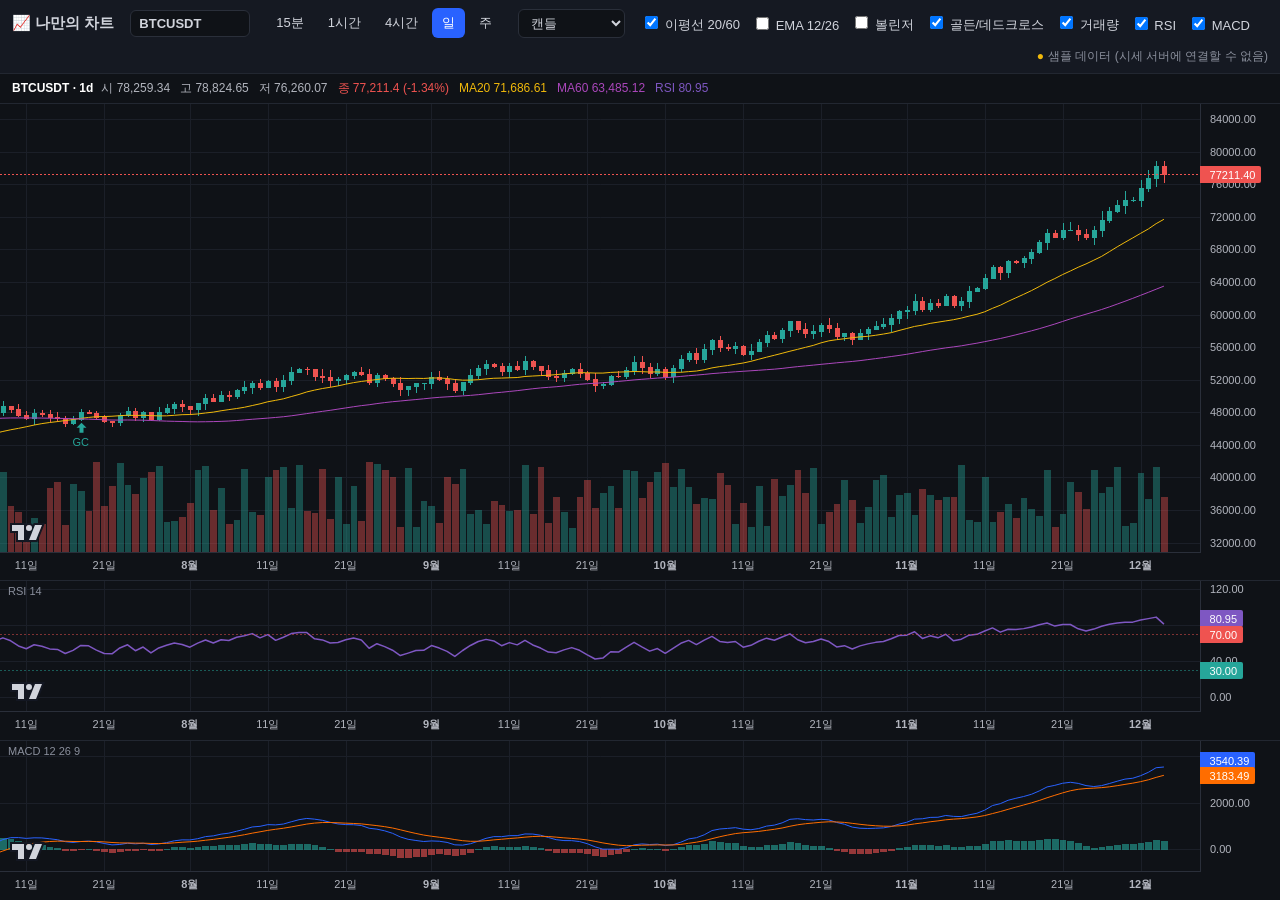
<file: index.html>
<!DOCTYPE html>
<html lang="ko">
<head>
  <meta charset="UTF-8" />
  <meta name="viewport" content="width=device-width, initial-scale=1" />
  <title>나만의 차트</title>
  <link rel="stylesheet" href="css/style.css" />
</head>
<body>
  <header class="toolbar">
    <div class="brand">📈 나만의 차트</div>

    <div class="group">
      <input id="symbol" list="symbols" value="BTCUSDT" spellcheck="false" />
      <datalist id="symbols">
        <option value="BTCUSDT"></option>
        <option value="ETHUSDT"></option>
        <option value="SOLUSDT"></option>
        <option value="XRPUSDT"></option>
        <option value="DOGEUSDT"></option>
      </datalist>
    </div>

    <div class="group" id="intervals">
      <button data-interval="15m">15분</button>
      <button data-interval="1h">1시간</button>
      <button data-interval="4h">4시간</button>
      <button data-interval="1d" class="active">일</button>
      <button data-interval="1w">주</button>
    </div>

    <div class="group">
      <select id="chartType">
        <option value="candle">캔들</option>
        <option value="heikin">헤이켄 아시</option>
        <option value="line">라인</option>
      </select>
    </div>

    <div class="group indicators">
      <label><input type="checkbox" data-ind="ma" checked /> 이평선 20/60</label>
      <label><input type="checkbox" data-ind="ema" /> EMA 12/26</label>
      <label><input type="checkbox" data-ind="bb" /> 볼린저</label>
      <label><input type="checkbox" data-ind="cross" checked /> 골든/데드크로스</label>
      <label><input type="checkbox" data-ind="volume" checked /> 거래량</label>
      <label><input type="checkbox" data-ind="rsi" checked /> RSI</label>
      <label><input type="checkbox" data-ind="macd" checked /> MACD</label>
    </div>

    <div id="status" class="status"></div>
  </header>

  <div id="legend" class="legend"></div>

  <main id="panes">
    <div id="mainPane" class="pane main"></div>
    <div id="rsiPane" class="pane sub"><span class="pane-title">RSI 14</span></div>
    <div id="macdPane" class="pane sub"><span class="pane-title">MACD 12 26 9</span></div>
  </main>

  <script src="lib/lightweight-charts.standalone.production.js"></script>
  <script type="module" src="js/app.js"></script>
</body>
</html>
</file>
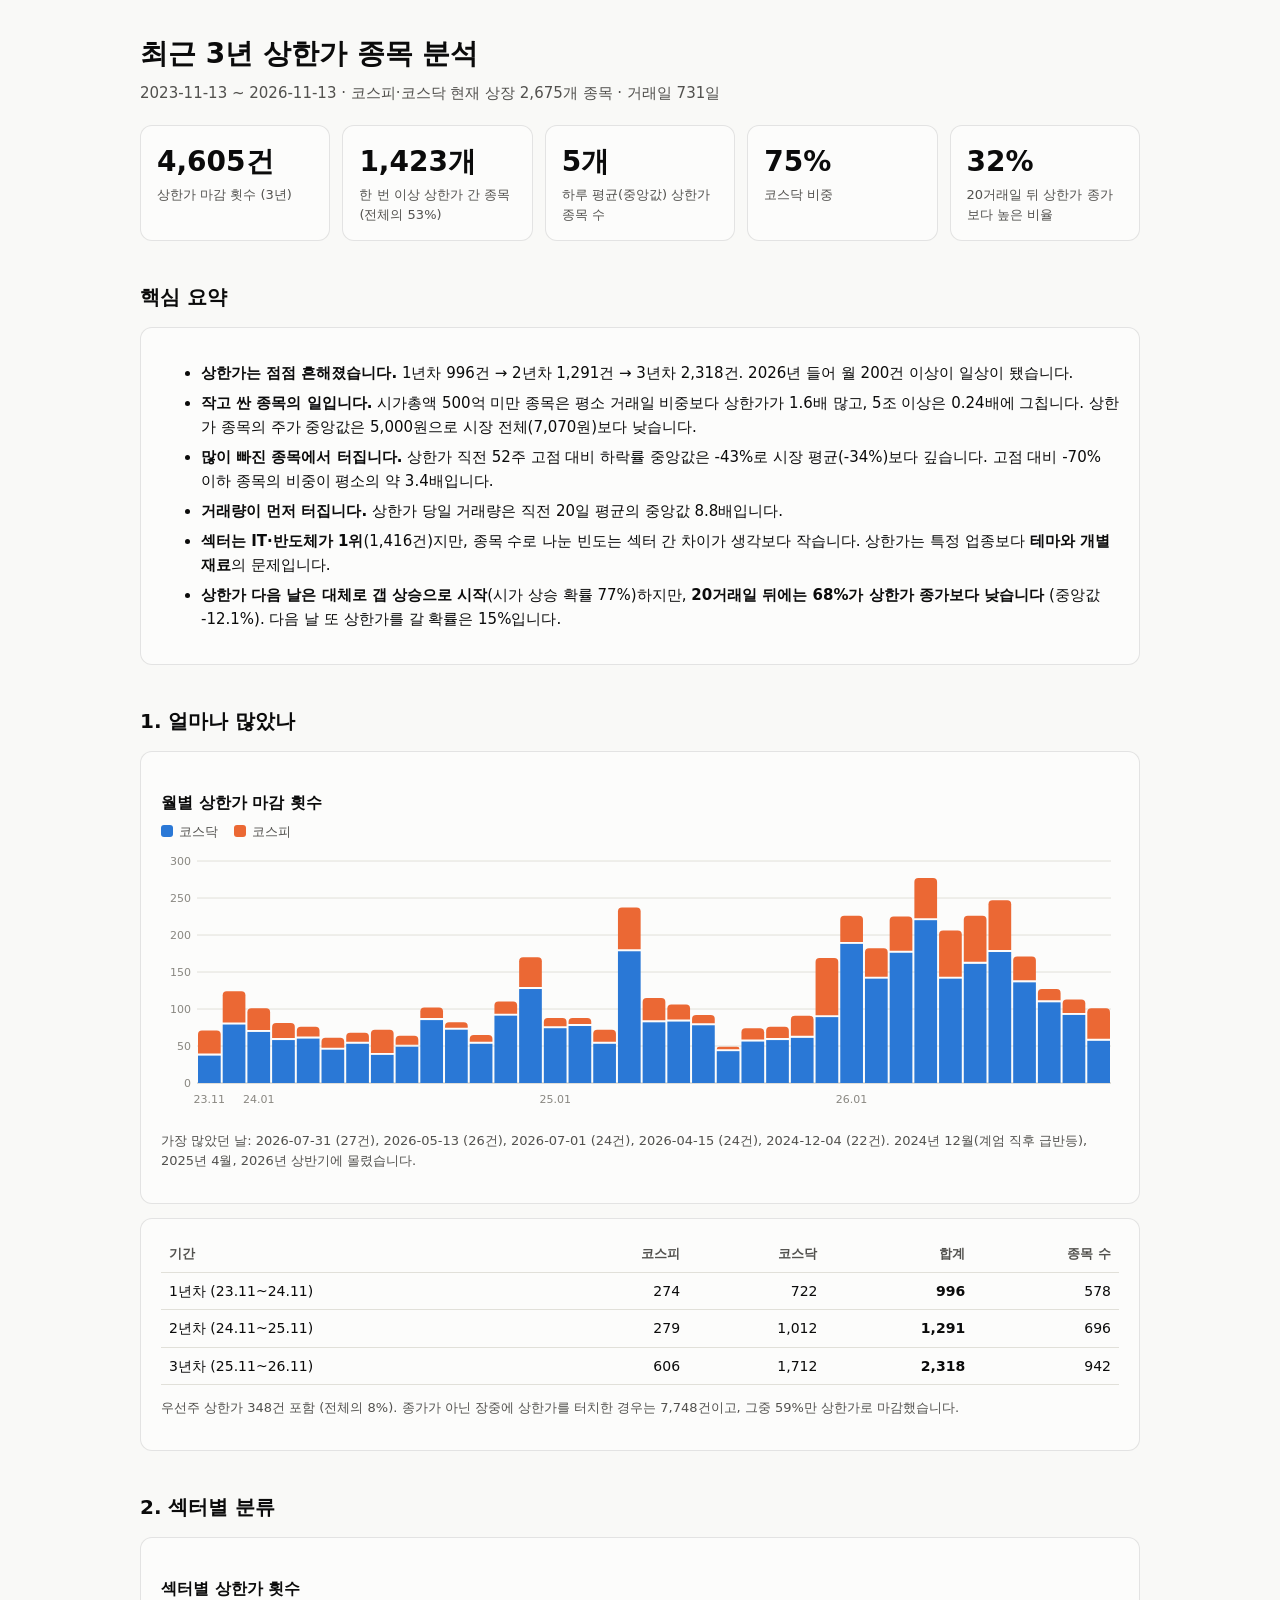
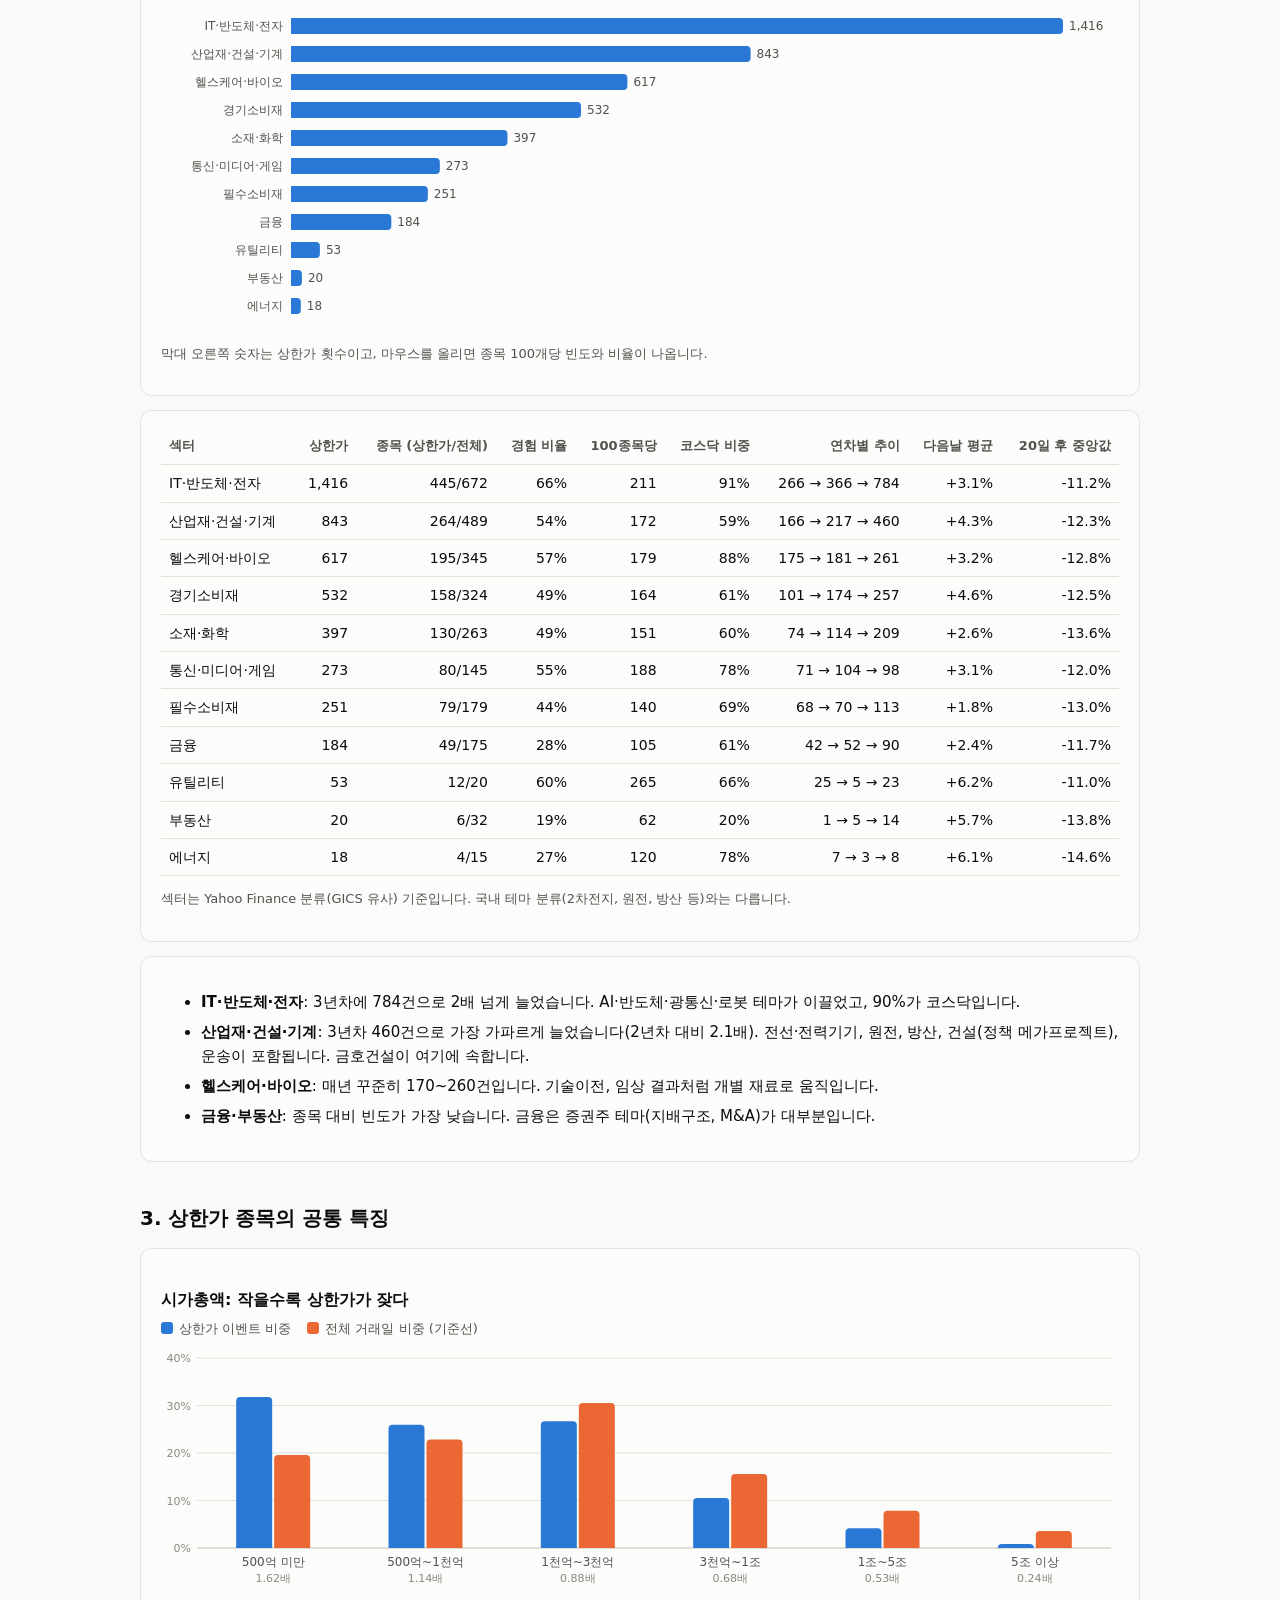
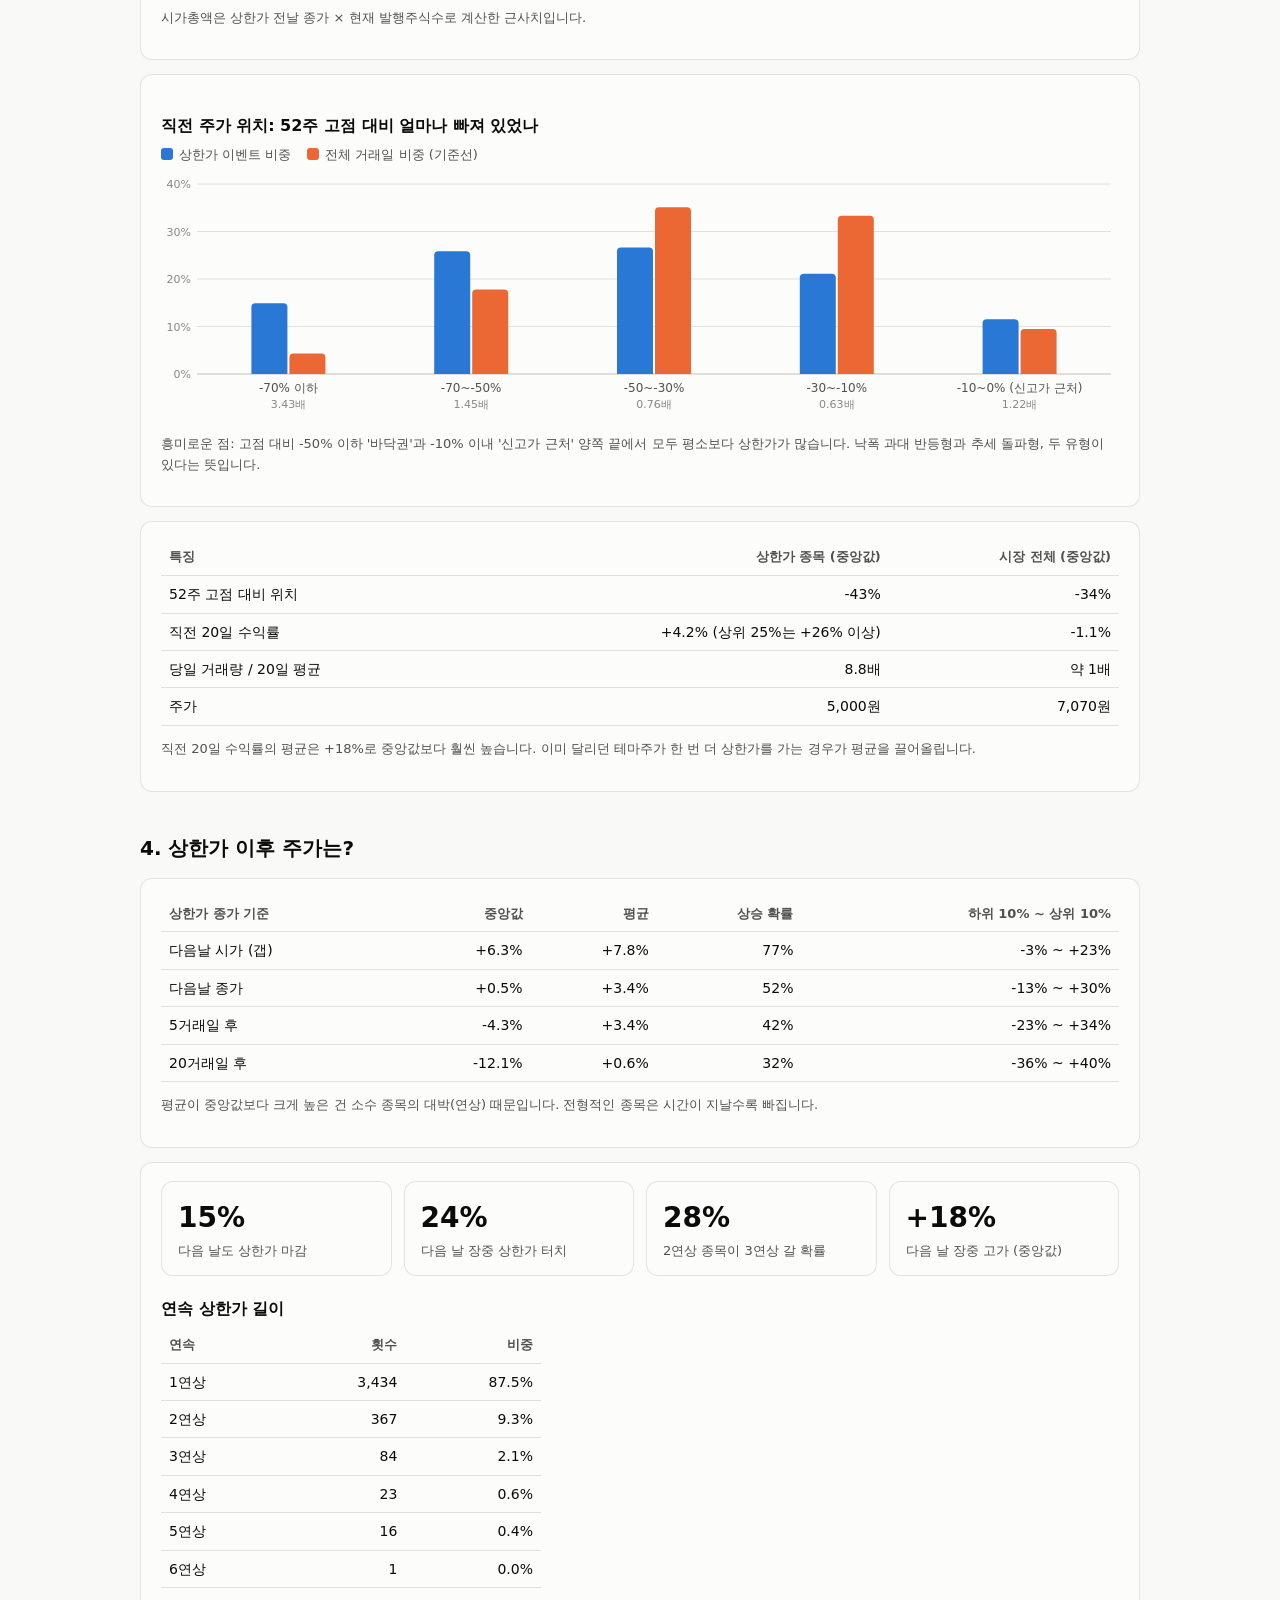
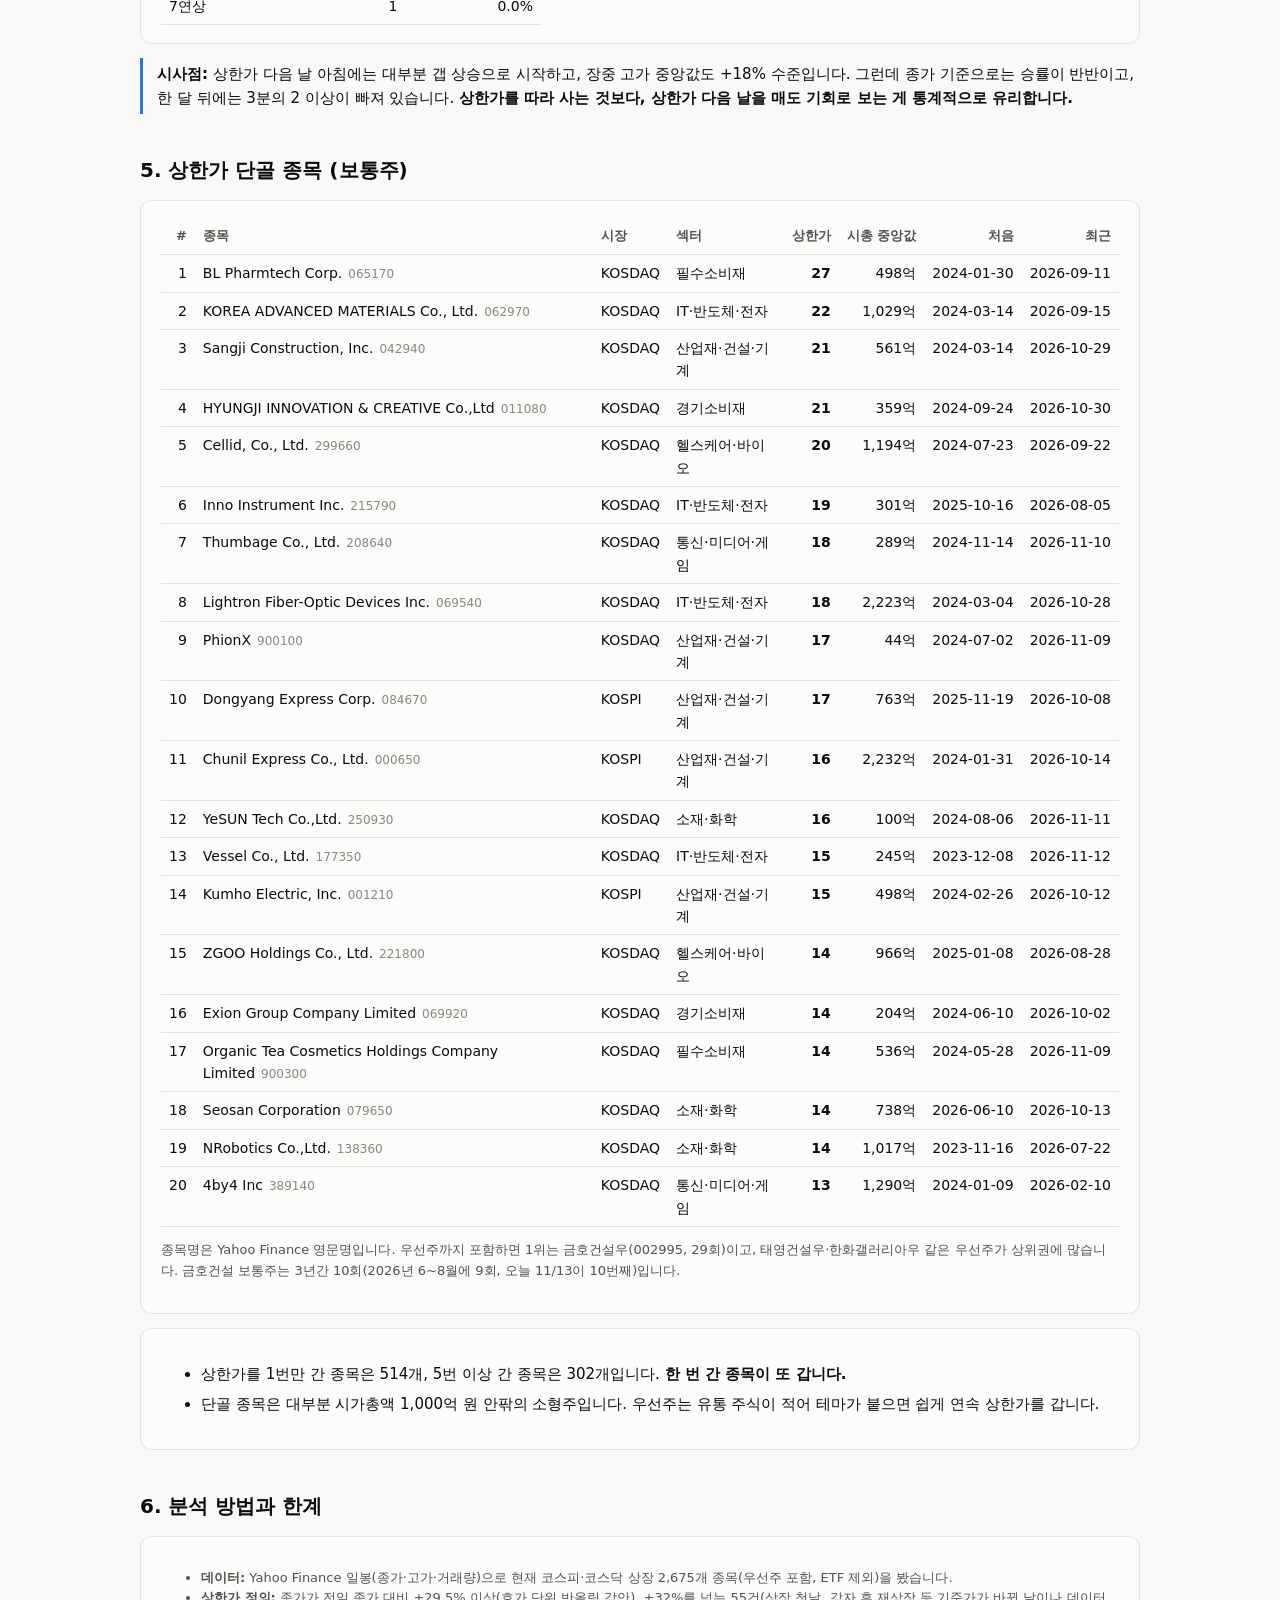
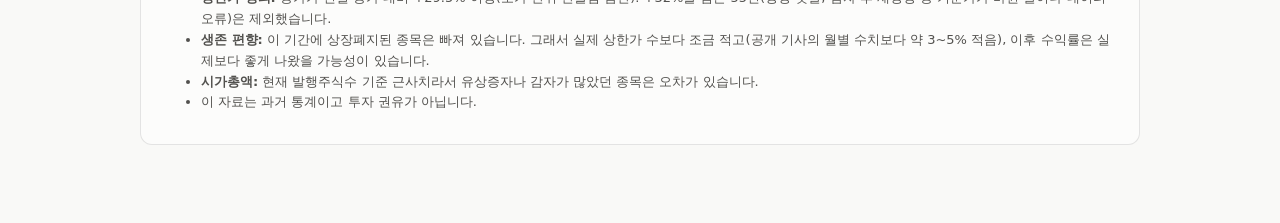
<file: report/index.html>
<!DOCTYPE html>
<html lang="ko"><head><meta charset="utf-8">
<meta name="viewport" content="width=device-width, initial-scale=1">
<title>최근 3년 상한가 종목 분석</title>
<style>
.viz-root{color-scheme:light;--surface-1:#fcfcfb;--page:#f9f9f7;--text-primary:#0b0b0b;--text-secondary:#52514e;
--muted:#898781;--grid:#e1e0d9;--axis:#c3c2b7;--border:rgba(11,11,11,.10);--series-1:#2a78d6;--series-2:#eb6834;
--good:#006300;--bad:#d03b3b}
@media (prefers-color-scheme:dark){:root:where(:not([data-theme="light"])) .viz-root{color-scheme:dark;--surface-1:#1a1a19;
--page:#0d0d0d;--text-primary:#f0efec;--text-secondary:#c3c2b7;--grid:#2c2c2a;--axis:#383835;--border:rgba(255,255,255,.10);
--series-1:#3987e5;--series-2:#d95926;--good:#0ca30c;--bad:#e66767}}
:root[data-theme="dark"] .viz-root{color-scheme:dark;--surface-1:#1a1a19;--page:#0d0d0d;--text-primary:#f0efec;
--text-secondary:#c3c2b7;--grid:#2c2c2a;--axis:#383835;--border:rgba(255,255,255,.10);--series-1:#3987e5;--series-2:#d95926;
--good:#0ca30c;--bad:#e66767}
*{box-sizing:border-box}
body{margin:0}
.viz-root{background:var(--page);color:var(--text-primary);font:15px/1.6 system-ui,-apple-system,"Segoe UI","Apple SD Gothic Neo","Malgun Gothic",sans-serif;min-height:100vh}
main{max-width:1040px;margin:0 auto;padding:32px 20px 64px}
h1{font-size:28px;margin:0 0 4px} h2{font-size:20px;margin:40px 0 8px} h3{font-size:16px;margin:20px 0 6px}
.sub{color:var(--text-secondary);margin:0 0 20px}
.card{background:var(--surface-1);border:1px solid var(--border);border-radius:12px;padding:18px 20px;margin:14px 0}
.tiles{display:grid;grid-template-columns:repeat(auto-fit,minmax(170px,1fr));gap:12px}
.tile{background:var(--surface-1);border:1px solid var(--border);border-radius:12px;padding:14px 16px}
.tile .v{font-size:28px;font-weight:650} .tile .l{color:var(--text-secondary);font-size:13px}
table{border-collapse:collapse;width:100%;font-size:14px}
th,td{padding:7px 8px;border-bottom:1px solid var(--grid);text-align:left;vertical-align:top}
th{color:var(--text-secondary);font-weight:600;font-size:13px}
td.n,th.n{text-align:right;font-variant-numeric:tabular-nums;white-space:nowrap}
.code{color:var(--muted);font-size:12px;margin-left:6px}
.scroll{overflow-x:auto}
.legend{display:flex;gap:16px;font-size:13px;color:var(--text-secondary);margin:4px 0 8px}
.legend i{display:inline-block;width:12px;height:12px;border-radius:3px;margin-right:6px;vertical-align:-1px}
.note{color:var(--text-secondary);font-size:13px}
ul.k li{margin:6px 0}
.tip{position:fixed;pointer-events:none;background:var(--surface-1);color:var(--text-primary);border:1px solid var(--border);
border-radius:8px;padding:8px 10px;font-size:13px;box-shadow:0 4px 16px rgba(0,0,0,.12);display:none;z-index:9;white-space:nowrap}
svg text{fill:var(--muted);font-size:11px;font-family:inherit}
svg .lab{fill:var(--text-secondary);font-size:12px}
.callout{border-left:3px solid var(--series-1);padding:4px 0 4px 14px;margin:12px 0}
</style></head>
<body><div class="viz-root"><main>
<h1>최근 3년 상한가 종목 분석</h1>
<p class="sub">2023-11-13 ~ 2026-11-13 · 코스피·코스닥 현재 상장 2,675개 종목 · 거래일 731일</p>

<div class="tiles">
 <div class="tile"><div class="v">4,605건</div><div class="l">상한가 마감 횟수 (3년)</div></div>
 <div class="tile"><div class="v">1,423개</div><div class="l">한 번 이상 상한가 간 종목 (전체의 53%)</div></div>
 <div class="tile"><div class="v">5개</div><div class="l">하루 평균(중앙값) 상한가 종목 수</div></div>
 <div class="tile"><div class="v">75%</div><div class="l">코스닥 비중</div></div>
 <div class="tile"><div class="v">32%</div><div class="l">20거래일 뒤 상한가 종가보다 높은 비율</div></div>
</div>

<h2>핵심 요약</h2>
<div class="card"><ul class="k">
<li><b>상한가는 점점 흔해졌습니다.</b> 1년차 996건 → 2년차 1,291건 → 3년차 2,318건. 2026년 들어 월 200건 이상이 일상이 됐습니다.</li>
<li><b>작고 싼 종목의 일입니다.</b> 시가총액 500억 미만 종목은 평소 거래일 비중보다 상한가가 1.6배 많고, 5조 이상은 0.24배에 그칩니다. 상한가 종목의 주가 중앙값은 5,000원으로 시장 전체(7,070원)보다 낮습니다.</li>
<li><b>많이 빠진 종목에서 터집니다.</b> 상한가 직전 52주 고점 대비 하락률 중앙값은 -43%로 시장 평균(-34%)보다 깊습니다. 고점 대비 -70% 이하 종목의 비중이 평소의 약 3.4배입니다.</li>
<li><b>거래량이 먼저 터집니다.</b> 상한가 당일 거래량은 직전 20일 평균의 중앙값 8.8배입니다.</li>
<li><b>섹터는 IT·반도체가 1위</b>(1,416건)지만, 종목 수로 나눈 빈도는 섹터 간 차이가 생각보다 작습니다. 상한가는 특정 업종보다 <b>테마와 개별 재료</b>의 문제입니다.</li>
<li><b>상한가 다음 날은 대체로 갭 상승으로 시작</b>(시가 상승 확률 77%)하지만, <b>20거래일 뒤에는 68%가 상한가 종가보다 낮습니다</b> (중앙값 -12.1%). 다음 날 또 상한가를 갈 확률은 15%입니다.</li>
</ul></div>

<h2>1. 얼마나 많았나</h2>
<div class="card">
<h3>월별 상한가 마감 횟수</h3>
<div class="legend"><span><i style="background:var(--series-1)"></i>코스닥</span><span><i style="background:var(--series-2)"></i>코스피</span></div>
<div id="c-month"></div>
<p class="note">가장 많았던 날: 2026-07-31 (27건), 2026-05-13 (26건), 2026-07-01 (24건), 2026-04-15 (24건), 2024-12-04 (22건). 2024년 12월(계엄 직후 급반등), 2025년 4월, 2026년 상반기에 몰렸습니다.</p>
</div>
<div class="card scroll"><table>
<tr><th>기간</th><th class=n>코스피</th><th class=n>코스닥</th><th class=n>합계</th><th class=n>종목 수</th></tr>
<tr><td>1년차 (23.11~24.11)</td><td class=n>274</td><td class=n>722</td><td class=n><b>996</b></td><td class=n>578</td></tr><tr><td>2년차 (24.11~25.11)</td><td class=n>279</td><td class=n>1,012</td><td class=n><b>1,291</b></td><td class=n>696</td></tr><tr><td>3년차 (25.11~26.11)</td><td class=n>606</td><td class=n>1,712</td><td class=n><b>2,318</b></td><td class=n>942</td></tr>
</table>
<p class="note">우선주 상한가 348건 포함 (전체의 8%). 종가가 아닌 장중에 상한가를 터치한 경우는 7,748건이고, 그중 59%만 상한가로 마감했습니다.</p>
</div>

<h2>2. 섹터별 분류</h2>
<div class="card">
<h3>섹터별 상한가 횟수</h3>
<div id="c-sector"></div>
<p class="note">막대 오른쪽 숫자는 상한가 횟수이고, 마우스를 올리면 종목 100개당 빈도와 비율이 나옵니다.</p>
</div>
<div class="card scroll"><table>
<tr><th>섹터</th><th class=n>상한가</th><th class=n>종목 (상한가/전체)</th><th class=n>경험 비율</th><th class=n>100종목당</th><th class=n>코스닥 비중</th><th class=n>연차별 추이</th><th class=n>다음날 평균</th><th class=n>20일 후 중앙값</th></tr>
<tr><td>IT·반도체·전자</td><td class=n>1,416</td><td class=n>445/672</td><td class=n>66%</td><td class=n>211</td><td class=n>91%</td><td class=n>266 → 366 → 784</td><td class=n>+3.1%</td><td class=n>-11.2%</td></tr><tr><td>산업재·건설·기계</td><td class=n>843</td><td class=n>264/489</td><td class=n>54%</td><td class=n>172</td><td class=n>59%</td><td class=n>166 → 217 → 460</td><td class=n>+4.3%</td><td class=n>-12.3%</td></tr><tr><td>헬스케어·바이오</td><td class=n>617</td><td class=n>195/345</td><td class=n>57%</td><td class=n>179</td><td class=n>88%</td><td class=n>175 → 181 → 261</td><td class=n>+3.2%</td><td class=n>-12.8%</td></tr><tr><td>경기소비재</td><td class=n>532</td><td class=n>158/324</td><td class=n>49%</td><td class=n>164</td><td class=n>61%</td><td class=n>101 → 174 → 257</td><td class=n>+4.6%</td><td class=n>-12.5%</td></tr><tr><td>소재·화학</td><td class=n>397</td><td class=n>130/263</td><td class=n>49%</td><td class=n>151</td><td class=n>60%</td><td class=n>74 → 114 → 209</td><td class=n>+2.6%</td><td class=n>-13.6%</td></tr><tr><td>통신·미디어·게임</td><td class=n>273</td><td class=n>80/145</td><td class=n>55%</td><td class=n>188</td><td class=n>78%</td><td class=n>71 → 104 → 98</td><td class=n>+3.1%</td><td class=n>-12.0%</td></tr><tr><td>필수소비재</td><td class=n>251</td><td class=n>79/179</td><td class=n>44%</td><td class=n>140</td><td class=n>69%</td><td class=n>68 → 70 → 113</td><td class=n>+1.8%</td><td class=n>-13.0%</td></tr><tr><td>금융</td><td class=n>184</td><td class=n>49/175</td><td class=n>28%</td><td class=n>105</td><td class=n>61%</td><td class=n>42 → 52 → 90</td><td class=n>+2.4%</td><td class=n>-11.7%</td></tr><tr><td>유틸리티</td><td class=n>53</td><td class=n>12/20</td><td class=n>60%</td><td class=n>265</td><td class=n>66%</td><td class=n>25 → 5 → 23</td><td class=n>+6.2%</td><td class=n>-11.0%</td></tr><tr><td>부동산</td><td class=n>20</td><td class=n>6/32</td><td class=n>19%</td><td class=n>62</td><td class=n>20%</td><td class=n>1 → 5 → 14</td><td class=n>+5.7%</td><td class=n>-13.8%</td></tr><tr><td>에너지</td><td class=n>18</td><td class=n>4/15</td><td class=n>27%</td><td class=n>120</td><td class=n>78%</td><td class=n>7 → 3 → 8</td><td class=n>+6.1%</td><td class=n>-14.6%</td></tr>
</table>
<p class="note">섹터는 Yahoo Finance 분류(GICS 유사) 기준입니다. 국내 테마 분류(2차전지, 원전, 방산 등)와는 다릅니다.</p>
</div>
<div class="card"><ul class="k">
<li><b>IT·반도체·전자</b>: 3년차에 784건으로 2배 넘게 늘었습니다. AI·반도체·광통신·로봇 테마가 이끌었고, 90%가 코스닥입니다.</li>
<li><b>산업재·건설·기계</b>: 3년차 460건으로 가장 가파르게 늘었습니다(2년차 대비 2.1배). 전선·전력기기, 원전, 방산, 건설(정책 메가프로젝트), 운송이 포함됩니다. 금호건설이 여기에 속합니다.</li>
<li><b>헬스케어·바이오</b>: 매년 꾸준히 170~260건입니다. 기술이전, 임상 결과처럼 개별 재료로 움직입니다.</li>
<li><b>금융·부동산</b>: 종목 대비 빈도가 가장 낮습니다. 금융은 증권주 테마(지배구조, M&A)가 대부분입니다.</li>
</ul></div>

<h2>3. 상한가 종목의 공통 특징</h2>
<div class="card">
<h3>시가총액: 작을수록 상한가가 잦다</h3>
<div class="legend"><span><i style="background:var(--series-1)"></i>상한가 이벤트 비중</span><span><i style="background:var(--series-2)"></i>전체 거래일 비중 (기준선)</span></div>
<div id="c-cap"></div>
<p class="note">시가총액은 상한가 전날 종가 × 현재 발행주식수로 계산한 근사치입니다.</p>
</div>
<div class="card">
<h3>직전 주가 위치: 52주 고점 대비 얼마나 빠져 있었나</h3>
<div class="legend"><span><i style="background:var(--series-1)"></i>상한가 이벤트 비중</span><span><i style="background:var(--series-2)"></i>전체 거래일 비중 (기준선)</span></div>
<div id="c-dd"></div>
<p class="note">흥미로운 점: 고점 대비 -50% 이하 '바닥권'과 -10% 이내 '신고가 근처' 양쪽 끝에서 모두 평소보다 상한가가 많습니다. 낙폭 과대 반등형과 추세 돌파형, 두 유형이 있다는 뜻입니다.</p>
</div>
<div class="card scroll"><table>
<tr><th>특징</th><th class=n>상한가 종목 (중앙값)</th><th class=n>시장 전체 (중앙값)</th></tr>
<tr><td>52주 고점 대비 위치</td><td class=n>-43%</td><td class=n>-34%</td></tr>
<tr><td>직전 20일 수익률</td><td class=n>+4.2% (상위 25%는 +26% 이상)</td><td class=n>-1.1%</td></tr>
<tr><td>당일 거래량 / 20일 평균</td><td class=n>8.8배</td><td class=n>약 1배</td></tr>
<tr><td>주가</td><td class=n>5,000원</td><td class=n>7,070원</td></tr>
</table>
<p class="note">직전 20일 수익률의 평균은 +18%로 중앙값보다 훨씬 높습니다. 이미 달리던 테마주가 한 번 더 상한가를 가는 경우가 평균을 끌어올립니다.</p>
</div>

<h2>4. 상한가 이후 주가는?</h2>
<div class="card scroll"><table>
<tr><th>상한가 종가 기준</th><th class=n>중앙값</th><th class=n>평균</th><th class=n>상승 확률</th><th class=n>하위 10% ~ 상위 10%</th></tr>
<tr><td>다음날 시가 (갭)</td><td class=n>+6.3%</td><td class=n>+7.8%</td><td class=n>77%</td><td class=n>-3% ~ +23%</td></tr><tr><td>다음날 종가</td><td class=n>+0.5%</td><td class=n>+3.4%</td><td class=n>52%</td><td class=n>-13% ~ +30%</td></tr><tr><td>5거래일 후</td><td class=n>-4.3%</td><td class=n>+3.4%</td><td class=n>42%</td><td class=n>-23% ~ +34%</td></tr><tr><td>20거래일 후</td><td class=n>-12.1%</td><td class=n>+0.6%</td><td class=n>32%</td><td class=n>-36% ~ +40%</td></tr>
</table>
<p class="note">평균이 중앙값보다 크게 높은 건 소수 종목의 대박(연상) 때문입니다. 전형적인 종목은 시간이 지날수록 빠집니다.</p>
</div>
<div class="card">
<div class="tiles">
 <div class="tile"><div class="v">15%</div><div class="l">다음 날도 상한가 마감</div></div>
 <div class="tile"><div class="v">24%</div><div class="l">다음 날 장중 상한가 터치</div></div>
 <div class="tile"><div class="v">28%</div><div class="l">2연상 종목이 3연상 갈 확률</div></div>
 <div class="tile"><div class="v">+18%</div><div class="l">다음 날 장중 고가 (중앙값)</div></div>
</div>
<h3>연속 상한가 길이</h3>
<table style="max-width:380px"><tr><th>연속</th><th class=n>횟수</th><th class=n>비중</th></tr><tr><td>1연상</td><td class=n>3,434</td><td class=n>87.5%</td></tr><tr><td>2연상</td><td class=n>367</td><td class=n>9.3%</td></tr><tr><td>3연상</td><td class=n>84</td><td class=n>2.1%</td></tr><tr><td>4연상</td><td class=n>23</td><td class=n>0.6%</td></tr><tr><td>5연상</td><td class=n>16</td><td class=n>0.4%</td></tr><tr><td>6연상</td><td class=n>1</td><td class=n>0.0%</td></tr><tr><td>7연상</td><td class=n>1</td><td class=n>0.0%</td></tr></table>
</div>
<div class="callout"><b>시사점:</b> 상한가 다음 날 아침에는 대부분 갭 상승으로 시작하고, 장중 고가 중앙값도 +18% 수준입니다. 그런데 종가 기준으로는 승률이 반반이고, 한 달 뒤에는 3분의 2 이상이 빠져 있습니다. <b>상한가를 따라 사는 것보다, 상한가 다음 날을 매도 기회로 보는 게 통계적으로 유리합니다.</b></div>

<h2>5. 상한가 단골 종목 (보통주)</h2>
<div class="card scroll"><table>
<tr><th class=n>#</th><th>종목</th><th>시장</th><th>섹터</th><th class=n>상한가</th><th class=n>시총 중앙값</th><th class=n>처음</th><th class=n>최근</th></tr>
<tr><td class=n>1</td><td>BL Pharmtech Corp.<span class=code>065170</span></td><td>KOSDAQ</td><td>필수소비재</td><td class=n><b>27</b></td><td class=n>498억</td><td class=n>2024-01-30</td><td class=n>2026-09-11</td></tr><tr><td class=n>2</td><td>KOREA ADVANCED MATERIALS Co., Ltd.<span class=code>062970</span></td><td>KOSDAQ</td><td>IT·반도체·전자</td><td class=n><b>22</b></td><td class=n>1,029억</td><td class=n>2024-03-14</td><td class=n>2026-09-15</td></tr><tr><td class=n>3</td><td>Sangji Construction, Inc.<span class=code>042940</span></td><td>KOSDAQ</td><td>산업재·건설·기계</td><td class=n><b>21</b></td><td class=n>561억</td><td class=n>2024-03-14</td><td class=n>2026-10-29</td></tr><tr><td class=n>4</td><td>HYUNGJI INNOVATION & CREATIVE Co.,Ltd<span class=code>011080</span></td><td>KOSDAQ</td><td>경기소비재</td><td class=n><b>21</b></td><td class=n>359억</td><td class=n>2024-09-24</td><td class=n>2026-10-30</td></tr><tr><td class=n>5</td><td>Cellid, Co., Ltd.<span class=code>299660</span></td><td>KOSDAQ</td><td>헬스케어·바이오</td><td class=n><b>20</b></td><td class=n>1,194억</td><td class=n>2024-07-23</td><td class=n>2026-09-22</td></tr><tr><td class=n>6</td><td>Inno Instrument Inc.<span class=code>215790</span></td><td>KOSDAQ</td><td>IT·반도체·전자</td><td class=n><b>19</b></td><td class=n>301억</td><td class=n>2025-10-16</td><td class=n>2026-08-05</td></tr><tr><td class=n>7</td><td>Thumbage Co., Ltd.<span class=code>208640</span></td><td>KOSDAQ</td><td>통신·미디어·게임</td><td class=n><b>18</b></td><td class=n>289억</td><td class=n>2024-11-14</td><td class=n>2026-11-10</td></tr><tr><td class=n>8</td><td>Lightron Fiber-Optic Devices Inc.<span class=code>069540</span></td><td>KOSDAQ</td><td>IT·반도체·전자</td><td class=n><b>18</b></td><td class=n>2,223억</td><td class=n>2024-03-04</td><td class=n>2026-10-28</td></tr><tr><td class=n>9</td><td>PhionX<span class=code>900100</span></td><td>KOSDAQ</td><td>산업재·건설·기계</td><td class=n><b>17</b></td><td class=n>44억</td><td class=n>2024-07-02</td><td class=n>2026-11-09</td></tr><tr><td class=n>10</td><td>Dongyang Express Corp.<span class=code>084670</span></td><td>KOSPI</td><td>산업재·건설·기계</td><td class=n><b>17</b></td><td class=n>763억</td><td class=n>2025-11-19</td><td class=n>2026-10-08</td></tr><tr><td class=n>11</td><td>Chunil Express Co., Ltd.<span class=code>000650</span></td><td>KOSPI</td><td>산업재·건설·기계</td><td class=n><b>16</b></td><td class=n>2,232억</td><td class=n>2024-01-31</td><td class=n>2026-10-14</td></tr><tr><td class=n>12</td><td>YeSUN Tech Co.,Ltd.<span class=code>250930</span></td><td>KOSDAQ</td><td>소재·화학</td><td class=n><b>16</b></td><td class=n>100억</td><td class=n>2024-08-06</td><td class=n>2026-11-11</td></tr><tr><td class=n>13</td><td>Vessel Co., Ltd.<span class=code>177350</span></td><td>KOSDAQ</td><td>IT·반도체·전자</td><td class=n><b>15</b></td><td class=n>245억</td><td class=n>2023-12-08</td><td class=n>2026-11-12</td></tr><tr><td class=n>14</td><td>Kumho Electric, Inc.<span class=code>001210</span></td><td>KOSPI</td><td>산업재·건설·기계</td><td class=n><b>15</b></td><td class=n>498억</td><td class=n>2024-02-26</td><td class=n>2026-10-12</td></tr><tr><td class=n>15</td><td>ZGOO Holdings Co., Ltd.<span class=code>221800</span></td><td>KOSDAQ</td><td>헬스케어·바이오</td><td class=n><b>14</b></td><td class=n>966억</td><td class=n>2025-01-08</td><td class=n>2026-08-28</td></tr><tr><td class=n>16</td><td>Exion Group Company Limited<span class=code>069920</span></td><td>KOSDAQ</td><td>경기소비재</td><td class=n><b>14</b></td><td class=n>204억</td><td class=n>2024-06-10</td><td class=n>2026-10-02</td></tr><tr><td class=n>17</td><td>Organic Tea Cosmetics Holdings Company Limited<span class=code>900300</span></td><td>KOSDAQ</td><td>필수소비재</td><td class=n><b>14</b></td><td class=n>536억</td><td class=n>2024-05-28</td><td class=n>2026-11-09</td></tr><tr><td class=n>18</td><td>Seosan Corporation<span class=code>079650</span></td><td>KOSDAQ</td><td>소재·화학</td><td class=n><b>14</b></td><td class=n>738억</td><td class=n>2026-06-10</td><td class=n>2026-10-13</td></tr><tr><td class=n>19</td><td>NRobotics Co.,Ltd.<span class=code>138360</span></td><td>KOSDAQ</td><td>소재·화학</td><td class=n><b>14</b></td><td class=n>1,017억</td><td class=n>2023-11-16</td><td class=n>2026-07-22</td></tr><tr><td class=n>20</td><td>4by4 Inc<span class=code>389140</span></td><td>KOSDAQ</td><td>통신·미디어·게임</td><td class=n><b>13</b></td><td class=n>1,290억</td><td class=n>2024-01-09</td><td class=n>2026-02-10</td></tr>
</table>
<p class="note">종목명은 Yahoo Finance 영문명입니다. 우선주까지 포함하면 1위는 금호건설우(002995, 29회)이고, 태영건설우·한화갤러리아우 같은 우선주가 상위권에 많습니다. 금호건설 보통주는 3년간 10회(2026년 6~8월에 9회, 오늘 11/13이 10번째)입니다.</p>
</div>
<div class="card"><ul class="k">
<li>상한가를 1번만 간 종목은 514개, 5번 이상 간 종목은 302개입니다. <b>한 번 간 종목이 또 갑니다.</b></li>
<li>단골 종목은 대부분 시가총액 1,000억 원 안팎의 소형주입니다. 우선주는 유통 주식이 적어 테마가 붙으면 쉽게 연속 상한가를 갑니다.</li>
</ul></div>

<h2>6. 분석 방법과 한계</h2>
<div class="card note">
<ul>
<li><b>데이터:</b> Yahoo Finance 일봉(종가·고가·거래량)으로 현재 코스피·코스닥 상장 2,675개 종목(우선주 포함, ETF 제외)을 봤습니다.</li>
<li><b>상한가 정의:</b> 종가가 전일 종가 대비 +29.5% 이상(호가 단위 반올림 감안). +32%를 넘는 55건(상장 첫날, 감자 후 재상장 등 기준가가 바뀐 날이나 데이터 오류)은 제외했습니다.</li>
<li><b>생존 편향:</b> 이 기간에 상장폐지된 종목은 빠져 있습니다. 그래서 실제 상한가 수보다 조금 적고(공개 기사의 월별 수치보다 약 3~5% 적음), 이후 수익률은 실제보다 좋게 나왔을 가능성이 있습니다.</li>
<li><b>시가총액:</b> 현재 발행주식수 기준 근사치라서 유상증자나 감자가 많았던 종목은 오차가 있습니다.</li>
<li>이 자료는 과거 통계이고 투자 권유가 아닙니다.</li>
</ul></div>
</main>
<div class="tip" id="tip"></div>
</div>
<script>
const D={"months": [{"k": "2023-11", "KOSDAQ": 37, "KOSPI": 34}, {"k": "2023-12", "KOSDAQ": 79, "KOSPI": 45}, {"k": "2024-01", "KOSDAQ": 69, "KOSPI": 32}, {"k": "2024-02", "KOSDAQ": 58, "KOSPI": 23}, {"k": "2024-03", "KOSDAQ": 60, "KOSPI": 16}, {"k": "2024-04", "KOSDAQ": 45, "KOSPI": 16}, {"k": "2024-05", "KOSDAQ": 53, "KOSPI": 15}, {"k": "2024-06", "KOSDAQ": 38, "KOSPI": 34}, {"k": "2024-07", "KOSDAQ": 49, "KOSPI": 15}, {"k": "2024-08", "KOSDAQ": 85, "KOSPI": 17}, {"k": "2024-09", "KOSDAQ": 72, "KOSPI": 10}, {"k": "2024-10", "KOSDAQ": 53, "KOSPI": 12}, {"k": "2024-11", "KOSDAQ": 91, "KOSPI": 19}, {"k": "2024-12", "KOSDAQ": 127, "KOSPI": 43}, {"k": "2025-01", "KOSDAQ": 74, "KOSPI": 14}, {"k": "2025-02", "KOSDAQ": 77, "KOSPI": 11}, {"k": "2025-03", "KOSDAQ": 53, "KOSPI": 19}, {"k": "2025-04", "KOSDAQ": 178, "KOSPI": 59}, {"k": "2025-05", "KOSDAQ": 82, "KOSPI": 33}, {"k": "2025-06", "KOSDAQ": 83, "KOSPI": 23}, {"k": "2025-07", "KOSDAQ": 78, "KOSPI": 14}, {"k": "2025-08", "KOSDAQ": 43, "KOSPI": 6}, {"k": "2025-09", "KOSDAQ": 56, "KOSPI": 18}, {"k": "2025-10", "KOSDAQ": 58, "KOSPI": 18}, {"k": "2025-11", "KOSDAQ": 61, "KOSPI": 30}, {"k": "2025-12", "KOSDAQ": 89, "KOSPI": 80}, {"k": "2026-01", "KOSDAQ": 188, "KOSPI": 38}, {"k": "2026-02", "KOSDAQ": 141, "KOSPI": 41}, {"k": "2026-03", "KOSDAQ": 176, "KOSPI": 49}, {"k": "2026-04", "KOSDAQ": 220, "KOSPI": 57}, {"k": "2026-05", "KOSDAQ": 141, "KOSPI": 65}, {"k": "2026-06", "KOSDAQ": 161, "KOSPI": 65}, {"k": "2026-07", "KOSDAQ": 177, "KOSPI": 70}, {"k": "2026-08", "KOSDAQ": 136, "KOSPI": 35}, {"k": "2026-09", "KOSDAQ": 109, "KOSPI": 18}, {"k": "2026-10", "KOSDAQ": 92, "KOSPI": 21}, {"k": "2026-11", "KOSDAQ": 57, "KOSPI": 44}], "sectors": [{"name": "IT·반도체·전자", "events": 1416, "stocks": 445, "universe": 672, "hit": 0.6622, "per100": 210.7143, "kq": 0.9096, "next": 0.0315, "f20": -0.1116, "y": {"1년차 (23.11~24.11)": 266, "2년차 (24.11~25.11)": 366, "3년차 (25.11~26.11)": 784}}, {"name": "산업재·건설·기계", "events": 843, "stocks": 264, "universe": 489, "hit": 0.5399, "per100": 172.3926, "kq": 0.5884, "next": 0.0431, "f20": -0.123, "y": {"1년차 (23.11~24.11)": 166, "2년차 (24.11~25.11)": 217, "3년차 (25.11~26.11)": 460}}, {"name": "헬스케어·바이오", "events": 617, "stocks": 195, "universe": 345, "hit": 0.5652, "per100": 178.8406, "kq": 0.8817, "next": 0.0319, "f20": -0.1285, "y": {"1년차 (23.11~24.11)": 175, "2년차 (24.11~25.11)": 181, "3년차 (25.11~26.11)": 261}}, {"name": "경기소비재", "events": 532, "stocks": 158, "universe": 324, "hit": 0.4877, "per100": 164.1975, "kq": 0.6109, "next": 0.0461, "f20": -0.1246, "y": {"1년차 (23.11~24.11)": 101, "2년차 (24.11~25.11)": 174, "3년차 (25.11~26.11)": 257}}, {"name": "소재·화학", "events": 397, "stocks": 130, "universe": 263, "hit": 0.4943, "per100": 150.9506, "kq": 0.6045, "next": 0.0265, "f20": -0.1364, "y": {"1년차 (23.11~24.11)": 74, "2년차 (24.11~25.11)": 114, "3년차 (25.11~26.11)": 209}}, {"name": "통신·미디어·게임", "events": 273, "stocks": 80, "universe": 145, "hit": 0.5517, "per100": 188.2759, "kq": 0.7839, "next": 0.0314, "f20": -0.12, "y": {"1년차 (23.11~24.11)": 71, "2년차 (24.11~25.11)": 104, "3년차 (25.11~26.11)": 98}}, {"name": "필수소비재", "events": 251, "stocks": 79, "universe": 179, "hit": 0.4413, "per100": 140.2235, "kq": 0.6892, "next": 0.0185, "f20": -0.1295, "y": {"1년차 (23.11~24.11)": 68, "2년차 (24.11~25.11)": 70, "3년차 (25.11~26.11)": 113}}, {"name": "금융", "events": 184, "stocks": 49, "universe": 175, "hit": 0.28, "per100": 105.1429, "kq": 0.6141, "next": 0.0244, "f20": -0.1168, "y": {"1년차 (23.11~24.11)": 42, "2년차 (24.11~25.11)": 52, "3년차 (25.11~26.11)": 90}}, {"name": "유틸리티", "events": 53, "stocks": 12, "universe": 20, "hit": 0.6, "per100": 265.0, "kq": 0.6604, "next": 0.0621, "f20": -0.1098, "y": {"1년차 (23.11~24.11)": 25, "2년차 (24.11~25.11)": 5, "3년차 (25.11~26.11)": 23}}, {"name": "부동산", "events": 20, "stocks": 6, "universe": 32, "hit": 0.1875, "per100": 62.5, "kq": 0.2, "next": 0.0566, "f20": -0.1379, "y": {"1년차 (23.11~24.11)": 1, "2년차 (24.11~25.11)": 5, "3년차 (25.11~26.11)": 14}}, {"name": "에너지", "events": 18, "stocks": 4, "universe": 15, "hit": 0.2667, "per100": 120.0, "kq": 0.7778, "next": 0.061, "f20": -0.1465, "y": {"1년차 (23.11~24.11)": 7, "2년차 (24.11~25.11)": 3, "3년차 (25.11~26.11)": 8}}], "caps": [{"k": "500억 미만", "ev": 0.3178, "all": 0.196, "lift": 1.6213, "n": 1443}, {"k": "500억~1천억", "ev": 0.2596, "all": 0.2286, "lift": 1.1359, "n": 1179}, {"k": "1천억~3천억", "ev": 0.2671, "all": 0.3051, "lift": 0.8754, "n": 1213}, {"k": "3천억~1조", "ev": 0.1055, "all": 0.1557, "lift": 0.6773, "n": 479}, {"k": "1조~5조", "ev": 0.0414, "all": 0.0786, "lift": 0.527, "n": 188}, {"k": "5조 이상", "ev": 0.0086, "all": 0.036, "lift": 0.2386, "n": 39}], "dds": [{"k": "-70% 이하", "ev": 0.1487, "all": 0.0433}, {"k": "-70~-50%", "ev": 0.2586, "all": 0.178}, {"k": "-50~-30%", "ev": 0.2661, "all": 0.3509}, {"k": "-30~-10%", "ev": 0.2112, "all": 0.3331}, {"k": "-10~0% (신고가 근처)", "ev": 0.1153, "all": 0.0947}]};
const css=n=>getComputedStyle(document.querySelector('.viz-root')).getPropertyValue(n).trim();
const tip=document.getElementById('tip');
function showTip(e,h){tip.innerHTML=h;tip.style.display='block';const x=Math.min(e.clientX+14,innerWidth-tip.offsetWidth-8);tip.style.left=x+'px';tip.style.top=(e.clientY+14)+'px'}
function hideTip(){tip.style.display='none'}
const NS='http://www.w3.org/2000/svg';
function el(t,a,p){const e=document.createElementNS(NS,t);for(const k in a)e.setAttribute(k,a[k]);if(p)p.appendChild(e);return e}
const pct=(v,d=1)=>(v*100).toFixed(d)+'%';
function bar(x,y,w,h,fill,p,r=4){ // rounded top only
  if(h<=0)return;r=Math.min(r,w/2,h);
  return el('path',{d:`M${x},${y+h}V${y+r}Q${x},${y} ${x+r},${y}H${x+w-r}Q${x+w},${y} ${x+w},${y+r}V${y+h}Z`,fill},p)}
function hbar(x,y,w,h,fill,p,r=4){if(w<=0)return;r=Math.min(r,h/2,w);
  return el('path',{d:`M${x},${y}H${x+w-r}Q${x+w},${y} ${x+w},${y+r}V${y+h-r}Q${x+w},${y+h} ${x+w-r},${y+h}H${x}Z`,fill},p)}

function monthChart(){
  const box=document.getElementById('c-month');box.innerHTML='';
  const W=box.clientWidth,H=260,m={l:36,r:8,t:10,b:28};
  const s=el('svg',{width:W,height:H},box);
  const data=D.months,max=Math.ceil(Math.max(...data.map(d=>d.KOSDAQ+d.KOSPI))/50)*50;
  const iw=W-m.l-m.r,ih=H-m.t-m.b,bw=iw/data.length,y=v=>m.t+ih-v/max*ih;
  for(let v=0;v<=max;v+=50){el('line',{x1:m.l,x2:W-m.r,y1:y(v),y2:y(v),stroke:css(v?'--grid':'--axis')},s);
    el('text',{x:m.l-6,y:y(v)+4,'text-anchor':'end'},s).textContent=v}
  data.forEach((d,i)=>{const x=m.l+i*bw+1,w=Math.max(bw-2,2);
    const hK=d.KOSDAQ/max*ih,hP=d.KOSPI/max*ih,base=m.t+ih;
    // KOSDAQ bottom (square), KOSPI top (rounded), 2px gap
    el('rect',{x,y:base-hK,width:w,height:hK,fill:css('--series-1')},s);
    if(hP>2)bar(x,base-hK-hP,w,hP-2,css('--series-2'),s);
    if(d.k.endsWith('-01')||i===0)el('text',{x:x+w/2,y:H-8,'text-anchor':'middle'},s).textContent=d.k.slice(2).replace('-','.');
    const hit=el('rect',{x:m.l+i*bw,y:m.t,width:bw,height:ih,fill:'transparent'},s);
    hit.addEventListener('mousemove',e=>showTip(e,`<b>${d.k}</b><br>코스닥 ${d.KOSDAQ}건<br>코스피 ${d.KOSPI}건<br>합계 <b>${d.KOSDAQ+d.KOSPI}건</b>`));
    hit.addEventListener('mouseleave',hideTip)});
}
function sectorChart(){
  const box=document.getElementById('c-sector');box.innerHTML='';
  const data=D.sectors,W=box.clientWidth,row=28,m={l:130,r:56,t:4,b:4},H=m.t+m.b+row*data.length;
  const s=el('svg',{width:W,height:H},box),max=Math.max(...data.map(d=>d.events)),iw=W-m.l-m.r;
  data.forEach((d,i)=>{const y0=m.t+i*row;
    el('text',{x:m.l-8,y:y0+row/2+4,'text-anchor':'end',class:'lab'},s).textContent=d.name;
    hbar(m.l,y0+6,d.events/max*iw,row-12,css('--series-1'),s);
    el('text',{x:m.l+d.events/max*iw+6,y:y0+row/2+4,class:'lab'},s).textContent=d.events.toLocaleString();
    const hit=el('rect',{x:0,y:y0,width:W,height:row,fill:'transparent'},s);
    hit.addEventListener('mousemove',e=>showTip(e,`<b>${d.name}</b><br>상한가 ${d.events.toLocaleString()}건<br>경험 종목 ${d.stocks}/${d.universe} (${pct(d.hit,0)})<br>100종목당 ${d.per100.toFixed(0)}건 · 코스닥 ${pct(d.kq,0)}`));
    hit.addEventListener('mouseleave',hideTip)});
}
function pairChart(id,data){
  const box=document.getElementById(id);box.innerHTML='';
  const W=box.clientWidth,H=240,m={l:36,r:8,t:10,b:40},s=el('svg',{width:W,height:H},box);
  const max=Math.ceil(Math.max(...data.flatMap(d=>[d.ev,d.all]))*10)/10,iw=W-m.l-m.r,ih=H-m.t-m.b,y=v=>m.t+ih-v/max*ih;
  for(let v=0;v<=max+1e-9;v+=0.1){el('line',{x1:m.l,x2:W-m.r,y1:y(v),y2:y(v),stroke:css(v?'--grid':'--axis')},s);
    el('text',{x:m.l-6,y:y(v)+4,'text-anchor':'end'},s).textContent=Math.round(v*100)+'%'}
  const gw=iw/data.length,bw=Math.min(36,(gw-16)/2);
  data.forEach((d,i)=>{const cx=m.l+gw*i+gw/2;
    bar(cx-bw-1,y(d.ev),bw,m.t+ih-y(d.ev),css('--series-1'),s);
    bar(cx+1,y(d.all),bw,m.t+ih-y(d.all),css('--series-2'),s);
    el('text',{x:cx,y:H-22,'text-anchor':'middle',class:'lab'},s).textContent=d.k;
    el('text',{x:cx,y:H-6,'text-anchor':'middle'},s).textContent=(d.ev/d.all).toFixed(2)+'배';
    const hit=el('rect',{x:m.l+gw*i,y:m.t,width:gw,height:ih,fill:'transparent'},s);
    hit.addEventListener('mousemove',e=>showTip(e,`<b>${d.k}</b><br>상한가 비중 ${pct(d.ev)}<br>전체 거래일 비중 ${pct(d.all)}<br>배율 <b>${(d.ev/d.all).toFixed(2)}배</b>`));
    hit.addEventListener('mouseleave',hideTip)});
}
function draw(){monthChart();sectorChart();pairChart('c-cap',D.caps);pairChart('c-dd',D.dds)}
draw();addEventListener('resize',draw);
matchMedia('(prefers-color-scheme: dark)').addEventListener('change',draw);
</script></body></html>
</file>
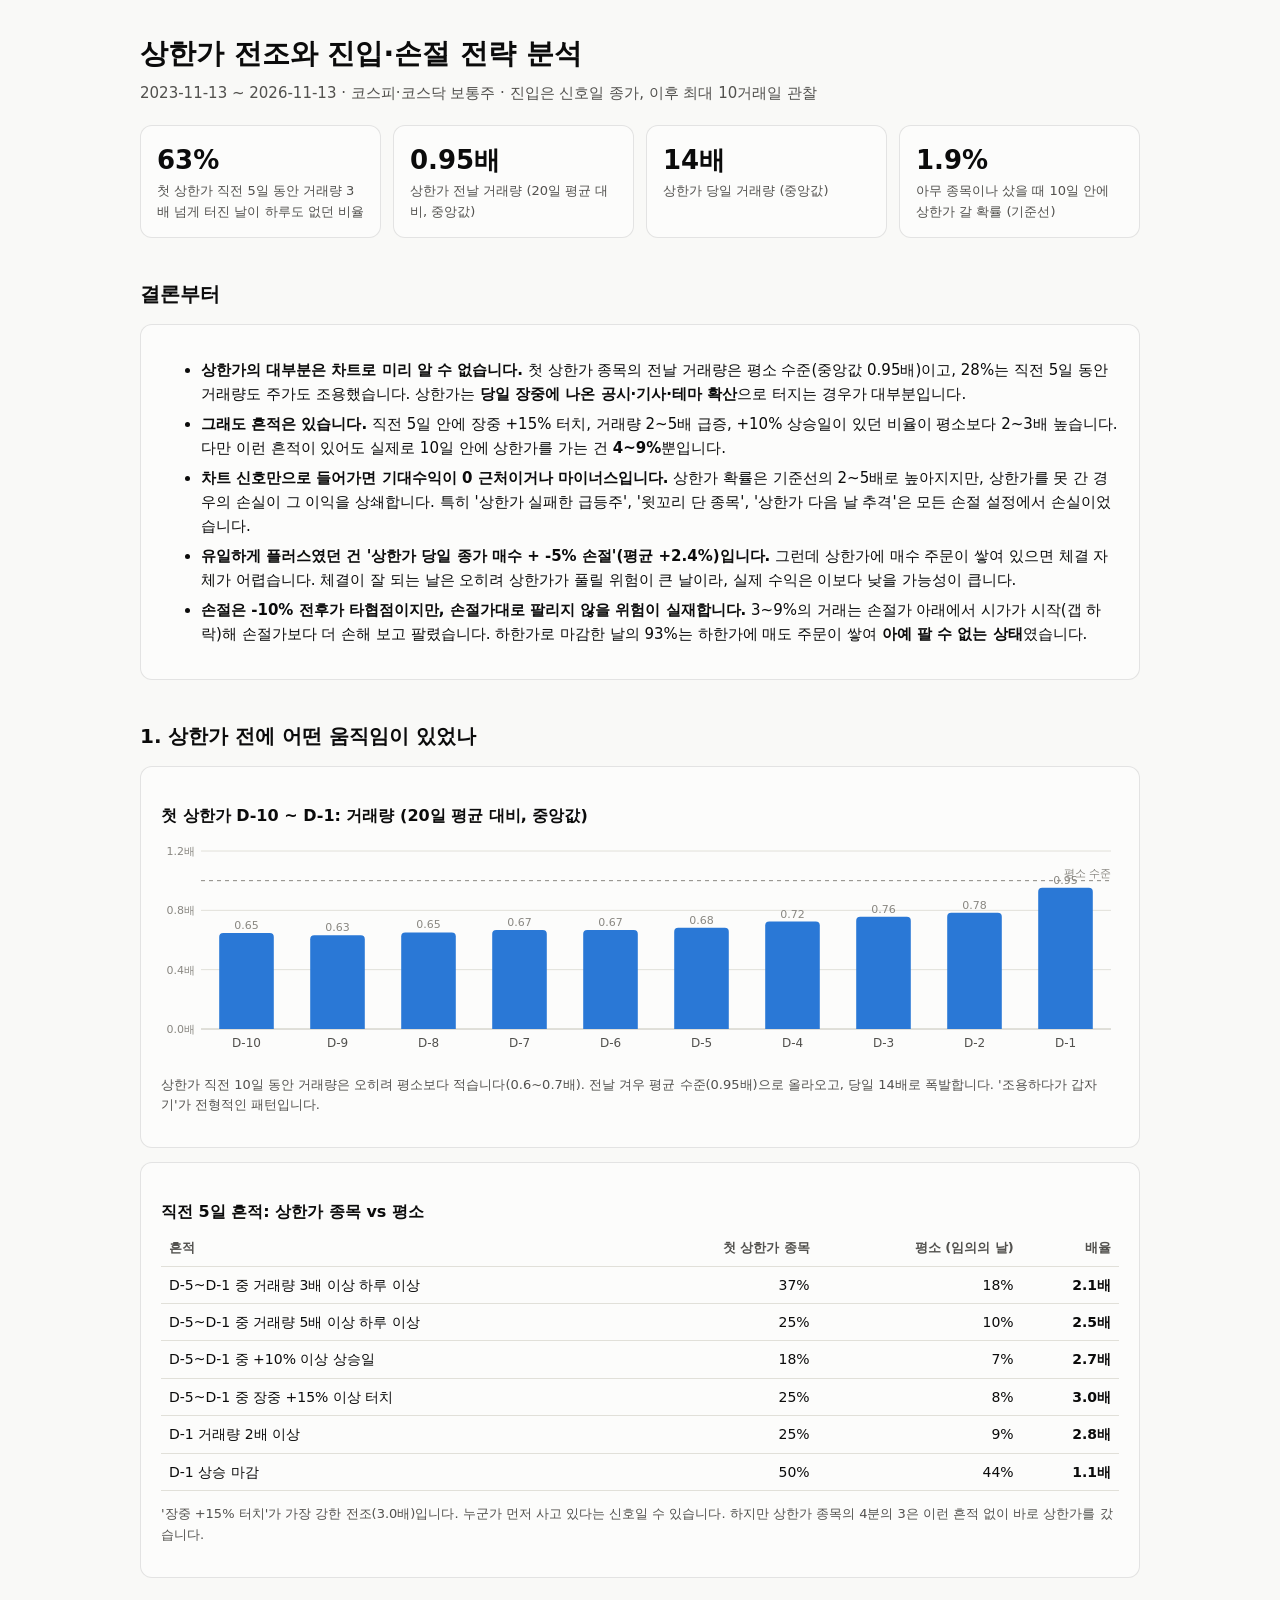
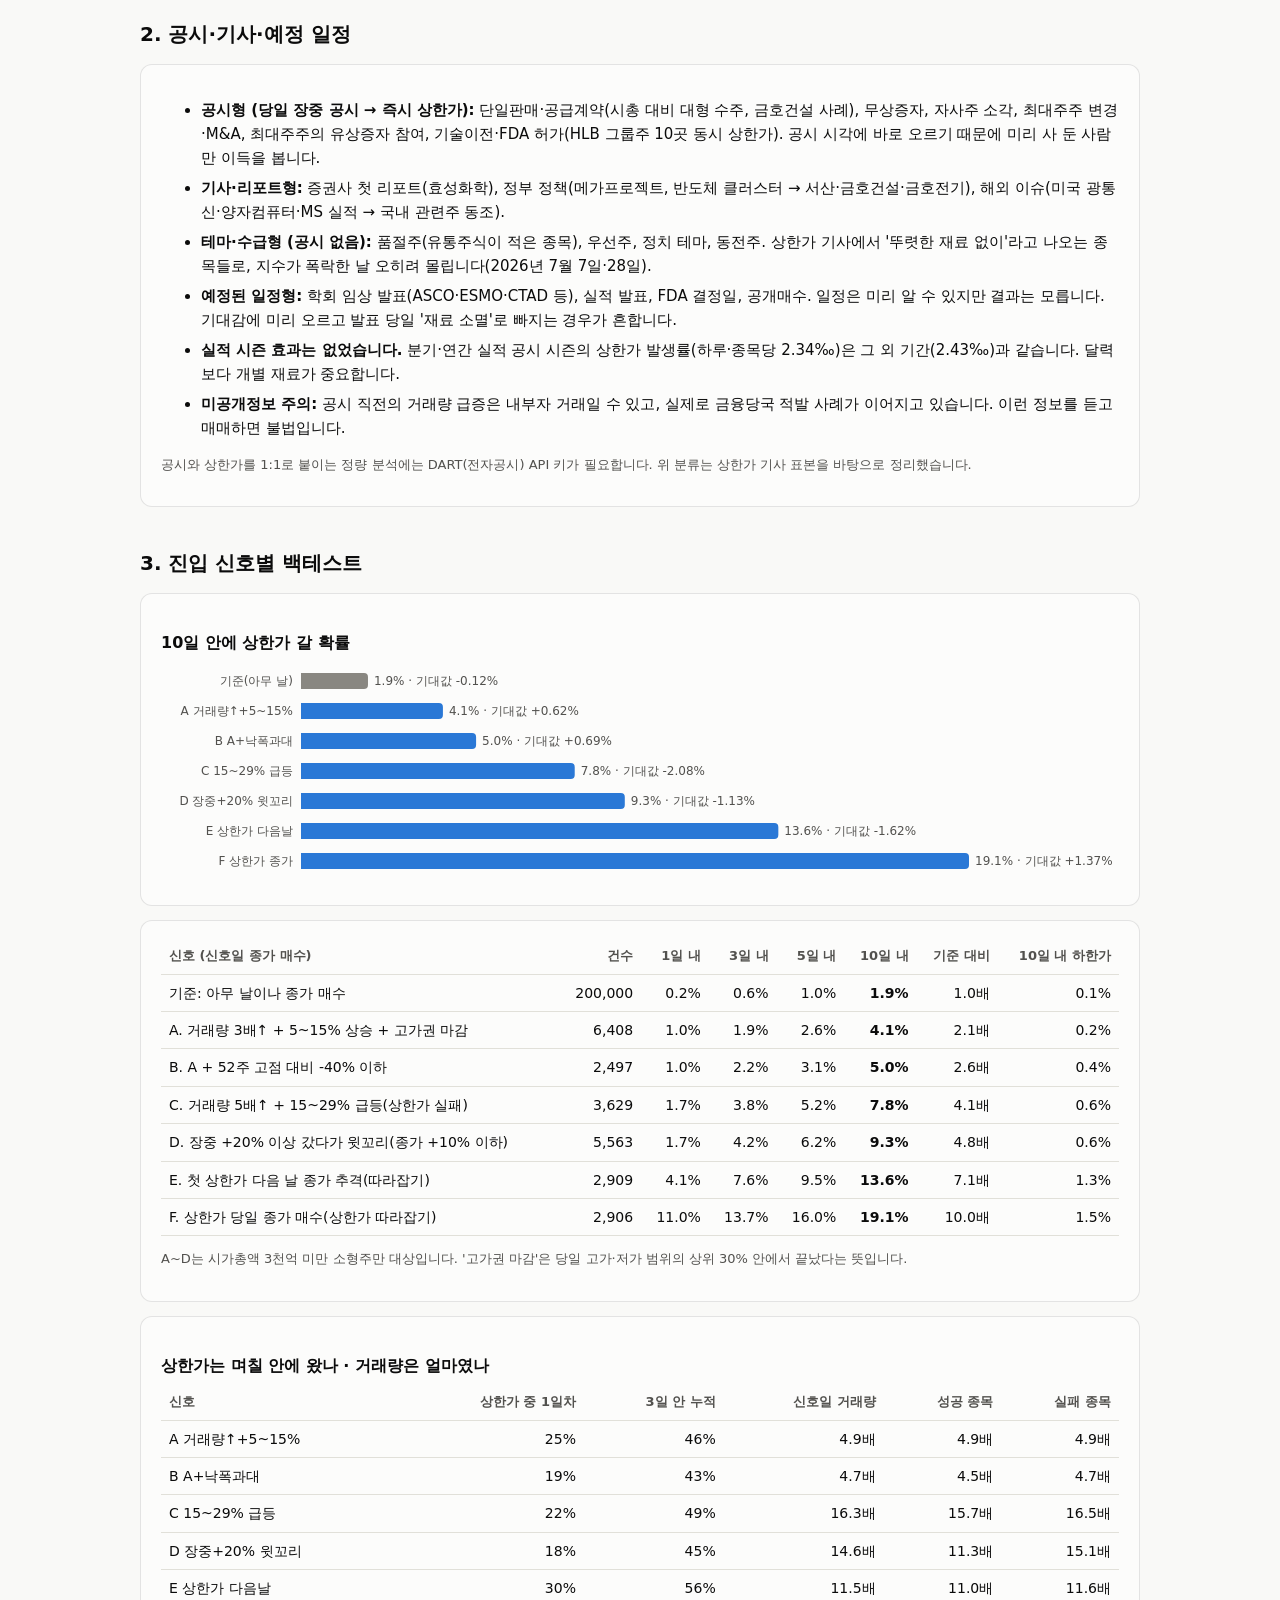
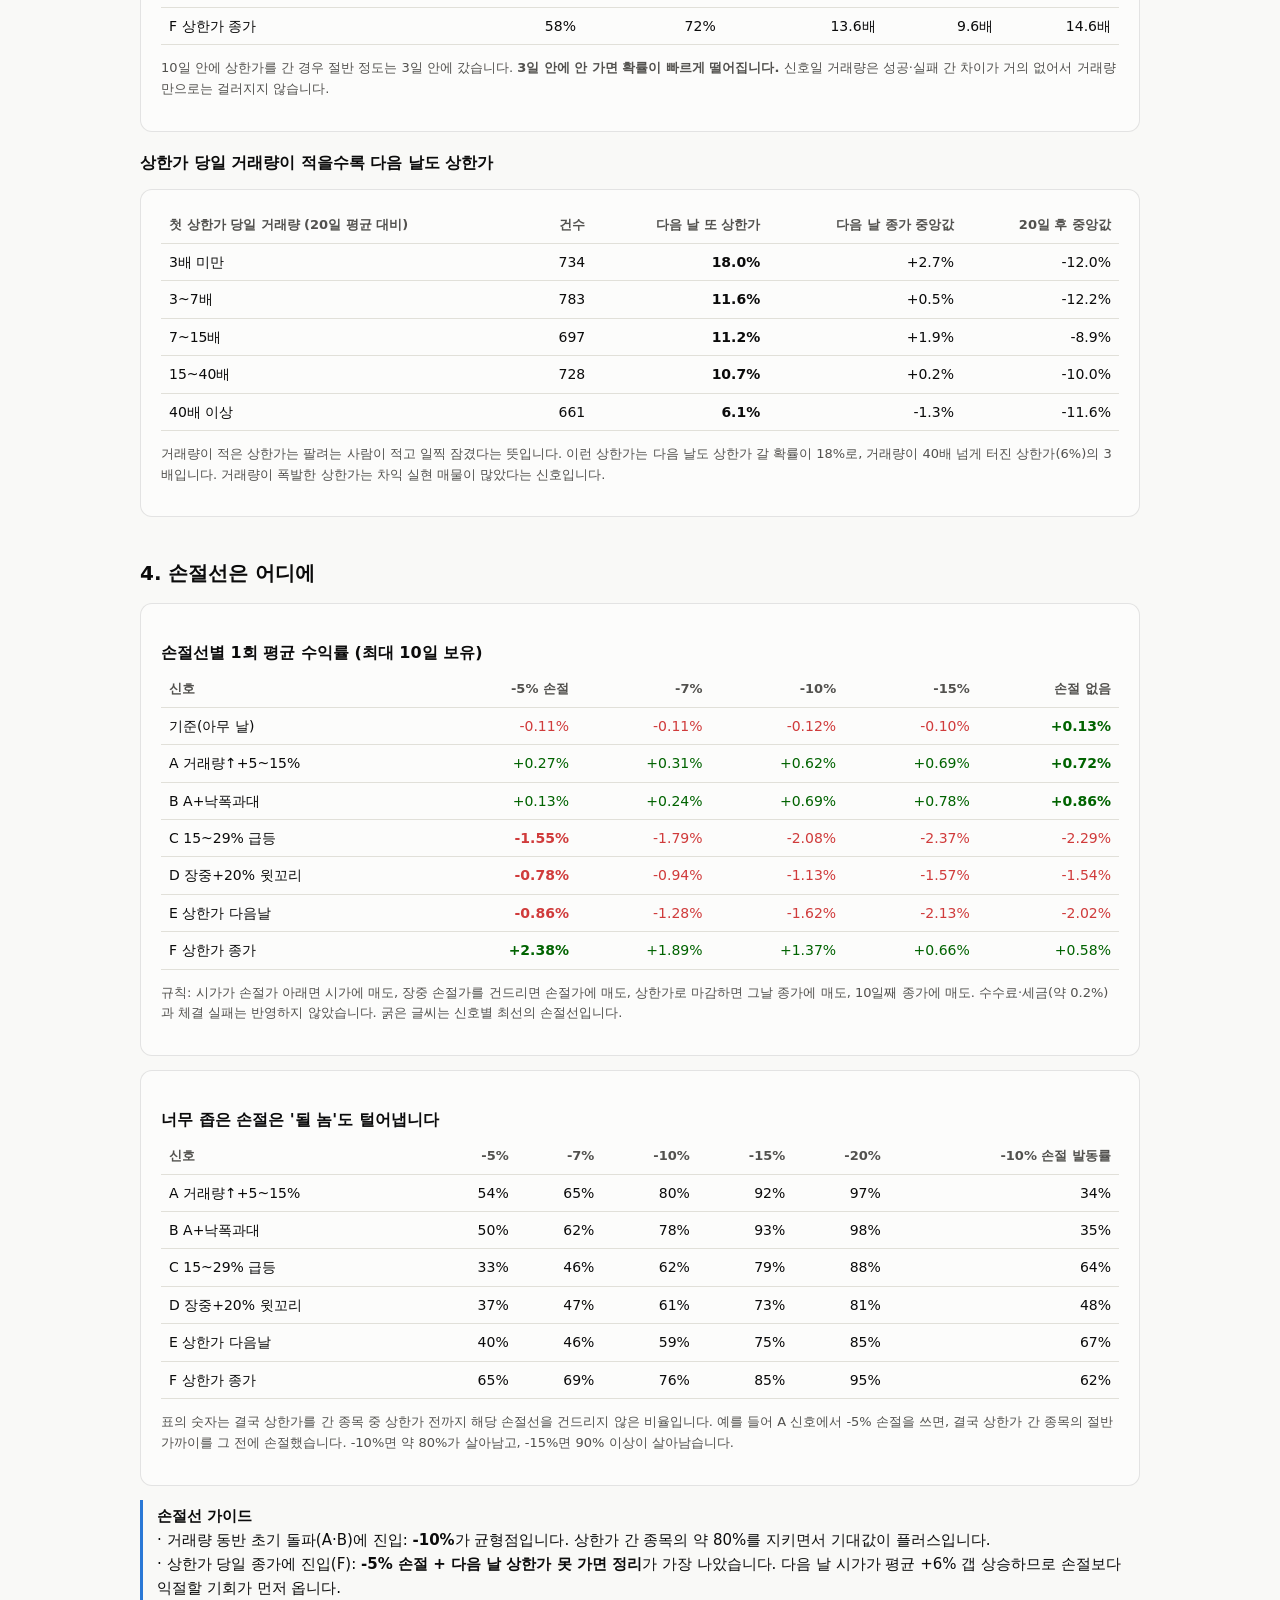
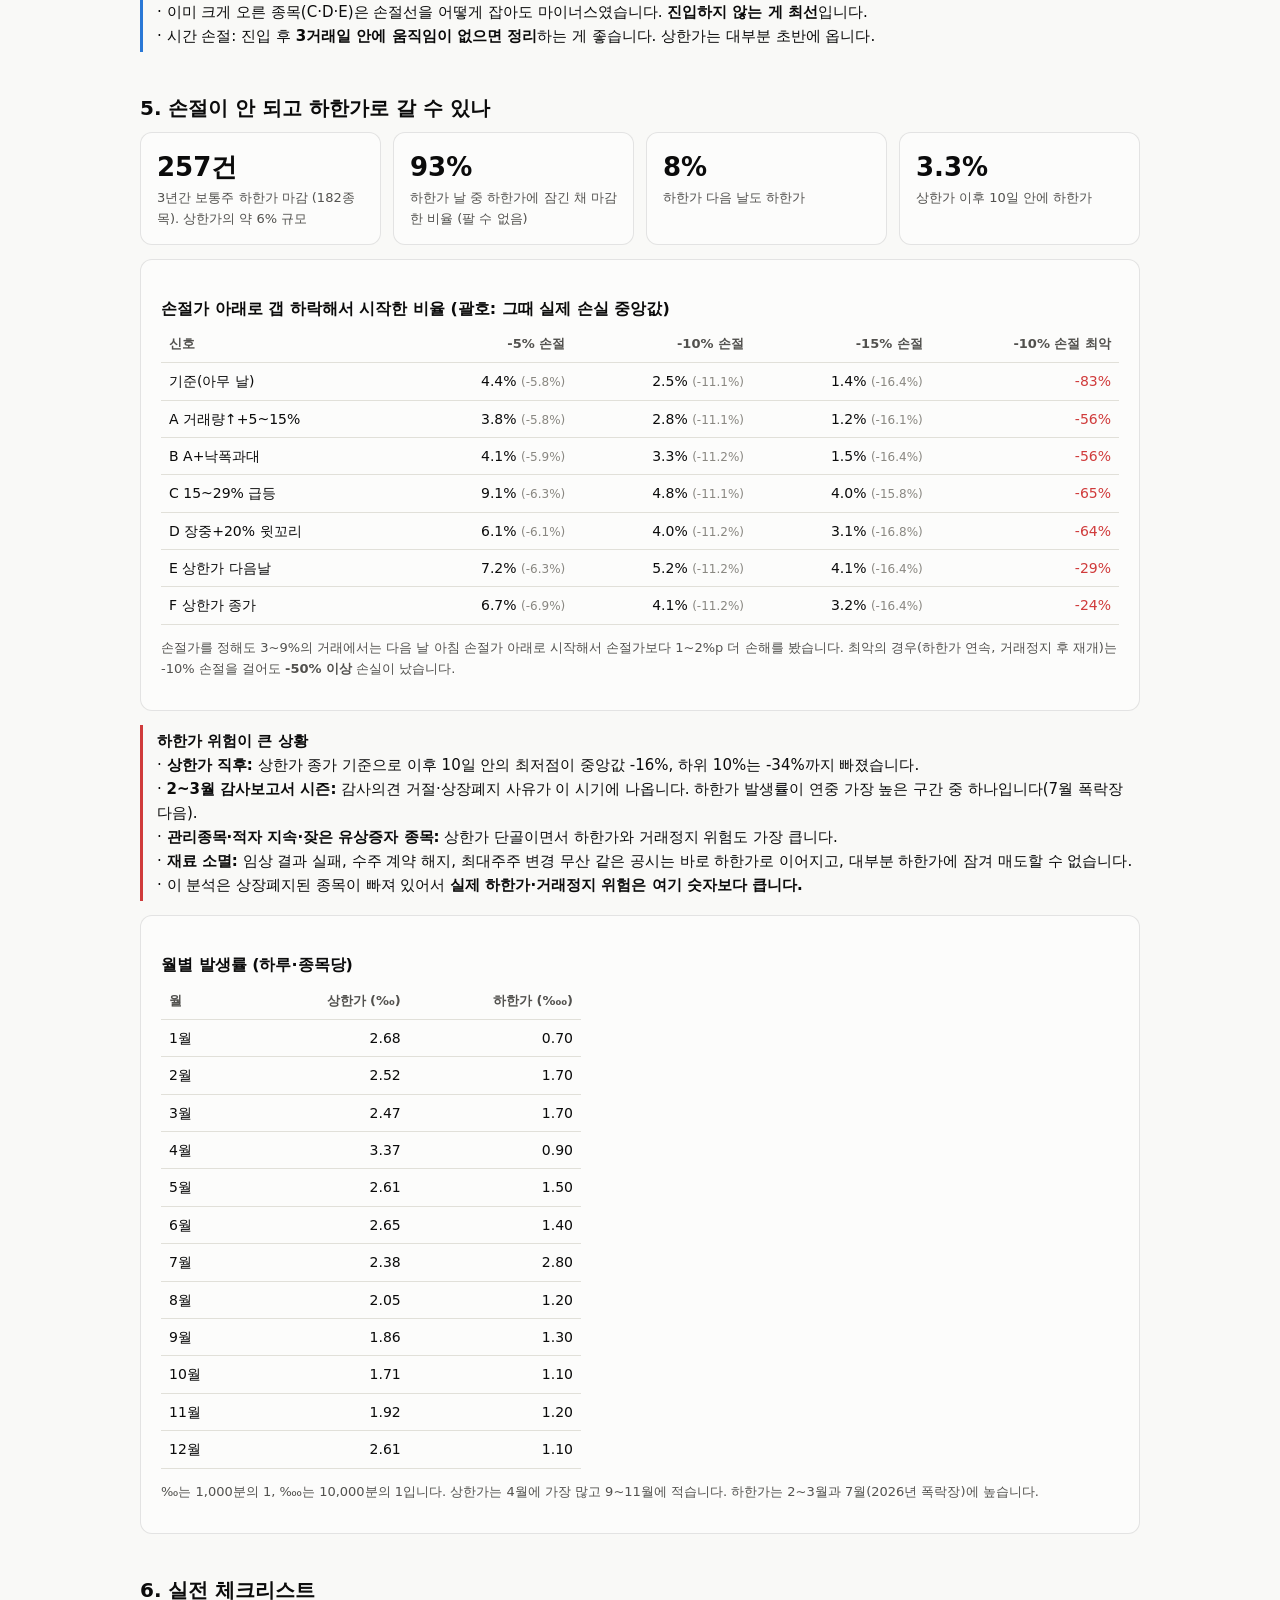
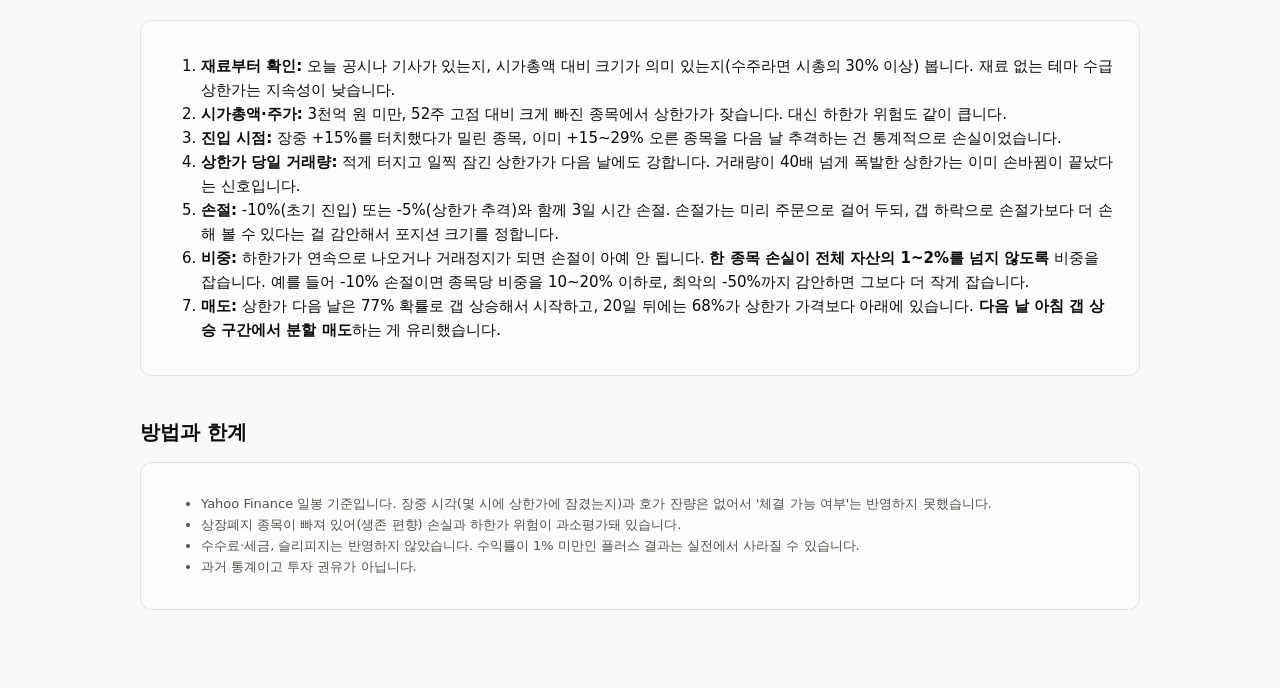
<file: report/entry.html>
<!DOCTYPE html>
<html lang="ko"><head><meta charset="utf-8"><meta name="viewport" content="width=device-width, initial-scale=1">
<title>상한가 전조와 진입·손절 전략 분석</title>
<style>
.viz-root{color-scheme:light;--surface-1:#fcfcfb;--page:#f9f9f7;--text-primary:#0b0b0b;--text-secondary:#52514e;--muted:#898781;
--grid:#e1e0d9;--axis:#c3c2b7;--border:rgba(11,11,11,.10);--series-1:#2a78d6;--series-2:#eb6834;--good:#006300;--bad:#d03b3b}
@media (prefers-color-scheme:dark){:root:where(:not([data-theme="light"])) .viz-root{color-scheme:dark;--surface-1:#1a1a19;--page:#0d0d0d;
--text-primary:#f0efec;--text-secondary:#c3c2b7;--grid:#2c2c2a;--axis:#383835;--border:rgba(255,255,255,.10);--series-1:#3987e5;--series-2:#d95926;--good:#0ca30c;--bad:#e66767}}
:root[data-theme="dark"] .viz-root{color-scheme:dark;--surface-1:#1a1a19;--page:#0d0d0d;--text-primary:#f0efec;--text-secondary:#c3c2b7;--grid:#2c2c2a;
--axis:#383835;--border:rgba(255,255,255,.10);--series-1:#3987e5;--series-2:#d95926;--good:#0ca30c;--bad:#e66767}
*{box-sizing:border-box} body{margin:0}
.viz-root{background:var(--page);color:var(--text-primary);font:15px/1.6 system-ui,-apple-system,"Segoe UI","Apple SD Gothic Neo","Malgun Gothic",sans-serif;min-height:100vh}
main{max-width:1040px;margin:0 auto;padding:32px 20px 64px}
h1{font-size:28px;margin:0 0 4px} h2{font-size:20px;margin:40px 0 8px} h3{font-size:16px;margin:18px 0 6px}
.sub{color:var(--text-secondary);margin:0 0 20px}
.card{background:var(--surface-1);border:1px solid var(--border);border-radius:12px;padding:18px 20px;margin:14px 0}
.tiles{display:grid;grid-template-columns:repeat(auto-fit,minmax(180px,1fr));gap:12px}
.tile{background:var(--surface-1);border:1px solid var(--border);border-radius:12px;padding:14px 16px}
.tile .v{font-size:26px;font-weight:650} .tile .l{color:var(--text-secondary);font-size:13px}
table{border-collapse:collapse;width:100%;font-size:14px}
th,td{padding:7px 8px;border-bottom:1px solid var(--grid);text-align:left;vertical-align:top}
th{color:var(--text-secondary);font-weight:600;font-size:13px}
td.n,th.n{text-align:right;font-variant-numeric:tabular-nums;white-space:nowrap}
td.pos{color:var(--good)} td.neg{color:var(--bad)} .dim{color:var(--muted);font-size:12px}
.scroll{overflow-x:auto} .note{color:var(--text-secondary);font-size:13px}
.legend{display:flex;gap:16px;font-size:13px;color:var(--text-secondary);margin:4px 0 8px}
.legend i{display:inline-block;width:12px;height:12px;border-radius:3px;margin-right:6px;vertical-align:-1px}
ul.k li{margin:6px 0}
.callout{border-left:3px solid var(--series-1);padding:4px 0 4px 14px;margin:12px 0}
.warn{border-left:3px solid var(--bad);padding:4px 0 4px 14px;margin:12px 0}
.tip{position:fixed;pointer-events:none;background:var(--surface-1);color:var(--text-primary);border:1px solid var(--border);border-radius:8px;padding:8px 10px;font-size:13px;box-shadow:0 4px 16px rgba(0,0,0,.12);display:none;z-index:9;white-space:nowrap}
svg text{fill:var(--muted);font-size:11px;font-family:inherit} svg .lab{fill:var(--text-secondary);font-size:12px}
</style></head><body><div class="viz-root"><main>
<h1>상한가 전조와 진입·손절 전략 분석</h1>
<p class="sub">2023-11-13 ~ 2026-11-13 · 코스피·코스닥 보통주 · 진입은 신호일 종가, 이후 최대 10거래일 관찰</p>

<div class="tiles">
 <div class="tile"><div class="v">63%</div><div class="l">첫 상한가 직전 5일 동안 거래량 3배 넘게 터진 날이 하루도 없던 비율</div></div>
 <div class="tile"><div class="v">0.95배</div><div class="l">상한가 전날 거래량 (20일 평균 대비, 중앙값)</div></div>
 <div class="tile"><div class="v">14배</div><div class="l">상한가 당일 거래량 (중앙값)</div></div>
 <div class="tile"><div class="v">1.9%</div><div class="l">아무 종목이나 샀을 때 10일 안에 상한가 갈 확률 (기준선)</div></div>
</div>

<h2>결론부터</h2>
<div class="card"><ul class="k">
<li><b>상한가의 대부분은 차트로 미리 알 수 없습니다.</b> 첫 상한가 종목의 전날 거래량은 평소 수준(중앙값 0.95배)이고, 28%는 직전 5일 동안 거래량도 주가도 조용했습니다. 상한가는 <b>당일 장중에 나온 공시·기사·테마 확산</b>으로 터지는 경우가 대부분입니다.</li>
<li><b>그래도 흔적은 있습니다.</b> 직전 5일 안에 장중 +15% 터치, 거래량 2~5배 급증, +10% 상승일이 있던 비율이 평소보다 2~3배 높습니다. 다만 이런 흔적이 있어도 실제로 10일 안에 상한가를 가는 건 <b>4~9%</b>뿐입니다.</li>
<li><b>차트 신호만으로 들어가면 기대수익이 0 근처이거나 마이너스입니다.</b> 상한가 확률은 기준선의 2~5배로 높아지지만, 상한가를 못 간 경우의 손실이 그 이익을 상쇄합니다. 특히 '상한가 실패한 급등주', '윗꼬리 단 종목', '상한가 다음 날 추격'은 모든 손절 설정에서 손실이었습니다.</li>
<li><b>유일하게 플러스였던 건 '상한가 당일 종가 매수 + -5% 손절'(평균 +2.4%)입니다.</b> 그런데 상한가에 매수 주문이 쌓여 있으면 체결 자체가 어렵습니다. 체결이 잘 되는 날은 오히려 상한가가 풀릴 위험이 큰 날이라, 실제 수익은 이보다 낮을 가능성이 큽니다.</li>
<li><b>손절은 -10% 전후가 타협점이지만, 손절가대로 팔리지 않을 위험이 실재합니다.</b> 3~9%의 거래는 손절가 아래에서 시가가 시작(갭 하락)해 손절가보다 더 손해 보고 팔렸습니다. 하한가로 마감한 날의 93%는 하한가에 매도 주문이 쌓여 <b>아예 팔 수 없는 상태</b>였습니다.</li>
</ul></div>

<h2>1. 상한가 전에 어떤 움직임이 있었나</h2>
<div class="card">
<h3>첫 상한가 D-10 ~ D-1: 거래량 (20일 평균 대비, 중앙값)</h3>
<div id="c-pre"></div>
<p class="note">상한가 직전 10일 동안 거래량은 오히려 평소보다 적습니다(0.6~0.7배). 전날 겨우 평균 수준(0.95배)으로 올라오고, 당일 14배로 폭발합니다. '조용하다가 갑자기'가 전형적인 패턴입니다.</p>
</div>
<div class="card scroll">
<h3>직전 5일 흔적: 상한가 종목 vs 평소</h3>
<table><tr><th>흔적</th><th class=n>첫 상한가 종목</th><th class=n>평소 (임의의 날)</th><th class=n>배율</th></tr><tr><td>D-5~D-1 중 거래량 3배 이상 하루 이상</td><td class=n>37%</td><td class=n>18%</td><td class=n><b>2.1배</b></td></tr><tr><td>D-5~D-1 중 거래량 5배 이상 하루 이상</td><td class=n>25%</td><td class=n>10%</td><td class=n><b>2.5배</b></td></tr><tr><td>D-5~D-1 중 +10% 이상 상승일</td><td class=n>18%</td><td class=n>7%</td><td class=n><b>2.7배</b></td></tr><tr><td>D-5~D-1 중 장중 +15% 이상 터치</td><td class=n>25%</td><td class=n>8%</td><td class=n><b>3.0배</b></td></tr><tr><td>D-1 거래량 2배 이상</td><td class=n>25%</td><td class=n>9%</td><td class=n><b>2.8배</b></td></tr><tr><td>D-1 상승 마감</td><td class=n>50%</td><td class=n>44%</td><td class=n><b>1.1배</b></td></tr></table>
<p class="note">'장중 +15% 터치'가 가장 강한 전조(3.0배)입니다. 누군가 먼저 사고 있다는 신호일 수 있습니다. 하지만 상한가 종목의 4분의 3은 이런 흔적 없이 바로 상한가를 갔습니다.</p>
</div>

<h2>2. 공시·기사·예정 일정</h2>
<div class="card"><ul class="k">
<li><b>공시형 (당일 장중 공시 → 즉시 상한가):</b> 단일판매·공급계약(시총 대비 대형 수주, 금호건설 사례), 무상증자, 자사주 소각, 최대주주 변경·M&A, 최대주주의 유상증자 참여, 기술이전·FDA 허가(HLB 그룹주 10곳 동시 상한가). 공시 시각에 바로 오르기 때문에 미리 사 둔 사람만 이득을 봅니다.</li>
<li><b>기사·리포트형:</b> 증권사 첫 리포트(효성화학), 정부 정책(메가프로젝트, 반도체 클러스터 → 서산·금호건설·금호전기), 해외 이슈(미국 광통신·양자컴퓨터·MS 실적 → 국내 관련주 동조).</li>
<li><b>테마·수급형 (공시 없음):</b> 품절주(유통주식이 적은 종목), 우선주, 정치 테마, 동전주. 상한가 기사에서 '뚜렷한 재료 없이'라고 나오는 종목들로, 지수가 폭락한 날 오히려 몰립니다(2026년 7월 7일·28일).</li>
<li><b>예정된 일정형:</b> 학회 임상 발표(ASCO·ESMO·CTAD 등), 실적 발표, FDA 결정일, 공개매수. 일정은 미리 알 수 있지만 결과는 모릅니다. 기대감에 미리 오르고 발표 당일 '재료 소멸'로 빠지는 경우가 흔합니다.</li>
<li><b>실적 시즌 효과는 없었습니다.</b> 분기·연간 실적 공시 시즌의 상한가 발생률(하루·종목당 2.34‰)은 그 외 기간(2.43‰)과 같습니다. 달력보다 개별 재료가 중요합니다.</li>
<li><b>미공개정보 주의:</b> 공시 직전의 거래량 급증은 내부자 거래일 수 있고, 실제로 금융당국 적발 사례가 이어지고 있습니다. 이런 정보를 듣고 매매하면 불법입니다.</li>
</ul>
<p class="note">공시와 상한가를 1:1로 붙이는 정량 분석에는 DART(전자공시) API 키가 필요합니다. 위 분류는 상한가 기사 표본을 바탕으로 정리했습니다.</p></div>

<h2>3. 진입 신호별 백테스트</h2>
<div class="card">
<h3>10일 안에 상한가 갈 확률</h3>
<div id="c-sig"></div>
</div>
<div class="card scroll"><table>
<tr><th>신호 (신호일 종가 매수)</th><th class=n>건수</th><th class=n>1일 내</th><th class=n>3일 내</th><th class=n>5일 내</th><th class=n>10일 내</th><th class=n>기준 대비</th><th class=n>10일 내 하한가</th></tr>
<tr><td>기준: 아무 날이나 종가 매수</td><td class=n>200,000</td><td class=n>0.2%</td><td class=n>0.6%</td><td class=n>1.0%</td><td class=n><b>1.9%</b></td><td class=n>1.0배</td><td class=n>0.1%</td></tr><tr><td>A. 거래량 3배↑ + 5~15% 상승 + 고가권 마감</td><td class=n>6,408</td><td class=n>1.0%</td><td class=n>1.9%</td><td class=n>2.6%</td><td class=n><b>4.1%</b></td><td class=n>2.1배</td><td class=n>0.2%</td></tr><tr><td>B. A + 52주 고점 대비 -40% 이하</td><td class=n>2,497</td><td class=n>1.0%</td><td class=n>2.2%</td><td class=n>3.1%</td><td class=n><b>5.0%</b></td><td class=n>2.6배</td><td class=n>0.4%</td></tr><tr><td>C. 거래량 5배↑ + 15~29% 급등(상한가 실패)</td><td class=n>3,629</td><td class=n>1.7%</td><td class=n>3.8%</td><td class=n>5.2%</td><td class=n><b>7.8%</b></td><td class=n>4.1배</td><td class=n>0.6%</td></tr><tr><td>D. 장중 +20% 이상 갔다가 윗꼬리(종가 +10% 이하)</td><td class=n>5,563</td><td class=n>1.7%</td><td class=n>4.2%</td><td class=n>6.2%</td><td class=n><b>9.3%</b></td><td class=n>4.8배</td><td class=n>0.6%</td></tr><tr><td>E. 첫 상한가 다음 날 종가 추격(따라잡기)</td><td class=n>2,909</td><td class=n>4.1%</td><td class=n>7.6%</td><td class=n>9.5%</td><td class=n><b>13.6%</b></td><td class=n>7.1배</td><td class=n>1.3%</td></tr><tr><td>F. 상한가 당일 종가 매수(상한가 따라잡기)</td><td class=n>2,906</td><td class=n>11.0%</td><td class=n>13.7%</td><td class=n>16.0%</td><td class=n><b>19.1%</b></td><td class=n>10.0배</td><td class=n>1.5%</td></tr></table>
<p class="note">A~D는 시가총액 3천억 미만 소형주만 대상입니다. '고가권 마감'은 당일 고가·저가 범위의 상위 30% 안에서 끝났다는 뜻입니다.</p>
</div>
<div class="card scroll">
<h3>상한가는 며칠 안에 왔나 · 거래량은 얼마였나</h3>
<table><tr><th>신호</th><th class=n>상한가 중 1일차</th><th class=n>3일 안 누적</th><th class=n>신호일 거래량</th><th class=n>성공 종목</th><th class=n>실패 종목</th></tr><tr><td>A 거래량↑+5~15%</td><td class=n>25%</td><td class=n>46%</td><td class=n>4.9배</td><td class=n>4.9배</td><td class=n>4.9배</td></tr><tr><td>B A+낙폭과대</td><td class=n>19%</td><td class=n>43%</td><td class=n>4.7배</td><td class=n>4.5배</td><td class=n>4.7배</td></tr><tr><td>C 15~29% 급등</td><td class=n>22%</td><td class=n>49%</td><td class=n>16.3배</td><td class=n>15.7배</td><td class=n>16.5배</td></tr><tr><td>D 장중+20% 윗꼬리</td><td class=n>18%</td><td class=n>45%</td><td class=n>14.6배</td><td class=n>11.3배</td><td class=n>15.1배</td></tr><tr><td>E 상한가 다음날</td><td class=n>30%</td><td class=n>56%</td><td class=n>11.5배</td><td class=n>11.0배</td><td class=n>11.6배</td></tr><tr><td>F 상한가 종가</td><td class=n>58%</td><td class=n>72%</td><td class=n>13.6배</td><td class=n>9.6배</td><td class=n>14.6배</td></tr></table>
<p class="note">10일 안에 상한가를 간 경우 절반 정도는 3일 안에 갔습니다. <b>3일 안에 안 가면 확률이 빠르게 떨어집니다.</b> 신호일 거래량은 성공·실패 간 차이가 거의 없어서 거래량만으로는 걸러지지 않습니다.</p>
</div>

<h3>상한가 당일 거래량이 적을수록 다음 날도 상한가</h3>
<div class="card scroll"><table>
<tr><th>첫 상한가 당일 거래량 (20일 평균 대비)</th><th class=n>건수</th><th class=n>다음 날 또 상한가</th><th class=n>다음 날 종가 중앙값</th><th class=n>20일 후 중앙값</th></tr><tr><td>3배 미만</td><td class=n>734</td><td class=n><b>18.0%</b></td><td class=n>+2.7%</td><td class=n>-12.0%</td></tr><tr><td>3~7배</td><td class=n>783</td><td class=n><b>11.6%</b></td><td class=n>+0.5%</td><td class=n>-12.2%</td></tr><tr><td>7~15배</td><td class=n>697</td><td class=n><b>11.2%</b></td><td class=n>+1.9%</td><td class=n>-8.9%</td></tr><tr><td>15~40배</td><td class=n>728</td><td class=n><b>10.7%</b></td><td class=n>+0.2%</td><td class=n>-10.0%</td></tr><tr><td>40배 이상</td><td class=n>661</td><td class=n><b>6.1%</b></td><td class=n>-1.3%</td><td class=n>-11.6%</td></tr></table>
<p class="note">거래량이 적은 상한가는 팔려는 사람이 적고 일찍 잠겼다는 뜻입니다. 이런 상한가는 다음 날도 상한가 갈 확률이 18%로, 거래량이 40배 넘게 터진 상한가(6%)의 3배입니다. 거래량이 폭발한 상한가는 차익 실현 매물이 많았다는 신호입니다.</p></div>

<h2>4. 손절선은 어디에</h2>
<div class="card scroll">
<h3>손절선별 1회 평균 수익률 (최대 10일 보유)</h3>
<table><tr><th>신호</th><th class=n>-5% 손절</th><th class=n>-7%</th><th class=n>-10%</th><th class=n>-15%</th><th class=n>손절 없음</th></tr><tr><td>기준(아무 날)</td><td class='n neg'>-0.11%</td><td class='n neg'>-0.11%</td><td class='n neg'>-0.12%</td><td class='n neg'>-0.10%</td><td class='n pos'><b>+0.13%</b></td></tr><tr><td>A 거래량↑+5~15%</td><td class='n pos'>+0.27%</td><td class='n pos'>+0.31%</td><td class='n pos'>+0.62%</td><td class='n pos'>+0.69%</td><td class='n pos'><b>+0.72%</b></td></tr><tr><td>B A+낙폭과대</td><td class='n pos'>+0.13%</td><td class='n pos'>+0.24%</td><td class='n pos'>+0.69%</td><td class='n pos'>+0.78%</td><td class='n pos'><b>+0.86%</b></td></tr><tr><td>C 15~29% 급등</td><td class='n neg'><b>-1.55%</b></td><td class='n neg'>-1.79%</td><td class='n neg'>-2.08%</td><td class='n neg'>-2.37%</td><td class='n neg'>-2.29%</td></tr><tr><td>D 장중+20% 윗꼬리</td><td class='n neg'><b>-0.78%</b></td><td class='n neg'>-0.94%</td><td class='n neg'>-1.13%</td><td class='n neg'>-1.57%</td><td class='n neg'>-1.54%</td></tr><tr><td>E 상한가 다음날</td><td class='n neg'><b>-0.86%</b></td><td class='n neg'>-1.28%</td><td class='n neg'>-1.62%</td><td class='n neg'>-2.13%</td><td class='n neg'>-2.02%</td></tr><tr><td>F 상한가 종가</td><td class='n pos'><b>+2.38%</b></td><td class='n pos'>+1.89%</td><td class='n pos'>+1.37%</td><td class='n pos'>+0.66%</td><td class='n pos'>+0.58%</td></tr></table>
<p class="note">규칙: 시가가 손절가 아래면 시가에 매도, 장중 손절가를 건드리면 손절가에 매도, 상한가로 마감하면 그날 종가에 매도, 10일째 종가에 매도. 수수료·세금(약 0.2%)과 체결 실패는 반영하지 않았습니다. 굵은 글씨는 신호별 최선의 손절선입니다.</p>
</div>
<div class="card scroll">
<h3>너무 좁은 손절은 '될 놈'도 털어냅니다</h3>
<table><tr><th>신호</th><th class=n>-5%</th><th class=n>-7%</th><th class=n>-10%</th><th class=n>-15%</th><th class=n>-20%</th><th class=n>-10% 손절 발동률</th></tr><tr><td>A 거래량↑+5~15%</td><td class=n>54%</td><td class=n>65%</td><td class=n>80%</td><td class=n>92%</td><td class=n>97%</td><td class=n>34%</td></tr><tr><td>B A+낙폭과대</td><td class=n>50%</td><td class=n>62%</td><td class=n>78%</td><td class=n>93%</td><td class=n>98%</td><td class=n>35%</td></tr><tr><td>C 15~29% 급등</td><td class=n>33%</td><td class=n>46%</td><td class=n>62%</td><td class=n>79%</td><td class=n>88%</td><td class=n>64%</td></tr><tr><td>D 장중+20% 윗꼬리</td><td class=n>37%</td><td class=n>47%</td><td class=n>61%</td><td class=n>73%</td><td class=n>81%</td><td class=n>48%</td></tr><tr><td>E 상한가 다음날</td><td class=n>40%</td><td class=n>46%</td><td class=n>59%</td><td class=n>75%</td><td class=n>85%</td><td class=n>67%</td></tr><tr><td>F 상한가 종가</td><td class=n>65%</td><td class=n>69%</td><td class=n>76%</td><td class=n>85%</td><td class=n>95%</td><td class=n>62%</td></tr></table>
<p class="note">표의 숫자는 결국 상한가를 간 종목 중 상한가 전까지 해당 손절선을 건드리지 않은 비율입니다. 예를 들어 A 신호에서 -5% 손절을 쓰면, 결국 상한가 간 종목의 절반 가까이를 그 전에 손절했습니다. -10%면 약 80%가 살아남고, -15%면 90% 이상이 살아남습니다.</p>
</div>
<div class="callout"><b>손절선 가이드</b><br>
· 거래량 동반 초기 돌파(A·B)에 진입: <b>-10%</b>가 균형점입니다. 상한가 간 종목의 약 80%를 지키면서 기대값이 플러스입니다.<br>
· 상한가 당일 종가에 진입(F): <b>-5% 손절 + 다음 날 상한가 못 가면 정리</b>가 가장 나았습니다. 다음 날 시가가 평균 +6% 갭 상승하므로 손절보다 익절할 기회가 먼저 옵니다.<br>
· 이미 크게 오른 종목(C·D·E)은 손절선을 어떻게 잡아도 마이너스였습니다. <b>진입하지 않는 게 최선</b>입니다.<br>
· 시간 손절: 진입 후 <b>3거래일 안에 움직임이 없으면 정리</b>하는 게 좋습니다. 상한가는 대부분 초반에 옵니다.</div>

<h2>5. 손절이 안 되고 하한가로 갈 수 있나</h2>
<div class="tiles">
 <div class="tile"><div class="v">257건</div><div class="l">3년간 보통주 하한가 마감 (182종목). 상한가의 약 6% 규모</div></div>
 <div class="tile"><div class="v">93%</div><div class="l">하한가 날 중 하한가에 잠긴 채 마감한 비율 (팔 수 없음)</div></div>
 <div class="tile"><div class="v">8%</div><div class="l">하한가 다음 날도 하한가</div></div>
 <div class="tile"><div class="v">3.3%</div><div class="l">상한가 이후 10일 안에 하한가</div></div>
</div>
<div class="card scroll">
<h3>손절가 아래로 갭 하락해서 시작한 비율 (괄호: 그때 실제 손실 중앙값)</h3>
<table><tr><th>신호</th><th class=n>-5% 손절</th><th class=n>-10% 손절</th><th class=n>-15% 손절</th><th class=n>-10% 손절 최악</th></tr><tr><td>기준(아무 날)</td><td class=n>4.4% <span class=dim>(-5.8%)</span></td><td class=n>2.5% <span class=dim>(-11.1%)</span></td><td class=n>1.4% <span class=dim>(-16.4%)</span></td><td class='n neg'>-83%</td></tr><tr><td>A 거래량↑+5~15%</td><td class=n>3.8% <span class=dim>(-5.8%)</span></td><td class=n>2.8% <span class=dim>(-11.1%)</span></td><td class=n>1.2% <span class=dim>(-16.1%)</span></td><td class='n neg'>-56%</td></tr><tr><td>B A+낙폭과대</td><td class=n>4.1% <span class=dim>(-5.9%)</span></td><td class=n>3.3% <span class=dim>(-11.2%)</span></td><td class=n>1.5% <span class=dim>(-16.4%)</span></td><td class='n neg'>-56%</td></tr><tr><td>C 15~29% 급등</td><td class=n>9.1% <span class=dim>(-6.3%)</span></td><td class=n>4.8% <span class=dim>(-11.1%)</span></td><td class=n>4.0% <span class=dim>(-15.8%)</span></td><td class='n neg'>-65%</td></tr><tr><td>D 장중+20% 윗꼬리</td><td class=n>6.1% <span class=dim>(-6.1%)</span></td><td class=n>4.0% <span class=dim>(-11.2%)</span></td><td class=n>3.1% <span class=dim>(-16.8%)</span></td><td class='n neg'>-64%</td></tr><tr><td>E 상한가 다음날</td><td class=n>7.2% <span class=dim>(-6.3%)</span></td><td class=n>5.2% <span class=dim>(-11.2%)</span></td><td class=n>4.1% <span class=dim>(-16.4%)</span></td><td class='n neg'>-29%</td></tr><tr><td>F 상한가 종가</td><td class=n>6.7% <span class=dim>(-6.9%)</span></td><td class=n>4.1% <span class=dim>(-11.2%)</span></td><td class=n>3.2% <span class=dim>(-16.4%)</span></td><td class='n neg'>-24%</td></tr></table>
<p class="note">손절가를 정해도 3~9%의 거래에서는 다음 날 아침 손절가 아래로 시작해서 손절가보다 1~2%p 더 손해를 봤습니다. 최악의 경우(하한가 연속, 거래정지 후 재개)는 -10% 손절을 걸어도 <b>-50% 이상</b> 손실이 났습니다.</p>
</div>
<div class="warn"><b>하한가 위험이 큰 상황</b><br>
· <b>상한가 직후:</b> 상한가 종가 기준으로 이후 10일 안의 최저점이 중앙값 -16%, 하위 10%는 -34%까지 빠졌습니다.<br>
· <b>2~3월 감사보고서 시즌:</b> 감사의견 거절·상장폐지 사유가 이 시기에 나옵니다. 하한가 발생률이 연중 가장 높은 구간 중 하나입니다(7월 폭락장 다음).<br>
· <b>관리종목·적자 지속·잦은 유상증자 종목:</b> 상한가 단골이면서 하한가와 거래정지 위험도 가장 큽니다.<br>
· <b>재료 소멸:</b> 임상 결과 실패, 수주 계약 해지, 최대주주 변경 무산 같은 공시는 바로 하한가로 이어지고, 대부분 하한가에 잠겨 매도할 수 없습니다.<br>
· 이 분석은 상장폐지된 종목이 빠져 있어서 <b>실제 하한가·거래정지 위험은 여기 숫자보다 큽니다.</b></div>

<div class="card scroll"><h3>월별 발생률 (하루·종목당)</h3>
<table style="max-width:420px"><tr><th>월</th><th class=n>상한가 (‰)</th><th class=n>하한가 (‱)</th></tr><tr><td>1월</td><td class=n>2.68</td><td class=n>0.70</td></tr><tr><td>2월</td><td class=n>2.52</td><td class=n>1.70</td></tr><tr><td>3월</td><td class=n>2.47</td><td class=n>1.70</td></tr><tr><td>4월</td><td class=n>3.37</td><td class=n>0.90</td></tr><tr><td>5월</td><td class=n>2.61</td><td class=n>1.50</td></tr><tr><td>6월</td><td class=n>2.65</td><td class=n>1.40</td></tr><tr><td>7월</td><td class=n>2.38</td><td class=n>2.80</td></tr><tr><td>8월</td><td class=n>2.05</td><td class=n>1.20</td></tr><tr><td>9월</td><td class=n>1.86</td><td class=n>1.30</td></tr><tr><td>10월</td><td class=n>1.71</td><td class=n>1.10</td></tr><tr><td>11월</td><td class=n>1.92</td><td class=n>1.20</td></tr><tr><td>12월</td><td class=n>2.61</td><td class=n>1.10</td></tr></table>
<p class="note">‰는 1,000분의 1, ‱는 10,000분의 1입니다. 상한가는 4월에 가장 많고 9~11월에 적습니다. 하한가는 2~3월과 7월(2026년 폭락장)에 높습니다.</p></div>

<h2>6. 실전 체크리스트</h2>
<div class="card"><ol>
<li><b>재료부터 확인:</b> 오늘 공시나 기사가 있는지, 시가총액 대비 크기가 의미 있는지(수주라면 시총의 30% 이상) 봅니다. 재료 없는 테마 수급 상한가는 지속성이 낮습니다.</li>
<li><b>시가총액·주가:</b> 3천억 원 미만, 52주 고점 대비 크게 빠진 종목에서 상한가가 잦습니다. 대신 하한가 위험도 같이 큽니다.</li>
<li><b>진입 시점:</b> 장중 +15%를 터치했다가 밀린 종목, 이미 +15~29% 오른 종목을 다음 날 추격하는 건 통계적으로 손실이었습니다.</li>
<li><b>상한가 당일 거래량:</b> 적게 터지고 일찍 잠긴 상한가가 다음 날에도 강합니다. 거래량이 40배 넘게 폭발한 상한가는 이미 손바뀜이 끝났다는 신호입니다.</li>
<li><b>손절:</b> -10%(초기 진입) 또는 -5%(상한가 추격)와 함께 3일 시간 손절. 손절가는 미리 주문으로 걸어 두되, 갭 하락으로 손절가보다 더 손해 볼 수 있다는 걸 감안해서 포지션 크기를 정합니다.</li>
<li><b>비중:</b> 하한가가 연속으로 나오거나 거래정지가 되면 손절이 아예 안 됩니다. <b>한 종목 손실이 전체 자산의 1~2%를 넘지 않도록</b> 비중을 잡습니다. 예를 들어 -10% 손절이면 종목당 비중을 10~20% 이하로, 최악의 -50%까지 감안하면 그보다 더 작게 잡습니다.</li>
<li><b>매도:</b> 상한가 다음 날은 77% 확률로 갭 상승해서 시작하고, 20일 뒤에는 68%가 상한가 가격보다 아래에 있습니다. <b>다음 날 아침 갭 상승 구간에서 분할 매도</b>하는 게 유리했습니다.</li>
</ol></div>

<h2>방법과 한계</h2>
<div class="card note"><ul>
<li>Yahoo Finance 일봉 기준입니다. 장중 시각(몇 시에 상한가에 잠겼는지)과 호가 잔량은 없어서 '체결 가능 여부'는 반영하지 못했습니다.</li>
<li>상장폐지 종목이 빠져 있어(생존 편향) 손실과 하한가 위험이 과소평가돼 있습니다.</li>
<li>수수료·세금, 슬리피지는 반영하지 않았습니다. 수익률이 1% 미만인 플러스 결과는 실전에서 사라질 수 있습니다.</li>
<li>과거 통계이고 투자 권유가 아닙니다.</li>
</ul></div>
</main><div class="tip" id="tip"></div></div>
<script>
const D={"days": [{"k": "D-10", "vr": 0.6464097959601798, "vr3": 0.059002022926500336, "up10": 0.026298044504383007}, {"k": "D-9", "vr": 0.6321091623201646, "vr3": 0.050236008091706, "up10": 0.020903573836817263}, {"k": "D-8", "vr": 0.6508425390575764, "vr3": 0.05832771409305462, "up10": 0.027309507754551585}, {"k": "D-7", "vr": 0.666701428097072, "vr3": 0.06473364801078894, "up10": 0.027646662171274445}, {"k": "D-6", "vr": 0.6670196301836537, "vr3": 0.06641942009440324, "up10": 0.029669588671611596}, {"k": "D-5", "vr": 0.6822728268964745, "vr3": 0.07889413351314903, "up10": 0.03573836817262306}, {"k": "D-4", "vr": 0.7240571238667316, "vr3": 0.07855697909642616, "up10": 0.03405259608900876}, {"k": "D-3", "vr": 0.7574276543863974, "vr3": 0.09912339851652056, "up10": 0.039447066756574514}, {"k": "D-2", "vr": 0.7834055049179532, "vr3": 0.11395819285232636, "up10": 0.04045853000674309}, {"k": "D-1", "vr": 0.952098231418946, "vr3": 0.17768037761294672, "up10": 0.06574511126095751}], "sigs": [{"k": "기준(아무 날)", "lu10": 0.01915, "ev": -0.0011506313787628686}, {"k": "A 거래량↑+5~15%", "lu10": 0.04057428214731586, "ev": 0.0061696590796735005}, {"k": "B A+낙폭과대", "lu10": 0.0500600720865038, "ev": 0.006949502564005534}, {"k": "C 15~29% 급등", "lu10": 0.07825847340865252, "ev": -0.02075151190530558}, {"k": "D 장중+20% 윗꼬리", "lu10": 0.09257594822937264, "ev": -0.01127395257907277}, {"k": "E 상한가 다음날", "lu10": 0.13647301478171192, "ev": -0.016195428079503412}, {"k": "F 상한가 종가", "lu10": 0.19098417068134893, "ev": 0.013696349668208147}]};
const css=n=>getComputedStyle(document.querySelector('.viz-root')).getPropertyValue(n).trim();
const tip=document.getElementById('tip');
function showTip(e,h){tip.innerHTML=h;tip.style.display='block';tip.style.left=Math.min(e.clientX+14,innerWidth-tip.offsetWidth-8)+'px';tip.style.top=(e.clientY+14)+'px'}
function hideTip(){tip.style.display='none'}
const NS='http://www.w3.org/2000/svg';
function el(t,a,p){const e=document.createElementNS(NS,t);for(const k in a)e.setAttribute(k,a[k]);if(p)p.appendChild(e);return e}
const pct=(v,d=1)=>(v*100).toFixed(d)+'%';
function bar(x,y,w,h,fill,p,r=4){if(h<=0)return;r=Math.min(r,w/2,h);
 return el('path',{d:`M${x},${y+h}V${y+r}Q${x},${y} ${x+r},${y}H${x+w-r}Q${x+w},${y} ${x+w},${y+r}V${y+h}Z`,fill},p)}
function hbar(x,y,w,h,fill,p,r=4){if(w<=0)return;r=Math.min(r,h/2,w);
 return el('path',{d:`M${x},${y}H${x+w-r}Q${x+w},${y} ${x+w},${y+r}V${y+h-r}Q${x+w},${y+h} ${x+w-r},${y+h}H${x}Z`,fill},p)}
function preChart(){const box=document.getElementById('c-pre');box.innerHTML='';
 const W=box.clientWidth,H=220,m={l:40,r:8,t:16,b:26},s=el('svg',{width:W,height:H},box);
 const data=D.days,max=1.2,iw=W-m.l-m.r,ih=H-m.t-m.b,y=v=>m.t+ih-v/max*ih,bw=iw/data.length;
 [0,0.4,0.8,1.2].forEach(v=>{el('line',{x1:m.l,x2:W-m.r,y1:y(v),y2:y(v),stroke:css(v?'--grid':'--axis')},s);
  el('text',{x:m.l-6,y:y(v)+4,'text-anchor':'end'},s).textContent=v.toFixed(1)+'배'});
 el('line',{x1:m.l,x2:W-m.r,y1:y(1),y2:y(1),stroke:css('--muted'),'stroke-dasharray':'4 4'},s);
 el('text',{x:W-m.r,y:y(1)-4,'text-anchor':'end'},s).textContent='평소 수준';
 data.forEach((d,i)=>{const x=m.l+i*bw+bw*0.2,w=bw*0.6;bar(x,y(d.vr),w,m.t+ih-y(d.vr),css('--series-1'),s);
  el('text',{x:x+w/2,y:H-8,'text-anchor':'middle',class:'lab'},s).textContent=d.k;
  el('text',{x:x+w/2,y:y(d.vr)-4,'text-anchor':'middle'},s).textContent=d.vr.toFixed(2);
  const h=el('rect',{x:m.l+i*bw,y:m.t,width:bw,height:ih,fill:'transparent'},s);
  h.addEventListener('mousemove',e=>showTip(e,`<b>${d.k}</b><br>거래량 중앙값 ${d.vr.toFixed(2)}배<br>3배 이상 급증 ${pct(d.vr3)}<br>+10% 이상 상승 ${pct(d.up10)}`));
  h.addEventListener('mouseleave',hideTip)})}
function sigChart(){const box=document.getElementById('c-sig');box.innerHTML='';
 const data=D.sigs,W=box.clientWidth,row=30,m={l:140,r:150,t:4,b:4},H=m.t+m.b+row*data.length,s=el('svg',{width:W,height:H},box);
 const max=Math.max(...data.map(d=>d.lu10)),iw=W-m.l-m.r;
 data.forEach((d,i)=>{const y0=m.t+i*row;
  el('text',{x:m.l-8,y:y0+row/2+4,'text-anchor':'end',class:'lab'},s).textContent=d.k;
  hbar(m.l,y0+7,d.lu10/max*iw,row-14,css(i?'--series-1':'--muted'),s);
  const t=el('text',{x:m.l+d.lu10/max*iw+6,y:y0+row/2+4,class:'lab'},s);t.textContent=pct(d.lu10)+'  ·  기대값 '+(d.ev>0?'+':'')+pct(d.ev,2);
  const h=el('rect',{x:0,y:y0,width:W,height:row,fill:'transparent'},s);
  h.addEventListener('mousemove',e=>showTip(e,`<b>${d.k}</b><br>10일 내 상한가 ${pct(d.lu10)}<br>-10% 손절 시 평균 수익 ${(d.ev>0?'+':'')+pct(d.ev,2)}`));
  h.addEventListener('mouseleave',hideTip)})}
function draw(){preChart();sigChart()}draw();addEventListener('resize',draw);
matchMedia('(prefers-color-scheme: dark)').addEventListener('change',draw);
</script></body></html>
</file>
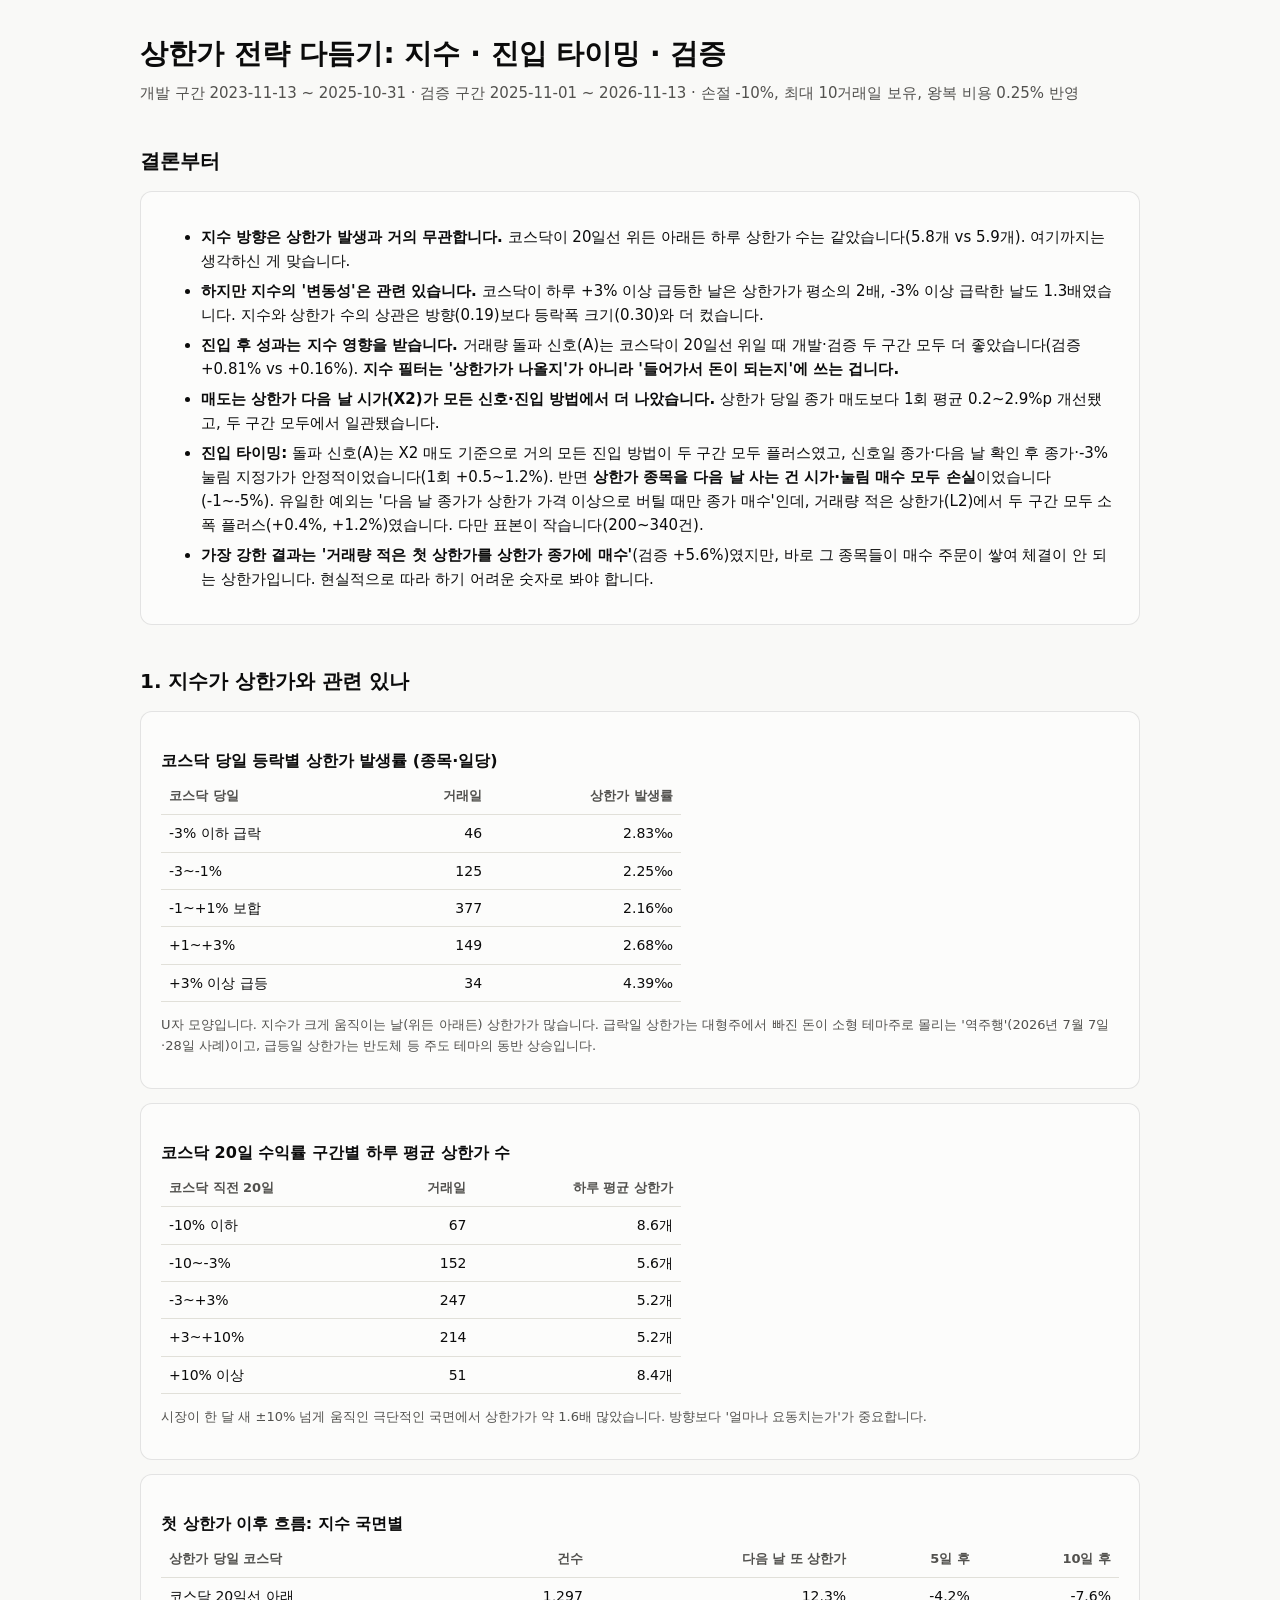
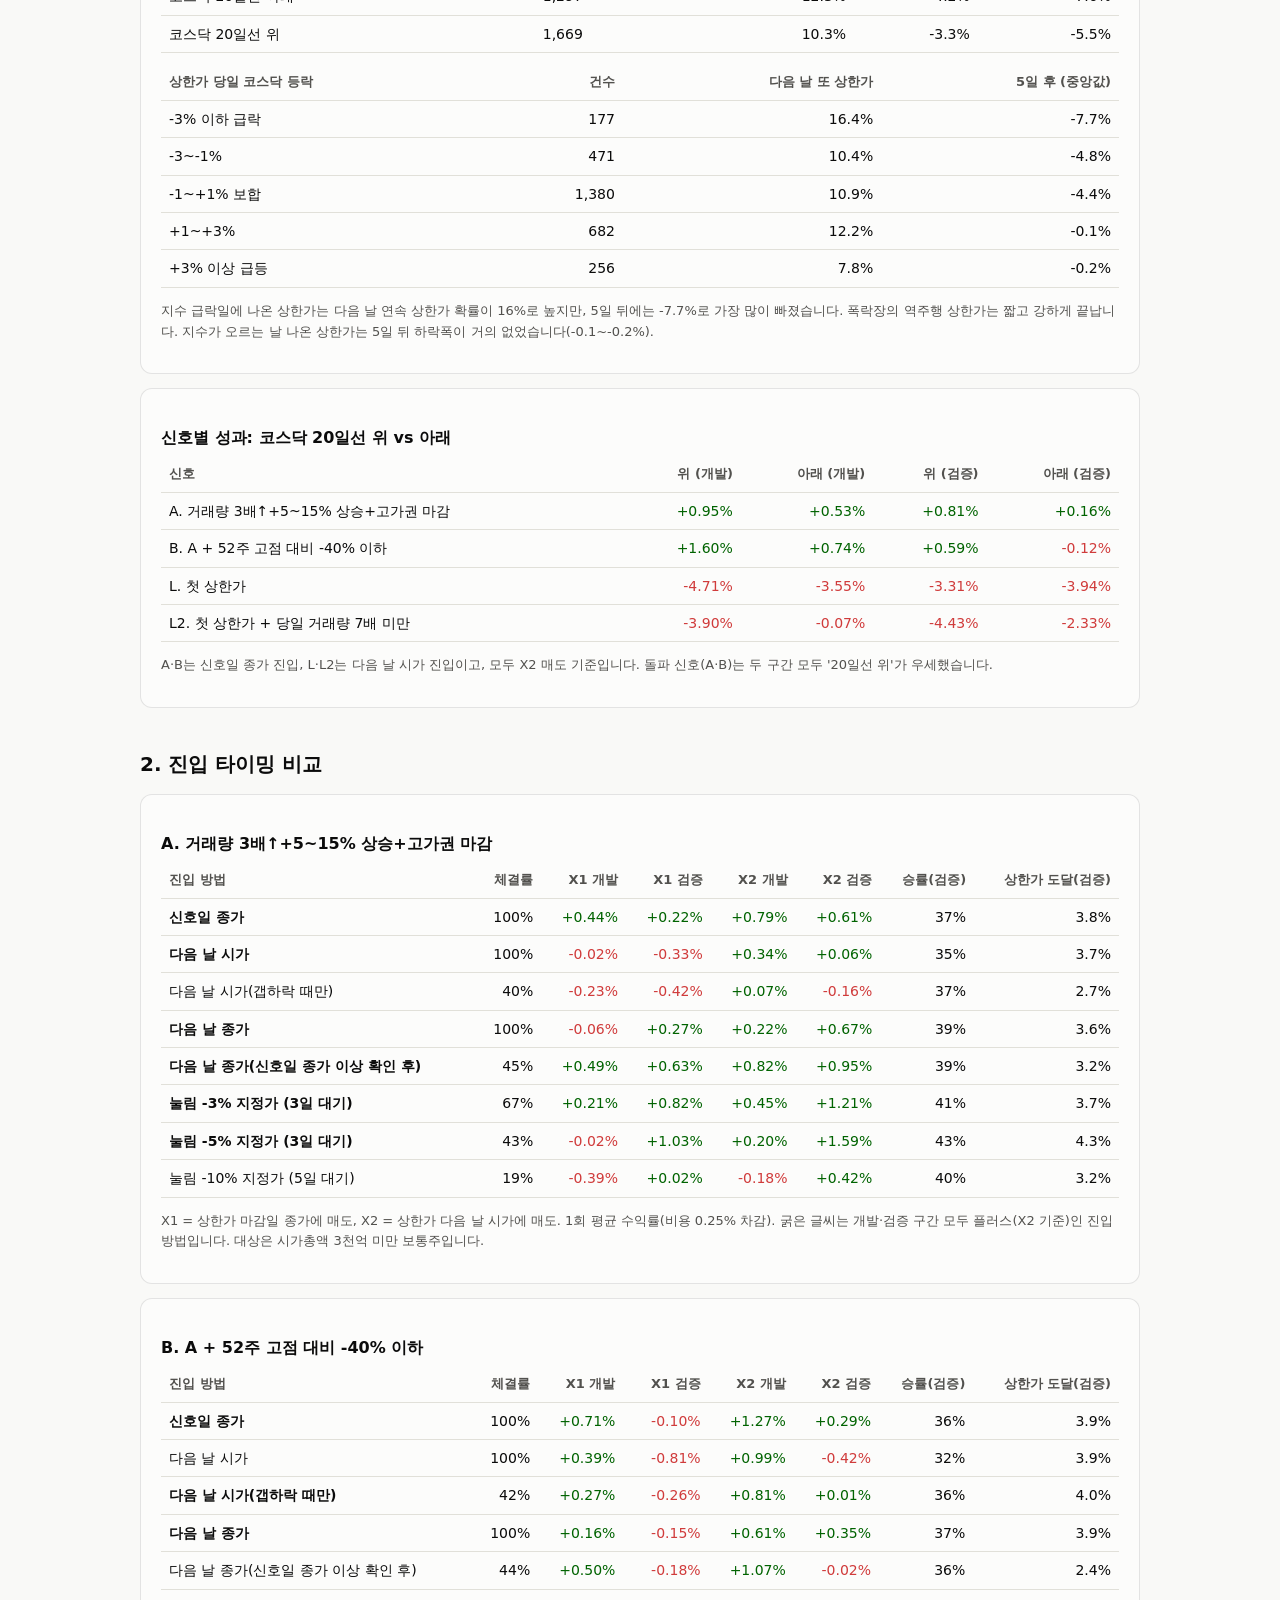
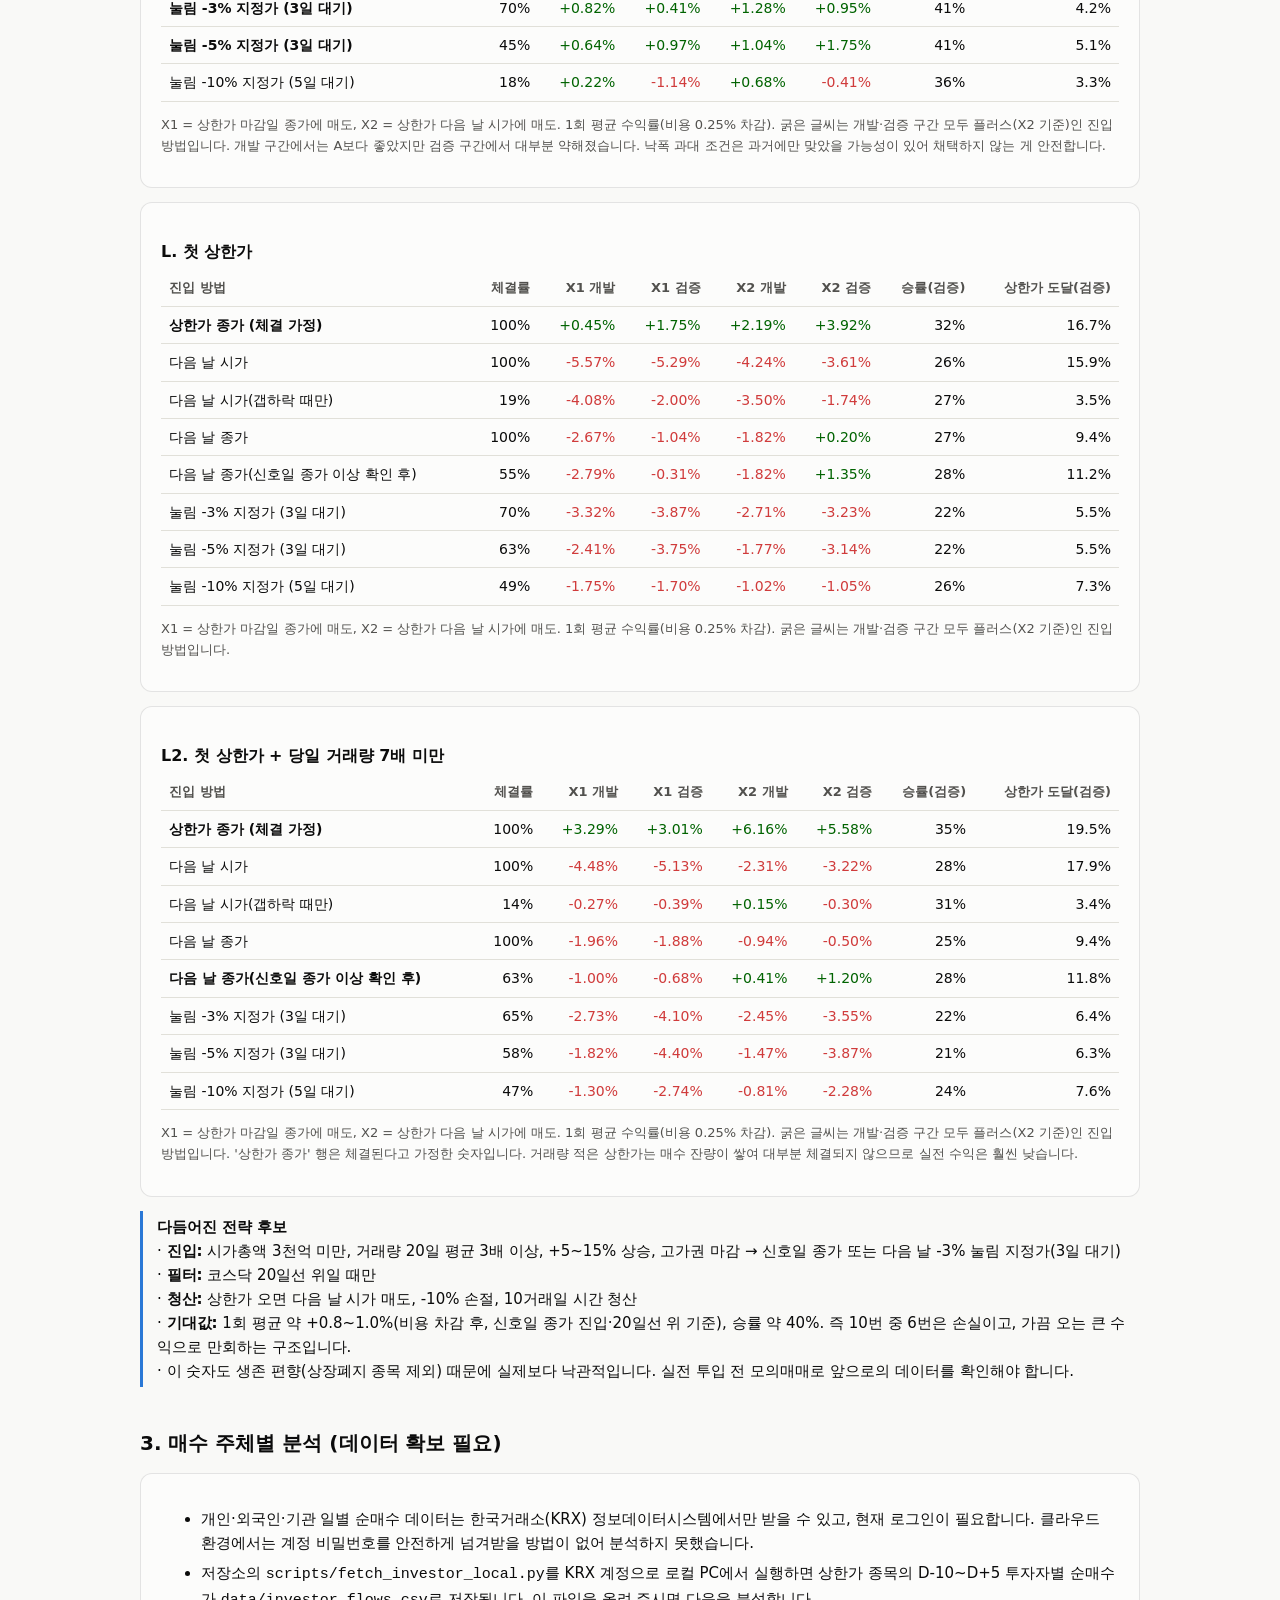
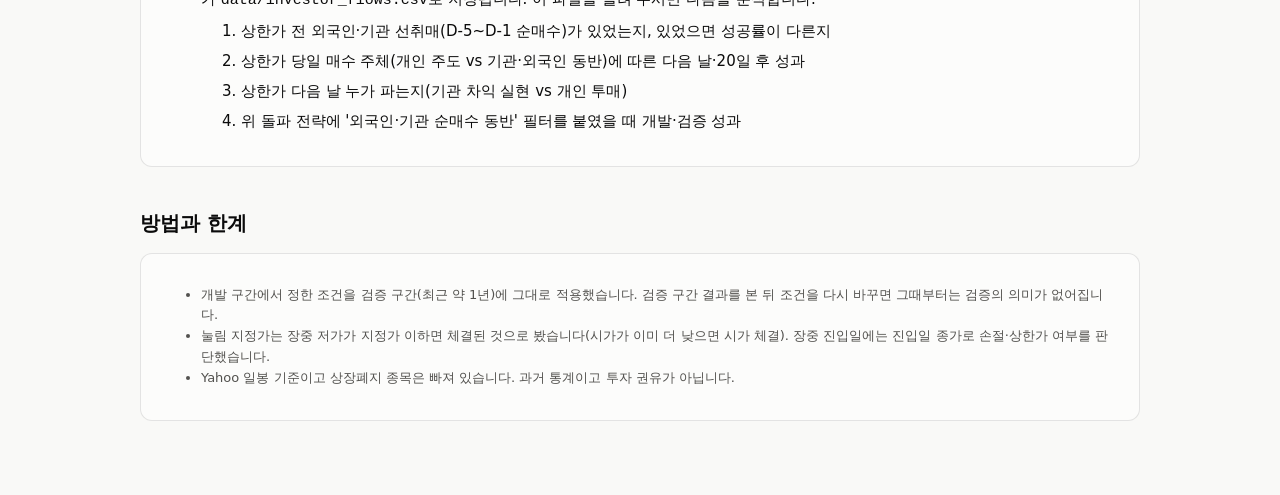
<file: report/refine.html>
<!DOCTYPE html><html lang="ko"><head><meta charset="utf-8"><meta name="viewport" content="width=device-width, initial-scale=1">
<title>상한가 전략 다듬기: 지수·진입 타이밍·검증</title><style>
.viz-root{color-scheme:light;--surface-1:#fcfcfb;--page:#f9f9f7;--text-primary:#0b0b0b;--text-secondary:#52514e;--muted:#898781;
--grid:#e1e0d9;--axis:#c3c2b7;--border:rgba(11,11,11,.10);--series-1:#2a78d6;--series-2:#eb6834;--good:#006300;--bad:#d03b3b}
@media (prefers-color-scheme:dark){:root:where(:not([data-theme="light"])) .viz-root{color-scheme:dark;--surface-1:#1a1a19;--page:#0d0d0d;
--text-primary:#f0efec;--text-secondary:#c3c2b7;--grid:#2c2c2a;--axis:#383835;--border:rgba(255,255,255,.10);--series-1:#3987e5;--series-2:#d95926;--good:#0ca30c;--bad:#e66767}}
:root[data-theme="dark"] .viz-root{color-scheme:dark;--surface-1:#1a1a19;--page:#0d0d0d;--text-primary:#f0efec;--text-secondary:#c3c2b7;--grid:#2c2c2a;
--axis:#383835;--border:rgba(255,255,255,.10);--series-1:#3987e5;--series-2:#d95926;--good:#0ca30c;--bad:#e66767}
*{box-sizing:border-box} body{margin:0}
.viz-root{background:var(--page);color:var(--text-primary);font:15px/1.6 system-ui,-apple-system,"Segoe UI","Apple SD Gothic Neo","Malgun Gothic",sans-serif;min-height:100vh}
main{max-width:1040px;margin:0 auto;padding:32px 20px 64px}
h1{font-size:28px;margin:0 0 4px} h2{font-size:20px;margin:40px 0 8px} h3{font-size:16px;margin:18px 0 6px}
.sub{color:var(--text-secondary);margin:0 0 20px}
.card{background:var(--surface-1);border:1px solid var(--border);border-radius:12px;padding:18px 20px;margin:14px 0}
.tiles{display:grid;grid-template-columns:repeat(auto-fit,minmax(180px,1fr));gap:12px}
.tile{background:var(--surface-1);border:1px solid var(--border);border-radius:12px;padding:14px 16px}
.tile .v{font-size:26px;font-weight:650} .tile .l{color:var(--text-secondary);font-size:13px}
table{border-collapse:collapse;width:100%;font-size:14px}
th,td{padding:7px 8px;border-bottom:1px solid var(--grid);text-align:left;vertical-align:top}
th{color:var(--text-secondary);font-weight:600;font-size:13px}
td.n,th.n{text-align:right;font-variant-numeric:tabular-nums;white-space:nowrap}
td.pos{color:var(--good)} td.neg{color:var(--bad)} .dim{color:var(--muted);font-size:12px}
.scroll{overflow-x:auto} .note{color:var(--text-secondary);font-size:13px}
.legend{display:flex;gap:16px;font-size:13px;color:var(--text-secondary);margin:4px 0 8px}
.legend i{display:inline-block;width:12px;height:12px;border-radius:3px;margin-right:6px;vertical-align:-1px}
ul.k li{margin:6px 0}
.callout{border-left:3px solid var(--series-1);padding:4px 0 4px 14px;margin:12px 0}
.warn{border-left:3px solid var(--bad);padding:4px 0 4px 14px;margin:12px 0}
.tip{position:fixed;pointer-events:none;background:var(--surface-1);color:var(--text-primary);border:1px solid var(--border);border-radius:8px;padding:8px 10px;font-size:13px;box-shadow:0 4px 16px rgba(0,0,0,.12);display:none;z-index:9;white-space:nowrap}
svg text{fill:var(--muted);font-size:11px;font-family:inherit} svg .lab{fill:var(--text-secondary);font-size:12px}
</style></head>
<body><div class="viz-root"><main>
<h1>상한가 전략 다듬기: 지수 · 진입 타이밍 · 검증</h1>
<p class="sub">개발 구간 2023-11-13 ~ 2025-10-31 · 검증 구간 2025-11-01 ~ 2026-11-13 · 손절 -10%, 최대 10거래일 보유, 왕복 비용 0.25% 반영</p>

<h2>결론부터</h2>
<div class="card"><ul class="k">
<li><b>지수 방향은 상한가 발생과 거의 무관합니다.</b> 코스닥이 20일선 위든 아래든 하루 상한가 수는 같았습니다(5.8개 vs 5.9개). 여기까지는 생각하신 게 맞습니다.</li>
<li><b>하지만 지수의 '변동성'은 관련 있습니다.</b> 코스닥이 하루 +3% 이상 급등한 날은 상한가가 평소의 2배, -3% 이상 급락한 날도 1.3배였습니다. 지수와 상한가 수의 상관은 방향(0.19)보다 등락폭 크기(0.30)와 더 컸습니다.</li>
<li><b>진입 후 성과는 지수 영향을 받습니다.</b> 거래량 돌파 신호(A)는 코스닥이 20일선 위일 때 개발·검증 두 구간 모두 더 좋았습니다(검증 +0.81% vs +0.16%). <b>지수 필터는 '상한가가 나올지'가 아니라 '들어가서 돈이 되는지'에 쓰는 겁니다.</b></li>
<li><b>매도는 상한가 다음 날 시가(X2)가 모든 신호·진입 방법에서 더 나았습니다.</b> 상한가 당일 종가 매도보다 1회 평균 0.2~2.9%p 개선됐고, 두 구간 모두에서 일관됐습니다.</li>
<li><b>진입 타이밍:</b> 돌파 신호(A)는 X2 매도 기준으로 거의 모든 진입 방법이 두 구간 모두 플러스였고, 신호일 종가·다음 날 확인 후 종가·-3% 눌림 지정가가 안정적이었습니다(1회 +0.5~1.2%). 반면 <b>상한가 종목을 다음 날 사는 건 시가·눌림 매수 모두 손실</b>이었습니다(-1~-5%). 유일한 예외는 '다음 날 종가가 상한가 가격 이상으로 버틸 때만 종가 매수'인데, 거래량 적은 상한가(L2)에서 두 구간 모두 소폭 플러스(+0.4%, +1.2%)였습니다. 다만 표본이 작습니다(200~340건).</li>
<li><b>가장 강한 결과는 '거래량 적은 첫 상한가를 상한가 종가에 매수'</b>(검증 +5.6%)였지만, 바로 그 종목들이 매수 주문이 쌓여 체결이 안 되는 상한가입니다. 현실적으로 따라 하기 어려운 숫자로 봐야 합니다.</li>
</ul></div>

<h2>1. 지수가 상한가와 관련 있나</h2>
<div class="card scroll"><h3>코스닥 당일 등락별 상한가 발생률 (종목·일당)</h3>
<table style="max-width:520px"><tr><th>코스닥 당일</th><th class=n>거래일</th><th class=n>상한가 발생률</th></tr><tr><td>-3% 이하 급락</td><td class=n>46</td><td class=n>2.83‰</td></tr><tr><td>-3~-1%</td><td class=n>125</td><td class=n>2.25‰</td></tr><tr><td>-1~+1% 보합</td><td class=n>377</td><td class=n>2.16‰</td></tr><tr><td>+1~+3%</td><td class=n>149</td><td class=n>2.68‰</td></tr><tr><td>+3% 이상 급등</td><td class=n>34</td><td class=n>4.39‰</td></tr></table>
<p class="note">U자 모양입니다. 지수가 크게 움직이는 날(위든 아래든) 상한가가 많습니다. 급락일 상한가는 대형주에서 빠진 돈이 소형 테마주로 몰리는 '역주행'(2026년 7월 7일·28일 사례)이고, 급등일 상한가는 반도체 등 주도 테마의 동반 상승입니다.</p></div>
<div class="card scroll"><h3>코스닥 20일 수익률 구간별 하루 평균 상한가 수</h3>
<table style="max-width:520px"><tr><th>코스닥 직전 20일</th><th class=n>거래일</th><th class=n>하루 평균 상한가</th></tr><tr><td>-10% 이하</td><td class=n>67</td><td class=n>8.6개</td></tr><tr><td>-10~-3%</td><td class=n>152</td><td class=n>5.6개</td></tr><tr><td>-3~+3%</td><td class=n>247</td><td class=n>5.2개</td></tr><tr><td>+3~+10%</td><td class=n>214</td><td class=n>5.2개</td></tr><tr><td>+10% 이상</td><td class=n>51</td><td class=n>8.4개</td></tr></table>
<p class="note">시장이 한 달 새 ±10% 넘게 움직인 극단적인 국면에서 상한가가 약 1.6배 많았습니다. 방향보다 '얼마나 요동치는가'가 중요합니다.</p></div>
<div class="card scroll"><h3>첫 상한가 이후 흐름: 지수 국면별</h3>
<table><tr><th>상한가 당일 코스닥</th><th class=n>건수</th><th class=n>다음 날 또 상한가</th><th class=n>5일 후</th><th class=n>10일 후</th></tr><tr><td>코스닥 20일선 아래</td><td class=n>1,297</td><td class=n>12.3%</td><td class=n>-4.2%</td><td class=n>-7.6%</td></tr><tr><td>코스닥 20일선 위</td><td class=n>1,669</td><td class=n>10.3%</td><td class=n>-3.3%</td><td class=n>-5.5%</td></tr></table>
<table style="margin-top:12px"><tr><th>상한가 당일 코스닥 등락</th><th class=n>건수</th><th class=n>다음 날 또 상한가</th><th class=n>5일 후 (중앙값)</th></tr><tr><td>-3% 이하 급락</td><td class=n>177</td><td class=n>16.4%</td><td class=n>-7.7%</td></tr><tr><td>-3~-1%</td><td class=n>471</td><td class=n>10.4%</td><td class=n>-4.8%</td></tr><tr><td>-1~+1% 보합</td><td class=n>1,380</td><td class=n>10.9%</td><td class=n>-4.4%</td></tr><tr><td>+1~+3%</td><td class=n>682</td><td class=n>12.2%</td><td class=n>-0.1%</td></tr><tr><td>+3% 이상 급등</td><td class=n>256</td><td class=n>7.8%</td><td class=n>-0.2%</td></tr></table>
<p class="note">지수 급락일에 나온 상한가는 다음 날 연속 상한가 확률이 16%로 높지만, 5일 뒤에는 -7.7%로 가장 많이 빠졌습니다. 폭락장의 역주행 상한가는 짧고 강하게 끝납니다. 지수가 오르는 날 나온 상한가는 5일 뒤 하락폭이 거의 없었습니다(-0.1~-0.2%).</p></div>
<div class="card scroll"><h3>신호별 성과: 코스닥 20일선 위 vs 아래</h3>
<table><tr><th>신호</th><th class=n>위 (개발)</th><th class=n>아래 (개발)</th><th class=n>위 (검증)</th><th class=n>아래 (검증)</th></tr><tr><td>A. 거래량 3배↑+5~15% 상승+고가권 마감</td><td class='n pos'>+0.95%</td><td class='n pos'>+0.53%</td><td class='n pos'>+0.81%</td><td class='n pos'>+0.16%</td></tr><tr><td>B. A + 52주 고점 대비 -40% 이하</td><td class='n pos'>+1.60%</td><td class='n pos'>+0.74%</td><td class='n pos'>+0.59%</td><td class='n neg'>-0.12%</td></tr><tr><td>L. 첫 상한가</td><td class='n neg'>-4.71%</td><td class='n neg'>-3.55%</td><td class='n neg'>-3.31%</td><td class='n neg'>-3.94%</td></tr><tr><td>L2. 첫 상한가 + 당일 거래량 7배 미만</td><td class='n neg'>-3.90%</td><td class='n neg'>-0.07%</td><td class='n neg'>-4.43%</td><td class='n neg'>-2.33%</td></tr></table>
<p class="note">A·B는 신호일 종가 진입, L·L2는 다음 날 시가 진입이고, 모두 X2 매도 기준입니다. 돌파 신호(A·B)는 두 구간 모두 '20일선 위'가 우세했습니다.</p></div>

<h2>2. 진입 타이밍 비교</h2>
<div class='card scroll'><h3>A. 거래량 3배↑+5~15% 상승+고가권 마감</h3><table><tr><th>진입 방법</th><th class=n>체결률</th><th class=n>X1 개발</th><th class=n>X1 검증</th><th class=n>X2 개발</th><th class=n>X2 검증</th><th class=n>승률(검증)</th><th class=n>상한가 도달(검증)</th></tr><tr><td><b>신호일 종가</b></td><td class=n>100%</td><td class='n pos'>+0.44%</td><td class='n pos'>+0.22%</td><td class='n pos'>+0.79%</td><td class='n pos'>+0.61%</td><td class=n>37%</td><td class=n>3.8%</td></tr><tr><td><b>다음 날 시가</b></td><td class=n>100%</td><td class='n neg'>-0.02%</td><td class='n neg'>-0.33%</td><td class='n pos'>+0.34%</td><td class='n pos'>+0.06%</td><td class=n>35%</td><td class=n>3.7%</td></tr><tr><td>다음 날 시가(갭하락 때만)</td><td class=n>40%</td><td class='n neg'>-0.23%</td><td class='n neg'>-0.42%</td><td class='n pos'>+0.07%</td><td class='n neg'>-0.16%</td><td class=n>37%</td><td class=n>2.7%</td></tr><tr><td><b>다음 날 종가</b></td><td class=n>100%</td><td class='n neg'>-0.06%</td><td class='n pos'>+0.27%</td><td class='n pos'>+0.22%</td><td class='n pos'>+0.67%</td><td class=n>39%</td><td class=n>3.6%</td></tr><tr><td><b>다음 날 종가(신호일 종가 이상 확인 후)</b></td><td class=n>45%</td><td class='n pos'>+0.49%</td><td class='n pos'>+0.63%</td><td class='n pos'>+0.82%</td><td class='n pos'>+0.95%</td><td class=n>39%</td><td class=n>3.2%</td></tr><tr><td><b>눌림 -3% 지정가 (3일 대기)</b></td><td class=n>67%</td><td class='n pos'>+0.21%</td><td class='n pos'>+0.82%</td><td class='n pos'>+0.45%</td><td class='n pos'>+1.21%</td><td class=n>41%</td><td class=n>3.7%</td></tr><tr><td><b>눌림 -5% 지정가 (3일 대기)</b></td><td class=n>43%</td><td class='n neg'>-0.02%</td><td class='n pos'>+1.03%</td><td class='n pos'>+0.20%</td><td class='n pos'>+1.59%</td><td class=n>43%</td><td class=n>4.3%</td></tr><tr><td>눌림 -10% 지정가 (5일 대기)</td><td class=n>19%</td><td class='n neg'>-0.39%</td><td class='n pos'>+0.02%</td><td class='n neg'>-0.18%</td><td class='n pos'>+0.42%</td><td class=n>40%</td><td class=n>3.2%</td></tr></table><p class=note>X1 = 상한가 마감일 종가에 매도, X2 = 상한가 다음 날 시가에 매도. 1회 평균 수익률(비용 0.25% 차감). 굵은 글씨는 개발·검증 구간 모두 플러스(X2 기준)인 진입 방법입니다. 대상은 시가총액 3천억 미만 보통주입니다.</p></div>
<div class='card scroll'><h3>B. A + 52주 고점 대비 -40% 이하</h3><table><tr><th>진입 방법</th><th class=n>체결률</th><th class=n>X1 개발</th><th class=n>X1 검증</th><th class=n>X2 개발</th><th class=n>X2 검증</th><th class=n>승률(검증)</th><th class=n>상한가 도달(검증)</th></tr><tr><td><b>신호일 종가</b></td><td class=n>100%</td><td class='n pos'>+0.71%</td><td class='n neg'>-0.10%</td><td class='n pos'>+1.27%</td><td class='n pos'>+0.29%</td><td class=n>36%</td><td class=n>3.9%</td></tr><tr><td>다음 날 시가</td><td class=n>100%</td><td class='n pos'>+0.39%</td><td class='n neg'>-0.81%</td><td class='n pos'>+0.99%</td><td class='n neg'>-0.42%</td><td class=n>32%</td><td class=n>3.9%</td></tr><tr><td><b>다음 날 시가(갭하락 때만)</b></td><td class=n>42%</td><td class='n pos'>+0.27%</td><td class='n neg'>-0.26%</td><td class='n pos'>+0.81%</td><td class='n pos'>+0.01%</td><td class=n>36%</td><td class=n>4.0%</td></tr><tr><td><b>다음 날 종가</b></td><td class=n>100%</td><td class='n pos'>+0.16%</td><td class='n neg'>-0.15%</td><td class='n pos'>+0.61%</td><td class='n pos'>+0.35%</td><td class=n>37%</td><td class=n>3.9%</td></tr><tr><td>다음 날 종가(신호일 종가 이상 확인 후)</td><td class=n>44%</td><td class='n pos'>+0.50%</td><td class='n neg'>-0.18%</td><td class='n pos'>+1.07%</td><td class='n neg'>-0.02%</td><td class=n>36%</td><td class=n>2.4%</td></tr><tr><td><b>눌림 -3% 지정가 (3일 대기)</b></td><td class=n>70%</td><td class='n pos'>+0.82%</td><td class='n pos'>+0.41%</td><td class='n pos'>+1.28%</td><td class='n pos'>+0.95%</td><td class=n>41%</td><td class=n>4.2%</td></tr><tr><td><b>눌림 -5% 지정가 (3일 대기)</b></td><td class=n>45%</td><td class='n pos'>+0.64%</td><td class='n pos'>+0.97%</td><td class='n pos'>+1.04%</td><td class='n pos'>+1.75%</td><td class=n>41%</td><td class=n>5.1%</td></tr><tr><td>눌림 -10% 지정가 (5일 대기)</td><td class=n>18%</td><td class='n pos'>+0.22%</td><td class='n neg'>-1.14%</td><td class='n pos'>+0.68%</td><td class='n neg'>-0.41%</td><td class=n>36%</td><td class=n>3.3%</td></tr></table><p class=note>X1 = 상한가 마감일 종가에 매도, X2 = 상한가 다음 날 시가에 매도. 1회 평균 수익률(비용 0.25% 차감). 굵은 글씨는 개발·검증 구간 모두 플러스(X2 기준)인 진입 방법입니다. 개발 구간에서는 A보다 좋았지만 검증 구간에서 대부분 약해졌습니다. 낙폭 과대 조건은 과거에만 맞았을 가능성이 있어 채택하지 않는 게 안전합니다.</p></div>
<div class='card scroll'><h3>L. 첫 상한가</h3><table><tr><th>진입 방법</th><th class=n>체결률</th><th class=n>X1 개발</th><th class=n>X1 검증</th><th class=n>X2 개발</th><th class=n>X2 검증</th><th class=n>승률(검증)</th><th class=n>상한가 도달(검증)</th></tr><tr><td><b>상한가 종가 (체결 가정)</b></td><td class=n>100%</td><td class='n pos'>+0.45%</td><td class='n pos'>+1.75%</td><td class='n pos'>+2.19%</td><td class='n pos'>+3.92%</td><td class=n>32%</td><td class=n>16.7%</td></tr><tr><td>다음 날 시가</td><td class=n>100%</td><td class='n neg'>-5.57%</td><td class='n neg'>-5.29%</td><td class='n neg'>-4.24%</td><td class='n neg'>-3.61%</td><td class=n>26%</td><td class=n>15.9%</td></tr><tr><td>다음 날 시가(갭하락 때만)</td><td class=n>19%</td><td class='n neg'>-4.08%</td><td class='n neg'>-2.00%</td><td class='n neg'>-3.50%</td><td class='n neg'>-1.74%</td><td class=n>27%</td><td class=n>3.5%</td></tr><tr><td>다음 날 종가</td><td class=n>100%</td><td class='n neg'>-2.67%</td><td class='n neg'>-1.04%</td><td class='n neg'>-1.82%</td><td class='n pos'>+0.20%</td><td class=n>27%</td><td class=n>9.4%</td></tr><tr><td>다음 날 종가(신호일 종가 이상 확인 후)</td><td class=n>55%</td><td class='n neg'>-2.79%</td><td class='n neg'>-0.31%</td><td class='n neg'>-1.82%</td><td class='n pos'>+1.35%</td><td class=n>28%</td><td class=n>11.2%</td></tr><tr><td>눌림 -3% 지정가 (3일 대기)</td><td class=n>70%</td><td class='n neg'>-3.32%</td><td class='n neg'>-3.87%</td><td class='n neg'>-2.71%</td><td class='n neg'>-3.23%</td><td class=n>22%</td><td class=n>5.5%</td></tr><tr><td>눌림 -5% 지정가 (3일 대기)</td><td class=n>63%</td><td class='n neg'>-2.41%</td><td class='n neg'>-3.75%</td><td class='n neg'>-1.77%</td><td class='n neg'>-3.14%</td><td class=n>22%</td><td class=n>5.5%</td></tr><tr><td>눌림 -10% 지정가 (5일 대기)</td><td class=n>49%</td><td class='n neg'>-1.75%</td><td class='n neg'>-1.70%</td><td class='n neg'>-1.02%</td><td class='n neg'>-1.05%</td><td class=n>26%</td><td class=n>7.3%</td></tr></table><p class=note>X1 = 상한가 마감일 종가에 매도, X2 = 상한가 다음 날 시가에 매도. 1회 평균 수익률(비용 0.25% 차감). 굵은 글씨는 개발·검증 구간 모두 플러스(X2 기준)인 진입 방법입니다. </p></div>
<div class='card scroll'><h3>L2. 첫 상한가 + 당일 거래량 7배 미만</h3><table><tr><th>진입 방법</th><th class=n>체결률</th><th class=n>X1 개발</th><th class=n>X1 검증</th><th class=n>X2 개발</th><th class=n>X2 검증</th><th class=n>승률(검증)</th><th class=n>상한가 도달(검증)</th></tr><tr><td><b>상한가 종가 (체결 가정)</b></td><td class=n>100%</td><td class='n pos'>+3.29%</td><td class='n pos'>+3.01%</td><td class='n pos'>+6.16%</td><td class='n pos'>+5.58%</td><td class=n>35%</td><td class=n>19.5%</td></tr><tr><td>다음 날 시가</td><td class=n>100%</td><td class='n neg'>-4.48%</td><td class='n neg'>-5.13%</td><td class='n neg'>-2.31%</td><td class='n neg'>-3.22%</td><td class=n>28%</td><td class=n>17.9%</td></tr><tr><td>다음 날 시가(갭하락 때만)</td><td class=n>14%</td><td class='n neg'>-0.27%</td><td class='n neg'>-0.39%</td><td class='n pos'>+0.15%</td><td class='n neg'>-0.30%</td><td class=n>31%</td><td class=n>3.4%</td></tr><tr><td>다음 날 종가</td><td class=n>100%</td><td class='n neg'>-1.96%</td><td class='n neg'>-1.88%</td><td class='n neg'>-0.94%</td><td class='n neg'>-0.50%</td><td class=n>25%</td><td class=n>9.4%</td></tr><tr><td><b>다음 날 종가(신호일 종가 이상 확인 후)</b></td><td class=n>63%</td><td class='n neg'>-1.00%</td><td class='n neg'>-0.68%</td><td class='n pos'>+0.41%</td><td class='n pos'>+1.20%</td><td class=n>28%</td><td class=n>11.8%</td></tr><tr><td>눌림 -3% 지정가 (3일 대기)</td><td class=n>65%</td><td class='n neg'>-2.73%</td><td class='n neg'>-4.10%</td><td class='n neg'>-2.45%</td><td class='n neg'>-3.55%</td><td class=n>22%</td><td class=n>6.4%</td></tr><tr><td>눌림 -5% 지정가 (3일 대기)</td><td class=n>58%</td><td class='n neg'>-1.82%</td><td class='n neg'>-4.40%</td><td class='n neg'>-1.47%</td><td class='n neg'>-3.87%</td><td class=n>21%</td><td class=n>6.3%</td></tr><tr><td>눌림 -10% 지정가 (5일 대기)</td><td class=n>47%</td><td class='n neg'>-1.30%</td><td class='n neg'>-2.74%</td><td class='n neg'>-0.81%</td><td class='n neg'>-2.28%</td><td class=n>24%</td><td class=n>7.6%</td></tr></table><p class=note>X1 = 상한가 마감일 종가에 매도, X2 = 상한가 다음 날 시가에 매도. 1회 평균 수익률(비용 0.25% 차감). 굵은 글씨는 개발·검증 구간 모두 플러스(X2 기준)인 진입 방법입니다. '상한가 종가' 행은 체결된다고 가정한 숫자입니다. 거래량 적은 상한가는 매수 잔량이 쌓여 대부분 체결되지 않으므로 실전 수익은 훨씬 낮습니다.</p></div>

<div class="callout"><b>다듬어진 전략 후보</b><br>
· <b>진입:</b> 시가총액 3천억 미만, 거래량 20일 평균 3배 이상, +5~15% 상승, 고가권 마감 → 신호일 종가 또는 다음 날 -3% 눌림 지정가(3일 대기)<br>
· <b>필터:</b> 코스닥 20일선 위일 때만<br>
· <b>청산:</b> 상한가 오면 다음 날 시가 매도, -10% 손절, 10거래일 시간 청산<br>
· <b>기대값:</b> 1회 평균 약 +0.8~1.0%(비용 차감 후, 신호일 종가 진입·20일선 위 기준), 승률 약 40%. 즉 10번 중 6번은 손실이고, 가끔 오는 큰 수익으로 만회하는 구조입니다.<br>
· 이 숫자도 생존 편향(상장폐지 종목 제외) 때문에 실제보다 낙관적입니다. 실전 투입 전 모의매매로 앞으로의 데이터를 확인해야 합니다.</div>

<h2>3. 매수 주체별 분석 (데이터 확보 필요)</h2>
<div class="card"><ul class="k">
<li>개인·외국인·기관 일별 순매수 데이터는 한국거래소(KRX) 정보데이터시스템에서만 받을 수 있고, 현재 로그인이 필요합니다. 클라우드 환경에서는 계정 비밀번호를 안전하게 넘겨받을 방법이 없어 분석하지 못했습니다.</li>
<li>저장소의 <code>scripts/fetch_investor_local.py</code>를 KRX 계정으로 로컬 PC에서 실행하면 상한가 종목의 D-10~D+5 투자자별 순매수가 <code>data/investor_flows.csv</code>로 저장됩니다. 이 파일을 올려 주시면 다음을 분석합니다.
<ol><li>상한가 전 외국인·기관 선취매(D-5~D-1 순매수)가 있었는지, 있었으면 성공률이 다른지</li>
<li>상한가 당일 매수 주체(개인 주도 vs 기관·외국인 동반)에 따른 다음 날·20일 후 성과</li>
<li>상한가 다음 날 누가 파는지(기관 차익 실현 vs 개인 투매)</li>
<li>위 돌파 전략에 '외국인·기관 순매수 동반' 필터를 붙였을 때 개발·검증 성과</li></ol></li>
</ul></div>

<h2>방법과 한계</h2>
<div class="card note"><ul>
<li>개발 구간에서 정한 조건을 검증 구간(최근 약 1년)에 그대로 적용했습니다. 검증 구간 결과를 본 뒤 조건을 다시 바꾸면 그때부터는 검증의 의미가 없어집니다.</li>
<li>눌림 지정가는 장중 저가가 지정가 이하면 체결된 것으로 봤습니다(시가가 이미 더 낮으면 시가 체결). 장중 진입일에는 진입일 종가로 손절·상한가 여부를 판단했습니다.</li>
<li>Yahoo 일봉 기준이고 상장폐지 종목은 빠져 있습니다. 과거 통계이고 투자 권유가 아닙니다.</li>
</ul></div>
</main></div></body></html>
</file>
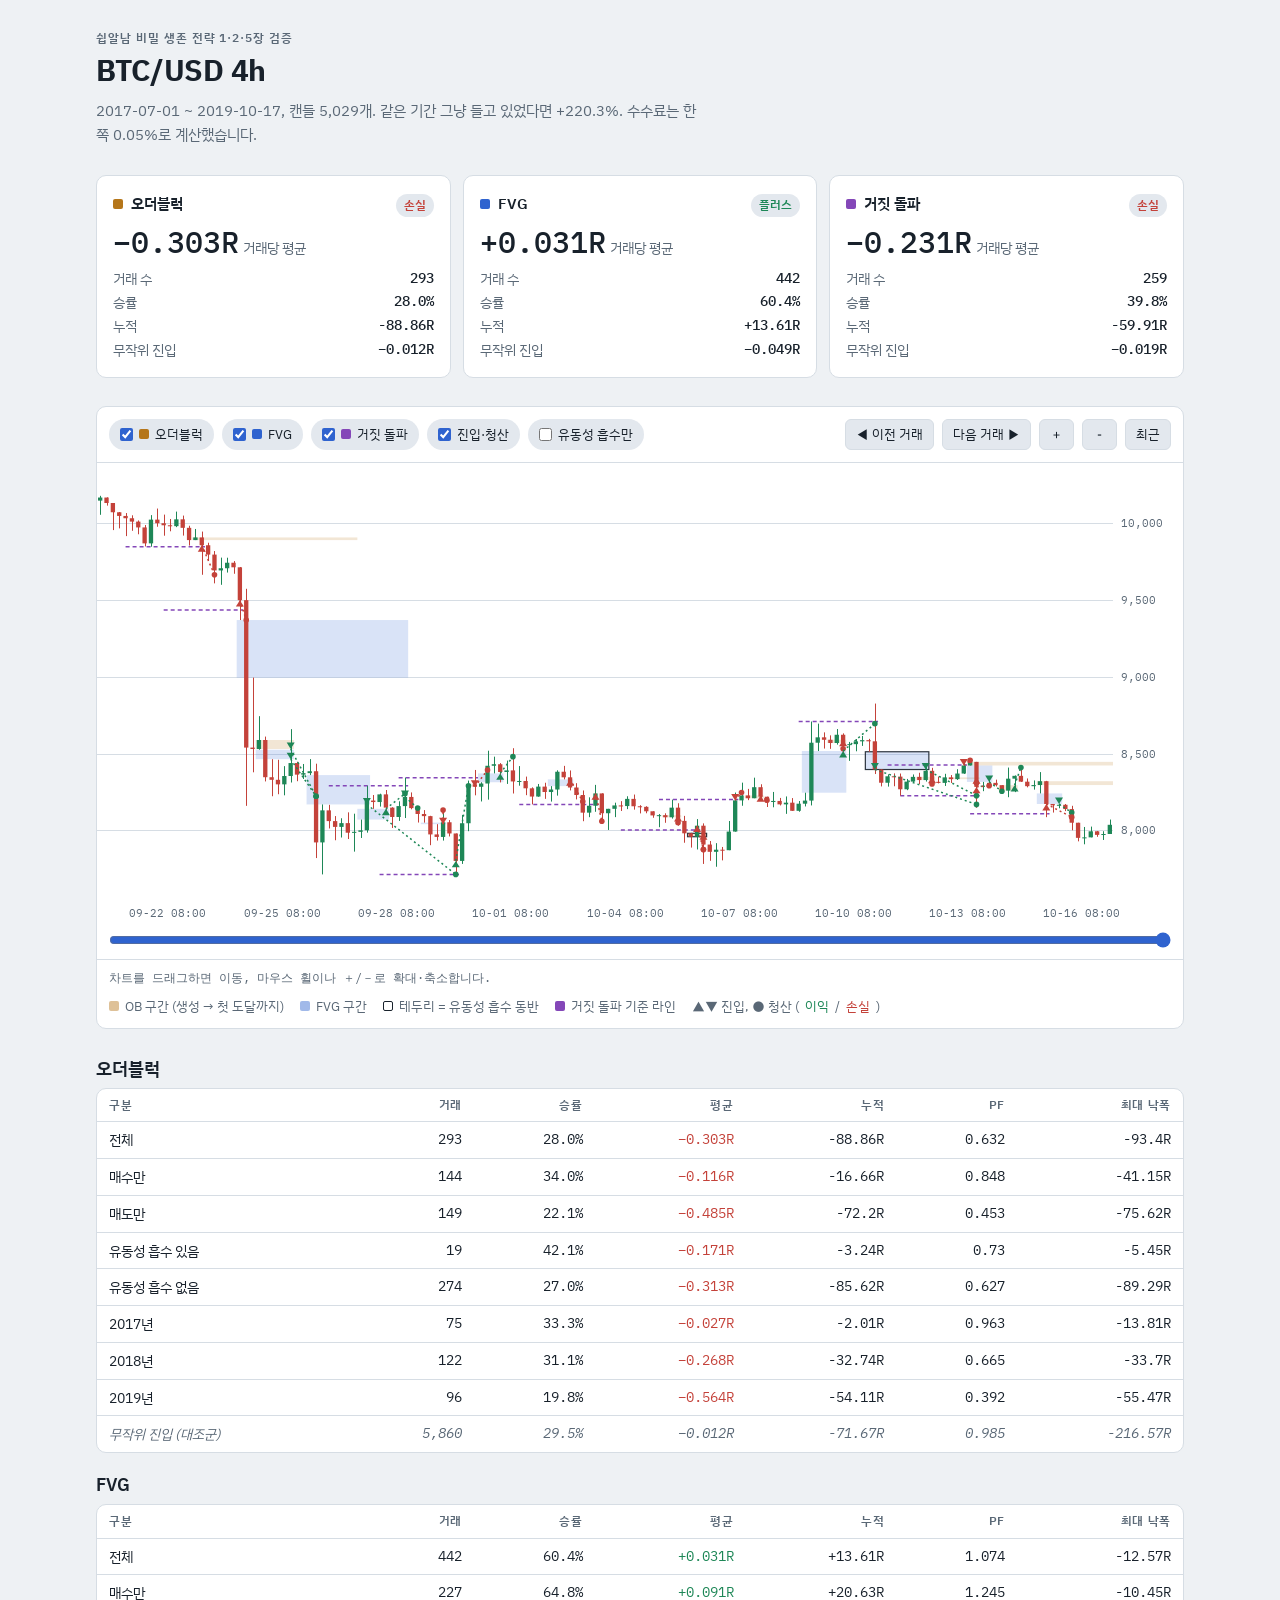
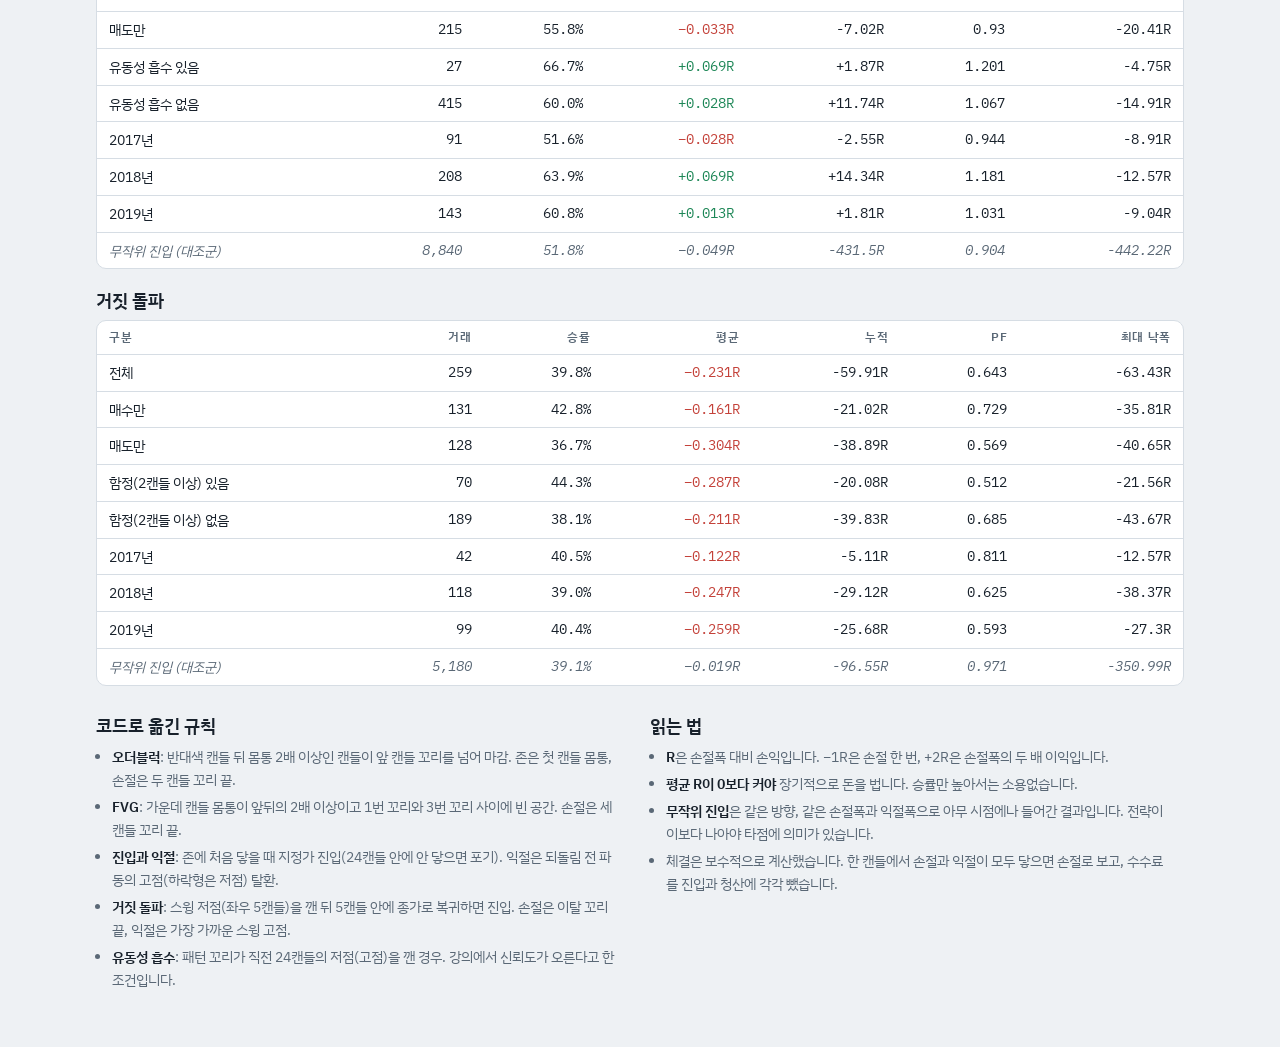
<file: reports/chart_4h.html>
<!doctype html>
<meta charset="utf-8">
<meta name="viewport" content="width=device-width,initial-scale=1">
<title>SMC 백테스트 차트</title>
<link rel="preconnect" href="https://fonts.googleapis.com">
<link rel="preconnect" href="https://fonts.gstatic.com" crossorigin>
<link rel="stylesheet" href="https://fonts.googleapis.com/css2?family=IBM+Plex+Mono:wght@400;500&family=IBM+Plex+Sans+KR:wght@400;500;600;700&display=swap">
<style>
/* 레이아웃: 결론 카드 3장 → 큰 차트(도구막대 포함) → 전략별 상세표 → 규칙과 데이터 출처. 한 열, 최대 1120px. */
:root {
  --bg: #eef1f4; --panel: #ffffff; --line: #d6dde4; --fg: #18212b; --muted: #5a6876;
  --up: #1e8757; --down: #c4423a; --ob: #b5761a; --fvg: #2f63cf; --fo: #8447b8;
  --accent: #2f63cf; --good: #1e8757; --bad: #c4423a; --chip: #e3e8ee;
  --sans: "IBM Plex Sans KR", "Apple SD Gothic Neo", "Malgun Gothic", system-ui, sans-serif;
  --mono: "IBM Plex Mono", ui-monospace, "SFMono-Regular", Menlo, monospace;
}
@media (prefers-color-scheme: dark) { :root:not([data-theme="light"]) {
  --bg: #0f141a; --panel: #161d25; --line: #28323d; --fg: #dbe3ea; --muted: #8b9aa9;
  --up: #3fbf86; --down: #e5685d; --ob: #e2a540; --fvg: #6f9cf0; --fo: #b98be3;
  --accent: #6f9cf0; --good: #3fbf86; --bad: #e5685d; --chip: #1f2832; color-scheme: dark;
} }
:root[data-theme="dark"] {
  --bg: #0f141a; --panel: #161d25; --line: #28323d; --fg: #dbe3ea; --muted: #8b9aa9;
  --up: #3fbf86; --down: #e5685d; --ob: #e2a540; --fvg: #6f9cf0; --fo: #b98be3;
  --accent: #6f9cf0; --good: #3fbf86; --bad: #e5685d; --chip: #1f2832; color-scheme: dark;
}
* { box-sizing: border-box; }
body { background: var(--bg); color: var(--fg); font-family: var(--sans); font-size: 15px; line-height: 1.6; margin: 0; }
.wrap { max-width: 1120px; margin: 0 auto; padding-inline: 16px; padding-block: 28px 56px; display: grid; gap: 28px; }
h1, h2 { text-wrap: balance; margin: 0; line-height: 1.25; }
h1 { font-size: 1.9rem; font-weight: 700; letter-spacing: -0.01em; }
h2 { font-size: 1.15rem; font-weight: 600; }
.eyebrow { font-size: 0.75rem; letter-spacing: 0.08em; text-transform: uppercase; color: var(--muted); font-weight: 600; }
.lede { color: var(--muted); max-width: 68ch; margin: 6px 0 0; }
.num { font-family: var(--mono); font-variant-numeric: tabular-nums; }
header { display: grid; gap: 4px; }
.wrap > *, .tables > * { min-width: 0; }

.verdicts { display: grid; grid-template-columns: repeat(auto-fit, minmax(240px, 1fr)); gap: 12px; }
.card { background: var(--panel); border: 1px solid var(--line); border-radius: 10px; padding: 16px; display: grid; gap: 8px; min-width: 0; }
.card .top { display: flex; justify-content: space-between; align-items: baseline; gap: 8px; }
.card .name { font-weight: 600; display: flex; align-items: center; gap: 8px; }
.swatch { width: 10px; height: 10px; border-radius: 2px; display: inline-block; flex: none; }
.big { font-family: var(--mono); font-size: 1.9rem; font-weight: 500; line-height: 1.1; }
.pill { font-size: 0.72rem; font-weight: 600; padding: 2px 8px; border-radius: 999px; background: var(--chip); white-space: nowrap; }
.pill.bad { color: var(--bad); } .pill.good { color: var(--good); }
.kv { display: grid; grid-template-columns: auto 1fr; gap: 2px 12px; font-size: 0.85rem; color: var(--muted); }
.kv b { font-weight: 500; color: var(--fg); text-align: right; font-family: var(--mono); font-variant-numeric: tabular-nums; }

.chartbox { background: var(--panel); border: 1px solid var(--line); border-radius: 10px; overflow: hidden; }
.toolbar { display: flex; flex-wrap: wrap; gap: 8px; padding: 12px; border-bottom: 1px solid var(--line); align-items: center; }
.toolbar .sep { flex: 1 1 auto; }
.chip { display: inline-flex; align-items: center; gap: 6px; font-size: 0.82rem; padding: 4px 10px; border-radius: 999px;
  background: var(--chip); cursor: pointer; user-select: none; border: 1px solid transparent; }
.chip input { accent-color: var(--accent); margin: 0; }
.chip:focus-within { border-color: var(--accent); }
button { font: inherit; font-size: 0.82rem; color: var(--fg); background: var(--chip); border: 1px solid var(--line);
  border-radius: 6px; padding: 4px 10px; cursor: pointer; }
button:hover { border-color: var(--accent); }
button:focus-visible { outline: 2px solid var(--accent); outline-offset: 1px; }
canvas { display: block; width: 100%; height: 460px; touch-action: pan-y; cursor: grab; }
canvas.dragging { cursor: grabbing; }
.readout { font-family: var(--mono); font-size: 0.78rem; color: var(--muted); padding: 8px 12px; border-top: 1px solid var(--line);
  min-height: 2.4em; overflow-x: auto; white-space: nowrap; }
.legend { display: flex; flex-wrap: wrap; gap: 6px 16px; font-size: 0.8rem; color: var(--muted); padding: 0 12px 12px; }
.legend span { display: inline-flex; align-items: center; gap: 6px; }
input[type=range] { width: 100%; accent-color: var(--accent); margin: 0; }
.slider { padding: 8px 12px 4px; }

.tables { display: grid; gap: 20px; }
.tscroll { overflow-x: auto; background: var(--panel); border: 1px solid var(--line); border-radius: 10px; }
table { border-collapse: collapse; width: 100%; font-size: 0.85rem; min-width: 620px; }
th, td { padding: 7px 12px; text-align: right; border-bottom: 1px solid var(--line); white-space: nowrap; }
th:first-child, td:first-child { text-align: left; }
thead th { font-size: 0.72rem; letter-spacing: 0.06em; text-transform: uppercase; color: var(--muted); font-weight: 600; }
tbody tr:last-child td { border-bottom: 0; }
tr.base td { color: var(--muted); font-style: italic; }
td.neg { color: var(--bad); } td.pos { color: var(--good); }

.notes { display: grid; grid-template-columns: repeat(auto-fit, minmax(300px, 1fr)); gap: 20px; }
.notes section { min-width: 0; }
.notes ul { margin: 8px 0 0; padding-left: 1.1em; color: var(--muted); font-size: 0.9rem; display: grid; gap: 4px; max-width: 65ch; }
.notes b { color: var(--fg); font-weight: 600; }
@media (max-width: 560px) { canvas { height: 360px; } h1 { font-size: 1.5rem; } .big { font-size: 1.6rem; } }
@media (prefers-reduced-motion: reduce) { * { scroll-behavior: auto !important; } }
</style>

<div class="wrap">
  <header>
    <div class="eyebrow">쉽알남 비밀 생존 전략 1·2·5장 검증</div>
    <h1 id="h1">SMC 백테스트 차트</h1>
    <p class="lede" id="lede"></p>
  </header>

  <div class="verdicts" id="verdicts"></div>

  <div class="chartbox">
    <div class="toolbar">
      <label class="chip"><input type="checkbox" id="tg-ob" checked><span class="swatch" style="background:var(--ob)"></span>오더블럭</label>
      <label class="chip"><input type="checkbox" id="tg-fvg" checked><span class="swatch" style="background:var(--fvg)"></span>FVG</label>
      <label class="chip"><input type="checkbox" id="tg-fo" checked><span class="swatch" style="background:var(--fo)"></span>거짓 돌파</label>
      <label class="chip"><input type="checkbox" id="tg-tr" checked>진입·청산</label>
      <label class="chip"><input type="checkbox" id="tg-sw">유동성 흡수만</label>
      <span class="sep"></span>
      <button id="b-prev" type="button">◀ 이전 거래</button>
      <button id="b-next" type="button">다음 거래 ▶</button>
      <button id="b-in" type="button" aria-label="확대">＋</button>
      <button id="b-out" type="button" aria-label="축소">－</button>
      <button id="b-end" type="button">최근</button>
    </div>
    <canvas id="cv" aria-label="캔들 차트"></canvas>
    <div class="slider"><input type="range" id="pos" aria-label="차트 위치" min="1" max="1" value="1"></div>
    <div class="readout" id="readout">차트를 드래그하면 이동, 마우스 휠이나 ＋/－로 확대·축소합니다.</div>
    <div class="legend">
      <span><span class="swatch" style="background:var(--ob);opacity:.45"></span>OB 구간 (생성 → 첫 도달까지)</span>
      <span><span class="swatch" style="background:var(--fvg);opacity:.45"></span>FVG 구간</span>
      <span><span class="swatch" style="border:1.5px solid var(--fg)"></span>테두리 = 유동성 흡수 동반</span>
      <span><span class="swatch" style="background:var(--fo)"></span>거짓 돌파 기준 라인</span>
      <span>▲▼ 진입, ● 청산 (<span style="color:var(--good)">이익</span> / <span style="color:var(--bad)">손실</span>)</span>
    </div>
  </div>

  <div class="tables" id="tables"></div>

  <div class="notes">
    <section>
      <h2>코드로 옮긴 규칙</h2>
      <ul id="rules"></ul>
    </section>
    <section>
      <h2>읽는 법</h2>
      <ul>
        <li><b>R</b>은 손절폭 대비 손익입니다. −1R은 손절 한 번, +2R은 손절폭의 두 배 이익입니다.</li>
        <li><b>평균 R이 0보다 커야</b> 장기적으로 돈을 법니다. 승률만 높아서는 소용없습니다.</li>
        <li><b>무작위 진입</b>은 같은 방향, 같은 손절폭과 익절폭으로 아무 시점에나 들어간 결과입니다. 전략이 이보다 나아야 타점에 의미가 있습니다.</li>
        <li>체결은 보수적으로 계산했습니다. 한 캔들에서 손절과 익절이 모두 닿으면 손절로 보고, 수수료를 진입과 청산에 각각 뺐습니다.</li>
      </ul>
    </section>
  </div>
</div>

<script type="application/json" id="payload">{"title":"BTC/USD 4h","t":[1498896000,1498910400,1498924800,1498939200,1498953600,1498968000,1498982400,1498996800,1499011200,1499025600,1499040000,1499054400,1499068800,1499083200,1499097600,1499112000,1499126400,1499140800,1499155200,1499169600,1499184000,1499198400,1499212800,1499227200,1499241600,1499256000,1499270400,1499284800,1499299200,1499313600,1499328000,1499342400,1499356800,1499371200,1499385600,1499400000,1499414400,1499428800,1499443200,1499457600,1499472000,1499486400,1499500800,1499515200,1499529600,1499544000,1499558400,1499572800,1499587200,1499601600,1499616000,1499630400,1499644800,1499659200,1499673600,1499688000,1499702400,1499716800,1499731200,1499745600,1499760000,1499774400,1499788800,1499803200,1499817600,1499832000,1499846400,1499860800,1499875200,1499889600,1499904000,1499918400,1499932800,1499947200,1499961600,1499976000,1499990400,1500004800,1500019200,1500033600,1500048000,1500062400,1500076800,1500091200,1500105600,1500120000,1500134400,1500148800,1500163200,1500177600,1500192000,1500206400,1500220800,1500235200,1500249600,1500264000,1500278400,1500292800,1500307200,1500321600,1500336000,1500350400,1500364800,1500379200,1500393600,1500408000,1500422400,1500436800,1500451200,1500465600,1500480000,1500494400,1500508800,1500523200,1500537600,1500552000,1500566400,1500580800,1500595200,1500609600,1500624000,1500638400,1500652800,1500667200,1500681600,1500696000,1500710400,1500724800,1500739200,1500753600,1500768000,1500782400,1500796800,1500811200,1500825600,1500840000,1500854400,1500868800,1500883200,1500897600,1500912000,1500926400,1500940800,1500955200,1500969600,1500984000,1500998400,1501012800,1501027200,1501041600,1501056000,1501070400,1501084800,1501099200,1501113600,1501128000,1501142400,1501156800,1501171200,1501185600,1501200000,1501214400,1501228800,1501243200,1501257600,1501272000,1501286400,1501300800,1501315200,1501329600,1501344000,1501358400,1501372800,1501387200,1501401600,1501416000,1501430400,1501444800,1501459200,1501473600,1501488000,1501502400,1501516800,1501531200,1501545600,1501560000,1501574400,1501588800,1501603200,1501617600,1501632000,1501646400,1501660800,1501675200,1501689600,1501704000,1501718400,1501732800,1501747200,1501761600,1501776000,1501790400,1501804800,1501819200,1501833600,1501848000,1501862400,1501876800,1501891200,1501905600,1501920000,1501934400,1501948800,1501963200,1501977600,1501992000,1502006400,1502020800,1502035200,1502049600,1502064000,1502078400,1502092800,1502107200,1502121600,1502136000,1502150400,1502164800,1502179200,1502193600,1502208000,1502222400,1502236800,1502251200,1502265600,1502280000,1502294400,1502308800,1502323200,1502337600,1502352000,1502366400,1502380800,1502395200,1502409600,1502424000,1502438400,1502452800,1502467200,1502481600,1502496000,1502510400,1502524800,1502539200,1502553600,1502568000,1502582400,1502596800,1502611200,1502625600,1502640000,1502654400,1502668800,1502683200,1502697600,1502712000,1502726400,1502740800,1502755200,1502769600,1502784000,1502798400,1502812800,1502827200,1502841600,1502856000,1502870400,1502884800,1502899200,1502913600,1502928000,1502942400,1502956800,1502971200,1502985600,1503000000,1503014400,1503028800,1503043200,1503057600,1503072000,1503086400,1503100800,1503115200,1503129600,1503144000,1503158400,1503172800,1503187200,1503201600,1503216000,1503230400,1503244800,1503259200,1503273600,1503288000,1503302400,1503316800,1503331200,1503345600,1503360000,1503374400,1503388800,1503403200,1503417600,1503432000,1503446400,1503460800,1503475200,1503489600,1503504000,1503518400,1503532800,1503547200,1503561600,1503576000,1503590400,1503604800,1503619200,1503633600,1503648000,1503662400,1503676800,1503691200,1503705600,1503720000,1503734400,1503748800,1503763200,1503777600,1503792000,1503806400,1503820800,1503835200,1503849600,1503864000,1503878400,1503892800,1503907200,1503921600,1503936000,1503950400,1503964800,1503979200,1503993600,1504008000,1504022400,1504036800,1504051200,1504065600,1504080000,1504094400,1504108800,1504123200,1504137600,1504152000,1504166400,1504180800,1504195200,1504209600,1504224000,1504238400,1504252800,1504267200,1504281600,1504296000,1504310400,1504324800,1504339200,1504353600,1504368000,1504382400,1504396800,1504411200,1504425600,1504440000,1504454400,1504468800,1504483200,1504497600,1504512000,1504526400,1504540800,1504555200,1504569600,1504584000,1504598400,1504612800,1504627200,1504641600,1504656000,1504670400,1504684800,1504699200,1504713600,1504728000,1504742400,1504756800,1504771200,1504785600,1504800000,1504814400,1504828800,1504843200,1504857600,1504872000,1504886400,1504900800,1504915200,1504929600,1504944000,1504958400,1504972800,1504987200,1505001600,1505016000,1505030400,1505044800,1505059200,1505073600,1505088000,1505102400,1505116800,1505131200,1505145600,1505160000,1505174400,1505188800,1505203200,1505217600,1505232000,1505246400,1505260800,1505275200,1505289600,1505304000,1505318400,1505332800,1505347200,1505361600,1505376000,1505390400,1505404800,1505419200,1505433600,1505448000,1505462400,1505476800,1505491200,1505505600,1505520000,1505534400,1505548800,1505563200,1505577600,1505592000,1505606400,1505620800,1505635200,1505649600,1505664000,1505678400,1505692800,1505707200,1505721600,1505736000,1505750400,1505764800,1505779200,1505793600,1505808000,1505822400,1505836800,1505851200,1505865600,1505880000,1505894400,1505908800,1505923200,1505937600,1505952000,1505966400,1505980800,1505995200,1506009600,1506024000,1506038400,1506052800,1506067200,1506081600,1506096000,1506110400,1506124800,1506139200,1506153600,1506168000,1506182400,1506196800,1506211200,1506225600,1506240000,1506254400,1506268800,1506283200,1506297600,1506312000,1506326400,1506340800,1506355200,1506369600,1506384000,1506398400,1506412800,1506427200,1506441600,1506456000,1506470400,1506484800,1506499200,1506513600,1506528000,1506542400,1506556800,1506571200,1506585600,1506600000,1506614400,1506628800,1506643200,1506657600,1506672000,1506686400,1506700800,1506715200,1506729600,1506744000,1506758400,1506772800,1506787200,1506801600,1506816000,1506830400,1506844800,1506859200,1506873600,1506888000,1506902400,1506916800,1506931200,1506945600,1506960000,1506974400,1506988800,1507003200,1507017600,1507032000,1507046400,1507060800,1507075200,1507089600,1507104000,1507118400,1507132800,1507147200,1507161600,1507176000,1507190400,1507204800,1507219200,1507233600,1507248000,1507262400,1507276800,1507291200,1507305600,1507320000,1507334400,1507348800,1507363200,1507377600,1507392000,1507406400,1507420800,1507435200,1507449600,1507464000,1507478400,1507492800,1507507200,1507521600,1507536000,1507550400,1507564800,1507579200,1507593600,1507608000,1507622400,1507636800,1507651200,1507665600,1507680000,1507694400,1507708800,1507723200,1507737600,1507752000,1507766400,1507780800,1507795200,1507809600,1507824000,1507838400,1507852800,1507867200,1507881600,1507896000,1507910400,1507924800,1507939200,1507953600,1507968000,1507982400,1507996800,1508011200,1508025600,1508040000,1508054400,1508068800,1508083200,1508097600,1508112000,1508126400,1508140800,1508155200,1508169600,1508184000,1508198400,1508212800,1508227200,1508241600,1508256000,1508270400,1508284800,1508299200,1508313600,1508328000,1508342400,1508356800,1508371200,1508385600,1508400000,1508414400,1508428800,1508443200,1508457600,1508472000,1508486400,1508500800,1508515200,1508529600,1508544000,1508558400,1508572800,1508587200,1508601600,1508616000,1508630400,1508644800,1508659200,1508673600,1508688000,1508702400,1508716800,1508731200,1508745600,1508760000,1508774400,1508788800,1508803200,1508817600,1508832000,1508846400,1508860800,1508875200,1508889600,1508904000,1508918400,1508932800,1508947200,1508961600,1508976000,1508990400,1509004800,1509019200,1509033600,1509048000,1509062400,1509076800,1509091200,1509105600,1509120000,1509134400,1509148800,1509163200,1509177600,1509192000,1509206400,1509220800,1509235200,1509249600,1509264000,1509278400,1509292800,1509307200,1509321600,1509336000,1509350400,1509364800,1509379200,1509393600,1509408000,1509422400,1509436800,1509451200,1509465600,1509480000,1509494400,1509508800,1509523200,1509537600,1509552000,1509566400,1509580800,1509595200,1509609600,1509624000,1509638400,1509652800,1509667200,1509681600,1509696000,1509710400,1509724800,1509739200,1509753600,1509768000,1509782400,1509796800,1509811200,1509825600,1509840000,1509854400,1509868800,1509883200,1509897600,1509912000,1509926400,1509940800,1509955200,1509969600,1509984000,1509998400,1510012800,1510027200,1510041600,1510056000,1510070400,1510084800,1510099200,1510113600,1510128000,1510142400,1510156800,1510171200,1510185600,1510200000,1510214400,1510228800,1510243200,1510257600,1510272000,1510286400,1510300800,1510315200,1510329600,1510344000,1510358400,1510372800,1510387200,1510401600,1510416000,1510430400,1510444800,1510459200,1510473600,1510488000,1510502400,1510516800,1510531200,1510545600,1510560000,1510574400,1510588800,1510603200,1510617600,1510632000,1510646400,1510660800,1510675200,1510689600,1510704000,1510718400,1510732800,1510747200,1510761600,1510776000,1510790400,1510804800,1510819200,1510833600,1510848000,1510862400,1510876800,1510891200,1510905600,1510920000,1510934400,1510948800,1510963200,1510977600,1510992000,1511006400,1511020800,1511035200,1511049600,1511064000,1511078400,1511092800,1511107200,1511121600,1511136000,1511150400,1511164800,1511179200,1511193600,1511208000,1511222400,1511236800,1511251200,1511265600,1511280000,1511294400,1511308800,1511323200,1511337600,1511352000,1511366400,1511380800,1511395200,1511409600,1511424000,1511438400,1511452800,1511467200,1511481600,1511496000,1511510400,1511524800,1511539200,1511553600,1511568000,1511582400,1511596800,1511611200,1511625600,1511640000,1511654400,1511668800,1511683200,1511697600,1511712000,1511726400,1511740800,1511755200,1511769600,1511784000,1511798400,1511812800,1511827200,1511841600,1511856000,1511870400,1511884800,1511899200,1511913600,1511928000,1511942400,1511956800,1511971200,1511985600,1512000000,1512014400,1512028800,1512043200,1512057600,1512072000,1512086400,1512100800,1512115200,1512129600,1512144000,1512158400,1512172800,1512187200,1512201600,1512216000,1512230400,1512244800,1512259200,1512273600,1512288000,1512302400,1512316800,1512331200,1512345600,1512360000,1512374400,1512388800,1512403200,1512417600,1512432000,1512446400,1512460800,1512475200,1512489600,1512504000,1512518400,1512532800,1512547200,1512561600,1512576000,1512590400,1512604800,1512619200,1512633600,1512648000,1512662400,1512676800,1512691200,1512705600,1512720000,1512734400,1512748800,1512763200,1512777600,1512792000,1512806400,1512820800,1512835200,1512849600,1512864000,1512878400,1512892800,1512907200,1512921600,1512936000,1512950400,1512964800,1512979200,1512993600,1513008000,1513022400,1513036800,1513051200,1513065600,1513080000,1513094400,1513108800,1513123200,1513137600,1513152000,1513166400,1513180800,1513195200,1513209600,1513224000,1513238400,1513252800,1513267200,1513281600,1513296000,1513310400,1513324800,1513339200,1513353600,1513368000,1513382400,1513396800,1513411200,1513425600,1513440000,1513454400,1513468800,1513483200,1513497600,1513512000,1513526400,1513540800,1513555200,1513569600,1513584000,1513598400,1513612800,1513627200,1513641600,1513656000,1513670400,1513684800,1513699200,1513713600,1513728000,1513742400,1513756800,1513771200,1513785600,1513800000,1513814400,1513828800,1513843200,1513857600,1513872000,1513886400,1513900800,1513915200,1513929600,1513944000,1513958400,1513972800,1513987200,1514001600,1514016000,1514030400,1514044800,1514059200,1514073600,1514088000,1514102400,1514116800,1514131200,1514145600,1514160000,1514174400,1514188800,1514203200,1514217600,1514232000,1514246400,1514260800,1514275200,1514289600,1514304000,1514318400,1514332800,1514347200,1514361600,1514376000,1514390400,1514404800,1514419200,1514433600,1514448000,1514462400,1514476800,1514491200,1514505600,1514520000,1514534400,1514548800,1514563200,1514577600,1514592000,1514606400,1514620800,1514635200,1514649600,1514664000,1514678400,1514692800,1514707200,1514721600,1514736000,1514750400,1514764800,1514779200,1514793600,1514808000,1514822400,1514836800,1514851200,1514865600,1514880000,1514894400,1514908800,1514923200,1514937600,1514952000,1514966400,1514980800,1514995200,1515009600,1515024000,1515038400,1515052800,1515067200,1515081600,1515096000,1515110400,1515124800,1515139200,1515153600,1515168000,1515182400,1515196800,1515211200,1515225600,1515240000,1515254400,1515268800,1515283200,1515297600,1515312000,1515326400,1515340800,1515355200,1515369600,1515384000,1515398400,1515412800,1515427200,1515441600,1515456000,1515470400,1515484800,1515499200,1515513600,1515528000,1515542400,1515556800,1515571200,1515585600,1515600000,1515614400,1515628800,1515643200,1515657600,1515672000,1515686400,1515700800,1515715200,1515729600,1515744000,1515758400,1515772800,1515787200,1515801600,1515816000,1515830400,1515844800,1515859200,1515873600,1515888000,1515902400,1515916800,1515931200,1515945600,1515960000,1515974400,1515988800,1516003200,1516017600,1516032000,1516046400,1516060800,1516075200,1516089600,1516104000,1516118400,1516132800,1516147200,1516161600,1516176000,1516190400,1516204800,1516219200,1516233600,1516248000,1516262400,1516276800,1516291200,1516305600,1516320000,1516334400,1516348800,1516363200,1516377600,1516392000,1516406400,1516420800,1516435200,1516449600,1516464000,1516478400,1516492800,1516507200,1516521600,1516536000,1516550400,1516564800,1516579200,1516593600,1516608000,1516622400,1516636800,1516651200,1516665600,1516680000,1516694400,1516708800,1516723200,1516737600,1516752000,1516766400,1516780800,1516795200,1516809600,1516824000,1516838400,1516852800,1516867200,1516881600,1516896000,1516910400,1516924800,1516939200,1516953600,1516968000,1516982400,1516996800,1517011200,1517025600,1517040000,1517054400,1517068800,1517083200,1517097600,1517112000,1517126400,1517140800,1517155200,1517169600,1517184000,1517198400,1517212800,1517227200,1517241600,1517256000,1517270400,1517284800,1517299200,1517313600,1517328000,1517342400,1517356800,1517371200,1517385600,1517400000,1517414400,1517428800,1517443200,1517457600,1517472000,1517486400,1517500800,1517515200,1517529600,1517544000,1517558400,1517572800,1517587200,1517601600,1517616000,1517630400,1517644800,1517659200,1517673600,1517688000,1517702400,1517716800,1517731200,1517745600,1517760000,1517774400,1517788800,1517803200,1517817600,1517832000,1517846400,1517860800,1517875200,1517889600,1517904000,1517918400,1517932800,1517947200,1517961600,1517976000,1517990400,1518004800,1518019200,1518033600,1518048000,1518062400,1518076800,1518091200,1518105600,1518120000,1518134400,1518148800,1518163200,1518177600,1518192000,1518206400,1518220800,1518235200,1518249600,1518264000,1518278400,1518292800,1518307200,1518321600,1518336000,1518350400,1518364800,1518379200,1518393600,1518408000,1518422400,1518436800,1518451200,1518465600,1518480000,1518494400,1518508800,1518523200,1518537600,1518552000,1518566400,1518580800,1518595200,1518609600,1518624000,1518638400,1518652800,1518667200,1518681600,1518696000,1518710400,1518724800,1518739200,1518753600,1518768000,1518782400,1518796800,1518811200,1518825600,1518840000,1518854400,1518868800,1518883200,1518897600,1518912000,1518926400,1518940800,1518955200,1518969600,1518984000,1518998400,1519012800,1519027200,1519041600,1519056000,1519070400,1519084800,1519099200,1519113600,1519128000,1519142400,1519156800,1519171200,1519185600,1519200000,1519214400,1519228800,1519243200,1519257600,1519272000,1519286400,1519300800,1519315200,1519329600,1519344000,1519358400,1519372800,1519387200,1519401600,1519416000,1519430400,1519444800,1519459200,1519473600,1519488000,1519502400,1519516800,1519531200,1519545600,1519560000,1519574400,1519588800,1519603200,1519617600,1519632000,1519646400,1519660800,1519675200,1519689600,1519704000,1519718400,1519732800,1519747200,1519761600,1519776000,1519790400,1519804800,1519819200,1519833600,1519848000,1519862400,1519876800,1519891200,1519905600,1519920000,1519934400,1519948800,1519963200,1519977600,1519992000,1520006400,1520020800,1520035200,1520049600,1520064000,1520078400,1520092800,1520107200,1520121600,1520136000,1520150400,1520164800,1520179200,1520193600,1520208000,1520222400,1520236800,1520251200,1520265600,1520280000,1520294400,1520308800,1520323200,1520337600,1520352000,1520366400,1520380800,1520395200,1520409600,1520424000,1520438400,1520452800,1520467200,1520481600,1520496000,1520510400,1520524800,1520539200,1520553600,1520568000,1520582400,1520596800,1520611200,1520625600,1520640000,1520654400,1520668800,1520683200,1520697600,1520712000,1520726400,1520740800,1520755200,1520769600,1520784000,1520798400,1520812800,1520827200,1520841600,1520856000,1520870400,1520884800,1520899200,1520913600,1520928000,1520942400,1520956800,1520971200,1520985600,1521000000,1521014400,1521028800,1521043200,1521057600,1521072000,1521086400,1521100800,1521115200,1521129600,1521144000,1521158400,1521172800,1521187200,1521201600,1521216000,1521230400,1521244800,1521259200,1521273600,1521288000,1521302400,1521316800,1521331200,1521345600,1521360000,1521374400,1521388800,1521403200,1521417600,1521432000,1521446400,1521460800,1521475200,1521489600,1521504000,1521518400,1521532800,1521547200,1521561600,1521576000,1521590400,1521604800,1521619200,1521633600,1521648000,1521662400,1521676800,1521691200,1521705600,1521720000,1521734400,1521748800,1521763200,1521777600,1521792000,1521806400,1521820800,1521835200,1521849600,1521864000,1521878400,1521892800,1521907200,1521921600,1521936000,1521950400,1521964800,1521979200,1521993600,1522008000,1522022400,1522036800,1522051200,1522065600,1522080000,1522094400,1522108800,1522123200,1522137600,1522152000,1522166400,1522180800,1522195200,1522209600,1522224000,1522238400,1522252800,1522267200,1522281600,1522296000,1522310400,1522324800,1522339200,1522353600,1522368000,1522382400,1522396800,1522411200,1522425600,1522440000,1522454400,1522468800,1522483200,1522497600,1522512000,1522526400,1522540800,1522555200,1522569600,1522584000,1522598400,1522612800,1522627200,1522641600,1522656000,1522670400,1522684800,1522699200,1522713600,1522728000,1522742400,1522756800,1522771200,1522785600,1522800000,1522814400,1522828800,1522843200,1522857600,1522872000,1522886400,1522900800,1522915200,1522929600,1522944000,1522958400,1522972800,1522987200,1523001600,1523016000,1523030400,1523044800,1523059200,1523073600,1523088000,1523102400,1523116800,1523131200,1523145600,1523160000,1523174400,1523188800,1523203200,1523217600,1523232000,1523246400,1523260800,1523275200,1523289600,1523304000,1523318400,1523332800,1523347200,1523361600,1523376000,1523390400,1523404800,1523419200,1523433600,1523448000,1523462400,1523476800,1523491200,1523505600,1523520000,1523534400,1523548800,1523563200,1523577600,1523592000,1523606400,1523620800,1523635200,1523649600,1523664000,1523678400,1523692800,1523707200,1523721600,1523736000,1523750400,1523764800,1523779200,1523793600,1523808000,1523822400,1523836800,1523851200,1523865600,1523880000,1523894400,1523908800,1523923200,1523937600,1523952000,1523966400,1523980800,1523995200,1524009600,1524024000,1524038400,1524052800,1524067200,1524081600,1524096000,1524110400,1524124800,1524139200,1524153600,1524168000,1524182400,1524196800,1524211200,1524225600,1524240000,1524254400,1524268800,1524283200,1524297600,1524312000,1524326400,1524340800,1524355200,1524369600,1524384000,1524398400,1524412800,1524427200,1524441600,1524456000,1524470400,1524484800,1524499200,1524513600,1524528000,1524542400,1524556800,1524571200,1524585600,1524600000,1524614400,1524628800,1524643200,1524657600,1524672000,1524686400,1524700800,1524715200,1524729600,1524744000,1524758400,1524772800,1524787200,1524801600,1524816000,1524830400,1524844800,1524859200,1524873600,1524888000,1524902400,1524916800,1524931200,1524945600,1524960000,1524974400,1524988800,1525003200,1525017600,1525032000,1525046400,1525060800,1525075200,1525089600,1525104000,1525118400,1525132800,1525147200,1525161600,1525176000,1525190400,1525204800,1525219200,1525233600,1525248000,1525262400,1525276800,1525291200,1525305600,1525320000,1525334400,1525348800,1525363200,1525377600,1525392000,1525406400,1525420800,1525435200,1525449600,1525464000,1525478400,1525492800,1525507200,1525521600,1525536000,1525550400,1525564800,1525579200,1525593600,1525608000,1525622400,1525636800,1525651200,1525665600,1525680000,1525694400,1525708800,1525723200,1525737600,1525752000,1525766400,1525780800,1525795200,1525809600,1525824000,1525838400,1525852800,1525867200,1525881600,1525896000,1525910400,1525924800,1525939200,1525953600,1525968000,1525982400,1525996800,1526011200,1526025600,1526040000,1526054400,1526068800,1526083200,1526097600,1526112000,1526126400,1526140800,1526155200,1526169600,1526184000,1526198400,1526212800,1526227200,1526241600,1526256000,1526270400,1526284800,1526299200,1526313600,1526328000,1526342400,1526356800,1526371200,1526385600,1526400000,1526414400,1526428800,1526443200,1526457600,1526472000,1526486400,1526500800,1526515200,1526529600,1526544000,1526558400,1526572800,1526587200,1526601600,1526616000,1526630400,1526644800,1526659200,1526673600,1526688000,1526702400,1526716800,1526731200,1526745600,1526760000,1526774400,1526788800,1526803200,1526817600,1526832000,1526846400,1526860800,1526875200,1526889600,1526904000,1526918400,1526932800,1526947200,1526961600,1526976000,1526990400,1527004800,1527019200,1527033600,1527048000,1527062400,1527076800,1527091200,1527105600,1527120000,1527134400,1527148800,1527163200,1527177600,1527192000,1527206400,1527220800,1527235200,1527249600,1527264000,1527278400,1527292800,1527307200,1527321600,1527336000,1527350400,1527364800,1527379200,1527393600,1527408000,1527422400,1527436800,1527451200,1527465600,1527480000,1527494400,1527508800,1527523200,1527537600,1527552000,1527566400,1527580800,1527595200,1527609600,1527624000,1527638400,1527652800,1527667200,1527681600,1527696000,1527710400,1527724800,1527739200,1527753600,1527768000,1527782400,1527796800,1527811200,1527825600,1527840000,1527854400,1527868800,1527883200,1527897600,1527912000,1527926400,1527940800,1527955200,1527969600,1527984000,1527998400,1528012800,1528027200,1528041600,1528056000,1528070400,1528084800,1528099200,1528113600,1528128000,1528142400,1528156800,1528171200,1528185600,1528200000,1528214400,1528228800,1528243200,1528257600,1528272000,1528286400,1528300800,1528315200,1528329600,1528344000,1528358400,1528372800,1528387200,1528401600,1528416000,1528430400,1528444800,1528459200,1528473600,1528488000,1528502400,1528516800,1528531200,1528545600,1528560000,1528574400,1528588800,1528603200,1528617600,1528632000,1528646400,1528660800,1528675200,1528689600,1528704000,1528718400,1528732800,1528747200,1528761600,1528776000,1528790400,1528804800,1528819200,1528833600,1528848000,1528862400,1528876800,1528891200,1528905600,1528920000,1528934400,1528948800,1528963200,1528977600,1528992000,1529006400,1529020800,1529035200,1529049600,1529064000,1529078400,1529092800,1529107200,1529121600,1529136000,1529150400,1529164800,1529179200,1529193600,1529208000,1529222400,1529236800,1529251200,1529265600,1529280000,1529294400,1529308800,1529323200,1529337600,1529352000,1529366400,1529380800,1529395200,1529409600,1529424000,1529438400,1529452800,1529467200,1529481600,1529496000,1529510400,1529524800,1529539200,1529553600,1529568000,1529582400,1529596800,1529611200,1529625600,1529640000,1529654400,1529668800,1529683200,1529697600,1529712000,1529726400,1529740800,1529755200,1529769600,1529784000,1529798400,1529812800,1529827200,1529841600,1529856000,1529870400,1529884800,1529899200,1529913600,1529928000,1529942400,1529956800,1529971200,1529985600,1530000000,1530014400,1530028800,1530043200,1530057600,1530072000,1530086400,1530100800,1530115200,1530129600,1530144000,1530158400,1530172800,1530187200,1530201600,1530216000,1530230400,1530244800,1530259200,1530273600,1530288000,1530302400,1530316800,1530331200,1530345600,1530360000,1530374400,1530388800,1530403200,1530417600,1530432000,1530446400,1530460800,1530475200,1530489600,1530504000,1530518400,1530532800,1530547200,1530561600,1530576000,1530590400,1530604800,1530619200,1530633600,1530648000,1530662400,1530676800,1530691200,1530705600,1530720000,1530734400,1530748800,1530763200,1530777600,1530792000,1530806400,1530820800,1530835200,1530849600,1530864000,1530878400,1530892800,1530907200,1530921600,1530936000,1530950400,1530964800,1530979200,1530993600,1531008000,1531022400,1531036800,1531051200,1531065600,1531080000,1531094400,1531108800,1531123200,1531137600,1531152000,1531166400,1531180800,1531195200,1531209600,1531224000,1531238400,1531252800,1531267200,1531281600,1531296000,1531310400,1531324800,1531339200,1531353600,1531368000,1531382400,1531396800,1531411200,1531425600,1531440000,1531454400,1531468800,1531483200,1531497600,1531512000,1531526400,1531540800,1531555200,1531569600,1531584000,1531598400,1531612800,1531627200,1531641600,1531656000,1531670400,1531684800,1531699200,1531713600,1531728000,1531742400,1531756800,1531771200,1531785600,1531800000,1531814400,1531828800,1531843200,1531857600,1531872000,1531886400,1531900800,1531915200,1531929600,1531944000,1531958400,1531972800,1531987200,1532001600,1532016000,1532030400,1532044800,1532059200,1532073600,1532088000,1532102400,1532116800,1532131200,1532145600,1532160000,1532174400,1532188800,1532203200,1532217600,1532232000,1532246400,1532260800,1532275200,1532289600,1532304000,1532318400,1532332800,1532347200,1532361600,1532376000,1532390400,1532404800,1532419200,1532433600,1532448000,1532462400,1532476800,1532491200,1532505600,1532520000,1532534400,1532548800,1532563200,1532577600,1532592000,1532606400,1532620800,1532635200,1532649600,1532664000,1532678400,1532692800,1532707200,1532721600,1532736000,1532750400,1532764800,1532779200,1532793600,1532808000,1532822400,1532836800,1532851200,1532865600,1532880000,1532894400,1532908800,1532923200,1532937600,1532952000,1532966400,1532980800,1532995200,1533009600,1533024000,1533038400,1533052800,1533067200,1533081600,1533096000,1533110400,1533124800,1533139200,1533153600,1533168000,1533182400,1533196800,1533211200,1533225600,1533240000,1533254400,1533268800,1533283200,1533297600,1533312000,1533326400,1533340800,1533355200,1533369600,1533384000,1533398400,1533412800,1533427200,1533441600,1533456000,1533470400,1533484800,1533499200,1533513600,1533528000,1533542400,1533556800,1533571200,1533585600,1533600000,1533614400,1533628800,1533643200,1533657600,1533672000,1533686400,1533700800,1533715200,1533729600,1533744000,1533758400,1533772800,1533787200,1533801600,1533816000,1533830400,1533844800,1533859200,1533873600,1533888000,1533902400,1533916800,1533931200,1533945600,1533960000,1533974400,1533988800,1534003200,1534017600,1534032000,1534046400,1534060800,1534075200,1534089600,1534104000,1534118400,1534132800,1534147200,1534161600,1534176000,1534190400,1534204800,1534219200,1534233600,1534248000,1534262400,1534276800,1534291200,1534305600,1534320000,1534334400,1534348800,1534363200,1534377600,1534392000,1534406400,1534420800,1534435200,1534449600,1534464000,1534478400,1534492800,1534507200,1534521600,1534536000,1534550400,1534564800,1534579200,1534593600,1534608000,1534622400,1534636800,1534651200,1534665600,1534680000,1534694400,1534708800,1534723200,1534737600,1534752000,1534766400,1534780800,1534795200,1534809600,1534824000,1534838400,1534852800,1534867200,1534881600,1534896000,1534910400,1534924800,1534939200,1534953600,1534968000,1534982400,1534996800,1535011200,1535025600,1535040000,1535054400,1535068800,1535083200,1535097600,1535112000,1535126400,1535140800,1535155200,1535169600,1535184000,1535198400,1535212800,1535227200,1535241600,1535256000,1535270400,1535284800,1535299200,1535313600,1535328000,1535342400,1535356800,1535371200,1535385600,1535400000,1535414400,1535428800,1535443200,1535457600,1535472000,1535486400,1535500800,1535515200,1535529600,1535544000,1535558400,1535572800,1535587200,1535601600,1535616000,1535630400,1535644800,1535659200,1535673600,1535688000,1535702400,1535716800,1535731200,1535745600,1535760000,1535774400,1535788800,1535803200,1535817600,1535832000,1535846400,1535860800,1535875200,1535889600,1535904000,1535918400,1535932800,1535947200,1535961600,1535976000,1535990400,1536004800,1536019200,1536033600,1536048000,1536062400,1536076800,1536091200,1536105600,1536120000,1536134400,1536148800,1536163200,1536177600,1536192000,1536206400,1536220800,1536235200,1536249600,1536264000,1536278400,1536292800,1536307200,1536321600,1536336000,1536350400,1536364800,1536379200,1536393600,1536408000,1536422400,1536436800,1536451200,1536465600,1536480000,1536494400,1536508800,1536523200,1536537600,1536552000,1536566400,1536580800,1536595200,1536609600,1536624000,1536638400,1536652800,1536667200,1536681600,1536696000,1536710400,1536724800,1536739200,1536753600,1536768000,1536782400,1536796800,1536811200,1536825600,1536840000,1536854400,1536868800,1536883200,1536897600,1536912000,1536926400,1536940800,1536955200,1536969600,1536984000,1536998400,1537012800,1537027200,1537041600,1537056000,1537070400,1537084800,1537099200,1537113600,1537128000,1537142400,1537156800,1537171200,1537185600,1537200000,1537214400,1537228800,1537243200,1537257600,1537272000,1537286400,1537300800,1537315200,1537329600,1537344000,1537358400,1537372800,1537387200,1537401600,1537416000,1537430400,1537444800,1537459200,1537473600,1537488000,1537502400,1537516800,1537531200,1537545600,1537560000,1537574400,1537588800,1537603200,1537617600,1537632000,1537646400,1537660800,1537675200,1537689600,1537704000,1537718400,1537732800,1537747200,1537761600,1537776000,1537790400,1537804800,1537819200,1537833600,1537848000,1537862400,1537876800,1537891200,1537905600,1537920000,1537934400,1537948800,1537963200,1537977600,1537992000,1538006400,1538020800,1538035200,1538049600,1538064000,1538078400,1538092800,1538107200,1538121600,1538136000,1538150400,1538164800,1538179200,1538193600,1538208000,1538222400,1538236800,1538251200,1538265600,1538280000,1538294400,1538308800,1538323200,1538337600,1538352000,1538366400,1538380800,1538395200,1538409600,1538424000,1538438400,1538452800,1538467200,1538481600,1538496000,1538510400,1538524800,1538539200,1538553600,1538568000,1538582400,1538596800,1538611200,1538625600,1538640000,1538654400,1538668800,1538683200,1538697600,1538712000,1538726400,1538740800,1538755200,1538769600,1538784000,1538798400,1538812800,1538827200,1538841600,1538856000,1538870400,1538884800,1538899200,1538913600,1538928000,1538942400,1538956800,1538971200,1538985600,1539000000,1539014400,1539028800,1539043200,1539057600,1539072000,1539086400,1539100800,1539115200,1539129600,1539144000,1539158400,1539172800,1539187200,1539201600,1539216000,1539230400,1539244800,1539259200,1539273600,1539288000,1539302400,1539316800,1539331200,1539345600,1539360000,1539374400,1539388800,1539403200,1539417600,1539432000,1539446400,1539460800,1539475200,1539489600,1539504000,1539518400,1539532800,1539547200,1539561600,1539576000,1539590400,1539604800,1539619200,1539633600,1539648000,1539662400,1539676800,1539691200,1539705600,1539720000,1539734400,1539748800,1539763200,1539777600,1539792000,1539806400,1539820800,1539835200,1539849600,1539864000,1539878400,1539892800,1539907200,1539921600,1539936000,1539950400,1539964800,1539979200,1539993600,1540008000,1540022400,1540036800,1540051200,1540065600,1540080000,1540094400,1540108800,1540123200,1540137600,1540152000,1540166400,1540180800,1540195200,1540209600,1540224000,1540238400,1540252800,1540267200,1540281600,1540296000,1540310400,1540324800,1540339200,1540353600,1540368000,1540382400,1540396800,1540411200,1540425600,1540440000,1540454400,1540468800,1540483200,1540497600,1540512000,1540526400,1540540800,1540555200,1540569600,1540584000,1540598400,1540612800,1540627200,1540641600,1540656000,1540670400,1540684800,1540699200,1540713600,1540728000,1540742400,1540756800,1540771200,1540785600,1540800000,1540814400,1540828800,1540843200,1540857600,1540872000,1540886400,1540900800,1540915200,1540929600,1540944000,1540958400,1540972800,1540987200,1541001600,1541016000,1541030400,1541044800,1541059200,1541073600,1541088000,1541102400,1541116800,1541131200,1541145600,1541160000,1541174400,1541188800,1541203200,1541217600,1541232000,1541246400,1541260800,1541275200,1541289600,1541304000,1541318400,1541332800,1541347200,1541361600,1541376000,1541390400,1541404800,1541419200,1541433600,1541448000,1541462400,1541476800,1541491200,1541505600,1541520000,1541534400,1541548800,1541563200,1541577600,1541592000,1541606400,1541620800,1541635200,1541649600,1541664000,1541678400,1541692800,1541707200,1541721600,1541736000,1541750400,1541764800,1541779200,1541793600,1541808000,1541822400,1541836800,1541851200,1541865600,1541880000,1541894400,1541908800,1541923200,1541937600,1541952000,1541966400,1541980800,1541995200,1542009600,1542024000,1542038400,1542052800,1542067200,1542081600,1542096000,1542110400,1542124800,1542139200,1542153600,1542168000,1542182400,1542196800,1542211200,1542225600,1542240000,1542254400,1542268800,1542283200,1542297600,1542312000,1542326400,1542340800,1542355200,1542369600,1542384000,1542398400,1542412800,1542427200,1542441600,1542456000,1542470400,1542484800,1542499200,1542513600,1542528000,1542542400,1542556800,1542571200,1542585600,1542600000,1542614400,1542628800,1542643200,1542657600,1542672000,1542686400,1542700800,1542715200,1542729600,1542744000,1542758400,1542772800,1542787200,1542801600,1542816000,1542830400,1542844800,1542859200,1542873600,1542888000,1542902400,1542916800,1542931200,1542945600,1542960000,1542974400,1542988800,1543003200,1543017600,1543032000,1543046400,1543060800,1543075200,1543089600,1543104000,1543118400,1543132800,1543147200,1543161600,1543176000,1543190400,1543204800,1543219200,1543233600,1543248000,1543262400,1543276800,1543291200,1543305600,1543320000,1543334400,1543348800,1543363200,1543377600,1543392000,1543406400,1543420800,1543435200,1543449600,1543464000,1543478400,1543492800,1543507200,1543521600,1543536000,1543550400,1543564800,1543579200,1543593600,1543608000,1543622400,1543636800,1543651200,1543665600,1543680000,1543694400,1543708800,1543723200,1543737600,1543752000,1543766400,1543780800,1543795200,1543809600,1543824000,1543838400,1543852800,1543867200,1543881600,1543896000,1543910400,1543924800,1543939200,1543953600,1543968000,1543982400,1543996800,1544011200,1544025600,1544040000,1544054400,1544068800,1544083200,1544097600,1544112000,1544126400,1544140800,1544155200,1544169600,1544184000,1544198400,1544212800,1544227200,1544241600,1544256000,1544270400,1544284800,1544299200,1544313600,1544328000,1544342400,1544356800,1544371200,1544385600,1544400000,1544414400,1544428800,1544443200,1544457600,1544472000,1544486400,1544500800,1544515200,1544529600,1544544000,1544558400,1544572800,1544587200,1544601600,1544616000,1544630400,1544644800,1544659200,1544673600,1544688000,1544702400,1544716800,1544731200,1544745600,1544760000,1544774400,1544788800,1544803200,1544817600,1544832000,1544846400,1544860800,1544875200,1544889600,1544904000,1544918400,1544932800,1544947200,1544961600,1544976000,1544990400,1545004800,1545019200,1545033600,1545048000,1545062400,1545076800,1545091200,1545105600,1545120000,1545134400,1545148800,1545163200,1545177600,1545192000,1545206400,1545220800,1545235200,1545249600,1545264000,1545278400,1545292800,1545307200,1545321600,1545336000,1545350400,1545364800,1545379200,1545393600,1545408000,1545422400,1545436800,1545451200,1545465600,1545480000,1545494400,1545508800,1545523200,1545537600,1545552000,1545566400,1545580800,1545595200,1545609600,1545624000,1545638400,1545652800,1545667200,1545681600,1545696000,1545710400,1545724800,1545739200,1545753600,1545768000,1545782400,1545796800,1545811200,1545825600,1545840000,1545854400,1545868800,1545883200,1545897600,1545912000,1545926400,1545940800,1545955200,1545969600,1545984000,1545998400,1546012800,1546027200,1546041600,1546056000,1546070400,1546084800,1546099200,1546113600,1546128000,1546142400,1546156800,1546171200,1546185600,1546200000,1546214400,1546228800,1546243200,1546257600,1546272000,1546286400,1546300800,1546315200,1546329600,1546344000,1546358400,1546372800,1546387200,1546401600,1546416000,1546430400,1546444800,1546459200,1546473600,1546488000,1546502400,1546516800,1546531200,1546545600,1546560000,1546574400,1546588800,1546603200,1546617600,1546632000,1546646400,1546660800,1546675200,1546689600,1546704000,1546718400,1546732800,1546747200,1546761600,1546776000,1546790400,1546804800,1546819200,1546833600,1546848000,1546862400,1546876800,1546891200,1546905600,1546920000,1546934400,1546948800,1546963200,1546977600,1546992000,1547006400,1547020800,1547035200,1547049600,1547064000,1547078400,1547092800,1547107200,1547121600,1547136000,1547150400,1547164800,1547179200,1547193600,1547208000,1547222400,1547236800,1547251200,1547265600,1547280000,1547294400,1547308800,1547323200,1547337600,1547352000,1547366400,1547380800,1547395200,1547409600,1547424000,1547438400,1547452800,1547467200,1547481600,1547496000,1547510400,1547524800,1547539200,1547553600,1547568000,1547582400,1547596800,1547611200,1547625600,1547640000,1547654400,1547668800,1547683200,1547697600,1547712000,1547726400,1547740800,1547755200,1547769600,1547784000,1547798400,1547812800,1547827200,1547841600,1547856000,1547870400,1547884800,1547899200,1547913600,1547928000,1547942400,1547956800,1547971200,1547985600,1548000000,1548014400,1548028800,1548043200,1548057600,1548072000,1548086400,1548100800,1548115200,1548129600,1548144000,1548158400,1548172800,1548187200,1548201600,1548216000,1548230400,1548244800,1548259200,1548273600,1548288000,1548302400,1548316800,1548331200,1548345600,1548360000,1548374400,1548388800,1548403200,1548417600,1548432000,1548446400,1548460800,1548475200,1548489600,1548504000,1548518400,1548532800,1548547200,1548561600,1548576000,1548590400,1548604800,1548619200,1548633600,1548648000,1548662400,1548676800,1548691200,1548705600,1548720000,1548734400,1548748800,1548763200,1548777600,1548792000,1548806400,1548820800,1548835200,1548849600,1548864000,1548878400,1548892800,1548907200,1548921600,1548936000,1548950400,1548964800,1548979200,1548993600,1549008000,1549022400,1549036800,1549051200,1549065600,1549080000,1549094400,1549108800,1549123200,1549137600,1549152000,1549166400,1549180800,1549195200,1549209600,1549224000,1549238400,1549252800,1549267200,1549281600,1549296000,1549310400,1549324800,1549339200,1549353600,1549368000,1549382400,1549396800,1549411200,1549425600,1549440000,1549454400,1549468800,1549483200,1549497600,1549512000,1549526400,1549540800,1549555200,1549569600,1549584000,1549598400,1549612800,1549627200,1549641600,1549656000,1549670400,1549684800,1549699200,1549713600,1549728000,1549742400,1549756800,1549771200,1549785600,1549800000,1549814400,1549828800,1549843200,1549857600,1549872000,1549886400,1549900800,1549915200,1549929600,1549944000,1549958400,1549972800,1549987200,1550001600,1550016000,1550030400,1550044800,1550059200,1550073600,1550088000,1550102400,1550116800,1550131200,1550145600,1550160000,1550174400,1550188800,1550203200,1550217600,1550232000,1550246400,1550260800,1550275200,1550289600,1550304000,1550318400,1550332800,1550347200,1550361600,1550376000,1550390400,1550404800,1550419200,1550433600,1550448000,1550462400,1550476800,1550491200,1550505600,1550520000,1550534400,1550548800,1550563200,1550577600,1550592000,1550606400,1550620800,1550635200,1550649600,1550664000,1550678400,1550692800,1550707200,1550721600,1550736000,1550750400,1550764800,1550779200,1550793600,1550808000,1550822400,1550836800,1550851200,1550865600,1550880000,1550894400,1550908800,1550923200,1550937600,1550952000,1550966400,1550980800,1550995200,1551009600,1551024000,1551038400,1551052800,1551067200,1551081600,1551096000,1551110400,1551124800,1551139200,1551153600,1551168000,1551182400,1551196800,1551211200,1551225600,1551240000,1551254400,1551268800,1551283200,1551297600,1551312000,1551326400,1551340800,1551355200,1551369600,1551384000,1551398400,1551412800,1551427200,1551441600,1551456000,1551470400,1551484800,1551499200,1551513600,1551528000,1551542400,1551556800,1551571200,1551585600,1551600000,1551614400,1551628800,1551643200,1551657600,1551672000,1551686400,1551700800,1551715200,1551729600,1551744000,1551758400,1551772800,1551787200,1551801600,1551816000,1551830400,1551844800,1551859200,1551873600,1551888000,1551902400,1551916800,1551931200,1551945600,1551960000,1551974400,1551988800,1552003200,1552017600,1552032000,1552046400,1552060800,1552075200,1552089600,1552104000,1552118400,1552132800,1552147200,1552161600,1552176000,1552190400,1552204800,1552219200,1552233600,1552248000,1552262400,1552276800,1552291200,1552305600,1552320000,1552334400,1552348800,1552363200,1552377600,1552392000,1552406400,1552420800,1552435200,1552449600,1552464000,1552478400,1552492800,1552507200,1552521600,1552536000,1552550400,1552564800,1552579200,1552593600,1552608000,1552622400,1552636800,1552651200,1552665600,1552680000,1552694400,1552708800,1552723200,1552737600,1552752000,1552766400,1552780800,1552795200,1552809600,1552824000,1552838400,1552852800,1552867200,1552881600,1552896000,1552910400,1552924800,1552939200,1552953600,1552968000,1552982400,1552996800,1553011200,1553025600,1553040000,1553054400,1553068800,1553083200,1553097600,1553112000,1553126400,1553140800,1553155200,1553169600,1553184000,1553198400,1553212800,1553227200,1553241600,1553256000,1553270400,1553284800,1553299200,1553313600,1553328000,1553342400,1553356800,1553371200,1553385600,1553400000,1553414400,1553428800,1553443200,1553457600,1553472000,1553486400,1553500800,1553515200,1553529600,1553544000,1553558400,1553572800,1553587200,1553601600,1553616000,1553630400,1553644800,1553659200,1553673600,1553688000,1553702400,1553716800,1553731200,1553745600,1553760000,1553774400,1553788800,1553803200,1553817600,1553832000,1553846400,1553860800,1553875200,1553889600,1553904000,1553918400,1553932800,1553947200,1553961600,1553976000,1553990400,1554004800,1554019200,1554033600,1554048000,1554062400,1554076800,1554091200,1554105600,1554120000,1554134400,1554148800,1554163200,1554177600,1554192000,1554206400,1554220800,1554235200,1554249600,1554264000,1554278400,1554292800,1554307200,1554321600,1554336000,1554350400,1554364800,1554379200,1554393600,1554408000,1554422400,1554436800,1554451200,1554465600,1554480000,1554494400,1554508800,1554523200,1554537600,1554552000,1554566400,1554580800,1554595200,1554609600,1554624000,1554638400,1554652800,1554667200,1554681600,1554696000,1554710400,1554724800,1554739200,1554753600,1554768000,1554782400,1554796800,1554811200,1554825600,1554840000,1554854400,1554868800,1554883200,1554897600,1554912000,1554926400,1554940800,1554955200,1554969600,1554984000,1554998400,1555012800,1555027200,1555041600,1555056000,1555070400,1555084800,1555099200,1555113600,1555128000,1555142400,1555156800,1555171200,1555185600,1555200000,1555214400,1555228800,1555243200,1555257600,1555272000,1555286400,1555300800,1555315200,1555329600,1555344000,1555358400,1555372800,1555387200,1555401600,1555416000,1555430400,1555444800,1555459200,1555473600,1555488000,1555502400,1555516800,1555531200,1555545600,1555560000,1555574400,1555588800,1555603200,1555617600,1555632000,1555646400,1555660800,1555675200,1555689600,1555704000,1555718400,1555732800,1555747200,1555761600,1555776000,1555790400,1555804800,1555819200,1555833600,1555848000,1555862400,1555876800,1555891200,1555905600,1555920000,1555934400,1555948800,1555963200,1555977600,1555992000,1556006400,1556020800,1556035200,1556049600,1556064000,1556078400,1556092800,1556107200,1556121600,1556136000,1556150400,1556164800,1556179200,1556193600,1556208000,1556222400,1556236800,1556251200,1556265600,1556280000,1556294400,1556308800,1556323200,1556337600,1556352000,1556366400,1556380800,1556395200,1556409600,1556424000,1556438400,1556452800,1556467200,1556481600,1556496000,1556510400,1556524800,1556539200,1556553600,1556568000,1556582400,1556596800,1556611200,1556625600,1556640000,1556654400,1556668800,1556683200,1556697600,1556712000,1556726400,1556740800,1556755200,1556769600,1556784000,1556798400,1556812800,1556827200,1556841600,1556856000,1556870400,1556884800,1556899200,1556913600,1556928000,1556942400,1556956800,1556971200,1556985600,1557000000,1557014400,1557028800,1557043200,1557057600,1557072000,1557086400,1557100800,1557115200,1557129600,1557144000,1557158400,1557172800,1557187200,1557201600,1557216000,1557230400,1557244800,1557259200,1557273600,1557288000,1557302400,1557316800,1557331200,1557345600,1557360000,1557374400,1557388800,1557403200,1557417600,1557432000,1557446400,1557460800,1557475200,1557489600,1557504000,1557518400,1557532800,1557547200,1557561600,1557576000,1557590400,1557604800,1557619200,1557633600,1557648000,1557662400,1557676800,1557691200,1557705600,1557720000,1557734400,1557748800,1557763200,1557777600,1557792000,1557806400,1557820800,1557835200,1557849600,1557864000,1557878400,1557892800,1557907200,1557921600,1557936000,1557950400,1557964800,1557979200,1557993600,1558008000,1558022400,1558036800,1558051200,1558065600,1558080000,1558094400,1558108800,1558123200,1558137600,1558152000,1558166400,1558180800,1558195200,1558209600,1558224000,1558238400,1558252800,1558267200,1558281600,1558296000,1558310400,1558324800,1558339200,1558353600,1558368000,1558382400,1558396800,1558411200,1558425600,1558440000,1558454400,1558468800,1558483200,1558497600,1558512000,1558526400,1558540800,1558555200,1558569600,1558584000,1558598400,1558612800,1558627200,1558641600,1558656000,1558670400,1558684800,1558699200,1558713600,1558728000,1558742400,1558756800,1558771200,1558785600,1558800000,1558814400,1558828800,1558843200,1558857600,1558872000,1558886400,1558900800,1558915200,1558929600,1558944000,1558958400,1558972800,1558987200,1559001600,1559016000,1559030400,1559044800,1559059200,1559073600,1559088000,1559102400,1559116800,1559131200,1559145600,1559160000,1559174400,1559188800,1559203200,1559217600,1559232000,1559246400,1559260800,1559275200,1559289600,1559304000,1559318400,1559332800,1559347200,1559361600,1559376000,1559390400,1559404800,1559419200,1559433600,1559448000,1559462400,1559476800,1559491200,1559505600,1559520000,1559534400,1559548800,1559563200,1559577600,1559592000,1559606400,1559620800,1559635200,1559649600,1559664000,1559678400,1559692800,1559707200,1559721600,1559736000,1559750400,1559764800,1559779200,1559793600,1559808000,1559822400,1559836800,1559851200,1559865600,1559880000,1559894400,1559908800,1559923200,1559937600,1559952000,1559966400,1559980800,1559995200,1560009600,1560024000,1560038400,1560052800,1560067200,1560081600,1560096000,1560110400,1560124800,1560139200,1560153600,1560168000,1560182400,1560196800,1560211200,1560225600,1560240000,1560254400,1560268800,1560283200,1560297600,1560312000,1560326400,1560340800,1560355200,1560369600,1560384000,1560398400,1560412800,1560427200,1560441600,1560456000,1560470400,1560484800,1560499200,1560513600,1560528000,1560542400,1560556800,1560571200,1560585600,1560600000,1560614400,1560628800,1560643200,1560657600,1560672000,1560686400,1560700800,1560715200,1560729600,1560744000,1560758400,1560772800,1560787200,1560801600,1560816000,1560830400,1560844800,1560859200,1560873600,1560888000,1560902400,1560916800,1560931200,1560945600,1560960000,1560974400,1560988800,1561003200,1561017600,1561032000,1561046400,1561060800,1561075200,1561089600,1561104000,1561118400,1561132800,1561147200,1561161600,1561176000,1561190400,1561204800,1561219200,1561233600,1561248000,1561262400,1561276800,1561291200,1561305600,1561320000,1561334400,1561348800,1561363200,1561377600,1561392000,1561406400,1561420800,1561435200,1561449600,1561464000,1561478400,1561492800,1561507200,1561521600,1561536000,1561550400,1561564800,1561579200,1561593600,1561608000,1561622400,1561636800,1561651200,1561665600,1561680000,1561694400,1561708800,1561723200,1561737600,1561752000,1561766400,1561780800,1561795200,1561809600,1561824000,1561838400,1561852800,1561867200,1561881600,1561896000,1561910400,1561924800,1561939200,1561953600,1561968000,1561982400,1561996800,1562011200,1562025600,1562040000,1562054400,1562068800,1562083200,1562097600,1562112000,1562126400,1562140800,1562155200,1562169600,1562184000,1562198400,1562212800,1562227200,1562241600,1562256000,1562270400,1562284800,1562299200,1562313600,1562328000,1562342400,1562356800,1562371200,1562385600,1562400000,1562414400,1562428800,1562443200,1562457600,1562472000,1562486400,1562500800,1562515200,1562529600,1562544000,1562558400,1562572800,1562587200,1562601600,1562616000,1562630400,1562644800,1562659200,1562673600,1562688000,1562702400,1562716800,1562731200,1562745600,1562760000,1562774400,1562788800,1562803200,1562817600,1562832000,1562846400,1562860800,1562875200,1562889600,1562904000,1562918400,1562932800,1562947200,1562961600,1562976000,1562990400,1563004800,1563019200,1563033600,1563048000,1563062400,1563076800,1563091200,1563105600,1563120000,1563134400,1563148800,1563163200,1563177600,1563192000,1563206400,1563220800,1563235200,1563249600,1563264000,1563278400,1563292800,1563307200,1563321600,1563336000,1563350400,1563364800,1563379200,1563393600,1563408000,1563422400,1563436800,1563451200,1563465600,1563480000,1563494400,1563508800,1563523200,1563537600,1563552000,1563566400,1563580800,1563595200,1563609600,1563624000,1563638400,1563652800,1563667200,1563681600,1563696000,1563710400,1563724800,1563739200,1563753600,1563768000,1563782400,1563796800,1563811200,1563825600,1563840000,1563854400,1563868800,1563883200,1563897600,1563912000,1563926400,1563940800,1563955200,1563969600,1563984000,1563998400,1564012800,1564027200,1564041600,1564056000,1564070400,1564084800,1564099200,1564113600,1564128000,1564142400,1564156800,1564171200,1564185600,1564200000,1564214400,1564228800,1564243200,1564257600,1564272000,1564286400,1564300800,1564315200,1564329600,1564344000,1564358400,1564372800,1564387200,1564401600,1564416000,1564430400,1564444800,1564459200,1564473600,1564488000,1564502400,1564516800,1564531200,1564545600,1564560000,1564574400,1564588800,1564603200,1564617600,1564632000,1564646400,1564660800,1564675200,1564689600,1564704000,1564718400,1564732800,1564747200,1564761600,1564776000,1564790400,1564804800,1564819200,1564833600,1564848000,1564862400,1564876800,1564891200,1564905600,1564920000,1564934400,1564948800,1564963200,1564977600,1564992000,1565006400,1565020800,1565035200,1565049600,1565064000,1565078400,1565092800,1565107200,1565121600,1565136000,1565150400,1565164800,1565179200,1565193600,1565208000,1565222400,1565236800,1565251200,1565265600,1565280000,1565294400,1565308800,1565323200,1565337600,1565352000,1565366400,1565380800,1565395200,1565409600,1565424000,1565438400,1565452800,1565467200,1565481600,1565496000,1565510400,1565524800,1565539200,1565553600,1565568000,1565582400,1565596800,1565611200,1565625600,1565640000,1565654400,1565668800,1565683200,1565697600,1565712000,1565726400,1565740800,1565755200,1565769600,1565784000,1565798400,1565812800,1565827200,1565841600,1565856000,1565870400,1565884800,1565899200,1565913600,1565928000,1565942400,1565956800,1565971200,1565985600,1566000000,1566014400,1566028800,1566043200,1566057600,1566072000,1566086400,1566100800,1566115200,1566129600,1566144000,1566158400,1566172800,1566187200,1566201600,1566216000,1566230400,1566244800,1566259200,1566273600,1566288000,1566302400,1566316800,1566331200,1566345600,1566360000,1566374400,1566388800,1566403200,1566417600,1566432000,1566446400,1566460800,1566475200,1566489600,1566504000,1566518400,1566532800,1566547200,1566561600,1566576000,1566590400,1566604800,1566619200,1566633600,1566648000,1566662400,1566676800,1566691200,1566705600,1566720000,1566734400,1566748800,1566763200,1566777600,1566792000,1566806400,1566820800,1566835200,1566849600,1566864000,1566878400,1566892800,1566907200,1566921600,1566936000,1566950400,1566964800,1566979200,1566993600,1567008000,1567022400,1567036800,1567051200,1567065600,1567080000,1567094400,1567108800,1567123200,1567137600,1567152000,1567166400,1567180800,1567195200,1567209600,1567224000,1567238400,1567252800,1567267200,1567281600,1567296000,1567310400,1567324800,1567339200,1567353600,1567368000,1567382400,1567396800,1567411200,1567425600,1567440000,1567454400,1567468800,1567483200,1567497600,1567512000,1567526400,1567540800,1567555200,1567569600,1567584000,1567598400,1567612800,1567627200,1567641600,1567656000,1567670400,1567684800,1567699200,1567713600,1567728000,1567742400,1567756800,1567771200,1567785600,1567800000,1567814400,1567828800,1567843200,1567857600,1567872000,1567886400,1567900800,1567915200,1567929600,1567944000,1567958400,1567972800,1567987200,1568001600,1568016000,1568030400,1568044800,1568059200,1568073600,1568088000,1568102400,1568116800,1568131200,1568145600,1568160000,1568174400,1568188800,1568203200,1568217600,1568232000,1568246400,1568260800,1568275200,1568289600,1568304000,1568318400,1568332800,1568347200,1568361600,1568376000,1568390400,1568404800,1568419200,1568433600,1568448000,1568462400,1568476800,1568491200,1568505600,1568520000,1568534400,1568548800,1568563200,1568577600,1568592000,1568606400,1568620800,1568635200,1568649600,1568664000,1568678400,1568692800,1568707200,1568721600,1568736000,1568750400,1568764800,1568779200,1568793600,1568808000,1568822400,1568836800,1568851200,1568865600,1568880000,1568894400,1568908800,1568923200,1568937600,1568952000,1568966400,1568980800,1568995200,1569009600,1569024000,1569038400,1569052800,1569067200,1569081600,1569096000,1569110400,1569124800,1569139200,1569153600,1569168000,1569182400,1569196800,1569211200,1569225600,1569240000,1569254400,1569268800,1569283200,1569297600,1569312000,1569326400,1569340800,1569355200,1569369600,1569384000,1569398400,1569412800,1569427200,1569441600,1569456000,1569470400,1569484800,1569499200,1569513600,1569528000,1569542400,1569556800,1569571200,1569585600,1569600000,1569614400,1569628800,1569643200,1569657600,1569672000,1569686400,1569700800,1569715200,1569729600,1569744000,1569758400,1569772800,1569787200,1569801600,1569816000,1569830400,1569844800,1569859200,1569873600,1569888000,1569902400,1569916800,1569931200,1569945600,1569960000,1569974400,1569988800,1570003200,1570017600,1570032000,1570046400,1570060800,1570075200,1570089600,1570104000,1570118400,1570132800,1570147200,1570161600,1570176000,1570190400,1570204800,1570219200,1570233600,1570248000,1570262400,1570276800,1570291200,1570305600,1570320000,1570334400,1570348800,1570363200,1570377600,1570392000,1570406400,1570420800,1570435200,1570449600,1570464000,1570478400,1570492800,1570507200,1570521600,1570536000,1570550400,1570564800,1570579200,1570593600,1570608000,1570622400,1570636800,1570651200,1570665600,1570680000,1570694400,1570708800,1570723200,1570737600,1570752000,1570766400,1570780800,1570795200,1570809600,1570824000,1570838400,1570852800,1570867200,1570881600,1570896000,1570910400,1570924800,1570939200,1570953600,1570968000,1570982400,1570996800,1571011200,1571025600,1571040000,1571054400,1571068800,1571083200,1571097600,1571112000,1571126400,1571140800,1571155200,1571169600,1571184000,1571198400,1571212800,1571227200,1571241600,1571256000,1571270400,1571284800,1571299200],"o":[2505.56,2509.17,2467.83,2435.99,2423.63,2404.99,2431.95,2449.6,2463.86,2492.61,2516.66,2490.83,2481.72,2502.3,2569.98,2547.43,2542.41,2616.28,2630.93,2614.93,2587.0,2566.51,2602.0,2576.12,2558.37,2572.06,2573.91,2623.79,2616.96,2616.99,2608.09,2602.98,2583.95,2600.0,2604.84,2597.31,2575.71,2556.0,2525.33,2527.99,2501.15,2500.0,2498.58,2508.25,2526.18,2541.86,2561.11,2566.99,2549.65,2553.34,2559.32,2542.72,2508.99,2511.02,2515.91,2494.88,2383.14,2404.61,2331.05,2333.3,2345.59,2360.1,2365.7,2310.83,2310.01,2261.42,2309.27,2353.23,2370.0,2397.69,2383.42,2410.0,2371.04,2385.76,2330.98,2335.22,2340.0,2308.5,2340.0,2328.09,2246.49,2200.0,2217.24,2101.02,2064.96,2065.79,2031.1,2085.96,1964.31,2018.67,1956.31,1843.92,1886.52,1854.27,1910.86,1952.77,2055.87,2006.71,2045.09,2124.0,2235.19,2164.49,2253.1,2285.94,2354.19,2352.65,2308.15,2341.97,2376.56,2345.47,2315.0,2217.25,2258.99,2320.01,2315.7,2462.41,2622.0,2651.94,2873.48,2721.54,2773.01,2764.81,2719.52,2626.47,2657.45,2714.9,2760.69,2811.98,2789.8,2815.6,2825.27,2820.86,2746.0,2708.09,2789.37,2783.6,2754.28,2763.86,2748.01,2765.0,2762.0,2774.62,2762.26,2748.83,2668.13,2567.11,2576.01,2477.54,2564.0,2514.66,2484.0,2536.26,2429.99,2478.0,2525.99,2548.0,2541.2,2574.02,2536.0,2569.21,2664.99,2677.46,2734.32,2817.78,2744.0,2744.17,2786.07,2682.99,2734.25,2679.01,2707.69,2740.51,2700.21,2704.94,2639.88,2667.25,2729.01,2713.89,2723.99,2720.69,2732.0,2781.0,2773.44,2845.0,2856.88,2862.91,2776.0,2824.16,2759.62,2780.66,2732.59,2734.2,2718.21,2753.2,2699.08,2700.0,2699.9,2720.0,2718.99,2735.76,2756.93,2789.99,2787.02,2781.2,2805.0,2839.5,2863.6,2826.65,2857.34,3095.3,3099.16,3125.01,3191.0,3254.18,3243.49,3199.62,3169.48,3155.0,3222.0,3256.36,3222.22,3234.03,3232.32,3341.41,3383.96,3353.12,3398.23,3450.01,3450.0,3443.68,3384.66,3442.14,3422.43,3384.7,3405.9,3311.99,3285.06,3333.34,3342.8,3330.92,3394.75,3400.44,3444.0,3418.62,3444.98,3450.0,3495.35,3515.9,3546.21,3543.65,3656.15,3674.85,3804.04,3835.07,3886.66,3896.0,3874.0,4056.2,4159.0,3998.92,4032.0,3979.3,4060.47,3996.29,4070.8,4165.01,4247.01,4224.99,4320.6,4412.0,4305.65,4137.58,3989.76,4057.0,4159.93,4072.86,4072.6,4079.77,4304.99,4301.0,4370.01,4280.01,4340.0,4415.01,4350.63,4315.62,4280.01,4269.99,4300.25,4318.83,4233.01,4121.67,4101.72,4127.04,4086.52,4026.5,4041.02,4098.4,4157.41,4090.32,4135.0,4090.63,4097.51,4142.35,4050.99,4066.02,4017.92,4030.96,4010.01,4016.0,4002.0,3840.51,3820.0,3924.96,3914.01,4127.01,4092.0,4106.01,4115.97,4222.86,4209.29,4124.04,4143.49,4133.05,4179.85,4184.16,4234.44,4230.53,4312.03,4344.01,4340.0,4346.4,4418.04,4335.37,4360.0,4310.0,4341.94,4311.01,4297.43,4336.69,4344.32,4323.82,4338.67,4341.99,4345.01,4362.97,4340.11,4291.64,4299.98,4314.99,4298.0,4336.0,4384.99,4385.62,4350.02,4383.97,4581.5,4588.69,4599.0,4608.03,4580.62,4550.82,4573.73,4550.0,4581.98,4630.01,4625.8,4699.99,4705.33,4727.1,4743.94,4756.66,4742.91,4822.0,4839.88,4871.83,4947.99,4830.57,4769.9,4750.65,4588.47,4650.0,4649.99,4667.68,4669.68,4646.43,4606.76,4596.0,4626.05,4586.44,4471.53,4419.67,4351.57,4510.0,4498.25,4293.99,4429.98,4445.42,4363.94,4469.99,4432.51,4513.23,4593.0,4679.98,4673.51,4621.29,4616.18,4527.47,4489.99,4624.1,4652.69,4617.01,4624.18,4620.0,4645.0,4637.89,4435.06,4201.97,4350.0,4353.31,4399.0,4377.01,4294.5,4291.04,4334.36,4247.01,4218.89,4259.9,4186.55,4329.45,4251.36,4347.57,4182.63,4190.67,4235.59,4199.14,4210.72,4284.94,4358.56,4342.83,4250.0,4167.01,4164.52,3953.52,3955.01,3821.35,3819.99,3840.0,3855.32,3800.01,3870.24,3613.08,3520.0,3361.91,3250.4,3367.78,3123.14,3027.0,3850.01,3679.55,3740.02,3823.01,3932.04,3814.3,3620.98,3723.55,3726.51,3639.93,3530.0,3581.12,3716.48,3787.02,3719.97,3791.98,3955.0,3960.0,4032.12,4020.0,4100.0,3990.41,3913.57,3999.94,4020.01,3910.01,3910.11,3889.51,3949.96,3920.88,3990.7,3952.95,3867.05,3833.36,3898.33,3862.11,3754.98,3634.95,3617.47,3704.18,3678.8,3558.48,3531.57,3619.01,3627.21,3701.1,3800.0,3750.01,3772.7,3787.33,3783.03,3662.5,3685.29,3707.48,3692.92,3669.01,3763.97,3775.13,3764.0,3929.94,3929.24,3919.78,3908.2,3922.76,3946.0,3927.33,3914.01,3885.09,3936.36,3939.58,4078.86,4073.78,4182.01,4200.0,4197.99,4232.0,4201.1,4139.02,4150.02,4189.42,4057.5,4099.0,4199.41,4187.37,4168.33,4156.99,4196.86,4280.09,4259.0,4330.26,4332.53,4339.0,4295.96,4325.13,4308.0,4306.1,4308.01,4394.81,4409.01,4435.01,4399.51,4376.81,4399.98,4392.71,4417.01,4290.32,4311.89,4293.75,4274.01,4307.99,4300.35,4330.56,4246.77,4218.75,4208.0,4214.84,4178.82,4162.05,4243.82,4321.98,4356.63,4320.04,4326.18,4397.66,4396.75,4382.0,4344.01,4362.99,4369.0,4331.33,4325.01,4346.98,4346.8,4425.0,4443.0,4450.01,4477.98,4569.99,4587.82,4603.49,4631.78,4579.92,4585.89,4645.25,4801.36,4769.55,4780.01,4790.03,4803.63,4802.01,4866.41,4750.0,4735.87,4788.91,4794.37,4839.01,4837.22,4814.99,4848.0,4970.0,5159.1,5297.06,5289.08,5440.0,5712.01,5620.01,5626.35,5714.95,5495.0,5624.8,5659.99,5600.01,5679.96,5709.83,5699.99,5819.13,5795.01,5754.45,5455.51,5557.14,5522.03,5693.7,5610.01,5623.19,5749.5,5699.97,5715.0,5754.9,5659.83,5653.3,5580.0,5589.51,5628.16,5594.0,5496.01,5309.9,5306.51,5342.01,5396.95,5574.44,5631.63,5605.63,5692.6,5650.22,5634.96,5704.01,5690.62,5653.66,5666.11,5958.23,6050.0,5989.1,6099.89,6119.95,6120.01,6165.91,6030.91,6024.86,5969.73,5944.89,5830.36,6018.87,5890.0,6005.05,5985.0,5910.01,5922.37,5797.14,5924.99,5905.99,5657.35,5742.51,5731.15,5649.06,5680.0,5525.43,5560.0,5581.84,5557.41,5483.92,5658.38,5739.97,5788.96,5749.0,5891.21,5951.26,5908.02,5891.61,5929.49,5894.0,5852.5,5756.38,5751.74,5780.0,5769.01,5829.0,5735.27,5715.01,5805.51,5752.01,5761.85,5845.0,5801.38,5978.0,6128.99,6140.01,6147.36,6135.07,6162.01,6087.02,6086.0,6124.16,6136.06,6101.72,6234.0,6365.68,6345.0,6445.01,6445.0,6409.46,6590.58,6564.0,6619.99,6783.69,6948.0,7009.99,7029.99,7091.01,6977.96,7039.99,7220.01,7323.82,7317.92,7373.0,7298.47,7170.01,7249.69,7241.06,7138.25,7331.1,7444.99,7412.55,7436.91,7477.42,7553.17,7535.0,7550.04,7368.81,7209.99,7365.11,7418.99,7155.14,7107.22,7075.91,7213.05,7200.1,7219.0,7005.32,7034.98,7104.5,7368.99,7394.99,7466.52,7478.99,7265.0,7364.98,7340.0,7260.01,7212.51,7171.12,7165.02,7349.01,7310.0,7192.24,6800.0,6915.0,6452.58,6748.59,6834.99,6758.47,6352.0,6401.02,6425.0,6251.1,6005.01,6063.17,6172.93,6371.26,6239.98,6072.0,5886.35,5988.97,6285.0,6549.83,6698.99,6450.78,6535.87,6679.01,6583.55,6531.99,6581.92,6599.98,6605.0,6881.86,6938.66,7122.47,7255.0,7228.0,7294.0,7260.88,7380.0,7410.38,7460.01,7759.98,7838.53,7935.45,7536.0,7834.0,7961.95,7826.97,7714.71,7649.15,7748.13,7793.31,7685.01,7750.11,7777.01,7800.0,7734.19,7748.99,7759.95,8040.99,8031.82,7974.99,8025.01,8058.02,8223.51,8212.5,8256.01,7919.97,8150.66,8207.43,8342.25,8134.52,8109.0,8189.98,8255.23,8279.35,8230.01,8197.86,8250.0,8214.0,8161.58,8155.65,8200.02,8161.86,8031.16,8115.32,8255.0,8260.0,8189.41,8240.4,8215.01,8229.0,8325.0,8475.0,8666.0,8700.0,8795.5,8926.0,9109.22,9064.93,9194.0,9341.57,9401.11,9675.0,9749.4,9770.0,9679.51,9555.1,9768.71,9749.9,9925.01,9949.0,9935.0,9985.0,9949.0,10325.0,10596.98,10911.81,10899.0,9696.24,9935.98,10675.0,10370.0,9953.74,9440.0,9900.01,9903.0,9679.35,9540.46,9936.0,10518.76,10530.05,10869.84,10939.86,10965.89,10963.19,10784.46,10935.0,10930.23,10978.2,11168.5,11546.99,11755.0,11767.35,11290.0,11420.0,11589.98,11245.49,11416.01,11303.02,11643.98,11635.97,11789.35,11715.0,11848.99,11791.0,11718.35,12250.01,12429.0,12778.79,12669.87,13380.0,14090.0,13911.79,14487.11,14947.98,16949.01,15860.0,17390.01,16799.99,16600.5,15280.01,15900.0,15660.62,16367.03,16069.17,16084.81,15859.99,15517.02,14729.06,15309.98,13502.2,14229.81,14248.99,15598.75,15832.99,15290.01,16637.98,16849.99,16610.7,16710.0,17130.72,16885.75,16502.0,16918.17,16895.97,17266.41,17711.63,17730.12,17096.6,17220.02,17249.98,17218.63,16623.44,16689.61,16570.78,16895.88,16925.0,16760.87,16815.0,16749.79,17398.0,17358.97,17836.42,17568.25,17705.56,17738.67,17651.16,18157.51,18320.1,18991.0,19422.46,19650.0,19358.26,19735.0,19847.11,19632.49,19299.99,19378.99,18799.96,18821.34,19231.9,18870.0,18849.99,19039.0,19039.99,18841.01,17856.0,18147.99,18024.0,17838.73,16980.01,16551.59,17435.8,16487.26,16857.45,16496.9,16950.49,17215.02,16753.64,15699.99,15457.93,15758.8,14250.0,13660.91,14039.65,13300.0,13410.0,14210.57,14976.01,14503.02,15456.45,15501.0,15611.15,15065.51,14567.47,14508.72,13804.27,13924.92,13516.38,14221.94,13790.97,14232.0,14421.55,14177.19,14276.44,14171.98,14888.38,15444.01,15170.5,15820.0,15899.0,15790.88,15879.0,16250.0,15744.89,15334.98,14840.0,15367.08,14441.69,14230.04,14078.01,14287.12,13927.05,14450.01,14870.0,14598.01,14359.02,14540.0,14649.81,14565.05,13942.2,14069.81,13888.57,13067.0,13465.01,12839.99,13169.48,13138.95,13140.28,13380.13,13957.32,13863.13,13474.0,13601.27,13279.99,13255.29,13345.47,13480.01,13372.95,13423.34,13645.41,13741.01,14790.01,14781.51,14900.04,15308.0,14903.13,15085.0,14790.0,15098.14,15150.01,14920.0,14603.19,14620.01,14997.99,15144.99,14958.99,14953.99,16000.0,16048.98,16441.19,16960.01,16571.78,16509.99,16501.01,16598.0,16731.0,17099.0,16743.19,16744.0,16626.97,16502.01,16123.0,16174.22,15646.3,15900.03,15514.73,14621.56,15120.0,14993.74,15263.6,15147.35,14808.99,14699.01,14742.91,14480.99,14163.01,14164.19,14130.01,14406.97,14349.01,14875.18,13302.0,13644.98,13499.6,13995.0,13401.23,13308.06,13645.0,13631.36,13960.1,13612.47,13767.94,13820.0,14158.22,14367.5,14220.02,14247.13,14076.63,14187.95,14203.91,13770.01,13553.45,13286.02,13406.8,13656.23,13501.48,13642.56,13759.91,14047.99,13899.99,13590.0,12948.41,12605.23,12441.52,12378.54,11550.0,11570.01,11018.94,11231.0,10206.3,9488.54,10494.54,11200.01,11370.01,10737.99,11584.62,12013.87,11801.0,11305.53,11183.81,11419.86,11760.02,11551.0,11258.72,11498.99,11731.46,12535.24,12301.02,12542.25,12755.6,12762.8,12500.0,11937.03,12147.21,11550.93,11488.09,11518.16,11498.8,11720.0,11306.01,10408.92,10590.0,10766.7,10840.23,10289.99,10176.6,10734.36,10950.0,10824.94,10820.01,10920.33,10999.0,11043.01,11173.95,11356.79,11610.0,11360.01,11144.82,10924.9,11199.99,11118.0,11489.99,11051.41,10535.89,11048.43,10934.08,11086.89,10980.01,11150.0,10932.13,11442.02,11396.41,11319.0,11328.04,11527.04,11499.99,11355.0,11417.49,11536.0,11279.99,11020.0,10942.74,11070.13,11094.62,11123.01,10901.01,10985.8,10925.0,10290.01,10185.8,9995.0,9894.72,10146.99,10212.01,9937.99,9978.4,10099.99,9913.0,10049.98,9481.28,9220.0,8725.0,9010.61,8671.0,8386.63,7960.99,8967.91,8561.79,8787.52,8246.1,8630.19,9000.0,9215.0,9330.0,9240.0,9185.0,9176.2,8720.0,8385.79,8183.39,8167.9,8133.0,7986.78,7560.0,7339.76,6530.75,6905.19,6316.09,5918.0,6465.0,7295.0,7539.18,7688.46,7265.01,7711.32,8261.29,8227.0,8189.37,7575.75,7980.07,8307.01,8480.02,8225.0,8385.55,8218.1,8078.59,8015.0,8249.99,8312.17,8615.04,8671.01,8918.65,8958.01,8665.0,8369.0,8447.17,8547.49,8070.28,7937.0,8184.99,8417.17,8287.0,8072.99,8469.0,8457.01,8655.79,8649.01,8779.99,8872.28,8773.64,8634.99,8531.0,8507.12,8613.86,8520.01,8679.98,8878.02,8931.4,9350.0,9252.73,9472.98,9670.0,9837.72,9615.01,9860.19,10124.4,10031.23,10111.64,9763.0,9819.89,10046.13,10044.0,10167.49,10459.01,10739.99,10746.01,10744.94,10745.94,11121.5,10886.77,10630.0,10627.99,10691.99,10835.0,10380.04,10533.3,10816.0,10944.98,11170.0,11147.88,11140.0,11404.0,11536.0,11418.39,11514.99,11677.0,11235.57,10922.99,11126.97,10958.01,10588.0,10419.97,10454.27,10728.09,10627.24,10265.0,10020.01,10046.0,9830.0,9792.09,9874.99,10194.2,10338.95,10033.8,10144.99,10396.01,10122.75,9804.33,9755.7,9594.0,9688.62,9576.52,9743.02,9659.41,9415.6,9485.01,9597.99,9633.03,9497.94,9744.0,10221.0,10220.02,10300.0,10260.27,10604.01,10689.96,10573.08,10680.0,10566.57,10897.42,10747.07,10557.0,10504.32,10525.0,10307.27,10352.0,10513.09,10650.0,10690.2,10890.0,10895.92,11090.0,11070.04,10902.85,10850.0,10901.0,11000.0,11290.0,11283.78,11275.0,11453.53,11460.0,11432.5,11163.0,11145.36,11134.13,11122.5,11342.02,11469.9,11555.49,11507.01,11480.04,11479.12,11611.0,11377.54,11250.0,11263.21,10942.01,10975.01,10705.0,10700.0,10740.0,10524.08,10641.73,10655.01,9860.0,9925.0,9560.19,9965.01,9937.26,9928.98,9367.5,9304.89,8976.24,8727.0,8952.79,8969.96,8786.03,9255.0,9260.01,9360.89,9372.0,9366.0,9127.01,8795.44,8637.69,8732.2,9022.24,9075.99,9646.01,9533.88,9441.53,9594.91,9837.27,9177.39,8931.0,9120.0,9041.0,9213.08,9066.64,9080.94,9067.52,9145.41,9248.4,9072.83,8693.72,8738.0,8289.99,8207.02,7895.01,7876.06,8247.21,8101.29,8219.0,8259.99,8038.16,8233.1,8188.37,8545.75,8548.0,8275.0,8206.26,8202.0,8216.87,7906.44,7813.9,7857.6,7671.52,7680.0,7790.59,7366.68,7457.05,8192.0,8185.0,8295.01,8334.57,8557.01,8386.71,8589.01,8592.32,8383.91,8523.89,8523.82,8943.19,8900.0,9022.01,8931.13,9073.39,9060.0,8880.01,8891.81,9019.51,8966.87,8649.99,8610.0,8603.93,8715.09,8402.02,8400.01,8512.7,8631.0,8632.17,8927.1,8877.74,8919.95,8719.01,8941.99,8907.01,8531.34,8541.01,8471.91,8422.0,8474.11,8617.0,8453.0,8429.99,8409.71,8099.84,8080.0,7917.67,8145.0,7860.0,7933.03,7937.52,8066.01,7890.0,7793.61,7860.0,7875.0,8039.44,7859.65,7906.0,7942.72,7870.0,7523.99,7468.0,7460.0,7337.16,7079.99,6867.3,7200.04,7012.63,6786.0,6820.01,6848.01,6969.01,6824.1,7095.01,7058.0,7055.0,6928.5,6934.0,6720.0,6700.01,6450.01,6910.0,6816.01,6992.01,7059.99,7036.99,7030.0,6979.99,7045.01,7194.0,7410.54,7307.01,7390.0,7463.18,7424.9,7291.99,7321.21,7067.62,6785.21,6856.0,6791.68,6767.46,6786.0,6790.64,6741.05,6767.67,6785.85,6767.1,6628.99,6616.17,6594.58,6620.0,6619.01,6850.0,6855.0,6860.99,7001.01,6988.0,6894.01,6958.85,6940.56,7099.97,7037.02,6989.0,7020.01,7119.99,7120.89,6755.0,6724.01,6677.5,6771.13,6789.0,6725.95,6740.0,6821.0,6847.36,6824.99,6818.0,6844.38,6857.82,6929.99,6914.47,6942.99,6936.0,6829.01,7725.0,7618.0,7683.01,7916.0,7825.0,8074.82,8087.01,8131.63,8096.02,7893.19,8034.39,8129.59,7974.95,7965.11,8026.0,8003.11,8087.0,8088.31,8330.0,8281.01,8309.6,8355.25,8161.69,8106.0,8085.99,7976.98,7984.99,8048.93,8025.01,8122.29,8109.99,8084.4,7880.01,7892.1,7935.94,8109.62,8106.0,8005.5,8110.0,8152.05,8190.01,8160.11,8199.96,8219.0,8248.79,8274.0,8331.01,8319.43,8516.29,8474.0,8524.22,8866.27,8870.01,8881.0,8711.79,8819.12,8791.0,8915.42,8840.01,8866.31,8928.01,8931.01,8880.99,8795.01,8865.71,8926.72,8914.98,8902.01,8850.0,8931.3,9192.0,9224.28,9291.97,9355.0,9444.99,9648.0,9390.0,9402.0,9127.0,8934.61,8969.79,8865.98,8802.79,8851.32,8847.99,8799.71,8868.99,9272.11,9148.99,9221.28,9302.0,9225.0,9091.23,8922.55,9150.01,9125.98,9199.94,9339.99,9378.84,9329.99,9423.99,9431.09,9254.0,9316.35,9300.11,9389.01,9268.04,9216.95,9261.66,9278.41,9301.89,9243.83,8948.6,8974.42,8970.0,8913.38,8973.75,9072.29,9027.0,9145.0,9145.0,9133.99,9115.47,9190.48,9215.66,9229.99,9170.0,9389.0,9623.6,9725.74,9563.53,9650.01,9727.17,9591.0,9649.99,9685.0,9811.01,9777.84,9850.75,9880.01,9815.55,9800.0,9816.06,9664.99,9451.0,9460.64,9502.0,9600.0,9317.44,9303.0,9310.0,9325.0,9415.0,9353.0,9420.49,9350.0,9200.0,9173.16,9235.0,9177.81,9020.56,9018.66,9245.53,9275.52,9276.0,9300.08,9291.7,9355.03,9320.77,9319.6,9088.36,9010.51,8920.49,8738.5,8615.05,8579.63,8609.67,8403.33,8407.5,8336.48,8549.81,8364.0,8485.47,8475.0,8445.46,8465.55,8570.0,8619.38,8622.21,8686.1,8405.01,8384.81,8426.28,8783.01,8750.0,8670.0,8714.01,8739.92,8761.05,8530.9,8552.24,8477.46,8167.73,8227.88,8367.71,8275.01,8240.0,8344.0,8360.0,8249.6,8299.99,8303.83,8175.01,8059.0,7996.88,8094.99,8109.0,8113.13,8227.56,8238.51,8235.0,8185.0,8368.31,8317.31,8306.57,8235.6,8255.91,8262.43,8337.48,8373.79,8515.03,8516.86,8492.01,8535.2,8488.3,8403.99,8381.66,8393.44,8321.84,8315.78,8201.76,8230.35,8186.4,7987.7,7952.09,7859.92,7860.0,7714.96,7595.48,7505.0,7611.86,7557.68,7362.93,7562.0,7587.27,7584.15,7600.0,7430.0,7455.3,7496.01,7420.01,7459.11,7430.31,7549.99,7529.22,7536.15,7530.06,7337.95,7297.34,7318.65,7335.15,7337.18,7296.15,7346.64,7390.01,7236.74,7220.0,7227.99,7226.3,7107.94,7115.06,7145.0,7394.3,7425.0,7464.99,7460.0,7493.86,7484.0,7502.32,7329.95,7308.89,7380.01,7364.82,7562.0,7538.69,7551.97,7540.0,7485.0,7490.98,7566.05,7351.02,7438.36,7439.3,7514.32,7482.66,7640.0,7641.0,7618.02,7661.42,7636.42,7645.98,7714.33,7711.76,7725.6,7708.73,7706.37,7685.54,7599.62,7506.1,7496.17,7493.56,7487.37,7407.91,7408.47,7417.98,7575.79,7611.41,7612.51,7609.36,7612.57,7615.38,7655.0,7529.96,7655.0,7727.0,7705.0,7676.01,7683.85,7690.01,7684.93,7639.03,7629.89,7560.01,7635.97,7637.85,7618.8,7659.79,7651.42,7630.66,7619.69,7611.96,7496.4,7272.38,7209.39,7234.99,7236.99,6868.0,6770.31,6785.37,6669.99,6788.8,6714.99,6765.01,6881.0,6817.85,6831.37,6840.0,6764.84,6510.01,6544.99,6554.49,6542.84,6452.01,6376.0,6280.99,6302.32,6495.46,6475.0,6525.01,6340.0,6651.99,6638.49,6600.12,6581.0,6534.25,6551.4,6550.42,6391.22,6418.21,6458.99,6455.0,6363.82,6497.97,6484.29,6532.88,6526.21,6509.18,6517.4,6517.58,6447.16,6413.01,6440.0,6421.97,6461.91,6698.23,6709.02,6689.99,6702.87,6724.01,6750.29,6744.21,6736.41,6613.01,6627.77,6635.1,6756.85,6754.16,6756.1,6770.0,6756.05,6735.0,6718.99,6713.8,6719.01,6669.99,6508.48,6360.11,6159.98,6195.33,6059.82,6110.0,6120.28,6150.75,6112.24,6143.81,6178.29,6085.0,5863.74,5925.82,5778.11,6178.51,6149.99,6136.0,6152.86,6228.56,6289.5,6258.54,6246.01,6238.01,6226.57,6203.5,6185.0,6170.03,6074.94,6039.7,6069.82,6093.83,6107.61,6136.25,6132.17,6094.39,6105.8,6111.54,6098.75,6085.6,5851.66,5878.8,5891.77,5869.48,5898.15,5879.99,6202.36,6365.0,6410.0,6394.97,6372.99,6323.24,6383.19,6350.15,6368.5,6363.65,6315.11,6316.01,6349.5,6329.8,6330.4,6336.68,6610.99,6621.81,6611.79,6634.2,6643.25,6584.0,6588.57,6610.01,6502.62,6464.88,6470.94,6516.73,6679.5,6683.5,6587.47,6627.0,6609.97,6615.11,6609.28,6505.0,6532.95,6525.17,6479.16,6526.06,6565.0,6569.53,6600.0,6599.32,6590.16,6581.26,6555.74,6540.01,6753.28,6722.89,6732.56,6729.04,6741.99,6755.79,6701.97,6709.51,6720.35,6712.6,6716.43,6712.15,6664.01,6634.52,6604.34,6361.31,6381.0,6375.0,6303.7,6344.51,6342.37,6375.87,6365.94,6345.65,6390.04,6348.33,6177.76,6165.07,6168.78,6176.01,6249.75,6249.98,6246.55,6243.95,6257.13,6181.03,6216.29,6207.34,6220.02,6232.91,6241.3,6265.0,6248.65,6252.93,6275.76,6355.39,6374.93,6364.46,6348.73,6358.18,6357.5,6627.96,6628.0,6674.43,6728.81,6742.0,6693.89,6683.23,6781.56,7308.1,7315.01,7464.99,7439.61,7413.03,7419.02,7395.0,7378.99,7320.27,7313.03,7412.73,7378.39,7445.66,7470.01,7456.14,7442.5,7490.0,7463.57,7340.96,7334.46,7284.86,7329.99,7318.52,7389.21,7426.68,7408.0,7414.85,7393.42,7445.59,7517.32,7516.59,7397.8,7625.0,7742.47,7686.64,7725.52,7746.63,7720.09,7754.14,8007.0,8249.99,8181.7,8254.54,8401.01,8361.99,8334.57,8182.5,8094.99,8160.0,8157.15,8219.99,8230.56,8247.39,8201.67,8262.99,7931.99,7878.78,7910.0,7914.0,8144.51,8204.68,8184.21,8156.31,8194.99,8179.99,8107.45,8195.1,8228.9,8224.89,8177.01,8160.92,8221.23,8211.31,8216.34,8182.68,8150.0,8155.03,8115.0,8105.28,8170.01,8112.61,8110.21,7975.49,7750.99,7750.01,7727.27,7538.54,7544.99,7560.0,7599.9,7569.0,7603.99,7642.88,7661.57,7559.66,7528.88,7541.51,7533.92,7328.34,7391.86,7361.33,7475.0,7372.83,7414.08,7460.62,7449.13,7405.0,6971.48,6998.0,7005.0,7007.01,6938.15,7031.06,6999.86,7015.01,7030.01,7097.14,7014.05,6981.0,6970.0,6947.2,6938.0,6926.45,7020.3,7092.26,7110.0,7000.01,6718.22,6588.01,6456.01,6515.01,6477.5,6339.99,6282.5,6324.98,6321.15,6328.75,6450.5,6472.27,6546.46,6556.25,6556.25,6556.25,6556.25,6402.49,6146.01,6114.33,6109.53,6119.97,6118.64,6395.53,6235.56,6288.02,6330.99,6353.06,6318.28,6326.49,6316.01,6346.71,6439.13,6443.0,6295.0,6235.94,6253.67,5998.0,6039.01,6009.0,6035.01,6087.26,6195.01,6300.01,6409.58,6355.97,6450.01,6383.82,6269.01,6280.0,6377.55,6439.98,6407.23,6410.83,6315.9,6421.01,6493.26,6464.01,6477.48,6500.06,6585.49,6533.0,6488.0,6508.51,6369.99,6370.49,6396.64,6345.67,6365.0,6430.0,6411.91,6384.6,6489.53,6493.0,6462.26,6448.51,6431.55,6447.79,6258.74,6310.01,6398.71,6433.43,6418.78,6435.23,6475.9,6727.99,6649.76,6669.84,6441.07,6433.49,6359.99,6402.95,6434.1,6405.46,6440.01,6418.37,6526.36,6494.99,6533.74,6532.79,6503.14,6623.61,6690.88,6728.74,6675.01,6704.99,6743.59,6712.75,6737.52,6622.0,6632.77,6696.98,6676.71,6699.0,6709.98,6672.24,6702.42,6708.58,6747.48,6739.5,6911.9,6881.18,6923.78,7033.33,7045.99,7095.71,7071.01,7037.4,7055.7,7081.23,6973.0,7000.01,7030.9,7019.0,6969.15,6870.0,6861.18,6819.0,6983.0,6965.41,6958.27,6965.0,6955.0,7044.18,7015.01,7060.0,7049.39,7059.23,7173.95,7255.82,7191.08,7176.01,7222.99,7235.0,7217.97,7299.99,7295.0,7257.02,7250.0,7220.96,7281.89,7313.38,7256.98,7265.33,7301.0,7329.0,7364.72,7349.97,7360.0,7368.0,7361.01,6993.74,6985.0,6901.52,6687.96,6407.21,6400.0,6393.58,6414.0,6453.42,6495.0,6494.94,6485.01,6366.2,6373.35,6420.0,6395.01,6414.7,6437.45,6437.75,6425.52,6177.49,6188.0,6177.78,6191.22,6378.0,6374.06,6383.02,6235.01,6307.0,6309.76,6304.0,6289.44,6289.97,6299.99,6348.99,6304.28,6272.96,6252.45,6264.71,6282.53,6260.0,6240.0,6232.46,6262.0,6303.17,6326.0,6382.13,6384.0,6465.36,6480.01,6446.99,6485.99,6551.0,6549.44,6462.51,6478.39,6538.0,6478.04,6497.2,6499.08,6519.99,6535.33,6536.0,6518.68,6485.8,6444.81,6496.12,6479.99,6500.0,6498.0,6512.43,6477.5,6472.0,6261.3,6264.74,6250.7,6236.01,6275.0,6281.45,6355.09,6301.16,6335.7,6349.99,6350.0,6284.03,6326.5,6410.01,6386.94,6395.29,6405.38,6430.32,6411.82,6419.03,6493.11,6544.0,6643.02,6739.34,6683.41,6753.61,6750.0,6733.73,6718.01,6655.08,6678.01,6717.0,6707.33,6700.17,6704.01,6737.38,6683.51,6686.11,6696.99,6706.0,6668.99,6577.52,6602.28,6618.72,6582.09,6460.0,6376.65,6392.0,6402.44,6363.87,6436.89,6387.01,6443.25,6519.99,6530.01,6495.72,6455.66,6493.99,6451.59,6478.01,6487.01,6662.83,6680.01,6693.24,6762.77,6644.87,6654.94,6675.09,6620.01,6486.66,6515.3,6570.01,6566.93,6569.01,6582.0,6561.06,6568.21,6611.7,6590.0,6588.01,6605.0,6621.28,6586.01,6570.98,6542.99,6556.51,6572.83,6566.7,6557.74,6539.26,6528.18,6531.76,6498.46,6425.0,6414.49,6451.56,6468.26,6433.33,6466.03,6562.01,6542.5,6530.0,6548.9,6572.08,6547.45,6539.71,6531.67,6538.01,6547.41,6543.05,6593.94,6567.17,6572.76,6547.2,6558.64,6540.0,6552.43,6554.0,6535.01,6514.18,6539.0,6536.95,6570.0,6556.29,6552.09,6589.8,6617.0,6633.74,6608.07,6601.09,6596.43,6584.33,6574.7,6585.92,6589.48,6540.41,6488.75,6497.89,6493.48,6540.0,6524.56,6222.01,6207.53,6178.63,6193.99,6199.96,6154.69,6189.99,6224.03,6209.18,6226.03,6211.98,6188.01,6185.4,6194.33,6205.0,6205.0,6199.01,6196.0,6222.07,6243.98,6217.99,6242.94,6244.81,6183.49,6218.61,6415.87,6404.5,6395.36,6390.0,6440.42,6426.0,6445.81,6451.68,6435.0,6440.01,6457.11,6447.93,6431.37,6437.19,6439.0,6431.38,6443.7,6460.84,6441.4,6429.9,6440.05,6396.99,6394.96,6395.0,6365.01,6384.99,6379.99,6381.99,6382.98,6382.91,6408.0,6409.02,6394.03,6399.99,6414.0,6437.99,6428.34,6435.06,6440.82,6437.93,6415.88,6413.0,6409.0,6400.0,6393.64,6390.87,6407.65,6391.99,6398.21,6373.34,6385.05,6404.63,6395.14,6417.04,6434.41,6424.9,6419.51,6422.92,6415.97,6389.0,6400.16,6393.76,6396.55,6405.92,6395.58,6390.07,6386.99,6415.0,6396.19,6402.0,6404.87,6417.15,6416.16,6402.04,6395.8,6403.27,6409.12,6410.06,6408.6,6402.01,6402.01,6393.01,6403.62,6409.26,6399.02,6332.23,6279.99,6246.56,6266.0,6273.45,6274.55,6262.3,6264.84,6254.91,6267.63,6266.41,6258.92,6261.49,6332.84,6304.09,6304.18,6297.51,6307.32,6308.92,6305.26,6319.98,6343.99,6358.5,6349.89,6345.0,6359.99,6354.95,6349.8,6342.22,6343.04,6328.51,6329.94,6331.51,6331.96,6331.73,6337.72,6343.75,6432.88,6426.82,6423.28,6410.0,6411.08,6397.26,6406.85,6379.64,6404.0,6392.7,6398.58,6398.01,6428.01,6416.82,6448.5,6509.2,6502.0,6505.0,6494.99,6511.01,6503.12,6443.72,6455.38,6454.58,6462.27,6416.0,6406.25,6399.77,6404.99,6352.76,6344.7,6340.0,6334.89,6344.76,6357.96,6353.41,6362.82,6358.39,6347.42,6351.65,6358.88,6343.42,6308.99,6323.51,6357.6,6356.2,6348.88,6350.0,6352.43,6334.99,6327.86,6295.9,6306.78,6285.68,6287.9,6272.45,6259.35,6259.02,6278.64,6206.01,6065.56,5525.5,5605.46,5560.01,5562.63,5407.27,5460.26,5539.31,5579.52,5573.0,5510.62,5542.07,5535.88,5504.75,5512.24,5465.95,5505.24,5495.9,5482.09,5497.25,5504.17,5546.76,5530.04,5518.17,5533.56,5569.33,5560.0,5515.09,5378.79,5247.66,5112.63,4954.21,4733.5,4803.99,4558.49,4319.52,4749.81,4500.19,4349.23,4443.85,4471.14,4495.11,4515.01,4410.73,4545.11,4530.51,4521.79,4454.07,4454.41,4398.2,4263.66,4215.34,4228.07,4292.11,4274.55,4234.35,4283.8,4300.29,4267.03,4262.77,4233.56,4138.22,3774.99,3638.07,3706.03,3777.38,3718.69,3790.73,3936.69,3985.55,3973.46,3929.98,3676.48,3779.79,3731.32,3681.3,3736.72,3650.5,3663.27,3714.0,3775.0,3847.18,4020.0,4012.02,4227.25,4288.01,4225.03,4122.57,4160.0,4350.01,4242.33,4193.91,4248.0,4253.31,4162.14,3945.01,3968.4,3967.84,3976.0,3967.4,3944.69,4131.91,4171.96,4232.24,4142.01,4142.02,4114.67,4078.47,4110.0,4121.0,4103.19,3962.72,3962.01,3967.49,3819.57,3812.0,3833.47,3815.0,3972.95,3956.02,3975.15,3905.99,3901.84,3832.31,3804.02,3870.0,3824.93,3701.89,3694.39,3714.24,3811.93,3776.54,3630.91,3633.99,3433.26,3329.78,3373.77,3377.89,3306.67,3466.78,3380.01,3445.47,3432.04,3412.79,3353.05,3353.97,3401.0,3401.83,3404.31,3419.99,3559.63,3570.17,3531.18,3537.26,3485.9,3494.98,3412.01,3378.96,3410.15,3384.61,3396.83,3343.9,3326.29,3331.71,3349.36,3338.94,3377.26,3416.01,3449.7,3432.47,3430.24,3384.96,3375.39,3361.28,3395.9,3313.55,3265.0,3250.67,3261.17,3254.48,3229.01,3180.19,3195.71,3218.74,3200.2,3164.71,3139.83,3173.38,3183.0,3235.0,3214.49,3238.05,3212.0,3228.2,3195.0,3199.88,3243.02,3238.72,3395.4,3529.74,3496.82,3533.85,3500.01,3480.04,3511.04,3530.0,3667.77,3755.8,3711.99,3815.0,3769.98,3768.0,3682.51,3717.88,3735.11,4018.0,4019.96,4046.41,4075.34,4046.9,4013.0,4019.97,3970.01,3816.07,3839.06,3823.43,3840.01,3878.44,3834.81,3890.71,3980.46,4010.01,3975.5,4016.14,3929.64,3957.75,3944.93,4175.85,4190.3,4136.37,4058.42,4028.95,4034.0,3732.24,3766.35,3763.13,3726.84,3744.34,3780.0,3837.01,3779.99,3751.07,3737.04,3799.94,3809.88,3740.01,3744.56,3745.65,3741.31,3608.29,3589.89,3597.5,3604.71,3638.74,3824.64,3884.71,3888.06,3886.45,3908.69,3865.24,3869.56,3840.03,3729.31,3736.16,3754.57,3823.75,3802.24,3804.01,3829.0,3784.02,3782.03,3743.0,3769.98,3691.4,3691.86,3682.0,3701.91,3702.55,3679.07,3699.0,3826.09,3801.37,3794.99,3808.51,3816.94,3846.0,3890.79,3871.51,3846.71,3834.39,3839.38,3779.99,3787.57,3800.08,3806.88,3778.77,3750.81,3761.0,3820.25,3844.41,3822.84,3835.47,3828.0,3845.16,3798.62,3797.06,3788.9,3830.0,3827.0,4053.01,4040.99,4038.39,4036.0,4018.92,4010.54,4024.0,4006.01,3982.13,3981.35,4036.5,4032.02,4013.46,3993.86,4019.43,4016.5,4029.01,3990.01,4013.0,4004.12,4013.57,3802.05,3788.26,3779.88,3637.81,3626.12,3623.17,3642.74,3639.0,3638.55,3651.31,3635.69,3642.0,3624.18,3615.53,3630.19,3629.63,3619.41,3624.0,3612.49,3618.05,3614.81,3504.66,3514.24,3520.91,3536.38,3523.64,3669.65,3679.46,3664.19,3669.72,3666.88,3648.8,3630.99,3633.58,3580.76,3596.0,3579.02,3614.94,3614.69,3594.48,3609.71,3587.0,3594.71,3598.81,3613.31,3626.17,3640.65,3623.51,3628.56,3610.01,3625.0,3600.19,3607.85,3622.92,3618.98,3719.0,3707.07,3705.49,3682.65,3696.07,3689.4,3588.06,3521.0,3520.0,3536.19,3537.5,3532.77,3549.21,3538.32,3539.01,3531.76,3536.17,3522.72,3543.95,3581.0,3578.0,3577.03,3583.02,3568.39,3578.59,3552.21,3534.69,3553.01,3535.77,3547.0,3558.73,3557.25,3578.37,3568.97,3569.75,3565.99,3535.04,3562.56,3547.0,3562.18,3570.79,3619.5,3585.46,3551.54,3559.48,3556.07,3562.48,3549.01,3534.75,3538.2,3548.63,3531.01,3468.61,3436.88,3409.76,3416.01,3417.38,3429.95,3408.01,3358.5,3375.0,3404.74,3407.84,3397.42,3405.52,3410.99,3414.57,3443.7,3436.32,3437.55,3447.93,3451.9,3410.0,3415.29,3412.87,3411.49,3396.02,3379.55,3420.01,3430.96,3443.51,3437.5,3440.47,3425.0,3442.47,3427.67,3435.02,3468.43,3444.76,3425.76,3421.69,3421.71,3404.0,3414.78,3413.8,3421.31,3399.12,3411.4,3418.31,3409.57,3413.71,3416.16,3421.11,3419.85,3423.49,3428.4,3376.25,3379.27,3362.96,3372.62,3363.3,3367.36,3373.5,3370.08,3368.72,3364.42,3358.29,3359.0,3361.61,3356.21,3393.15,3451.57,3634.99,3622.0,3609.01,3621.98,3624.98,3606.72,3612.95,3623.73,3616.83,3600.01,3604.1,3594.88,3607.99,3648.85,3596.29,3598.3,3585.03,3600.99,3600.86,3590.36,3574.0,3578.89,3568.49,3572.89,3597.2,3588.06,3601.37,3589.76,3573.41,3564.0,3570.52,3576.68,3573.56,3566.6,3554.98,3566.0,3574.99,3561.5,3575.52,3575.25,3574.68,3557.12,3566.39,3566.59,3587.0,3585.01,3590.1,3596.5,3596.92,3582.37,3590.0,3599.29,3581.35,3569.99,3570.75,3625.08,3688.01,3692.49,3706.31,3806.72,3868.73,3867.0,3868.0,3889.4,3873.0,3949.78,3949.99,3888.01,3892.51,3893.7,3926.01,3908.82,3923.99,3938.99,3942.0,3931.89,3892.99,3894.8,3887.44,3897.71,3914.01,3893.0,3926.08,3930.94,3938.0,3942.02,3943.92,3927.01,3937.01,3925.0,4098.5,4110.0,4162.51,4163.07,4132.25,3782.0,3773.01,3734.22,3776.23,3758.63,3779.33,3789.99,3845.78,3818.79,3824.49,3786.0,3789.0,3811.51,3800.01,3799.48,3800.3,3807.69,3813.26,3797.7,3803.18,3799.92,3801.58,3804.57,3821.37,3841.85,3808.29,3792.14,3806.51,3809.28,3810.19,3815.28,3829.67,3806.17,3816.81,3792.82,3808.89,3801.01,3808.07,3809.7,3810.33,3811.09,3809.01,3785.82,3790.72,3786.93,3783.03,3721.13,3703.17,3703.37,3703.67,3700.72,3695.26,3715.0,3723.59,3825.01,3849.01,3844.59,3819.54,3837.71,3852.02,3848.32,3844.95,3851.89,3874.42,3859.91,3851.2,3862.21,3865.0,3857.05,3856.56,3870.99,3876.08,3887.5,3898.49,3843.12,3852.52,3887.93,3897.11,3927.87,3909.65,3917.0,3903.04,3887.68,3890.02,3890.02,3884.08,3900.92,3909.44,3865.48,3857.79,3835.02,3840.01,3849.68,3808.34,3825.0,3859.33,3849.99,3854.42,3860.0,3868.08,3863.87,3841.92,3852.99,3853.97,3851.02,3851.93,3840.01,3842.9,3856.54,3851.26,3853.95,3860.04,3854.36,3886.01,3901.48,3906.42,3902.8,3954.24,4000.0,4004.05,3977.5,3976.82,3990.0,3955.54,3953.53,3969.43,3973.12,3973.0,3967.01,3987.51,3955.27,3957.38,3966.14,3960.99,3970.5,3974.01,3960.61,3967.49,3980.33,3995.05,4000.85,3978.61,3987.45,3995.65,4000.37,4013.79,4031.85,4032.29,4036.49,4034.0,3962.95,3971.3,3972.76,3973.79,3965.44,3982.76,3985.89,3991.32,3983.78,3997.01,3990.01,3982.36,3978.6,3970.77,3983.43,3971.07,3962.01,3970.44,3970.01,3960.93,3969.52,3975.98,3969.94,3969.1,3949.75,3899.12,3908.0,3908.95,3902.02,3897.99,3915.57,3915.41,3921.46,3976.88,3982.76,4022.24,4012.79,4005.01,4026.53,4003.01,4014.15,4001.37,4018.0,4009.33,4011.17,4026.04,4040.0,4100.02,4079.16,4078.83,4091.01,4087.42,4086.83,4084.99,4067.01,4077.02,4094.14,4089.88,4079.61,4099.58,4087.01,4094.99,4094.99,4127.0,4122.79,4113.01,4139.25,4133.74,4137.01,4176.77,4699.09,4776.57,4744.12,4766.45,4901.93,5052.71,4963.0,4968.0,5013.78,5142.71,4975.97,4967.98,5030.67,4991.45,5005.01,4828.0,4907.3,4894.42,4939.34,5002.29,4990.0,5014.0,5040.66,5001.79,5001.58,5000.0,5118.34,5158.5,5044.13,5127.25,5131.63,5114.07,5120.1,5132.98,5194.79,5247.12,5253.63,5133.65,5236.38,5200.01,5285.54,5239.9,5223.91,5211.47,5211.22,5211.6,5193.49,5219.15,5243.79,5241.14,5280.73,5402.6,5318.58,5199.1,5202.61,5048.62,5039.99,5073.0,5040.12,5024.42,5037.51,5076.63,5070.91,5056.52,5078.19,5110.4,5093.38,5067.03,5089.01,5079.01,5066.22,5054.59,5062.85,5066.57,5080.0,5088.58,5164.27,5160.83,5161.54,5134.01,5159.03,5014.75,5029.99,5052.0,5073.71,5069.99,5083.07,5193.11,5202.9,5229.05,5214.42,5250.0,5206.37,5234.46,5227.0,5274.07,5264.86,5237.06,5253.22,5290.81,5281.81,5232.76,5249.93,5257.48,5283.59,5298.38,5290.37,5305.82,5331.14,5308.78,5317.25,5323.62,5319.89,5336.01,5315.69,5262.52,5282.55,5259.64,5297.64,5260.0,5281.88,5309.09,5309.98,5386.9,5387.6,5430.17,5541.64,5558.61,5566.36,5587.56,5532.75,5574.0,5467.13,5432.98,5462.96,5430.03,5441.9,5438.33,5430.49,5467.2,5456.28,5488.42,5134.81,5203.0,5163.47,5158.63,5138.54,5077.68,5159.51,5141.67,5173.28,5157.2,5151.17,5205.3,5170.6,5175.12,5178.87,5208.18,5193.98,5143.28,5155.0,5178.27,5163.43,5152.01,5140.32,5153.32,5148.25,5144.74,5147.32,5212.01,5258.33,5235.71,5270.69,5315.59,5309.3,5313.03,5296.47,5304.03,5321.15,5330.67,5341.68,5365.35,5405.56,5400.42,5390.01,5462.63,5587.12,5699.99,5711.27,5671.98,5657.4,5742.95,5739.09,5725.71,5551.3,5606.4,5770.01,5755.01,5705.44,5708.73,5711.41,5705.75,5715.86,5627.37,5581.59,5637.69,5658.87,5739.32,5687.9,5889.45,5877.56,5890.21,5867.41,5847.0,5748.45,5780.0,5819.07,5847.52,5892.46,5902.71,5948.41,6032.91,6058.52,6035.23,5998.94,6066.81,6153.09,6279.29,6320.03,6285.0,6311.21,6376.04,6343.14,6551.74,6799.99,6784.99,6950.0,6936.72,7219.95,7159.99,7527.53,7186.03,6866.82,7027.98,6979.76,7016.99,7024.39,7263.54,7830.0,7902.11,7824.93,7963.14,8325.0,8040.27,7950.56,7779.86,7990.92,8061.73,7912.57,7983.51,8029.12,8205.18,8203.32,8246.1,8000.01,7862.64,8021.67,7835.81,7878.96,7295.09,7286.05,7154.89,7089.94,7136.88,7363.69,7380.78,7335.15,7324.61,7356.2,7237.17,7262.4,7949.83,7968.22,8031.64,7989.99,7964.92,8200.0,8061.07,7913.86,7863.06,7844.95,7819.56,7999.54,7929.62,7934.96,7883.38,7928.57,8025.29,7951.7,7936.99,7915.4,7815.45,7984.01,7933.97,7626.48,7673.65,7596.99,7598.02,7773.1,7784.26,7881.98,7879.89,7879.62,8035.2,8106.49,8063.93,8001.7,8011.0,7991.39,8099.98,8068.74,8021.91,8063.81,8003.49,7994.2,7935.0,8028.04,8566.0,8731.72,8770.26,8777.39,8731.31,8846.97,8812.34,8772.29,8793.1,8744.96,8750.0,8702.45,8696.0,8715.36,8638.66,8530.02,8625.68,8701.88,8699.6,8662.44,8690.0,8695.36,8715.01,8945.15,8620.01,8279.69,8271.94,8297.99,8248.29,8350.17,8444.63,8554.06,8543.94,8536.35,8572.15,8531.64,8537.79,8558.95,8560.2,8707.97,8746.33,8713.82,8682.22,8736.55,8679.0,8468.0,8495.17,8481.7,8561.0,8107.96,7886.37,7865.04,7907.2,7933.33,7602.59,7670.96,7797.62,7828.3,7789.8,7641.25,7792.89,7789.48,7865.81,7768.17,7850.3,7710.73,7599.22,7805.0,7807.55,7946.01,7920.0,7943.01,7970.85,7998.13,7960.55,7945.01,8015.51,7949.94,7840.0,7930.14,7891.17,7920.01,7876.76,7752.6,7752.0,7634.58,7667.64,7713.47,7945.51,7944.43,7983.94,8015.69,7971.0,7939.43,7794.99,7783.24,7894.98,7918.17,7996.65,8001.89,7997.72,8192.56,8171.3,8176.02,8124.09,8132.39,8122.79,8191.64,8243.12,8239.04,8209.88,8266.14,8275.55,8414.51,8410.0,8697.46,8645.63,8704.26,8670.01,8796.0,8857.41,8860.23,9010.0,9305.11,9119.98,9243.22,8922.0,8975.0,9175.0,9158.01,9299.92,9192.38,9307.09,9333.14,9265.0,9123.0,9177.07,9081.46,9070.4,9078.48,9139.0,9178.21,9133.88,9098.01,9150.01,9277.54,9338.05,9275.64,9270.03,9320.0,9530.0,9531.21,9749.99,9749.91,9842.06,9805.1,9908.0,10236.2,10571.04,10667.01,10877.92,10816.84,10670.26,10666.86,10757.17,10684.95,10575.74,10728.8,10971.06,10833.02,10652.23,10767.16,10872.84,10917.59,10899.59,11032.32,11133.34,11357.91,11393.77,11353.55,11365.99,11755.53,12235.01,12451.0,12635.0,12836.0,13849.81,12927.44,12813.69,12371.32,12092.08,11630.83,10829.67,11159.29,11104.79,11251.35,12080.41,11909.73,12323.0,12360.45,11479.99,11828.94,11944.56,11881.36,11860.59,11865.29,12122.41,11690.46,11510.63,11043.9,11237.68,10761.26,11070.63,10899.05,10953.98,10342.79,10192.99,10577.63,10299.39,9834.03,9943.7,10584.0,10770.21,10829.18,11313.67,11258.18,11205.4,11463.1,11279.89,11976.42,11894.0,11705.01,11747.48,11757.61,11861.26,11136.0,11135.44,10970.87,11200.03,11259.99,11131.12,11004.51,11507.13,11455.67,11429.57,11624.52,11518.79,11237.77,11148.49,11195.51,11342.76,11250.1,11547.26,11474.42,11403.56,11472.62,11945.0,11885.5,12219.92,12293.53,12675.94,12455.13,12315.0,12389.01,12514.0,12571.11,12979.0,12875.86,13012.0,12362.95,12051.55,12097.96,11704.24,11604.4,11608.84,11535.01,11592.98,11349.0,11184.97,11667.72,11701.47,11527.0,11631.62,11802.0,11628.38,11507.69,11309.59,11411.28,11195.55,11370.08,11284.16,11136.67,10675.94,10419.99,10486.26,10185.03,10260.95,10340.94,10308.56,10577.0,10855.0,10854.47,10728.25,10762.22,10712.31,10515.45,9690.01,9422.72,9409.19,9570.0,9174.06,9751.74,9761.23,9696.31,9731.11,9806.18,9775.42,10462.02,10526.89,10649.07,10610.19,10639.87,10290.44,10425.0,10411.43,10538.06,10533.51,10589.96,10593.51,10655.0,10933.56,10761.03,10589.99,10605.39,10579.94,10452.9,10416.81,10590.7,10623.39,10600.0,10558.29,10220.91,10134.93,10323.39,10227.62,10014.91,10005.01,9936.67,10139.19,9840.12,9637.07,9689.0,9712.5,9906.32,9649.0,9772.6,10114.43,10075.04,10095.2,9996.36,9866.01,9883.33,9710.01,9775.92,9797.49,9798.61,9860.01,9843.0,10128.9,10070.19,9496.08,9423.32,9402.51,9479.98,9464.93,9470.5,9512.53,9506.07,9534.61,9533.0,9624.79,9600.0,9449.71,9509.63,9461.58,9495.01,9425.08,9493.83,9534.79,9699.99,9612.79,9589.01,9684.02,9736.26,9765.43,10054.99,9997.53,10087.3,10002.72,9973.39,9974.63,10021.32,10290.0,10405.94,10355.01,10542.42,10476.99,10613.07,10470.01,10533.01,10781.0,10827.0,10771.96,10754.69,10863.4,10820.76,10774.46,10692.21,10682.28,10985.56,10958.5,10977.51,11579.29,11690.89,11804.52,11774.99,11751.05,11819.49,11669.0,12199.0,11767.54,11700.77,11693.9,11465.49,11624.97,11516.68,11718.79,11654.17,11767.72,11975.03,11949.68,11914.0,11806.77,11673.85,11560.61,11981.0,11860.51,11830.0,11686.71,11715.02,11812.46,11856.1,11832.54,11813.69,11357.74,11390.11,11307.0,11280.95,11374.37,11344.2,11461.38,11366.44,11360.12,11540.76,11425.41,11395.47,11315.81,11377.4,11435.22,11389.28,11385.36,11338.86,11244.01,10890.95,10894.99,10854.92,10597.83,10562.35,10520.41,10461.89,10110.36,10025.86,9814.54,9839.24,10151.05,10092.6,10097.38,10300.01,10319.59,9924.98,10147.31,10398.84,10468.24,10352.78,10301.71,10360.05,10336.29,10322.0,10168.63,10217.79,10109.06,10142.31,10410.16,10399.12,10375.28,10315.48,10403.7,10731.03,10692.59,10717.59,10699.83,10920.0,10785.01,10819.05,10707.73,10729.89,10731.6,10769.09,10290.05,10112.33,10155.99,9973.34,10105.96,10130.0,9866.1,9964.01,9961.65,10107.11,10166.92,10107.15,10154.59,10236.99,10135.46,10412.37,10427.33,10410.85,10371.73,10317.4,10021.2,9998.0,10111.14,10147.96,10141.79,10122.49,10130.08,10070.0,10062.23,10138.72,10285.98,10335.1,10387.01,10326.58,10310.67,10361.65,10180.38,10168.15,10103.04,10174.07,10151.63,10171.85,10079.96,10156.49,10136.04,10232.39,9665.79,9714.31,9578.54,9394.42,9451.58,9503.0,9504.52,9495.0,9465.02,9470.53,9574.31,9589.67,9566.15,9582.42,9616.28,9591.03,9569.93,9604.23,9580.79,9600.86,9628.01,9626.21,9588.76,9625.76,9630.1,9766.52,9768.37,9773.33,9849.47,9909.51,10192.07,10381.26,10414.0,10382.43,10432.93,10699.17,10666.42,10628.48,10623.11,10572.63,10528.2,10426.13,10712.05,10581.84,10570.4,10560.0,10582.46,10564.37,10536.12,10574.73,10658.01,10751.86,10875.21,10880.93,10381.51,10308.92,10345.9,10384.81,10428.0,10477.01,10499.21,10484.37,10557.38,10548.19,10414.6,10408.47,10350.1,10398.97,10309.01,10143.01,10430.0,10325.01,10313.15,10310.0,10300.41,10272.62,10257.0,10173.07,10011.06,10093.01,10081.87,10044.99,10055.01,9975.65,10075.18,10160.2,10109.71,10074.71,10167.13,10332.6,10315.0,10423.72,10390.0,10312.63,10323.54,10312.01,10214.98,10365.93,10302.98,10330.0,10302.14,10369.54,10381.07,10360.25,10324.32,10328.61,10312.29,10313.99,10309.4,10304.46,10315.79,10309.4,10276.81,10115.92,10120.62,10262.54,10247.43,10213.36,10164.0,10205.68,10257.69,10185.39,10213.69,10204.67,10161.3,10175.01,10173.87,10155.26,9809.99,9871.32,9855.26,9884.59,10110.01,10275.01,10226.95,10156.21,10159.63,10172.73,10148.63,10168.85,10133.17,10072.89,10048.9,10033.84,10011.97,9973.99,9870.06,10024.83,10001.36,9988.0,9982.27,10026.8,9971.36,9891.49,9908.83,9857.85,9797.0,9693.74,9707.98,9743.94,9714.16,9500.0,8539.12,8530.01,8588.61,8346.02,8329.09,8299.43,8353.78,8438.35,8362.74,8372.69,8384.97,7921.07,8129.99,8060.0,8022.24,8046.8,7984.32,7989.93,8000.01,8193.99,8184.18,8234.16,8147.84,8086.83,8157.79,8217.47,8144.57,8106.32,8092.4,7973.23,7956.79,8052.4,7979.35,7800.4,8046.05,8300.0,8283.71,8304.96,8420.67,8430.68,8380.0,8390.46,8318.41,8321.52,8273.71,8220.01,8284.81,8249.51,8265.84,8381.72,8345.33,8278.94,8230.02,8115.01,8160.02,8240.41,8111.25,8140.0,8162.14,8158.0,8204.8,8156.67,8153.01,8123.91,8096.94,8098.63,8085.01,8147.63,8061.48,7980.36,7958.18,8030.0,7907.14,7859.79,7873.54,7870.33,7991.77,8195.0,8227.22,8209.0,8280.92,8218.95,8184.39,8191.44,8169.0,8180.0,8127.0,8173.42,8193.65,8570.85,8605.95,8590.0,8568.91,8622.78,8556.01,8561.49,8579.76,8587.5,8579.99,8396.2,8310.0,8351.99,8349.99,8267.33,8317.39,8348.24,8327.5,8387.63,8316.0,8309.03,8344.95,8333.45,8369.97,8422.41,8446.01,8282.97,8291.17,8309.22,8294.19,8258.49,8336.53,8355.0,8316.92,8287.52,8294.95,8320.0,8171.58,8162.44,8166.38,8138.47,8049.38,7950.8,7954.0,7993.54,7970.19,7975.89],"h":[2513.38,2512.87,2469.99,2438.95,2426.0,2439.99,2461.99,2463.86,2526.72,2545.0,2519.9,2502.0,2502.3,2584.78,2573.97,2573.84,2625.0,2636.1,2630.93,2626.0,2595.89,2611.45,2602.82,2579.0,2578.93,2576.99,2624.0,2630.24,2623.54,2617.0,2614.93,2607.0,2600.0,2608.98,2607.61,2599.42,2586.62,2559.97,2535.29,2529.29,2503.02,2529.99,2525.71,2537.33,2549.0,2563.5,2572.93,2579.84,2559.46,2567.43,2561.96,2545.8,2523.0,2520.99,2520.79,2501.07,2429.85,2409.06,2381.04,2352.14,2374.99,2410.0,2368.96,2356.73,2310.01,2322.03,2365.49,2380.0,2415.0,2403.94,2416.79,2410.0,2385.76,2389.95,2341.39,2351.15,2349.03,2349.28,2342.79,2328.09,2262.0,2228.14,2224.82,2145.34,2103.49,2070.19,2110.06,2085.96,2043.94,2028.0,1972.7,1928.03,1956.07,1938.0,1979.19,2078.81,2090.16,2079.0,2149.9,2238.07,2236.65,2276.76,2305.65,2365.84,2374.0,2393.43,2349.1,2388.99,2396.0,2347.98,2324.9,2282.0,2335.0,2349.22,2469.0,2661.24,2682.5,2957.0,2880.0,2797.0,2773.01,2798.0,2743.23,2699.69,2741.08,2765.94,2869.88,2824.95,2841.73,2832.0,2848.0,2832.91,2781.0,2816.33,2805.0,2805.99,2776.0,2765.01,2779.0,2799.2,2774.69,2774.68,2782.44,2773.96,2705.0,2598.0,2582.68,2577.0,2614.0,2537.29,2551.47,2551.99,2494.19,2535.75,2554.46,2583.0,2600.0,2578.0,2578.99,2686.2,2737.28,2734.32,2825.11,2817.8,2780.98,2803.0,2790.99,2750.0,2760.67,2723.95,2753.93,2741.62,2729.75,2713.19,2668.24,2730.0,2739.98,2730.0,2733.24,2749.0,2781.0,2800.0,2850.0,2900.0,2863.89,2925.0,2825.0,2832.0,2797.53,2780.66,2754.0,2757.52,2758.06,2756.19,2715.0,2700.0,2720.0,2720.1,2744.0,2756.93,2795.15,2799.0,2790.99,2805.0,2869.87,2877.79,2873.22,2868.11,3195.0,3179.79,3200.0,3221.86,3335.0,3276.91,3275.0,3209.55,3196.69,3228.2,3270.1,3278.42,3235.57,3242.22,3350.0,3416.0,3388.0,3409.15,3455.18,3478.8,3489.0,3461.45,3447.0,3461.97,3428.29,3409.02,3410.0,3326.93,3336.6,3375.0,3359.86,3394.78,3423.0,3446.99,3445.91,3448.0,3453.1,3498.0,3515.9,3555.0,3548.8,3725.0,3687.86,3829.0,3840.61,3899.0,3974.0,3896.01,4126.7,4172.01,4200.0,4060.0,4094.99,4125.78,4113.88,4094.34,4216.0,4309.97,4328.0,4324.98,4434.42,4428.44,4333.97,4154.26,4182.69,4212.0,4200.36,4114.9,4169.95,4330.89,4373.99,4385.5,4397.0,4340.0,4469.0,4469.0,4360.82,4360.32,4322.14,4319.0,4350.0,4341.0,4271.91,4142.19,4183.39,4149.99,4122.0,4150.0,4100.0,4186.1,4157.43,4137.99,4137.95,4115.0,4190.21,4148.0,4089.99,4082.57,4074.99,4043.89,4020.0,4048.9,4002.0,3856.0,3960.62,4000.0,4145.0,4127.01,4139.99,4115.98,4244.99,4247.88,4243.95,4158.99,4218.0,4190.0,4213.0,4244.0,4242.73,4349.99,4368.99,4354.97,4361.28,4449.99,4453.9,4376.09,4374.39,4350.0,4344.0,4311.01,4353.0,4349.99,4392.0,4356.51,4344.0,4349.12,4362.99,4376.0,4343.5,4300.0,4319.99,4324.0,4348.99,4396.0,4399.0,4392.0,4396.93,4656.83,4588.79,4643.92,4634.95,4635.21,4598.67,4575.47,4591.0,4591.0,4635.21,4638.99,4699.99,4729.98,4769.03,4743.99,4781.96,4756.66,4822.0,4874.99,4875.98,4948.0,4980.0,4880.51,4770.0,4767.4,4690.0,4660.0,4749.99,4742.87,4713.94,4676.29,4650.09,4650.0,4628.05,4589.0,4535.79,4541.1,4555.0,4581.84,4498.46,4430.0,4450.0,4474.0,4503.2,4514.95,4530.0,4593.31,4692.0,4686.27,4673.98,4629.99,4616.18,4574.99,4628.0,4660.0,4665.44,4636.96,4624.18,4645.0,4679.99,4646.52,4479.14,4398.86,4400.0,4449.95,4419.0,4389.75,4309.99,4350.0,4334.36,4281.15,4266.88,4259.99,4349.99,4329.45,4365.0,4347.58,4212.0,4298.0,4272.39,4227.99,4285.04,4375.0,4375.37,4350.0,4264.99,4207.89,4174.53,4043.97,3995.64,3920.0,3959.99,3949.99,3923.0,3896.84,3895.0,3669.97,3525.0,3450.0,3464.99,3374.01,3213.75,3889.16,3894.48,3839.46,3840.0,3964.64,4042.98,3814.3,3753.99,3757.0,3726.51,3639.93,3660.93,3720.0,3841.0,3807.82,3828.0,3984.71,3990.0,4130.0,4039.99,4124.0,4125.22,3997.99,4024.99,4037.59,4049.0,3943.63,3935.4,3965.35,3950.87,4044.0,4022.81,3971.88,3900.0,3900.54,3903.57,3876.94,3758.99,3707.88,3707.14,3767.77,3689.2,3633.7,3595.0,3644.0,3725.39,3800.0,3818.89,3779.99,3789.99,3789.36,3783.59,3688.86,3736.0,3715.01,3694.0,3789.99,3814.09,3775.13,3954.95,3969.37,3959.45,3939.99,3924.5,3948.93,3960.0,3927.33,3919.98,3946.0,3950.0,4080.0,4096.85,4185.42,4228.39,4206.69,4258.87,4269.95,4213.61,4199.67,4198.28,4196.92,4110.67,4200.0,4212.99,4209.99,4184.93,4201.99,4280.1,4280.1,4330.36,4349.28,4356.28,4357.85,4325.14,4325.14,4308.14,4320.87,4396.99,4424.95,4455.55,4470.0,4423.0,4413.66,4404.96,4419.95,4417.01,4360.0,4311.89,4311.41,4309.31,4312.78,4344.0,4330.56,4259.9,4220.0,4233.29,4241.15,4178.82,4249.0,4334.3,4364.59,4362.65,4329.99,4400.0,4407.0,4399.99,4395.0,4374.6,4387.15,4370.0,4346.64,4358.0,4356.25,4449.42,4449.22,4463.89,4477.99,4569.99,4587.82,4612.0,4631.78,4633.7,4609.28,4670.0,4875.39,4842.18,4857.12,4838.0,4819.67,4839.0,4925.65,4878.63,4774.99,4789.99,4829.99,4839.71,4869.97,4847.9,4849.99,4970.0,5230.0,5298.11,5394.86,5440.92,5867.0,5828.99,5715.58,5780.0,5714.95,5624.99,5689.87,5679.97,5715.7,5739.8,5762.3,5839.8,5849.83,5803.69,5754.45,5597.99,5568.38,5729.95,5723.02,5671.0,5751.0,5753.0,5715.0,5785.3,5769.99,5687.0,5687.0,5620.84,5633.0,5630.0,5596.76,5544.79,5411.68,5391.74,5442.93,5600.0,5645.0,5650.89,5718.94,5750.0,5697.0,5730.0,5714.99,5702.0,5678.57,5997.0,6050.0,6063.99,6111.4,6149.99,6123.6,6189.1,6169.34,6115.37,6082.3,5969.73,5944.89,6042.13,6020.0,6030.0,6050.0,6057.02,5927.27,5922.37,5950.0,5995.06,5906.0,5775.0,5770.0,5739.24,5737.4,5680.0,5560.0,5594.89,5643.99,5566.0,5661.99,5765.0,5795.0,5788.97,5891.21,5985.0,5968.73,5919.99,5998.0,5929.9,5928.0,5852.51,5794.0,5795.0,5894.0,5829.0,5829.0,5750.03,5810.0,5805.51,5764.03,5859.0,5845.09,5984.0,6128.99,6296.0,6150.0,6170.0,6200.0,6176.33,6138.0,6144.0,6149.0,6169.9,6238.32,6422.68,6392.98,6472.13,6461.4,6445.0,6635.0,6590.58,6650.84,6783.69,6987.87,7089.99,7445.0,7199.0,7091.01,7115.0,7273.0,7340.0,7449.99,7373.0,7373.0,7312.8,7249.69,7298.0,7242.65,7349.55,7445.25,7498.0,7438.21,7489.98,7580.0,7630.0,7594.02,7566.91,7408.95,7424.83,7427.43,7419.63,7171.06,7181.07,7219.97,7227.0,7232.84,7219.98,7134.9,7133.23,7387.57,7430.8,7500.0,7550.0,7898.0,7489.0,7470.01,7436.57,7265.0,7240.0,7240.21,7349.99,7350.0,7320.0,7223.1,6949.99,6923.97,6748.6,6894.99,6834.99,6759.91,6536.51,6425.0,6486.0,6326.01,6485.67,6240.0,6486.0,6371.26,6251.23,6110.0,6080.73,6343.87,6586.57,6841.45,6720.63,6601.99,6748.0,6690.0,6639.45,6610.0,6599.99,6648.71,6923.0,6967.0,7133.98,7274.0,7255.0,7349.0,7294.0,7381.04,7500.0,7489.99,7830.0,7985.37,7988.5,7946.5,7896.93,7974.88,7971.99,7826.97,7714.71,7790.5,7800.0,7793.31,7774.95,7847.98,7818.85,7816.0,7780.0,7809.99,8060.0,8098.62,8072.41,8036.99,8072.59,8263.49,8292.93,8293.25,8281.67,8165.0,8237.0,8375.0,8344.11,8264.04,8215.0,8255.23,8298.98,8280.0,8236.0,8285.36,8274.98,8262.12,8214.39,8235.0,8200.02,8186.69,8149.99,8255.0,8324.0,8260.03,8298.0,8286.99,8256.97,8325.0,8488.0,8666.0,8750.0,8795.5,8961.25,9197.8,9170.0,9194.0,9596.0,9471.98,9748.99,9749.4,9775.0,9795.0,9679.52,9768.72,9780.0,9939.98,9949.0,9967.0,9989.95,9985.01,10399.99,10928.47,10948.0,11485.0,11194.0,10415.0,10850.0,10790.0,10459.0,10209.67,10077.97,10099.0,10062.06,9876.32,9996.68,10710.01,10678.94,10937.0,11089.98,11000.0,11100.0,11100.0,10996.0,11050.0,10985.0,11190.98,11547.0,11798.5,11799.99,11891.0,11510.0,11589.98,11589.98,11476.39,11416.01,11650.0,11683.0,11789.35,11797.0,11875.0,11848.99,11823.2,12300.0,12540.0,12947.0,12931.28,13380.0,14419.4,14400.0,14499.89,15898.0,16977.0,19650.65,17430.01,17777.69,17096.0,16720.0,16711.31,16200.0,16492.0,16499.0,16287.99,16131.99,15934.61,15550.0,15495.0,15309.99,14499.0,14556.0,15960.0,15900.0,16300.0,16988.0,16950.0,16940.0,16900.0,17130.72,17493.0,17050.0,16958.15,17100.0,17400.0,18149.99,17920.42,17900.0,17250.0,17250.0,17746.73,17292.5,16998.0,16898.7,16895.89,17199.6,17188.0,16949.11,16840.0,17899.0,17499.98,17836.42,17890.0,17797.0,17800.0,17849.88,18209.61,18350.0,18991.0,19423.0,19797.0,19650.02,19749.94,19847.12,19891.99,19691.44,19787.99,19385.0,19183.75,19349.0,19367.5,18900.0,19175.0,19099.0,19045.0,18907.77,18498.95,18499.99,18169.37,17838.73,17199.99,17499.98,17890.0,16999.0,16899.0,16950.5,17364.57,17215.02,16899.47,16002.27,15999.99,15974.95,15297.98,14699.99,14300.0,13599.0,15490.0,14980.0,14991.99,15456.45,16261.0,15774.99,15945.0,15109.27,14945.0,14764.71,14620.0,14250.0,14249.98,14360.0,14299.0,14491.0,14774.0,14399.49,14299.0,14999.0,15710.76,15499.0,15890.0,16148.0,16085.0,15995.43,16490.0,16318.7,16043.66,15446.1,15485.01,15489.0,14760.1,14490.0,14550.0,14330.0,14468.77,15105.34,15087.0,14695.44,14599.99,14870.0,14790.78,14639.79,14069.81,14100.0,13895.94,13490.0,13475.69,13450.0,13225.0,13250.0,13424.23,14196.1,14280.26,13885.34,13889.0,13700.0,13399.0,13350.0,13772.59,13988.0,13438.99,13750.0,13991.97,15275.0,15177.02,15198.88,15400.0,15308.0,15100.0,15250.0,15098.14,15400.0,15150.02,14945.99,14699.06,14998.0,15165.0,15176.86,15068.1,16097.0,16102.0,16586.0,17178.0,16999.0,16682.0,16684.0,16650.0,16984.8,17174.0,17115.01,16793.16,16850.0,16626.97,16502.01,16460.0,16275.0,15940.02,15900.04,15552.76,15165.0,15148.27,15340.0,15384.0,15259.01,14875.0,15028.85,14808.48,14525.0,14390.0,14180.0,14490.0,14669.98,14875.18,14970.0,13763.5,13888.0,14193.5,14125.0,13549.0,13699.99,13800.0,14080.83,14055.66,13799.41,13949.9,14299.99,14400.0,14367.51,14500.0,14360.0,14320.0,14332.85,14235.0,13817.14,13696.09,13645.39,13748.09,13750.0,13773.0,13779.57,14253.0,14125.0,13941.8,13643.66,13240.0,12700.0,12579.14,12442.44,11730.63,12358.89,11445.0,11231.0,10794.2,10659.0,11634.12,11800.0,11593.03,11636.01,12123.1,12020.82,11995.0,11645.0,11594.0,11848.96,11973.99,11699.0,11545.0,11798.21,12692.29,12707.08,12710.0,12985.55,12929.99,12762.8,12500.01,12147.21,12224.0,11649.0,11542.43,11709.99,11739.96,11849.0,11345.77,10752.7,10850.0,10972.0,10923.81,10717.97,10760.0,11370.0,11164.5,10890.0,11099.0,11141.99,11450.0,11189.99,11385.0,11690.0,11620.0,11394.96,11267.61,11250.0,11350.0,11570.0,11496.0,11051.41,11048.45,11250.0,11130.0,11150.0,11349.0,11249.82,11442.02,11485.56,11494.08,11424.0,11695.0,11570.62,11530.95,11429.5,11588.0,11570.0,11294.0,11139.99,11150.0,11207.43,11188.35,11150.0,10999.98,10999.0,10949.0,10450.0,10243.29,10075.82,10150.12,10296.0,10299.95,10044.16,10099.99,10166.25,10049.98,10049.98,9553.6,9220.0,9234.0,9025.76,8730.0,8440.09,8979.0,9090.0,8842.86,8799.1,8685.0,9000.0,9476.37,9430.0,9499.0,9240.0,9350.0,9210.0,8879.19,8570.0,8430.0,8325.0,8349.16,8037.99,7851.63,7479.0,7449.99,7097.5,6599.0,6865.68,7442.89,7629.83,7948.89,7819.96,7749.0,8362.1,8649.88,8445.69,8265.0,8141.0,8309.0,8575.0,8625.0,8444.44,8397.5,8234.46,8078.59,8338.5,8448.97,8700.0,8698.75,8980.96,9090.0,8958.01,8820.0,8499.99,8595.0,8547.49,8184.0,8190.0,8423.12,8480.0,8334.28,8549.01,8537.0,8833.5,8775.0,8780.0,8950.0,8925.0,8780.0,8646.76,8647.33,8650.0,8730.0,8714.87,8880.0,8931.4,9350.0,9369.69,9482.5,9743.0,9842.88,9966.0,9889.89,10249.81,10144.0,10307.68,10141.0,9974.0,10130.0,10144.16,10199.0,10493.0,10779.09,10890.76,10898.0,10869.99,11149.0,11299.1,11012.86,10636.45,10898.0,10852.84,10850.0,10650.0,10862.25,11050.0,11195.0,11274.11,11216.0,11491.9,11635.71,11565.36,11610.45,11720.0,11775.0,11278.81,11137.0,11180.02,11120.0,10657.0,10545.97,10799.01,10900.0,10682.38,10333.29,10089.6,10134.0,9830.0,9999.5,10234.76,10390.77,10338.95,10196.0,10450.0,10494.14,10160.0,9925.0,9837.43,9724.94,9777.0,9850.0,9784.68,9700.0,9530.0,9680.0,9776.23,9685.0,9759.0,10350.0,10369.0,10447.74,10390.0,10646.99,10768.99,10845.07,10718.0,10780.0,10947.55,11044.0,10798.4,10609.75,10541.5,10679.0,10425.0,10528.57,10724.15,10787.1,10934.99,11075.0,11149.0,11121.01,11110.0,11031.0,10930.0,11080.52,11339.0,11364.34,11329.99,11475.0,11494.57,11471.6,11437.24,11225.0,11250.0,11222.0,11375.02,11487.0,11579.99,11599.01,11522.87,11539.15,11645.74,11640.0,11395.63,11331.48,11285.0,11010.0,10975.01,10799.0,10894.0,10813.92,10641.73,10705.0,10668.9,10149.88,10037.44,9996.0,10098.0,9991.74,9928.98,9462.59,9410.0,8976.24,8958.99,9169.0,9066.22,9339.0,9416.56,9514.0,9429.79,9493.95,9425.0,9127.01,8806.78,8854.99,9092.32,9339.0,9715.0,9760.0,9697.05,9694.98,9890.0,9837.27,9292.96,9221.0,9268.12,9472.88,9349.99,9247.31,9300.0,9250.0,9340.0,9248.4,9115.79,8794.53,8738.01,8360.0,8263.87,7955.0,8290.24,8400.0,8317.84,8369.99,8329.99,8284.34,8271.44,8600.0,8595.0,8570.0,8302.64,8234.94,8349.82,8216.88,7985.0,8050.0,7879.62,7764.84,7822.37,7824.97,7570.0,8302.73,8444.4,8362.46,8406.87,8750.61,8625.0,8600.0,8674.32,8592.33,8550.0,8588.62,8959.0,9046.26,9054.0,9143.16,9117.0,9174.0,9063.51,8945.67,9073.93,9036.0,9017.0,8760.0,8684.0,8767.94,8715.09,8459.99,8522.45,8669.47,8700.0,8927.81,8966.55,8955.0,8919.95,8999.0,8956.6,8960.0,8587.97,8574.63,8574.3,8630.0,8670.0,8648.0,8498.0,8479.17,8424.0,8165.44,8089.0,8250.0,8219.99,8059.11,8040.03,8129.0,8111.0,8033.34,7888.5,7937.7,8088.0,8047.0,7945.74,7998.0,7957.0,7870.0,7574.44,7565.23,7551.64,7362.32,7149.0,7258.0,7275.35,7023.69,6880.0,6949.0,7138.0,7049.99,7149.0,7200.0,7167.16,7060.0,7044.46,6971.0,6750.23,6750.0,6970.0,6950.15,7037.01,7091.57,7100.0,7050.0,7046.0,7064.1,7216.33,7425.0,7410.54,7435.0,7520.0,7475.0,7424.91,7385.0,7335.64,7106.62,6900.0,6898.29,6815.0,6852.0,6903.1,6923.1,6798.23,6839.99,6842.71,6847.0,6663.24,6645.81,6630.01,6625.0,6900.0,6879.99,6900.0,7022.77,7059.0,7004.99,6981.01,7000.0,7099.99,7099.99,7037.02,7047.58,7163.03,7150.0,7169.53,6787.17,6759.13,6784.0,6789.0,6798.07,6770.0,6850.0,6865.77,6893.29,6849.0,6859.0,6858.75,6960.0,6930.0,6974.0,6950.0,6960.0,8050.0,7788.25,7745.35,7975.0,7972.17,8176.92,8146.69,8220.0,8153.03,8096.02,8060.0,8150.0,8150.0,7999.99,8042.51,8086.74,8124.0,8150.0,8392.56,8378.82,8334.89,8365.0,8398.98,8161.69,8135.0,8085.99,8051.03,8079.75,8063.01,8162.5,8157.88,8141.69,8120.92,7930.0,7949.0,8155.0,8116.05,8114.98,8130.0,8243.99,8268.9,8230.08,8269.96,8255.61,8300.0,8286.35,8398.8,8345.0,8533.0,8543.21,8541.66,8932.56,8916.69,9038.87,8884.92,8846.33,8872.35,8972.08,8915.43,8896.0,9015.0,8991.34,9010.0,8915.0,8888.0,8950.0,8947.91,8991.0,8929.99,8939.0,9225.0,9290.0,9339.69,9401.99,9445.0,9728.56,9763.49,9512.0,9435.0,9200.0,9075.98,9177.96,8882.4,8945.0,8907.24,8929.41,8906.0,9318.0,9296.72,9239.67,9369.0,9343.96,9317.85,9154.9,9173.58,9182.67,9318.64,9440.01,9395.34,9392.0,9512.5,9458.0,9434.3,9349.0,9331.0,9418.65,9446.98,9334.66,9271.72,9311.0,9331.04,9312.06,9245.37,9004.79,9054.99,8980.18,9021.0,9089.63,9093.6,9155.94,9175.0,9160.0,9136.98,9250.04,9243.0,9290.0,9230.0,9445.62,9720.24,9800.0,9725.75,9669.0,9735.0,9743.87,9707.05,9729.0,9851.45,9849.0,9893.0,9948.12,9900.0,9820.0,9880.0,9841.0,9665.0,9607.22,9561.0,9633.83,9619.55,9365.0,9370.98,9340.0,9430.0,9438.23,9463.13,9426.4,9380.0,9200.0,9238.0,9247.24,9180.31,9069.0,9245.53,9322.0,9370.0,9315.0,9352.99,9386.31,9380.0,9380.0,9360.0,9131.66,9010.51,9005.0,8825.79,8655.0,8675.0,8635.0,8476.3,8440.89,8588.44,8658.57,8509.15,8547.0,8525.0,8500.9,8646.98,8651.0,8690.0,8774.32,8712.0,8435.27,8449.99,8824.0,8800.0,8880.01,8750.0,8797.18,8847.0,8784.0,8590.32,8566.39,8500.0,8280.0,8436.37,8395.05,8375.63,8379.04,8482.01,8380.0,8317.03,8350.0,8305.0,8227.0,8059.0,8172.82,8148.38,8139.99,8279.63,8263.96,8272.47,8243.79,8368.31,8390.0,8336.14,8310.0,8281.61,8270.0,8373.35,8374.0,8549.28,8596.74,8539.0,8584.39,8535.21,8507.4,8404.0,8438.76,8400.0,8349.0,8315.79,8240.0,8239.99,8195.81,8030.0,7952.45,7911.46,7938.65,7714.96,7659.54,7650.0,7734.99,7557.69,7595.25,7629.53,7622.3,7661.85,7649.98,7480.22,7545.86,7496.01,7499.99,7469.61,7640.46,7560.0,7546.84,7560.0,7625.71,7337.95,7344.99,7390.19,7356.0,7392.7,7369.69,7444.8,7391.2,7246.06,7307.0,7257.53,7242.62,7133.0,7150.0,7479.98,7475.0,7524.99,7518.0,7557.78,7534.26,7538.14,7534.76,7349.14,7390.2,7380.01,7599.0,7562.01,7579.0,7608.99,7563.06,7522.0,7599.99,7583.0,7450.0,7446.01,7532.01,7519.21,7697.09,7683.05,7675.99,7672.47,7663.47,7665.74,7777.0,7750.0,7739.9,7728.42,7725.95,7747.57,7696.21,7617.89,7537.83,7506.86,7541.0,7500.0,7446.68,7463.78,7578.75,7677.5,7635.0,7628.0,7673.98,7629.99,7661.22,7655.0,7691.0,7747.0,7727.0,7719.99,7709.87,7719.99,7692.26,7690.0,7650.0,7640.0,7644.05,7665.0,7650.0,7679.61,7670.0,7654.82,7642.95,7619.69,7630.0,7496.41,7319.99,7257.0,7283.97,7245.0,6868.0,6829.75,6812.8,6839.3,6788.8,6800.0,6913.83,6885.84,6854.98,6870.0,6840.0,6770.0,6582.14,6574.0,6618.95,6563.62,6488.2,6400.0,6350.0,6529.8,6510.0,6539.99,6525.01,6749.99,6694.56,6650.0,6612.04,6659.99,6556.52,6616.72,6550.44,6454.57,6481.41,6514.91,6470.0,6549.99,6543.54,6539.0,6546.33,6570.01,6520.0,6539.99,6517.59,6455.0,6447.48,6489.99,6476.06,6795.0,6724.0,6723.1,6714.21,6768.48,6829.06,6750.3,6744.21,6742.2,6656.01,6662.49,6779.56,6817.0,6756.1,6787.0,6770.01,6780.0,6738.29,6729.0,6743.0,6725.0,6672.0,6522.37,6367.0,6248.99,6210.0,6174.98,6146.0,6189.53,6160.0,6158.99,6250.0,6192.75,6085.0,5950.0,5947.17,6255.8,6199.0,6185.82,6190.0,6235.57,6340.01,6321.85,6274.0,6259.22,6271.0,6226.57,6238.33,6226.97,6256.0,6124.0,6090.01,6131.0,6150.0,6149.25,6175.43,6161.47,6114.05,6127.43,6122.0,6114.5,6092.76,5906.91,5965.74,5916.77,5901.18,5900.0,6300.0,6520.15,6418.28,6410.0,6463.0,6375.0,6408.99,6424.14,6397.47,6385.99,6374.98,6328.67,6393.96,6351.0,6340.23,6356.36,6665.0,6669.99,6650.0,6656.19,6673.99,6647.78,6588.58,6649.78,6624.99,6518.25,6498.99,6550.0,6794.99,6695.0,6695.35,6700.0,6671.43,6684.0,6670.0,6639.33,6548.0,6544.94,6530.0,6545.54,6639.0,6630.0,6620.0,6609.29,6614.53,6590.16,6614.8,6567.5,6843.26,6778.31,6733.87,6732.66,6762.88,6757.46,6759.22,6721.94,6738.58,6748.84,6734.73,6719.77,6815.82,6679.47,6647.72,6613.98,6395.62,6409.47,6402.18,6400.0,6363.23,6395.98,6388.18,6368.97,6390.04,6390.04,6349.99,6207.06,6196.85,6193.48,6265.61,6284.0,6263.33,6247.91,6281.11,6335.09,6239.97,6277.5,6227.81,6242.5,6247.0,6295.22,6323.68,6258.35,6282.4,6385.0,6379.55,6385.35,6382.0,6379.99,6374.99,6663.66,6644.93,6715.0,6750.0,6748.0,6753.85,6729.53,6800.0,7472.5,7375.0,7545.0,7479.0,7442.11,7523.93,7584.85,7395.0,7379.0,7359.94,7430.0,7515.0,7482.7,7563.81,7475.0,7457.06,7511.97,7507.0,7687.0,7369.26,7334.46,7345.0,7339.85,7398.5,7444.27,7444.77,7475.01,7414.85,7462.17,7543.8,7529.99,7569.69,7664.98,7779.99,7748.0,7745.0,7809.0,7760.0,7780.0,8030.0,8265.99,8360.0,8310.38,8488.0,8482.84,8435.0,8334.57,8228.77,8168.27,8325.32,8240.98,8286.0,8290.0,8247.39,8264.0,8287.0,7932.0,7939.8,7984.0,8178.51,8276.55,8261.17,8211.0,8220.0,8205.85,8195.0,8210.0,8230.0,8289.96,8230.73,8177.01,8229.65,8221.23,8270.0,8274.92,8190.01,8182.02,8200.0,8130.0,8199.99,8173.57,8131.98,8110.22,7975.49,7817.0,7780.0,7750.0,7575.0,7645.0,7635.99,7607.0,7632.62,7707.54,7688.95,7665.99,7567.0,7584.83,7578.0,7533.92,7391.86,7417.0,7493.0,7538.53,7448.37,7495.0,7468.84,7475.65,7405.0,7025.0,7026.54,7020.89,7012.25,7084.16,7060.0,7036.0,7086.52,7163.0,7120.0,7016.6,6987.11,6978.97,6954.66,6990.0,7066.5,7112.11,7152.0,7131.0,7000.01,6718.22,6589.88,6533.96,6522.13,6491.99,6340.0,6338.0,6389.96,6349.99,6557.16,6515.76,6633.21,6584.8,6556.25,6556.25,6556.25,6556.25,6402.49,6168.52,6145.0,6190.0,6158.06,6485.76,6421.12,6314.9,6385.45,6374.0,6375.0,6482.0,6393.93,6364.49,6472.0,6544.99,6475.84,6331.38,6299.96,6258.32,6075.88,6089.86,6170.0,6145.0,6238.32,6302.53,6490.0,6472.5,6490.0,6636.0,6440.0,6335.0,6417.0,6475.01,6475.0,6464.0,6414.98,6438.24,6528.22,6559.75,6525.11,6550.0,6585.5,6613.23,6552.07,6528.24,6521.0,6376.41,6448.96,6396.64,6398.49,6449.16,6465.0,6413.61,6547.34,6525.0,6493.01,6469.11,6478.37,6506.12,6467.0,6345.56,6425.0,6480.0,6444.0,6460.0,6490.0,6890.65,6757.0,6694.18,6684.36,6459.99,6473.29,6434.94,6448.08,6440.0,6489.99,6481.0,6568.37,6535.99,6544.0,6564.0,6558.17,6639.01,6719.0,6790.0,6747.0,6725.99,6749.0,6743.59,6770.0,6773.0,6640.0,6713.24,6726.19,6705.23,6720.51,6709.99,6729.71,6719.0,6764.85,6748.0,6947.6,6947.0,6931.12,7050.0,7088.14,7115.0,7128.0,7086.43,7065.5,7119.0,7105.0,7024.4,7069.0,7048.66,7021.59,6983.79,6894.0,6870.73,6990.02,6990.0,7019.76,6979.95,6994.62,7090.46,7051.52,7065.5,7062.0,7092.01,7200.03,7275.0,7255.83,7191.08,7236.41,7328.36,7250.0,7323.0,7322.49,7324.64,7259.46,7260.29,7291.0,7322.0,7338.0,7285.0,7301.0,7329.0,7387.42,7402.5,7373.02,7384.0,7371.0,7380.0,7043.93,6990.0,6985.0,6703.73,6448.97,6432.0,6497.96,6460.0,6530.0,6529.0,6530.0,6485.01,6478.91,6485.0,6442.58,6444.65,6448.0,6460.0,6437.75,6428.9,6200.0,6200.0,6195.48,6450.0,6431.79,6392.38,6395.88,6375.13,6321.57,6321.5,6341.21,6295.0,6300.0,6405.0,6349.48,6334.7,6292.25,6271.94,6307.77,6287.0,6290.0,6255.0,6283.41,6340.94,6335.66,6434.0,6405.77,6488.24,6530.0,6523.84,6513.32,6579.0,6580.0,6549.85,6478.97,6544.8,6545.53,6520.0,6513.67,6550.0,6565.0,6557.0,6536.0,6521.75,6485.81,6515.0,6507.05,6505.1,6509.0,6529.75,6514.36,6501.08,6472.0,6314.03,6268.7,6255.0,6275.0,6281.45,6384.04,6360.81,6358.63,6352.0,6350.0,6355.0,6342.32,6511.0,6459.0,6417.54,6407.89,6432.0,6445.55,6431.29,6530.0,6575.0,6660.05,6765.41,6774.0,6777.1,6773.41,6823.0,6754.49,6718.01,6698.0,6745.97,6719.99,6711.0,6725.0,6777.0,6741.92,6699.05,6712.0,6716.16,6707.99,6668.99,6632.0,6655.0,6631.33,6582.1,6474.98,6415.47,6442.55,6415.0,6439.86,6436.89,6458.24,6525.31,6537.26,6535.0,6499.0,6510.0,6497.62,6487.0,6519.0,6671.6,6734.78,6724.42,6786.73,6766.4,6671.92,6690.27,6675.1,6620.01,6519.0,6594.44,6582.1,6576.0,6608.19,6587.0,6575.0,6640.37,6640.26,6609.91,6621.0,6639.33,6632.99,6602.8,6595.38,6578.93,6610.0,6591.37,6583.82,6568.84,6569.33,6545.0,6545.0,6507.95,6435.81,6461.84,6493.11,6479.98,6479.99,6603.01,6573.5,6579.16,6549.9,6573.3,6574.0,6582.0,6552.98,6549.0,6549.99,6550.0,6641.0,6594.39,6575.0,6572.76,6559.69,6562.15,6560.0,6558.08,6558.57,6535.02,6539.35,6539.0,6585.01,6579.6,6561.75,6613.0,6681.19,6639.55,6633.81,6612.86,6610.0,6597.46,6585.91,6589.99,6596.93,6591.32,6548.03,6506.12,6517.34,6549.9,6543.82,6524.56,6260.38,6216.21,6234.53,6225.0,6211.0,6189.99,6235.2,6225.22,6228.12,6226.03,6221.5,6209.66,6203.39,6212.0,6205.01,6206.08,6203.0,6226.06,6288.36,6245.0,6244.96,6249.66,6249.84,6218.61,6810.0,6466.55,6417.37,6425.62,6460.0,6440.78,6493.11,6451.99,6469.57,6440.02,6482.1,6459.99,6457.06,6437.28,6440.0,6449.16,6448.65,6489.83,6464.76,6443.4,6441.91,6440.06,6400.0,6409.61,6400.4,6390.48,6385.0,6397.0,6386.44,6388.88,6420.0,6410.68,6412.72,6401.14,6414.55,6452.87,6438.89,6448.9,6450.0,6440.83,6438.3,6418.03,6427.63,6409.0,6400.0,6401.91,6413.49,6410.02,6406.68,6398.23,6394.72,6411.5,6404.63,6419.49,6470.99,6441.0,6443.74,6428.81,6438.98,6422.0,6406.01,6404.08,6408.98,6415.01,6411.52,6402.9,6390.16,6450.0,6415.0,6408.0,6409.92,6421.76,6419.5,6416.17,6410.6,6407.41,6414.96,6410.07,6412.29,6408.6,6408.6,6405.0,6415.0,6414.99,6409.26,6399.03,6332.23,6280.0,6267.88,6281.4,6289.0,6274.55,6271.62,6266.0,6285.0,6272.0,6267.02,6266.01,6353.24,6332.84,6313.33,6307.85,6307.32,6308.92,6309.0,6327.0,6360.0,6378.77,6365.7,6350.0,6372.61,6365.0,6355.0,6351.7,6343.48,6346.66,6335.0,6334.25,6340.0,6333.29,6345.0,6344.39,6440.0,6464.15,6427.38,6439.99,6414.97,6411.17,6422.39,6409.51,6404.0,6409.99,6404.99,6449.65,6437.0,6435.0,6448.5,6540.0,6513.65,6526.81,6519.05,6514.0,6511.01,6511.88,6457.07,6464.99,6490.34,6462.27,6428.18,6415.0,6405.35,6405.35,6361.2,6349.99,6342.07,6346.06,6359.99,6359.02,6368.57,6374.0,6367.27,6360.0,6358.88,6359.99,6347.91,6330.0,6359.95,6383.59,6368.25,6359.09,6373.8,6352.43,6334.99,6328.22,6311.4,6308.0,6304.48,6310.01,6293.94,6276.01,6293.38,6289.64,6222.18,6090.21,5620.0,5645.0,5578.32,5583.03,5506.71,5560.48,5587.25,5609.91,5573.01,5571.88,5570.0,5557.58,5525.32,5512.29,5505.24,5505.24,5505.19,5544.0,5507.99,5554.87,5550.56,5533.43,5536.37,5665.0,5569.33,5560.0,5515.9,5378.79,5275.0,5134.88,5040.0,4889.0,4820.63,4558.68,4753.31,4759.32,4500.19,4499.66,4477.91,4627.55,4562.61,4546.0,4576.14,4589.0,4549.48,4527.16,4483.14,4465.38,4481.02,4320.0,4290.0,4366.05,4308.0,4278.02,4335.79,4370.78,4322.57,4312.16,4267.32,4233.56,4164.44,3818.21,3712.43,3910.0,3879.73,3865.0,4120.0,4047.99,4076.25,3977.56,3929.98,3869.46,3781.79,3776.29,3800.0,3740.0,3749.69,3763.46,3830.0,3863.59,4072.95,4039.83,4245.0,4350.0,4365.0,4246.99,4208.82,4410.52,4355.0,4348.0,4261.0,4290.0,4297.71,4196.78,4020.0,4020.0,3990.0,3994.47,3967.4,4146.99,4184.99,4275.42,4234.96,4263.77,4152.42,4180.0,4141.0,4128.65,4185.0,4119.98,3975.93,3995.0,4018.43,3849.98,3885.0,3878.94,3976.0,3993.0,4035.1,3975.28,3913.2,3912.53,3854.83,3875.28,3875.65,3824.93,3749.6,3744.24,3849.0,3839.99,3785.0,3641.86,3633.99,3478.91,3422.61,3414.99,3419.89,3544.99,3468.79,3472.19,3495.0,3432.04,3412.79,3410.0,3449.0,3425.42,3434.0,3450.0,3578.79,3642.51,3588.0,3590.71,3544.18,3517.67,3495.0,3523.25,3423.46,3410.15,3424.92,3415.0,3353.13,3362.95,3391.67,3352.27,3391.84,3450.0,3482.98,3486.16,3459.02,3439.63,3384.96,3405.1,3412.95,3404.0,3324.0,3294.9,3276.0,3280.0,3276.52,3235.7,3244.38,3225.0,3228.69,3209.1,3175.45,3175.0,3220.17,3239.44,3256.87,3240.54,3258.0,3240.0,3232.0,3220.0,3247.49,3256.77,3447.49,3580.6,3585.95,3540.0,3533.85,3500.01,3572.68,3535.0,3688.0,3785.0,3764.66,3828.49,3928.15,3820.0,3780.0,3761.51,3743.0,4116.52,4111.19,4175.0,4093.5,4162.27,4050.0,4070.0,4098.54,4000.0,3866.0,3862.0,3847.95,3927.76,3892.41,3900.04,4005.0,4035.32,4023.86,4050.0,4032.0,3995.33,3974.0,4215.0,4236.32,4213.96,4239.37,4099.0,4075.53,4045.41,3816.86,3790.64,3788.96,3760.0,3815.0,3849.2,3838.81,3780.0,3784.08,3818.34,3829.91,3841.21,3755.03,3766.11,3773.99,3768.69,3612.0,3617.02,3616.0,3638.74,3859.4,3971.58,3925.0,3919.5,3918.17,3937.67,3889.32,3869.56,3944.33,3758.0,3767.79,3858.07,3863.06,3831.71,3859.57,3835.4,3790.0,3815.0,3797.48,3788.23,3698.34,3701.73,3715.0,3725.0,3745.0,3702.4,3841.17,3838.3,3804.96,3830.02,3853.0,3884.63,3916.57,3893.8,3881.57,3850.0,3851.0,3840.54,3801.56,3805.0,3819.73,3816.5,3792.78,3774.26,3849.0,3874.12,3861.36,3848.71,3850.49,3853.83,3845.16,3806.0,3806.55,3835.0,3836.0,4088.0,4063.0,4070.0,4043.93,4053.03,4036.0,4029.52,4025.0,4020.0,3993.58,4049.9,4114.8,4041.0,4020.02,4028.0,4035.0,4042.2,4029.01,4013.0,4025.9,4029.63,4035.21,3807.27,3796.98,3779.88,3649.98,3655.55,3642.74,3674.0,3659.5,3668.53,3699.26,3649.18,3642.19,3624.91,3645.24,3634.0,3645.08,3625.24,3625.32,3619.99,3641.86,3614.91,3530.6,3525.0,3548.0,3566.51,3686.52,3705.28,3711.1,3684.38,3671.41,3667.97,3669.75,3640.0,3635.0,3597.0,3611.0,3629.07,3666.73,3627.71,3625.03,3614.5,3597.5,3603.36,3621.87,3649.61,3657.0,3643.69,3629.24,3630.45,3625.0,3625.0,3618.51,3626.82,3629.99,3759.98,3722.95,3716.42,3706.49,3703.39,3700.0,3700.24,3593.64,3529.0,3550.0,3549.71,3542.33,3556.01,3568.95,3548.0,3542.0,3557.11,3540.0,3544.04,3593.3,3611.5,3592.39,3591.87,3583.57,3579.79,3614.47,3581.27,3558.83,3558.32,3547.08,3566.56,3574.03,3595.83,3590.95,3578.79,3573.0,3565.99,3568.93,3568.14,3566.0,3571.97,3657.76,3623.08,3586.07,3563.0,3566.0,3562.9,3562.49,3555.57,3545.0,3557.99,3550.0,3535.92,3477.98,3436.88,3427.07,3425.0,3439.51,3438.4,3412.88,3390.73,3406.74,3418.03,3418.0,3412.0,3433.12,3430.0,3459.41,3450.0,3442.66,3473.4,3453.76,3451.91,3420.02,3419.0,3425.0,3419.88,3396.03,3436.9,3441.8,3458.26,3455.0,3441.65,3441.97,3446.38,3443.67,3439.99,3483.24,3471.76,3447.2,3429.29,3431.27,3430.0,3419.89,3427.21,3423.0,3435.0,3413.3,3422.0,3422.0,3417.53,3419.0,3429.46,3425.41,3426.0,3428.41,3441.0,3379.29,3379.27,3372.62,3386.5,3373.0,3373.5,3375.0,3383.14,3370.33,3366.0,3363.69,3362.0,3367.49,3398.19,3454.07,3711.0,3635.0,3629.99,3625.0,3636.0,3642.11,3613.96,3627.77,3630.31,3620.57,3610.0,3607.25,3619.33,3654.28,3652.0,3598.3,3602.0,3614.38,3604.02,3604.0,3590.36,3583.01,3579.03,3590.7,3618.77,3612.43,3602.05,3627.99,3593.0,3583.96,3582.74,3577.6,3589.0,3585.0,3574.7,3570.63,3578.8,3575.25,3578.97,3585.5,3599.18,3620.22,3570.0,3571.33,3588.0,3599.41,3590.1,3607.36,3606.74,3599.0,3591.65,3600.16,3675.0,3584.8,3576.99,3640.7,3733.0,3725.0,3717.85,3830.41,3917.0,3875.0,3957.74,3893.45,3894.42,3969.54,3960.3,3950.0,3908.37,3903.47,3947.48,3967.19,3928.48,3945.45,3944.42,3988.0,3931.89,3911.92,3894.8,3901.53,3923.81,3923.6,3932.04,3956.43,3949.22,3950.68,3948.0,3943.92,3943.02,3939.55,4134.45,4156.1,4188.79,4169.34,4163.09,4133.0,3788.82,3806.24,3782.91,3789.79,3789.72,3799.82,3860.0,3852.82,3826.37,3824.49,3807.0,3818.39,3811.51,3806.96,3804.9,3809.0,3817.0,3823.13,3806.13,3809.0,3814.99,3809.99,3835.55,3899.99,3859.5,3810.0,3806.52,3809.28,3826.0,3819.99,3843.0,3840.0,3818.08,3816.81,3816.21,3817.0,3810.27,3813.83,3815.48,3814.35,3813.0,3809.99,3793.87,3795.09,3804.99,3783.03,3723.34,3716.9,3718.0,3716.85,3707.33,3715.0,3729.01,3843.08,3874.98,3849.01,3857.46,3846.91,3894.7,3854.95,3857.1,3855.5,3887.43,3891.0,3859.91,3884.45,3879.0,3873.57,3868.67,3909.1,3886.81,3895.55,3899.0,3910.88,3863.0,3926.85,3908.28,3944.44,3947.33,3917.0,3917.0,3904.39,3898.04,3896.51,3890.02,3909.0,3911.83,3909.75,3875.0,3857.79,3857.5,3860.36,3851.5,3825.0,3870.0,3875.33,3862.92,3869.23,3869.0,3868.28,3863.87,3871.02,3857.86,3855.0,3864.99,3859.39,3848.9,3900.0,3857.65,3855.12,3869.0,3867.19,3887.38,3908.98,3910.0,3908.75,3965.0,4037.47,4010.85,4004.05,3988.01,3990.0,3991.0,3955.57,3970.0,3984.52,3976.25,3984.52,4015.7,3993.32,3966.67,3967.66,3966.96,3978.0,3984.58,3974.01,3976.2,3989.28,4009.61,4000.99,4017.49,3998.0,4005.01,4005.03,4017.03,4044.82,4043.19,4038.84,4038.74,4056.33,3972.16,3986.0,3983.84,3976.0,3982.99,3998.01,3998.0,3991.32,3997.01,3997.01,3994.53,3984.38,3978.61,3984.99,3983.43,3972.33,3979.0,3978.68,3970.1,3971.35,3976.47,3975.99,3970.96,3969.1,3956.08,3914.32,3921.18,3915.54,3908.0,3918.0,3919.0,3923.9,3977.0,3991.9,4032.1,4026.83,4014.93,4035.8,4026.54,4016.73,4014.15,4018.42,4018.06,4012.13,4030.71,4050.0,4101.5,4100.02,4096.0,4096.02,4131.87,4096.0,4086.83,4086.72,4079.99,4095.0,4103.0,4092.48,4099.6,4099.59,4094.99,4098.14,4137.92,4130.0,4125.0,4149.5,4148.3,4146.02,4181.0,5100.78,4832.42,4833.0,4772.61,4945.0,5088.88,5052.71,4984.99,5052.0,5189.83,5345.0,5071.34,5065.0,5054.24,5046.54,5005.01,4944.99,4967.01,4995.0,5023.28,5057.2,5064.01,5066.59,5041.0,5030.0,5007.0,5125.0,5244.04,5176.11,5164.54,5163.57,5179.89,5160.0,5165.78,5270.33,5352.5,5322.16,5265.31,5250.93,5251.3,5314.59,5287.0,5253.98,5240.82,5248.08,5240.13,5242.82,5245.88,5281.35,5259.45,5289.82,5488.0,5422.0,5342.74,5237.25,5205.0,5073.19,5090.43,5075.1,5049.64,5047.0,5104.65,5096.0,5118.56,5096.53,5123.28,5119.21,5098.51,5117.65,5105.91,5093.89,5087.03,5070.27,5080.96,5084.7,5110.0,5191.19,5184.94,5193.01,5164.22,5174.52,5164.43,5060.59,5062.5,5086.81,5082.69,5098.34,5229.97,5219.0,5272.32,5240.94,5262.0,5264.97,5237.21,5246.97,5286.0,5304.91,5265.0,5291.1,5318.18,5314.0,5282.45,5249.99,5268.56,5289.0,5359.47,5304.53,5330.0,5341.9,5359.98,5338.28,5334.82,5334.8,5349.16,5336.68,5318.86,5282.55,5286.57,5313.51,5307.05,5293.57,5325.04,5400.0,5440.84,5407.5,5448.0,5650.01,5582.99,5595.0,5616.83,5589.17,5582.45,5624.47,5488.48,5483.38,5472.05,5449.32,5465.57,5450.0,5467.2,5472.0,5512.12,5500.0,5295.03,5239.49,5194.68,5184.84,5138.54,5175.01,5176.17,5175.09,5173.28,5184.13,5221.24,5215.0,5188.11,5182.58,5214.5,5208.19,5194.0,5162.65,5179.99,5189.54,5167.75,5173.35,5172.58,5155.84,5165.49,5150.48,5216.92,5281.71,5261.0,5285.0,5341.9,5325.0,5317.99,5314.47,5358.39,5330.0,5337.86,5352.54,5382.5,5422.99,5416.96,5417.0,5481.18,5602.91,5796.93,5769.4,5727.97,5711.65,5823.66,5780.0,5747.45,5731.43,5618.79,5846.88,5777.9,5759.66,5743.0,5757.0,5724.51,5782.22,5731.09,5663.99,5649.0,5669.78,5753.66,5746.17,5966.37,5915.09,5923.47,5974.51,5912.06,5902.0,5810.0,5841.81,5874.97,5905.66,5913.16,5990.0,6098.21,6086.0,6072.94,6035.23,6075.0,6171.1,6319.0,6337.01,6336.75,6319.7,6430.0,6390.69,6579.89,6989.95,6850.0,6950.0,7044.0,7464.13,7324.45,7568.32,7581.82,7245.0,7081.71,7178.79,7084.29,7149.71,7325.0,7960.0,7989.5,8190.55,8082.44,8325.0,8350.0,8226.63,8061.84,8070.0,8155.8,8077.74,8175.0,8071.46,8264.33,8308.16,8388.0,8246.1,8063.59,8041.33,8038.26,7960.13,7940.75,7444.64,7319.06,7278.03,7207.99,7383.0,7441.66,7491.22,7389.64,7409.53,7383.66,7350.0,7973.12,8041.02,8155.0,8054.47,8090.7,8315.0,8200.0,8144.79,7969.99,7929.19,7899.01,8157.17,8058.0,7984.5,8032.49,7998.98,8070.0,8112.99,8028.57,7965.0,7955.0,8044.32,7989.0,7945.5,7685.0,7694.04,7651.07,7825.91,7885.0,7984.9,7937.92,7905.75,8070.69,8141.3,8175.0,8130.0,8066.58,8032.83,8149.0,8120.0,8100.0,8084.0,8084.0,8045.0,8022.05,8030.0,8610.0,8793.97,8947.88,8804.2,8777.39,8920.0,8930.0,8850.47,8822.46,8805.55,8755.0,8770.0,8800.0,8750.0,8717.74,8659.1,8687.0,8760.43,8749.99,8718.0,8730.0,8772.82,8757.15,8948.0,9090.0,8620.08,8375.0,8308.19,8334.99,8460.0,8472.0,8580.0,8580.0,8555.0,8618.0,8580.0,8574.99,8609.29,8606.53,8743.99,8762.77,8834.0,8729.01,8760.0,8742.48,8695.21,8537.58,8563.44,8588.66,8573.29,8107.96,7981.8,7975.51,8016.98,7960.0,7712.8,7868.28,7836.0,7889.0,7819.67,7850.0,7932.87,7874.68,7865.81,7856.78,7865.0,7735.24,7828.02,7835.79,8022.51,8044.15,7988.4,8134.29,8083.27,8059.99,8028.2,8036.36,8015.51,7949.94,7975.8,7960.0,7927.92,7950.44,7876.76,7765.78,7766.86,7691.98,7746.93,8012.99,8097.35,8015.0,8024.0,8057.19,7973.9,7974.08,7830.38,7923.78,7985.0,8081.81,8014.67,8072.97,8292.43,8221.15,8177.72,8198.38,8152.03,8144.99,8230.24,8300.0,8329.99,8260.0,8266.14,8318.87,8475.0,8465.85,8738.92,8710.0,8774.43,8724.94,8825.84,8916.63,8878.08,9025.0,9388.0,9365.11,9332.27,9251.0,9083.76,9209.0,9260.0,9335.18,9430.37,9380.0,9475.0,9359.48,9296.37,9249.98,9198.67,9124.56,9140.0,9171.53,9205.79,9192.0,9154.68,9164.91,9319.5,9365.19,9350.26,9287.81,9320.0,9559.77,9599.0,9812.06,9779.3,9854.0,9929.0,9950.0,10245.0,10949.91,10767.5,10960.96,11215.89,11000.0,10744.99,10890.85,10782.72,10725.71,10746.88,11034.17,11284.44,10833.02,10820.0,10960.0,10965.95,11091.97,11050.0,11219.43,11389.0,11470.2,11414.62,11440.0,11788.88,12258.39,12940.0,12709.73,12948.74,13868.44,13850.0,13358.68,13007.87,12399.19,12188.57,11749.98,11341.51,11538.25,11533.81,12100.0,12095.99,12365.99,12444.77,12379.99,11868.99,11947.0,12172.82,12065.0,12262.92,12200.0,12148.27,11844.99,11598.78,11359.14,11425.0,11210.52,11135.68,11122.22,10975.0,10432.25,10644.4,10666.99,10340.65,10306.0,10630.0,10860.0,10925.0,11445.23,11576.2,11420.01,11508.26,11474.99,12014.6,12064.26,11904.93,11797.74,11934.87,11901.0,11862.2,11278.09,11208.96,11348.99,11449.51,11355.0,11175.0,11537.08,11639.0,11566.82,11689.44,11723.6,11525.0,11248.99,11322.92,11389.27,11467.94,11617.06,11620.0,11547.23,11514.85,12000.0,11966.53,12250.0,12395.0,12790.0,12829.96,12689.87,12449.91,12669.29,12680.0,13161.0,13085.88,13161.47,13202.63,12372.93,12201.01,12097.96,11729.99,11633.15,11840.0,11800.0,11658.74,11529.98,11739.0,11799.0,11765.81,11699.62,11950.0,11845.0,11692.17,11639.99,11458.87,11475.0,11483.85,11467.27,11354.3,11201.41,10750.84,10673.2,10735.01,10273.86,10359.42,10395.0,10621.0,10949.99,11080.01,11040.0,10824.95,10870.0,10716.06,10516.32,9783.18,9614.29,9631.61,9616.99,9835.0,9998.0,9968.0,9829.78,10027.05,9895.95,10492.4,10749.0,10799.0,10731.42,10679.0,10777.21,10662.0,10480.0,10608.53,10615.0,10734.06,10650.6,10817.34,11039.0,11112.31,10835.0,10680.57,10740.99,10598.63,10534.01,10654.95,10688.14,10650.0,10620.85,10575.0,10398.17,10380.0,10324.28,10230.0,10075.0,10070.0,10155.0,10216.33,9848.9,9757.04,9780.0,9919.08,9906.32,9841.36,10184.99,10134.99,10153.04,10170.0,10080.0,9950.0,9883.33,9799.38,9826.99,9868.28,9898.03,9876.76,10248.41,10139.97,10097.53,9499.96,9474.99,9540.0,9487.21,9570.0,9553.06,9538.56,9565.61,9669.11,9729.87,9665.81,9616.72,9580.68,9669.09,9532.0,9522.0,9523.46,9615.0,9839.83,9734.59,9649.14,9733.93,9814.61,9796.27,10100.0,10135.12,10099.0,10166.98,10015.0,9994.99,10062.5,10348.41,10497.0,10450.0,10576.0,10554.99,10644.0,10670.0,10547.5,10834.09,10867.99,10895.54,10837.23,10922.08,10899.0,10910.2,10776.05,10742.21,11005.34,11039.99,11089.74,11661.0,11860.0,11818.09,11849.86,11950.0,11835.0,11820.0,12292.8,12320.4,11804.77,11834.41,11730.0,11661.59,11709.8,11725.0,12147.0,11807.93,12088.0,12020.0,11966.89,11974.44,11909.81,11765.0,12050.0,12040.0,11914.99,11962.96,11870.0,11895.37,11945.0,11969.99,11874.98,11893.94,11451.63,11400.0,11360.0,11420.02,11394.98,11466.0,11469.15,11430.28,11585.0,11555.55,11456.76,11395.8,11400.75,11437.11,11455.93,11438.39,11395.0,11341.91,11263.6,10941.76,10939.6,10859.97,10611.55,10571.0,10646.38,10588.42,10245.67,10212.58,9878.63,10197.23,10154.1,10154.74,10445.0,10416.44,10334.02,10232.44,10475.0,10539.9,10528.24,10426.0,10400.0,10475.82,10378.16,10365.99,10239.88,10274.91,10193.79,10440.0,10513.45,10484.95,10444.73,10439.0,10743.89,10790.0,10760.78,10840.29,10938.76,10953.0,10836.5,10821.54,10742.57,10782.19,10844.0,10800.0,10298.52,10220.0,10157.39,10134.99,10185.22,10150.0,10043.92,10063.4,10175.0,10237.53,10210.0,10166.37,10250.0,10236.99,10455.0,10478.0,10458.99,10429.0,10384.0,10317.73,10025.0,10130.2,10216.46,10174.99,10150.0,10183.57,10374.85,10134.69,10162.68,10680.0,10408.17,10425.5,10405.55,10390.0,10395.77,10379.87,10236.29,10209.57,10198.92,10232.13,10199.18,10171.95,10207.5,10159.17,10277.0,10269.99,9749.4,9717.03,9628.75,9485.18,9572.99,9566.68,9539.82,9531.99,9537.0,9632.96,9621.65,9605.22,9699.0,9652.59,9626.73,9598.91,9620.0,9627.8,9707.48,9638.01,9645.0,9629.89,9684.05,9642.0,9840.0,9804.89,9804.2,9865.0,9978.0,10200.0,10485.48,10500.0,10444.27,10485.0,10790.0,10714.0,10727.0,10643.25,10648.0,10581.8,10544.76,10732.0,10833.14,10585.73,10650.0,10666.43,10614.62,10605.0,10599.99,10728.44,10798.84,10900.0,10939.34,10895.07,10430.0,10383.29,10401.44,10433.48,10488.94,10580.0,10557.16,10580.0,10595.0,10550.96,10433.8,10446.63,10430.0,10418.0,10338.22,10541.75,10430.01,10341.92,10373.97,10389.26,10326.86,10288.79,10274.17,10227.15,10127.76,10297.12,10087.57,10123.91,10094.92,10118.99,10175.0,10199.77,10122.15,10189.98,10374.99,10360.0,10460.0,10452.5,10425.0,10358.41,10358.84,10321.05,10392.0,10383.23,10340.0,10352.03,10418.84,10433.49,10439.0,10380.0,10344.79,10332.0,10329.09,10335.61,10322.85,10379.98,10337.01,10320.56,10276.82,10157.76,10355.03,10273.09,10249.99,10215.48,10242.86,10264.11,10276.18,10258.0,10234.71,10205.61,10224.12,10207.29,10209.06,10183.51,9916.45,9890.2,9896.0,10119.64,10379.15,10309.84,10230.99,10197.51,10225.0,10178.8,10180.0,10170.15,10133.17,10074.51,10067.73,10053.04,10019.65,9989.47,10054.26,10097.0,10057.49,10029.07,10077.11,10051.15,9985.02,9963.96,9946.9,9874.15,9820.0,9777.16,9776.66,9754.75,9716.17,9574.11,8995.0,8743.86,8610.79,8463.48,8459.78,8418.24,8659.4,8447.0,8432.28,8464.08,8434.12,8168.55,8165.89,8092.71,8078.54,8116.99,8108.25,8069.99,8290.0,8230.16,8238.64,8262.64,8150.46,8189.14,8343.0,8246.87,8158.48,8131.68,8094.51,8039.88,8139.72,8066.77,7979.35,8100.0,8324.14,8393.23,8313.21,8518.77,8479.98,8438.0,8454.37,8535.0,8418.68,8350.0,8280.0,8302.0,8310.0,8288.0,8391.0,8419.95,8389.99,8307.15,8259.59,8214.89,8296.0,8241.35,8140.0,8180.08,8190.0,8221.78,8233.0,8163.63,8157.0,8123.91,8106.09,8110.78,8200.0,8176.18,8094.01,7983.49,8073.14,8045.21,7930.1,7916.26,7891.38,8060.53,8246.0,8310.57,8270.0,8342.97,8300.0,8219.16,8250.0,8211.12,8220.64,8210.0,8190.83,8245.0,8709.0,8695.25,8638.28,8618.83,8660.0,8631.79,8576.01,8595.0,8614.59,8596.01,8826.0,8396.2,8364.8,8370.97,8370.0,8334.73,8364.0,8375.05,8425.0,8407.0,8350.0,8368.26,8360.0,8398.18,8456.0,8469.02,8446.03,8315.33,8339.73,8330.0,8294.19,8409.0,8357.5,8420.0,8337.96,8325.08,8379.35,8322.07,8171.58,8171.59,8171.5,8159.69,8049.38,8021.65,8024.17,7995.81,7993.97,8070.0],"l":[2495.12,2450.0,2406.44,2400.0,2385.0,2398.36,2427.76,2425.43,2462.17,2488.01,2487.04,2481.72,2479.75,2502.05,2526.83,2541.9,2542.18,2605.17,2581.12,2577.88,2560.0,2563.02,2571.36,2553.04,2552.37,2551.06,2570.71,2597.92,2600.14,2593.82,2580.73,2580.77,2580.69,2590.76,2589.0,2568.0,2556.0,2490.91,2501.1,2472.0,2471.22,2491.19,2492.29,2508.25,2506.41,2540.23,2555.01,2548.5,2548.5,2524.17,2520.44,2500.0,2495.5,2499.3,2492.66,2369.71,2383.13,2250.0,2318.65,2265.0,2322.34,2335.0,2309.0,2300.0,2250.0,2258.25,2297.03,2340.0,2367.05,2350.05,2375.01,2371.04,2362.5,2320.52,2308.14,2320.95,2301.0,2308.49,2327.01,2245.0,2178.92,2150.0,2100.59,2056.55,2047.29,1975.01,2021.82,1964.31,1933.96,1948.63,1843.56,1758.2,1853.56,1852.0,1909.58,1952.77,1998.98,1976.0,2043.31,2123.99,2146.79,2134.37,2215.76,2276.32,2278.0,2256.23,2244.69,2297.06,2340.05,2288.0,2217.2,2216.0,2258.99,2302.05,2309.12,2427.54,2565.0,2650.4,2653.2,2678.42,2690.05,2714.0,2612.1,2608.27,2646.95,2698.01,2760.69,2740.0,2785.0,2788.47,2805.0,2746.0,2692.29,2691.0,2765.05,2720.0,2730.0,2726.8,2732.75,2745.5,2728.01,2747.13,2748.0,2630.0,2550.25,2516.0,2449.69,2450.0,2474.2,2441.21,2475.12,2404.58,2403.0,2446.85,2514.1,2535.59,2536.21,2528.77,2526.82,2552.22,2658.52,2655.55,2722.33,2711.79,2729.4,2725.75,2680.0,2656.0,2679.0,2675.01,2697.99,2689.05,2689.39,2500.0,2623.62,2660.0,2700.0,2713.6,2700.0,2710.0,2712.78,2747.51,2765.96,2837.73,2816.01,2775.0,2688.85,2676.01,2740.1,2704.37,2700.0,2718.21,2710.1,2665.89,2695.2,2650.0,2699.89,2708.4,2714.2,2720.2,2751.0,2777.06,2775.0,2760.0,2798.54,2838.7,2826.11,2826.65,2857.34,3050.01,3095.55,3119.0,3191.0,3155.0,3170.0,3150.0,3150.01,3155.0,3220.0,3203.52,3190.0,3214.37,3229.6,3341.41,3328.0,3339.53,3366.0,3413.0,3408.33,3368.0,3349.91,3406.5,3350.0,3354.0,3257.13,3232.62,3276.07,3300.01,3317.0,3324.25,3383.28,3387.0,3402.18,3401.5,3416.86,3450.0,3481.53,3501.02,3519.26,3542.99,3622.87,3674.8,3746.1,3774.26,3831.0,3736.03,3873.99,3942.31,3946.21,3850.0,3962.07,3979.29,3985.01,3986.68,4070.8,4139.02,4216.03,4205.01,4320.0,4203.04,3944.65,3807.14,3960.01,3985.0,4029.35,3928.82,4053.3,4040.01,4254.0,4282.98,4232.44,4238.01,4338.7,4350.0,4180.0,4246.93,4200.35,4240.79,4259.99,4211.92,4025.0,3960.47,4101.71,4000.0,4001.07,4008.26,4015.0,4086.22,4048.94,4090.31,4052.3,4065.45,4080.0,4044.52,4045.0,3950.88,4010.51,3972.24,3980.0,3985.1,3820.0,3583.46,3812.0,3867.78,3898.37,4021.59,4058.26,4075.99,4108.0,4179.38,4124.04,4080.0,4112.76,4121.01,4164.37,4150.0,4186.05,4220.08,4312.02,4300.1,4314.54,4337.19,4300.0,4284.01,4260.01,4290.2,4283.16,4265.0,4288.0,4331.85,4320.84,4309.87,4315.0,4315.0,4340.22,4339.4,4285.0,4200.0,4282.0,4285.0,4298.0,4332.58,4352.61,4350.0,4350.0,4368.82,4534.0,4586.96,4572.84,4576.64,4500.55,4547.3,4549.0,4545.0,4580.85,4610.26,4610.0,4680.5,4705.33,4724.29,4743.93,4706.0,4742.9,4790.0,4830.0,4842.0,4823.93,4551.08,4635.0,4500.0,4588.47,4520.0,4642.39,4650.07,4604.02,4524.0,4555.01,4560.0,4565.0,4471.51,4370.05,4250.0,4234.16,4430.0,4242.38,4248.0,4328.19,4340.01,4302.06,4420.0,4432.51,4431.0,4575.68,4595.17,4590.08,4543.65,4502.13,4475.01,4487.09,4599.0,4601.0,4573.93,4590.03,4584.97,4630.0,4260.0,4201.97,4140.0,4250.0,4299.45,4362.9,4270.62,4180.0,4273.88,4235.19,4150.0,4150.12,4139.0,4177.64,4240.0,4220.0,4111.14,4132.13,4179.52,4175.01,4175.0,4210.71,4256.0,4258.36,4250.0,4080.0,4125.0,3950.01,3904.0,3801.28,3726.0,3807.62,3838.58,3800.0,3761.32,3600.73,3425.52,3240.0,3230.05,3237.39,3060.0,2975.01,3007.29,3472.0,3660.0,3707.83,3813.04,3675.0,3601.0,3600.0,3659.89,3621.21,3530.0,3475.64,3574.39,3716.05,3713.02,3717.56,3774.41,3882.0,3956.4,3948.17,3995.0,3918.59,3850.44,3913.56,3951.8,3900.0,3874.29,3885.0,3850.01,3900.85,3910.8,3941.0,3865.0,3811.0,3820.0,3850.0,3700.0,3615.75,3571.0,3605.8,3676.01,3558.41,3509.79,3531.01,3580.0,3627.0,3701.09,3721.11,3731.0,3740.77,3755.54,3630.01,3645.01,3677.01,3656.5,3660.09,3669.01,3760.01,3740.0,3760.0,3860.0,3905.23,3902.57,3854.29,3884.5,3915.13,3888.0,3885.08,3880.36,3925.0,3927.74,4046.99,4073.78,4150.0,4150.56,4193.6,4167.91,4122.0,4139.02,4149.99,4017.72,4015.17,4079.0,4165.72,4141.01,4135.0,4143.52,4189.7,4245.49,4257.13,4290.01,4310.68,4256.92,4293.99,4300.02,4257.02,4292.73,4306.69,4384.32,4409.0,4399.0,4371.0,4361.99,4354.99,4375.33,4267.01,4255.0,4242.0,4261.77,4265.0,4282.57,4300.35,4225.58,4179.99,4185.0,4195.01,4170.0,4150.01,4151.0,4243.81,4280.11,4300.0,4299.99,4318.58,4384.0,4348.0,4320.0,4337.7,4350.03,4329.17,4320.0,4325.0,4328.7,4326.0,4420.01,4421.04,4450.0,4460.01,4539.76,4568.16,4572.03,4561.0,4567.09,4579.63,4629.99,4735.12,4769.55,4780.0,4760.0,4788.85,4799.5,4701.53,4720.21,4725.1,4788.04,4757.48,4815.0,4789.05,4809.59,4832.22,4970.0,5159.1,5216.29,5272.33,5390.0,5420.0,5564.73,5519.1,5471.94,5494.0,5581.32,5567.86,5580.0,5655.32,5668.05,5683.66,5781.53,5727.13,5455.5,5455.5,5480.0,5490.0,5607.27,5576.52,5575.55,5670.0,5643.45,5681.6,5610.0,5621.26,5561.59,5525.0,5550.0,5555.0,5460.14,5300.55,5256.0,5102.0,5342.01,5396.94,5529.44,5536.53,5593.41,5614.23,5625.01,5634.95,5655.9,5630.0,5642.0,5653.0,5892.2,5940.05,5956.0,6010.0,6068.34,6089.0,5868.26,6010.0,5950.0,5775.0,5755.95,5770.01,5859.99,5856.08,5949.99,5884.01,5818.44,5650.98,5730.0,5822.0,5560.0,5600.0,5623.34,5618.01,5649.06,5462.19,5376.71,5487.49,5521.13,5443.11,5483.0,5635.21,5701.0,5701.08,5722.78,5891.01,5811.12,5785.6,5873.49,5807.96,5833.38,5708.8,5710.0,5725.0,5769.0,5769.0,5735.2,5715.0,5715.0,5733.33,5728.0,5760.84,5775.9,5754.99,5930.05,6065.01,6078.01,6107.29,6122.23,6028.0,6054.71,6080.04,6104.41,6099.0,6099.99,6203.69,6307.71,6345.0,6370.02,6365.54,6409.45,6483.34,6564.0,6551.0,6759.0,6870.0,6769.74,6825.0,6855.0,6961.0,6955.89,7120.0,7251.16,7200.0,7274.99,7100.01,7011.1,7186.99,7128.2,7138.25,7320.0,7369.05,7323.0,7412.94,7440.0,7501.24,7513.07,7311.98,7027.09,7205.27,7280.07,7136.73,6900.73,6950.0,7024.53,7100.0,7175.01,6980.0,7004.05,7034.98,7104.5,7337.0,7342.84,7435.0,7031.66,7240.0,7290.0,7201.48,7079.0,7130.0,7153.0,7094.0,7257.5,7150.0,6735.0,6744.68,6426.0,6452.58,6745.0,6650.31,6352.0,6259.0,6201.01,6251.09,6005.0,5511.11,5511.11,6000.0,5950.0,6000.0,5652.8,5850.0,5970.0,6248.13,6500.0,6312.0,6370.99,6535.86,6551.2,6465.41,6505.0,6530.0,6555.0,6605.0,6832.5,6903.74,7106.04,7101.01,7205.99,7130.0,7175.0,7349.0,7381.41,7440.0,7682.01,7784.41,7536.0,7536.0,7746.0,7776.11,7585.0,7502.0,7600.0,7720.86,7655.0,7658.95,7750.0,7750.99,7700.0,7705.04,7721.0,7759.94,7960.01,7969.0,7974.99,8025.0,8058.02,8200.0,8188.88,7802.99,7826.24,8150.65,8207.43,8029.0,8000.01,8103.13,8125.0,8241.0,8149.68,8110.63,8182.93,8188.0,8161.0,8103.0,8140.0,8150.0,8031.16,7900.0,8051.51,8108.48,8176.0,8175.0,8205.0,8203.98,8228.99,8324.99,8471.41,8641.94,8699.99,8795.5,8925.99,8910.0,9015.0,9142.74,9326.0,9401.0,9633.7,9525.0,9660.07,9438.02,9555.1,9705.99,9726.01,9851.0,9840.0,9901.0,9925.0,9945.96,10032.0,10596.98,10450.0,8650.0,9525.0,9814.0,9945.0,9709.99,9135.6,9353.0,9425.0,9572.43,9517.0,9540.46,9936.0,10411.01,10530.04,10866.99,10701.0,10905.0,10752.0,10784.0,10902.0,10851.81,10977.0,11109.51,11345.01,11665.46,10601.0,11250.0,11365.0,11190.0,10950.0,11212.0,11303.02,11532.0,11545.99,11550.0,11675.68,11651.0,11710.8,11717.5,12150.01,12313.37,12589.18,12510.0,13125.0,13500.0,13900.0,14487.11,14805.0,15100.0,15735.01,16090.0,15142.42,13788.99,14760.0,15200.0,15525.0,15800.65,15425.0,15332.0,15516.0,13550.0,14729.06,13501.0,13502.0,13800.0,14102.0,15350.0,14661.55,15200.0,16301.0,16600.0,16414.75,16530.0,16800.0,16375.0,16404.01,16844.68,16690.0,17100.0,17410.0,16750.0,16870.01,17185.02,17215.0,15700.0,16367.79,16307.2,16570.78,16750.01,16256.0,16650.0,16604.0,16745.0,17160.01,17252.47,17500.0,17522.67,17566.41,17630.0,17651.16,17936.01,18285.9,18719.98,19167.0,19010.0,19250.0,19545.0,19420.0,19127.0,19125.0,18200.0,18780.0,18821.34,18478.71,18425.0,18648.78,18707.67,18780.0,17763.48,17855.99,17929.67,16800.0,14301.0,15979.08,16453.68,16350.0,16145.0,15693.97,16200.0,16720.1,16601.0,15350.0,15151.0,15325.0,12712.0,12805.0,13250.0,10400.0,12151.62,13301.07,14139.79,13750.0,14452.0,15057.45,15303.0,14680.0,13818.0,13900.0,13573.0,13210.0,13356.0,13500.0,13680.0,13500.0,14050.0,13845.0,14000.02,13973.21,14171.98,14815.0,15059.84,15100.01,15549.9,15651.57,15665.66,15878.99,15550.0,15100.0,14524.37,14636.0,13905.0,13801.0,13806.1,13849.0,13500.0,13730.31,14249.99,14544.16,14041.81,14047.25,14500.0,14380.43,13750.0,13601.0,13740.01,12845.0,12500.0,12759.84,12633.8,12811.0,12701.0,13064.29,13380.12,13850.0,13320.01,13375.0,13188.0,12952.5,13035.0,13345.46,13310.66,13005.0,13423.33,13580.0,13680.0,14700.0,14761.0,14900.04,14629.0,14628.0,14775.0,14780.0,14937.0,14863.69,14230.0,14400.0,14500.0,14860.97,14950.0,14824.05,14953.98,15726.65,16048.98,16320.0,16519.0,16404.99,16328.03,16251.01,16541.47,16712.2,16667.78,16367.21,16625.0,16401.0,15755.01,16020.0,15514.55,15552.9,15194.99,14000.0,14602.01,14615.0,14881.0,14805.0,14539.75,14230.0,14650.02,14270.0,14023.14,14118.01,13550.01,13610.81,14255.04,14259.98,13100.0,12800.01,13250.0,13470.41,13162.88,12916.18,12900.0,13437.12,13387.33,13612.47,13379.99,13600.0,13792.25,14070.0,14111.0,14147.89,14001.0,14070.0,14150.0,13599.0,13500.0,13110.0,13171.0,13358.74,13416.0,13501.48,13543.89,13690.0,13800.0,13475.68,12750.0,12555.0,11204.0,11375.0,11064.0,9928.62,10545.84,10650.0,10015.0,9010.0,9425.99,10390.0,10869.16,10687.21,10701.0,11525.77,11520.0,11112.03,11050.0,11061.86,11250.0,11428.21,11065.34,11201.07,11498.99,11557.49,12301.0,12256.01,12537.34,12616.0,12351.26,11722.2,11666.66,11550.92,11223.0,11118.0,11245.0,11348.0,11306.0,10222.0,10318.81,10025.0,10609.66,10161.0,9945.0,10055.37,10734.36,10750.42,10561.03,10457.0,10750.0,10950.43,10830.0,11089.0,11238.63,11305.0,11113.5,10851.0,10875.01,11031.2,11087.89,11051.41,10305.0,10423.91,10888.86,10761.0,10852.92,10980.0,10850.0,10900.0,11300.0,11220.0,11234.99,11328.03,11322.0,11251.0,11324.0,11399.83,11180.0,11002.0,10840.0,10869.52,11032.0,11009.06,10803.0,10870.27,10820.0,10211.17,9714.84,9868.0,9601.02,9657.94,9910.0,9809.0,9800.0,9920.0,9856.0,9883.0,9381.0,9113.21,8650.0,8400.0,8550.0,8312.01,7889.0,7540.0,8426.77,8463.57,8115.48,8164.97,8539.14,8903.44,9050.12,9029.99,8923.34,9035.31,8710.0,8305.0,8156.0,7859.0,7880.0,7911.99,7550.89,7116.0,6426.94,6500.02,6180.0,5873.0,5906.18,6381.02,6786.16,7450.0,7212.82,7215.0,7622.0,8100.0,7945.04,7535.0,7550.0,7873.23,8140.01,8211.0,8033.08,8090.0,7751.22,7750.0,7876.34,8166.49,8305.77,8461.0,8592.0,8796.0,8560.99,8329.5,8260.0,8155.01,8050.0,7905.0,7857.78,8130.0,8186.1,8032.65,8072.99,8341.37,8457.0,8521.6,8619.09,8733.01,8661.33,8558.48,8393.1,8467.66,8507.12,8488.0,8520.0,8679.97,8749.0,8931.4,9185.62,9229.8,9342.46,9650.0,9502.1,9610.7,9805.73,9850.0,10000.0,9763.0,9729.58,9777.34,9914.05,9970.0,10057.0,10459.01,10652.0,10549.99,10715.0,10715.0,10800.07,10410.0,10159.0,10446.38,10487.0,10350.0,10297.39,10400.35,10705.0,10860.0,10900.0,11003.58,11139.99,11385.01,11188.88,11415.0,11514.99,11000.0,10835.0,10650.01,10900.0,10426.56,10355.0,10250.0,10322.03,10560.0,10102.0,9761.0,9715.27,9800.0,9576.43,9683.8,9838.04,10120.0,10015.0,9900.01,10109.0,9962.0,9680.84,9636.87,9563.0,9372.72,9505.17,9550.01,9528.9,9324.75,9332.0,9482.8,9547.0,9428.0,9404.0,9654.19,10108.58,10167.56,10133.33,10214.87,10593.58,10464.67,10547.6,10540.0,10532.51,10660.0,10478.0,10393.0,10400.0,10263.0,10213.99,10321.0,10513.09,10602.3,10681.72,10750.0,10895.0,10920.0,10827.18,10765.0,10786.0,10881.8,11000.0,11269.0,11230.0,11275.0,11411.59,11215.88,11110.0,11045.03,11088.21,11090.0,11117.02,11331.21,11404.11,11452.4,11411.23,11445.0,11479.11,11340.0,11170.0,11225.01,10855.0,10811.0,10565.85,10580.5,10691.63,10439.02,10428.14,10513.54,9400.0,9712.53,9510.0,9538.9,9825.28,9711.0,9050.0,9250.0,8903.0,8370.0,8415.0,8836.15,8655.0,8760.0,9164.28,9220.04,9188.0,9260.87,8967.61,8727.68,8516.0,8569.47,8610.33,9019.99,9075.99,9410.0,9355.15,9390.0,9480.0,9127.39,8860.0,8780.49,8965.0,9020.6,8891.0,8855.0,8969.83,9023.0,9145.41,9050.01,8628.0,8585.0,8225.87,7931.0,7740.0,7666.0,7808.05,7952.6,7970.0,8160.0,7911.0,8038.15,8080.77,8160.1,8454.0,8256.49,8080.86,8102.5,8170.04,7864.68,7751.0,7770.0,7551.01,7551.0,7566.0,7315.0,7310.0,7450.5,8127.0,8158.0,8110.0,8226.83,8205.32,8370.0,8414.0,8359.99,8316.99,8449.83,8523.81,8833.89,8871.08,8894.67,8893.38,8975.33,8745.0,8809.96,8874.04,8920.29,8629.0,8467.27,8557.6,8523.57,8343.03,8350.0,8400.0,8280.04,8553.13,8560.06,8814.46,8840.0,8707.0,8669.99,8860.0,8508.0,8450.0,8400.93,8359.99,8401.0,8471.0,8400.0,8370.0,8390.65,8067.88,8020.0,7860.0,7858.1,7823.6,7757.0,7825.01,7889.63,7835.15,7769.41,7727.76,7808.0,7859.06,7827.3,7858.36,7843.94,7840.0,7503.0,7427.64,7323.2,7333.45,6905.0,6675.0,6630.1,6885.86,6657.0,6600.0,6755.08,6848.0,6780.19,6824.09,6975.8,7000.01,6859.0,6900.0,6710.0,6649.88,6450.0,6450.0,6752.01,6777.28,6851.1,7005.74,6880.0,6942.42,6894.02,7017.0,7193.99,7265.14,7290.5,7368.0,7364.99,7227.17,7275.78,7007.71,6766.5,6725.0,6708.46,6574.0,6721.53,6769.73,6631.0,6670.0,6674.22,6731.0,6537.15,6518.88,6557.1,6583.99,6524.99,6605.08,6824.7,6841.4,6777.95,6966.81,6860.1,6894.0,6891.83,6940.0,7030.46,6950.0,6957.3,7020.0,7091.01,6703.0,6685.0,6650.0,6617.0,6714.46,6695.47,6661.19,6725.73,6814.0,6784.15,6806.01,6810.0,6819.0,6845.0,6870.7,6882.2,6901.0,6767.77,6811.0,7588.91,7555.0,7679.0,7760.0,7766.91,8018.05,8030.0,8045.0,7805.9,7830.0,7960.0,7927.15,7875.0,7941.99,7975.0,8003.11,8048.95,8088.31,8250.77,8267.0,8285.43,8100.0,8005.69,8021.13,7905.99,7940.0,7950.0,7961.34,7962.69,8081.0,8060.0,7860.0,7822.0,7880.01,7879.8,8077.81,7950.0,8005.17,8092.0,8105.0,8105.0,8150.05,8170.0,8218.99,8210.0,8273.99,8216.21,8283.0,8452.0,8457.93,8500.0,8775.94,8837.17,8610.7,8700.0,8740.01,8724.0,8815.64,8825.34,8866.31,8800.0,8850.0,8754.01,8775.1,8838.1,8850.01,8863.0,8815.0,8840.85,8930.0,9192.0,9224.27,9200.0,9303.16,9417.09,9345.0,9140.42,9020.82,8602.43,8768.0,8780.0,8660.0,8780.79,8661.03,8734.07,8777.74,8867.32,9139.51,9120.01,9210.33,9150.0,9059.25,8910.0,8863.42,9100.47,9075.0,9199.02,9255.95,9250.0,9329.99,9376.03,9179.99,9207.83,9230.0,9285.0,9250.0,9190.0,9119.0,9235.52,9251.89,9170.46,8886.0,8900.0,8970.0,8831.21,8913.37,8966.84,8990.0,9027.0,9107.51,9012.5,9050.0,9103.53,9131.0,9155.1,9139.27,9154.34,9378.39,9567.88,9465.0,9560.0,9611.36,9565.0,9539.64,9645.0,9668.02,9765.0,9771.77,9850.75,9805.0,9660.28,9783.0,9567.0,9410.0,9390.0,9460.64,9489.95,9220.01,9250.0,9250.0,9162.85,9324.99,9275.0,9353.0,9300.0,9187.0,9050.0,9055.0,9160.0,8990.28,8960.0,9018.0,9245.53,9250.0,9225.79,9280.0,9255.43,9318.26,9314.16,9070.0,9001.01,8876.0,8694.1,8615.05,8505.01,8559.0,8351.0,8357.28,8223.43,8244.22,8321.01,8284.32,8350.0,8378.8,8345.0,8409.11,8538.0,8570.81,8622.21,8378.0,8289.79,8350.0,8338.29,8708.68,8610.36,8628.05,8676.36,8659.0,8480.0,8420.45,8431.03,8104.99,8167.73,8200.0,8114.36,8220.0,8225.18,8320.0,8200.0,8235.05,8227.26,8101.0,8001.0,7927.21,7951.54,8051.0,8047.08,8088.01,8210.91,8166.09,8152.54,8165.56,8294.58,8280.96,8171.44,8172.0,8229.93,8256.32,8295.96,8373.79,8480.0,8436.0,8480.0,8433.23,8361.49,8309.23,8365.63,8263.0,8280.0,8197.74,8145.06,8164.76,7950.0,7864.0,7813.23,7808.23,7666.0,7433.19,7466.52,7505.0,7530.0,7282.23,7269.0,7446.14,7476.1,7527.3,7387.31,7326.94,7431.99,7368.01,7365.56,7415.79,7380.0,7517.0,7480.0,7519.0,7287.23,7230.01,7241.81,7229.01,7284.24,7272.01,7290.94,7320.71,7167.99,7207.96,7180.0,7193.0,7087.0,7058.0,7073.5,7091.79,7380.87,7411.58,7399.77,7442.62,7422.47,7450.0,7310.0,7272.71,7308.55,7340.0,7361.31,7504.97,7506.06,7528.0,7415.09,7461.42,7467.58,7351.01,7351.01,7387.51,7401.02,7440.0,7450.0,7605.16,7570.83,7600.0,7612.97,7583.24,7624.84,7695.78,7695.0,7650.04,7675.27,7656.0,7531.36,7480.79,7447.61,7453.0,7460.58,7385.0,7374.35,7404.78,7355.0,7542.45,7568.75,7591.0,7566.62,7582.89,7601.11,7484.0,7508.25,7654.99,7667.23,7663.0,7651.2,7669.67,7635.0,7637.92,7616.59,7550.1,7536.58,7627.0,7611.01,7613.0,7651.41,7625.0,7574.63,7575.0,7468.0,7265.0,7200.0,7187.5,7187.01,6652.0,6672.01,6693.41,6669.99,6666.66,6670.0,6684.0,6735.0,6798.4,6817.85,6807.0,6711.99,6450.0,6481.47,6541.0,6529.29,6380.0,6342.0,6135.0,6233.11,6269.0,6430.64,6466.18,6310.0,6339.99,6590.11,6561.0,6537.68,6475.0,6489.16,6507.5,6370.0,6384.01,6412.55,6436.27,6330.0,6340.07,6472.97,6484.29,6505.0,6502.65,6444.44,6493.83,6428.14,6385.0,6385.02,6398.22,6404.61,6457.0,6689.9,6676.03,6674.47,6679.5,6724.0,6670.01,6690.58,6557.66,6578.8,6611.12,6588.96,6741.19,6707.44,6732.22,6740.1,6682.3,6692.45,6690.48,6700.0,6613.75,6468.34,6291.99,6070.93,6128.0,5921.21,6044.52,6040.01,6092.99,6073.57,6112.24,6130.0,6051.0,5825.0,5830.0,5777.0,5778.11,6111.0,6115.67,6136.0,6144.98,6070.13,6237.99,6230.3,6184.17,6210.03,6154.0,6127.36,6164.44,6024.99,6020.0,6039.69,6069.82,5984.11,6092.43,6115.0,6076.74,6078.46,6080.28,6064.0,6045.84,5818.0,5850.0,5790.01,5834.01,5812.1,5865.79,5879.99,6185.0,6364.99,6374.17,6330.0,6302.29,6323.23,6315.0,6335.0,6339.32,6256.76,6292.0,6305.52,6316.83,6270.01,6307.01,6323.41,6595.49,6602.0,6600.0,6618.02,6535.0,6558.45,6546.27,6465.0,6411.51,6454.33,6465.39,6516.73,6655.05,6557.4,6508.72,6569.17,6546.21,6539.0,6449.5,6475.47,6510.8,6452.2,6472.2,6526.05,6500.0,6562.0,6557.5,6575.02,6566.0,6521.0,6525.69,6512.0,6718.12,6711.0,6718.06,6711.0,6740.0,6671.0,6685.0,6687.5,6660.01,6700.16,6669.32,6625.0,6621.18,6565.98,6320.16,6324.56,6334.25,6279.0,6282.77,6281.01,6328.26,6340.35,6287.9,6344.38,6310.0,6156.08,6139.0,6158.09,6153.22,6075.01,6223.0,6210.97,6227.13,6230.0,6167.05,6121.53,6204.69,6205.0,6187.0,6227.15,6211.51,6213.3,6233.26,6252.54,6275.76,6330.0,6350.3,6336.99,6330.3,6347.0,6356.51,6581.73,6610.75,6645.3,6696.64,6663.51,6680.0,6676.5,6738.8,7264.2,7311.38,7411.01,7326.98,7375.0,7341.0,7229.89,7281.42,7307.39,7305.68,7362.32,7347.0,7412.5,7378.84,7358.6,7428.37,7438.0,7259.76,7279.93,7204.32,7260.01,7288.5,7300.25,7382.0,7400.07,7340.0,7358.03,7393.41,7432.98,7490.0,7327.75,7378.26,7624.99,7652.24,7672.52,7628.0,7702.0,7695.99,7752.23,7969.91,8118.0,8156.01,8189.99,8286.0,8286.9,8156.22,8042.0,8066.88,8125.79,8157.15,8189.72,8229.67,8178.0,8185.0,7840.0,7852.1,7878.78,7899.48,7787.29,8144.5,8133.04,8153.01,8156.3,8138.1,8065.0,8107.45,8158.0,8218.02,8177.0,8127.87,8160.91,8166.0,8178.66,8080.0,8115.88,8119.5,8096.96,7850.0,8060.53,8107.0,8077.0,7929.05,7654.0,7690.0,7634.22,7504.0,7460.0,7521.0,7555.0,7533.61,7440.01,7593.24,7627.37,7550.22,7474.89,7462.0,7509.75,7312.0,7285.0,7329.29,7349.51,7355.72,7360.0,7391.0,7415.75,7385.0,6956.15,6940.0,6973.96,6880.0,6935.2,6931.01,6890.0,6950.0,7005.0,7025.01,7000.0,6930.0,6887.0,6899.53,6840.06,6904.31,6924.0,7013.45,7051.0,7000.0,6650.0,6556.08,6395.0,6440.03,6414.18,6121.04,6221.28,6269.03,6303.6,6282.51,6177.51,6440.0,6463.01,6546.45,6556.25,6556.25,6556.25,6345.0,6015.0,6080.03,6003.0,6086.72,6075.0,6082.0,6226.0,6169.46,6260.0,6287.73,6193.27,6225.58,6285.8,6307.22,6309.97,6433.42,6208.48,6143.0,6213.02,5900.0,5956.34,5979.79,5980.0,5990.0,6060.0,6189.0,6284.0,6284.99,6324.68,6354.5,6235.03,6200.0,6265.0,6371.8,6283.0,6380.0,6232.3,6290.39,6413.81,6408.16,6436.22,6460.0,6444.9,6478.3,6476.85,6488.0,6318.51,6312.0,6336.0,6328.45,6345.66,6359.98,6389.0,6349.0,6368.24,6483.99,6429.01,6389.0,6400.0,6417.57,6227.71,6249.12,6288.46,6398.71,6385.0,6369.18,6411.0,6441.0,6635.1,6630.35,6420.0,6384.76,6250.0,6348.69,6386.63,6393.0,6393.8,6363.01,6410.74,6471.7,6480.92,6507.89,6451.55,6503.14,6600.0,6690.88,6668.0,6675.01,6677.77,6700.0,6695.56,6593.56,6574.27,6625.03,6670.0,6630.0,6666.0,6654.13,6668.58,6687.75,6682.88,6722.5,6711.01,6864.96,6881.17,6903.96,7004.99,6992.01,7033.0,7010.83,7032.15,7040.0,6907.42,6924.12,6985.64,6960.8,6933.11,6850.0,6812.02,6790.0,6802.64,6929.39,6954.99,6931.56,6884.49,6953.0,7002.99,7010.98,7026.0,7046.57,7033.0,7162.33,7174.16,7130.01,7176.0,7221.0,7180.6,7200.89,7260.0,7243.0,7192.99,7206.11,7220.29,7249.03,7245.0,7250.0,7229.94,7272.29,7328.99,7333.0,7339.83,7355.47,7350.01,6903.05,6931.01,6837.66,6664.07,6272.73,6338.0,6286.5,6376.18,6329.41,6421.12,6459.15,6467.5,6325.0,6361.0,6360.0,6382.19,6395.01,6405.69,6428.43,6365.1,6137.67,6116.0,6147.0,6169.67,6183.28,6367.28,6368.0,6212.0,6235.0,6277.09,6238.86,6272.17,6221.49,6267.4,6286.33,6300.24,6242.79,6176.76,6194.38,6236.01,6223.74,6229.53,6194.88,6228.84,6252.77,6289.0,6323.65,6369.11,6381.75,6431.96,6433.84,6410.0,6456.0,6538.0,6378.05,6426.71,6464.06,6468.0,6475.0,6470.0,6499.07,6519.0,6512.66,6479.36,6479.55,6324.9,6443.56,6459.44,6411.44,6481.0,6497.99,6459.54,6412.84,6224.88,6245.0,6207.55,6228.0,6236.0,6236.72,6267.89,6292.0,6290.1,6310.35,6318.5,6268.17,6258.0,6106.37,6365.0,6381.91,6381.01,6372.56,6399.01,6388.0,6337.0,6492.5,6516.6,6643.01,6671.21,6680.0,6695.0,6713.72,6700.01,6628.01,6651.0,6640.2,6673.91,6679.95,6693.01,6704.01,6663.01,6660.05,6670.7,6684.78,6606.25,6565.22,6577.52,6598.0,6555.99,6388.88,6366.68,6366.68,6356.56,6320.5,6360.11,6382.0,6380.62,6427.48,6461.0,6485.0,6425.15,6455.65,6442.0,6430.0,6475.12,6487.0,6662.0,6680.0,6679.34,6570.36,6565.01,6528.13,6615.64,6452.02,6460.79,6510.9,6515.28,6537.51,6568.0,6545.81,6543.21,6560.53,6580.0,6580.0,6523.0,6604.99,6586.0,6549.66,6479.03,6519.49,6543.5,6551.42,6550.0,6525.0,6506.01,6452.0,6489.02,6405.68,6398.96,6412.0,6422.64,6418.11,6414.99,6455.0,6541.0,6525.11,6527.72,6538.75,6520.0,6512.81,6527.91,6525.0,6532.0,6530.0,6535.31,6552.0,6567.17,6540.0,6536.01,6536.0,6536.01,6545.23,6535.01,6491.81,6510.0,6523.79,6526.51,6553.5,6545.63,6546.2,6589.8,6604.99,6598.48,6591.02,6588.78,6575.49,6552.5,6569.6,6572.24,6528.0,6445.48,6480.52,6492.94,6490.84,6508.9,6033.34,6146.0,6175.0,6105.02,6187.61,6111.0,6111.97,6185.01,6201.0,6199.9,6188.0,6178.0,6178.0,6180.01,6194.33,6192.15,6182.82,6191.81,6196.0,6222.07,6212.25,6217.99,6230.01,6151.0,6151.58,6207.49,6360.6,6360.0,6388.1,6358.02,6418.0,6425.01,6408.39,6427.0,6377.77,6440.0,6433.61,6422.93,6411.19,6416.4,6431.37,6423.34,6432.46,6441.4,6412.2,6424.81,6355.0,6357.91,6387.0,6355.0,6361.69,6365.0,6379.99,6380.0,6369.32,6379.96,6395.56,6394.03,6390.1,6396.28,6405.57,6425.52,6425.76,6432.52,6431.01,6406.19,6386.0,6408.99,6396.8,6377.77,6389.0,6390.87,6389.05,6391.98,6360.0,6371.02,6384.04,6390.95,6395.13,6409.95,6423.22,6419.5,6416.0,6411.19,6379.74,6385.95,6388.53,6393.0,6396.52,6393.01,6390.06,6384.0,6383.54,6389.0,6396.19,6392.31,6404.06,6416.16,6397.3,6390.3,6390.0,6399.99,6403.77,6403.84,6402.0,6401.98,6393.01,6380.01,6398.0,6399.02,6272.43,6211.0,6235.15,6235.0,6256.29,6270.1,6250.0,6254.03,6240.54,6252.22,6260.26,6258.91,6253.69,6203.72,6293.01,6296.37,6296.1,6293.44,6301.36,6303.25,6300.89,6318.26,6343.99,6345.84,6333.94,6341.27,6347.93,6341.44,6341.18,6334.74,6315.91,6318.0,6325.0,6329.0,6314.82,6329.44,6335.32,6341.29,6401.33,6411.0,6410.0,6406.4,6388.0,6396.05,6372.0,6379.6,6387.82,6389.0,6393.43,6396.81,6416.82,6416.11,6448.5,6496.0,6490.88,6490.1,6494.99,6494.07,6441.01,6441.0,6450.0,6454.57,6391.99,6402.0,6393.01,6399.76,6335.62,6311.46,6331.0,6309.45,6327.46,6342.85,6341.5,6353.41,6355.67,6347.41,6347.41,6347.57,6343.0,6271.15,6296.5,6310.0,6356.12,6344.07,6335.14,6347.7,6316.19,6305.95,6252.5,6286.66,6273.21,6276.35,6259.17,6254.0,6238.0,6259.02,6160.99,6037.54,5374.64,5281.01,5490.61,5470.75,5349.79,5190.0,5351.87,5413.11,5516.63,5505.52,5470.16,5522.69,5500.0,5410.0,5457.97,5450.84,5461.77,5469.7,5475.0,5477.01,5503.34,5528.07,5510.01,5514.78,5530.0,5523.57,5457.34,5306.94,5170.61,5054.87,4863.0,4670.63,4731.98,4484.0,4218.27,4319.24,4451.0,4035.0,4239.01,4298.0,4443.01,4380.0,4360.0,4335.58,4503.96,4479.95,4408.05,4363.61,4389.81,4238.69,4132.0,4086.16,4227.07,4233.13,4172.8,4208.1,4283.79,4239.0,4239.0,4211.01,4129.2,3650.84,3615.0,3584.63,3457.81,3692.27,3627.0,3772.11,3892.88,3910.44,3838.0,3675.0,3510.0,3563.05,3641.07,3655.99,3562.9,3630.0,3640.0,3678.58,3775.0,3828.01,3951.55,3980.27,4134.97,4151.0,4078.21,4091.87,4149.93,4194.09,4144.73,4110.0,4171.84,4140.01,3930.13,3869.0,3952.01,3870.0,3937.0,3910.08,3944.68,4122.0,4171.96,4120.28,4115.43,4055.01,4036.0,4055.7,4069.68,4066.2,3910.11,3926.79,3910.0,3789.06,3741.95,3790.0,3774.01,3732.43,3930.0,3938.0,3885.74,3856.0,3818.55,3779.5,3790.0,3787.06,3660.0,3675.49,3678.9,3628.62,3759.53,3563.11,3539.34,3401.0,3290.99,3327.0,3337.34,3306.47,3212.0,3313.0,3370.0,3401.13,3369.57,3310.0,3333.81,3253.66,3382.17,3390.87,3373.52,3418.0,3539.11,3507.69,3514.11,3455.17,3441.16,3396.52,3354.97,3360.17,3371.0,3372.08,3326.91,3308.91,3293.49,3329.22,3325.58,3333.14,3368.28,3381.4,3419.66,3406.98,3371.0,3335.0,3354.89,3357.49,3300.0,3227.96,3203.32,3246.33,3248.57,3221.15,3160.67,3135.0,3190.01,3193.09,3130.29,3130.0,3136.2,3165.0,3181.24,3212.5,3202.47,3194.44,3200.01,3183.44,3184.28,3196.18,3223.01,3238.72,3395.4,3468.24,3485.0,3480.06,3436.5,3459.0,3475.05,3498.0,3642.17,3685.0,3700.0,3745.08,3765.0,3643.18,3661.5,3680.0,3735.11,3973.11,4002.38,3883.15,3980.07,3896.09,3955.57,3958.69,3795.64,3775.0,3808.01,3790.16,3826.17,3793.0,3809.18,3846.81,3960.01,3955.0,3972.43,3910.98,3914.86,3904.87,3944.92,4159.71,4105.0,4055.0,3981.01,4016.4,3718.02,3731.04,3709.0,3676.15,3688.01,3735.0,3757.3,3753.62,3725.0,3685.02,3719.45,3745.0,3728.0,3700.0,3714.31,3723.35,3588.0,3567.0,3586.18,3576.12,3600.01,3602.0,3824.64,3852.55,3872.0,3869.0,3840.04,3852.17,3813.13,3706.0,3691.01,3735.74,3753.42,3740.0,3760.54,3784.28,3760.0,3772.96,3704.0,3733.0,3625.84,3661.13,3666.4,3679.13,3690.0,3671.43,3651.02,3699.0,3790.6,3770.07,3789.0,3798.46,3812.03,3839.48,3851.0,3832.0,3815.2,3826.0,3758.07,3779.99,3752.98,3782.58,3776.0,3730.0,3745.0,3756.4,3820.25,3820.66,3813.79,3823.09,3819.77,3775.0,3756.01,3785.56,3787.0,3805.14,3825.58,4022.5,4020.0,4026.0,3968.79,3998.11,3976.05,3982.41,3945.0,3965.99,3979.28,4006.41,3986.01,3990.0,3962.12,4011.0,4004.01,3978.0,3990.0,3995.0,4002.66,3757.0,3762.04,3767.01,3560.0,3612.44,3605.1,3586.61,3610.71,3615.68,3635.14,3576.09,3622.49,3615.0,3604.62,3557.29,3611.71,3600.91,3601.0,3609.52,3604.04,3592.92,3483.36,3482.0,3509.24,3519.84,3522.5,3523.64,3656.32,3643.04,3661.01,3656.85,3620.5,3606.25,3618.61,3540.0,3572.52,3579.0,3579.01,3599.0,3577.1,3577.05,3571.0,3580.53,3541.29,3575.0,3597.0,3616.0,3622.11,3616.0,3607.2,3588.0,3580.16,3599.99,3604.9,3614.63,3618.97,3705.36,3679.25,3682.24,3677.16,3685.05,3580.5,3481.01,3507.86,3517.57,3517.5,3508.21,3523.23,3530.0,3535.24,3487.37,3530.02,3515.61,3425.0,3523.32,3571.79,3571.1,3573.96,3562.01,3556.43,3547.72,3534.68,3523.64,3533.8,3530.1,3532.77,3548.51,3551.61,3560.0,3565.0,3554.0,3510.01,3530.2,3537.05,3541.5,3558.71,3565.35,3585.46,3540.0,3545.26,3554.55,3525.0,3543.01,3513.51,3471.98,3538.19,3530.0,3462.49,3385.01,3396.17,3374.02,3405.81,3413.37,3406.01,3337.87,3358.5,3375.0,3392.28,3388.0,3373.35,3405.51,3409.55,3411.05,3435.0,3429.28,3436.05,3440.04,3396.74,3402.68,3396.95,3406.77,3369.62,3377.05,3379.55,3420.0,3421.71,3437.0,3428.76,3414.49,3416.0,3424.5,3421.16,3430.93,3440.44,3425.72,3411.01,3411.59,3390.01,3386.45,3411.3,3412.75,3398.29,3395.1,3410.5,3405.2,3400.0,3411.36,3414.39,3412.91,3415.06,3422.01,3351.0,3365.5,3360.12,3340.8,3350.02,3359.54,3362.5,3368.56,3368.64,3360.0,3354.61,3352.01,3344.0,3354.37,3356.21,3391.0,3440.35,3575.2,3603.02,3605.7,3614.74,3604.01,3597.0,3612.0,3615.6,3578.59,3600.01,3585.05,3594.88,3601.05,3584.24,3585.88,3585.02,3582.29,3579.38,3588.0,3550.0,3572.21,3558.51,3567.66,3572.89,3561.23,3585.01,3582.0,3568.0,3562.98,3564.0,3566.0,3571.16,3559.0,3535.1,3550.82,3565.43,3558.11,3558.14,3570.14,3567.55,3545.89,3557.12,3561.65,3565.5,3579.05,3584.55,3568.62,3588.0,3576.77,3577.21,3587.56,3577.2,3557.43,3567.0,3570.0,3616.18,3660.08,3683.1,3692.53,3805.93,3829.15,3841.54,3858.01,3852.0,3872.99,3915.62,3866.3,3867.13,3871.4,3887.31,3902.5,3908.0,3913.01,3915.01,3917.02,3869.45,3887.7,3878.0,3885.93,3897.05,3886.15,3890.5,3921.22,3924.29,3930.99,3933.09,3915.44,3911.3,3912.27,3923.11,4098.5,4109.99,4150.0,4120.72,3725.6,3712.84,3730.0,3731.09,3758.0,3744.45,3766.97,3785.6,3802.94,3811.91,3763.71,3771.19,3775.0,3785.0,3786.38,3781.15,3791.99,3807.0,3780.0,3795.0,3655.0,3792.41,3800.02,3804.56,3755.21,3781.44,3786.59,3791.66,3791.31,3802.86,3807.32,3815.27,3792.0,3802.94,3785.25,3763.0,3801.0,3793.0,3801.0,3807.98,3810.0,3801.0,3778.78,3774.08,3763.62,3773.89,3691.85,3672.39,3689.39,3700.0,3683.0,3692.36,3693.85,3714.99,3723.59,3813.98,3826.0,3812.35,3812.0,3827.5,3825.1,3840.17,3840.77,3846.18,3842.76,3830.79,3845.0,3853.03,3852.52,3850.0,3856.56,3857.28,3869.77,3878.36,3771.0,3834.59,3850.0,3887.93,3896.0,3884.32,3888.68,3897.73,3867.84,3881.1,3873.32,3873.26,3884.07,3900.92,3845.86,3851.05,3817.01,3835.02,3840.0,3798.16,3800.0,3824.99,3848.99,3841.94,3854.42,3855.56,3854.77,3827.5,3835.2,3844.38,3843.5,3848.46,3836.87,3839.95,3779.28,3845.1,3850.0,3853.94,3846.79,3851.04,3871.51,3893.3,3885.03,3900.93,3948.37,3991.92,3961.0,3976.22,3974.14,3944.4,3936.3,3952.0,3956.0,3960.15,3967.0,3963.0,3942.19,3937.69,3956.0,3960.0,3960.98,3969.58,3952.08,3958.65,3963.66,3980.33,3985.25,3965.43,3975.14,3968.25,3988.0,3995.38,4008.49,4014.35,4020.04,4027.38,3915.14,3945.25,3971.01,3971.01,3961.7,3965.44,3982.0,3978.73,3975.69,3976.55,3982.0,3971.47,3960.26,3968.97,3969.54,3961.0,3961.0,3962.0,3968.99,3956.54,3946.0,3962.0,3966.66,3966.66,3949.75,3858.0,3872.99,3905.38,3889.79,3894.1,3880.64,3910.32,3908.14,3914.9,3970.15,3978.56,3995.49,4000.0,4000.18,4002.57,3994.0,3996.74,3996.26,4002.53,4006.17,4010.0,4007.78,4020.02,4065.0,4078.0,4072.0,4086.85,4042.51,4067.65,4062.19,4058.0,4077.0,4077.01,4077.13,4079.01,4085.03,4087.0,4087.0,4051.53,4118.0,4110.0,4113.01,4126.64,4127.2,4133.15,4173.37,4691.06,4672.19,4680.69,4745.05,4893.09,4872.61,4926.07,4967.99,5012.94,4787.11,4912.0,4950.9,4915.76,4953.46,4825.0,4778.84,4887.34,4894.41,4939.33,4949.35,4975.15,4981.0,4980.0,4994.99,4967.5,5000.0,5109.1,4925.0,5029.7,5084.71,5095.0,5095.84,5051.72,5111.22,5170.7,5195.62,5132.28,5132.92,5188.0,5192.2,5215.38,5145.0,5150.0,5187.36,5205.67,5150.0,5164.49,5219.14,5233.25,5238.71,5262.87,5213.06,5156.26,5159.25,4967.24,5021.82,5010.9,4990.24,4901.99,5003.36,5002.39,5055.74,5055.35,5025.18,5055.66,5085.45,5045.0,5059.51,5075.43,5036.74,5043.06,5013.81,5055.0,5056.33,5078.27,5083.67,5145.02,5137.5,5121.29,5116.79,4990.03,4945.54,5020.79,5050.29,5051.0,5016.45,5076.26,5178.45,5186.51,5205.14,5190.63,5173.11,5194.99,5204.62,5225.02,5250.01,5222.26,5236.1,5231.11,5255.94,5196.7,5222.48,5236.71,5238.1,5260.85,5250.0,5285.0,5297.61,5297.01,5300.01,5305.0,5260.24,5314.91,5311.01,5235.7,5213.34,5229.67,5233.14,5250.45,5260.0,5271.85,5292.54,5282.59,5353.71,5361.01,5430.17,5511.99,5542.87,5550.0,5507.6,5483.07,5415.0,5383.59,5427.65,5374.0,5410.25,5412.9,5394.29,5378.45,5436.0,5454.3,4963.0,5060.4,5146.52,5127.47,5125.0,5041.14,5068.65,5136.78,5117.46,5143.47,5140.3,5151.17,5162.12,5139.22,5156.24,5165.53,5153.28,5101.0,5109.41,5146.2,5160.82,5118.64,5072.01,5116.27,5100.0,5138.0,5126.25,5137.63,5187.0,5226.59,5225.55,5265.61,5304.34,5285.69,5276.65,5286.0,5290.0,5314.91,5306.09,5339.08,5340.0,5370.0,5388.66,5363.0,5453.04,5554.89,5671.18,5621.7,5646.31,5656.02,5665.16,5690.39,5512.0,5542.0,5606.4,5693.0,5683.0,5668.34,5678.78,5627.35,5701.56,5565.65,5571.67,5564.93,5610.6,5658.87,5660.49,5687.9,5833.26,5861.0,5760.0,5795.01,5707.5,5656.26,5780.0,5788.46,5820.0,5860.0,5845.01,5934.49,6032.91,6000.62,5960.0,5993.0,6050.19,6108.81,6219.39,6256.25,6235.0,6297.42,6231.79,6342.98,6526.29,6665.01,6731.2,6875.0,6915.0,6900.0,7159.21,6945.43,6755.0,6800.41,6864.26,6864.93,6991.04,6999.99,7246.0,7754.06,7600.0,7787.17,7963.13,7891.37,7918.07,7698.0,7621.27,7936.52,7831.77,7857.49,7886.31,7936.33,8115.21,8157.94,7836.23,7748.72,7754.52,7770.13,7660.74,6600.0,7100.0,7039.99,6880.0,6970.51,7056.41,7237.74,7305.0,7204.42,7273.1,7215.61,7229.6,7252.58,7846.54,7922.59,7799.98,7888.46,7908.22,7800.0,7842.61,7727.54,7570.31,7682.28,7799.85,7840.0,7840.0,7805.34,7820.08,7893.03,7902.26,7915.17,7853.54,7755.04,7777.77,7862.08,7506.12,7530.55,7561.0,7467.1,7555.88,7726.79,7773.77,7829.34,7794.73,7879.62,7975.01,8010.26,7922.05,7970.0,7941.25,7975.51,8021.54,7968.3,8021.9,7985.12,7933.22,7881.7,7901.01,7987.83,8510.0,8675.0,8695.0,8680.01,8722.36,8611.44,8718.86,8750.0,8660.08,8663.5,8545.0,8627.15,8662.25,8610.0,8426.09,8511.56,8614.37,8650.0,8616.76,8562.12,8666.99,8664.5,8680.0,8530.27,7972.0,8208.94,8110.0,8195.06,8230.31,8302.0,8424.75,8505.55,8452.21,8515.0,8474.0,8480.03,8529.29,8550.0,8560.19,8682.7,8610.26,8633.94,8659.49,8605.38,8330.03,8413.3,8327.45,8440.33,8030.46,7700.0,7742.28,7864.5,7850.0,7500.0,7427.0,7670.96,7700.0,7755.89,7570.0,7634.08,7618.44,7750.68,7760.0,7740.5,7592.93,7450.0,7577.8,7756.79,7777.0,7913.84,7918.0,7929.47,7873.76,7938.89,7889.69,7928.83,7861.29,7786.01,7833.64,7855.77,7868.01,7867.04,7701.0,7600.0,7508.77,7516.9,7615.0,7631.06,7882.35,7912.02,7895.96,7942.13,7908.45,7740.0,7755.09,7702.83,7888.68,7817.0,7938.95,7902.99,7929.11,8120.0,8094.0,8068.0,8095.0,8069.49,8048.75,8164.0,8204.06,8180.08,8192.96,8247.15,8271.3,8350.33,8410.0,8594.99,8634.03,8640.69,8635.0,8773.02,8766.73,8799.7,9000.0,8861.0,9040.69,8870.0,8810.53,8975.0,9116.53,9151.78,9105.0,9147.45,9177.38,9220.0,9031.0,9100.22,8919.72,8930.0,8945.62,9035.75,9130.07,9085.0,9048.0,9071.99,9117.97,9237.0,9261.19,9210.3,9250.03,9288.0,9460.97,9531.21,9660.32,9686.28,9677.0,9805.09,9853.68,10080.0,10480.0,10640.51,10321.0,10450.0,10373.68,10613.04,10623.76,10490.0,10568.37,10650.0,10720.93,10550.21,10604.73,10766.89,10768.53,10800.0,10803.0,10997.0,11111.68,11240.7,11010.0,11210.0,11333.19,11667.08,12133.62,12112.22,12539.14,12775.79,11355.5,12300.0,12076.0,11301.0,11300.0,10330.0,10300.0,10803.02,10737.87,11251.35,11521.0,11715.0,12083.27,11393.48,11318.94,11501.91,11815.0,11615.04,11805.0,11865.29,11618.54,11415.77,10875.0,10805.0,10650.06,10600.0,10787.72,10801.43,9953.0,9980.0,10192.99,10165.0,9711.03,9651.0,9837.97,10390.03,10589.0,10829.18,11231.91,10938.47,11180.0,11030.0,11230.0,11790.01,11610.0,11526.56,11719.45,11651.0,11035.01,10931.0,10761.8,10850.01,11119.94,11033.0,10802.0,10980.09,11281.13,11304.79,11340.0,11426.88,11044.47,11084.31,11135.0,11114.0,11184.59,11138.17,11334.79,11328.01,11391.82,11400.0,11840.14,11801.12,12128.15,12235.85,12396.36,12122.33,12159.34,12276.0,12315.0,12532.18,12801.0,12833.86,12038.64,11887.0,11553.21,11621.28,11169.36,11315.14,11474.48,11431.92,10933.0,11112.57,11079.59,11574.28,11491.74,11450.0,11622.12,11565.0,11479.13,11203.35,11267.44,11010.0,10814.4,11271.0,11082.63,10565.0,10263.17,10311.9,10084.4,9857.27,10057.36,10142.22,10070.21,10358.87,10731.02,10655.25,10512.56,10596.91,10357.0,9437.11,9350.0,9230.01,9320.35,9071.0,9100.77,9669.99,9617.74,9583.88,9666.05,9700.76,9291.0,10376.94,10519.99,10525.83,10427.91,10236.05,10111.0,10304.44,10410.76,10360.65,10480.0,10460.25,10493.44,10601.01,10616.07,10547.34,10540.93,10483.38,10320.0,10330.0,10395.01,10560.57,10515.25,10403.95,10139.85,10060.0,10091.65,10186.04,9960.0,9865.0,9864.99,9909.84,9800.23,9592.6,9569.0,9610.0,9670.0,9507.38,9547.4,9734.58,10045.56,10058.99,9921.0,9806.0,9805.0,9657.21,9675.0,9747.0,9713.67,9754.05,9734.3,9821.93,10041.33,9402.0,9298.19,9368.44,9307.01,9350.0,9463.07,9419.39,9465.0,9497.76,9108.88,9485.0,9559.37,9368.3,9437.37,9356.75,9421.07,9371.96,9393.41,9451.01,9524.07,9505.0,9519.83,9570.01,9653.08,9732.15,9763.08,9947.12,9981.06,9981.0,9881.0,9914.85,9970.0,10005.16,10288.21,10321.42,10347.42,10457.54,10476.99,10383.56,10354.69,10508.5,10715.23,10720.01,10690.55,10735.0,10777.3,10710.05,10572.0,10654.12,10655.0,10888.87,10770.0,10977.51,11530.18,11624.23,11675.83,11741.61,11688.75,11565.3,11623.0,11598.41,11530.45,11623.8,11187.0,11366.26,11506.23,11446.71,11600.0,11400.0,11611.71,11847.0,11740.01,11782.0,11620.11,11451.0,11483.03,11837.0,11776.0,11651.89,11652.62,11660.0,11794.2,11750.27,11788.9,11170.0,11250.0,11237.82,11231.0,11255.02,11305.0,11088.88,11341.07,11351.0,11283.93,11392.1,11321.0,11284.79,11222.4,11359.23,11375.0,11350.01,11279.11,11157.87,10870.0,10746.0,10807.72,10467.77,10504.57,10353.0,10410.0,10006.12,9888.88,9770.0,9470.0,9770.37,9883.48,9965.77,10081.17,10240.17,9739.99,9793.14,10043.64,10321.01,10275.0,10213.09,10265.0,10317.87,10243.84,9978.0,10043.87,10106.25,10066.66,10100.0,10367.7,10341.01,10299.18,10265.0,10343.47,10665.0,10633.65,10655.64,10630.01,10778.23,10736.01,10555.7,10562.05,10712.17,10652.36,10210.89,10078.55,10042.0,9884.3,9841.59,9975.0,9759.0,9850.0,9876.0,9940.73,10059.44,10099.83,10035.84,10111.0,10078.68,10117.46,10389.6,10303.0,10305.0,10261.57,9886.26,9936.62,9957.77,9983.29,10041.94,10026.93,10066.97,9967.5,9960.0,9899.95,10138.72,10265.91,10289.05,10286.29,10227.28,10168.59,10071.92,10111.01,10066.72,10019.56,10116.73,10105.02,10060.0,10032.51,10091.14,10130.47,9522.93,9633.69,9530.89,9321.73,9389.94,9357.07,9435.67,9445.01,9337.97,9445.0,9468.27,9553.0,9451.67,9558.74,9568.78,9587.51,9533.02,9559.23,9559.16,9436.2,9592.41,9611.68,9560.0,9566.17,9539.58,9615.0,9756.72,9756.54,9759.25,9820.0,9909.51,10190.01,10309.46,10377.0,10280.0,10412.33,10611.97,10522.5,10442.0,10536.01,10465.0,10380.0,10425.85,10517.31,10497.53,10526.8,10452.15,10536.37,10488.99,10507.07,10566.01,10658.0,10705.0,10810.71,10250.0,10182.8,10304.52,10319.83,10347.84,10380.0,10369.0,10476.23,10483.51,10525.1,10231.13,10375.0,10330.51,10340.32,10266.22,10079.26,10059.99,10306.87,10167.01,10217.59,10266.05,10231.0,10187.91,10151.34,9916.0,9980.01,10049.94,9851.97,9977.88,9966.02,9926.49,10057.55,10082.63,10040.0,10074.1,10166.43,10238.27,10310.05,10357.0,10294.06,10265.47,10289.68,10185.26,10157.0,10295.13,10284.6,10299.13,10223.36,10346.94,10335.0,10313.14,10300.0,10285.0,10263.39,10287.58,10271.7,10303.66,10290.0,10276.81,10095.0,10068.42,10120.0,10182.79,10172.49,10135.44,10149.39,10204.65,10167.14,10185.12,10190.26,10150.75,10074.08,10132.33,10131.82,9585.86,9773.0,9815.82,9852.12,9880.43,10110.0,10179.84,10151.54,10120.97,10126.96,10061.0,10056.3,10116.17,9956.6,9967.83,9917.34,9951.95,9929.3,9850.0,9848.37,9978.51,9920.0,9948.86,9975.95,9920.7,9856.0,9891.49,9665.39,9755.0,9609.37,9600.0,9679.86,9672.01,9370.39,8159.35,8378.01,8525.16,8318.53,8222.01,8235.01,8228.0,8311.51,8320.0,8334.54,8359.99,7819.0,7712.45,8012.0,7935.12,7952.96,7943.07,7861.02,7950.0,7984.67,8140.0,8154.46,8129.7,8015.25,8061.29,8080.0,8136.83,8050.64,8050.0,7902.96,7933.0,7933.0,7960.0,7701.0,7780.88,7994.12,8228.01,8188.0,8200.0,8371.0,8312.0,8302.21,8239.86,8290.72,8228.94,8168.85,8218.4,8205.0,8187.27,8226.05,8332.0,8260.0,8201.4,8059.22,8085.48,8120.68,8053.0,8002.21,8085.88,8126.0,8138.0,8134.61,8110.04,8111.0,8081.76,8020.2,8048.94,8076.37,8030.0,7918.88,7887.39,7875.0,7780.85,7801.0,7762.35,7804.0,7870.33,7991.12,8160.0,8196.57,8208.99,8210.98,8151.84,8150.0,8162.07,8107.26,8126.07,8121.0,8155.47,8162.02,8516.75,8532.7,8530.86,8558.42,8492.17,8452.5,8515.0,8550.0,8512.0,8366.72,8286.0,8284.82,8287.1,8226.0,8261.46,8315.31,8301.5,8317.65,8292.56,8305.51,8289.0,8308.5,8328.01,8367.28,8422.41,8146.47,8255.0,8281.5,8285.89,8250.0,8215.66,8248.74,8314.95,8280.0,8265.21,8240.4,8085.65,8115.62,8143.6,8125.0,8000.0,7928.01,7908.86,7953.99,7957.55,7937.01,7975.89],"c":[2509.17,2467.83,2435.99,2423.63,2404.99,2431.95,2449.6,2463.86,2492.61,2516.66,2490.83,2481.72,2502.3,2569.98,2547.43,2542.41,2616.28,2630.93,2614.93,2587.0,2566.51,2602.0,2576.12,2558.37,2572.06,2573.91,2623.79,2616.96,2616.99,2608.09,2602.98,2583.95,2600.0,2604.84,2597.31,2575.71,2556.0,2525.33,2527.99,2501.15,2500.0,2498.58,2508.25,2526.18,2541.86,2561.11,2566.99,2549.65,2553.34,2559.32,2542.72,2508.99,2511.02,2515.91,2494.88,2383.14,2404.61,2331.05,2333.3,2345.59,2360.1,2365.7,2310.83,2310.01,2261.42,2309.27,2353.23,2370.0,2397.69,2383.42,2410.0,2371.04,2385.76,2330.98,2335.22,2340.0,2308.5,2340.0,2328.09,2246.49,2200.0,2217.24,2101.02,2064.96,2065.79,2031.1,2085.96,1964.31,2018.67,1956.31,1843.92,1886.52,1854.27,1910.86,1952.77,2055.87,2006.71,2045.09,2124.0,2235.19,2164.49,2253.1,2285.94,2354.19,2352.65,2308.15,2341.97,2376.56,2345.47,2315.0,2217.25,2258.99,2320.01,2315.7,2462.41,2622.0,2651.94,2873.48,2721.54,2773.01,2764.81,2719.52,2626.47,2657.45,2714.9,2760.69,2811.98,2789.8,2815.6,2825.27,2820.86,2746.0,2708.09,2789.37,2783.6,2754.28,2763.86,2748.01,2765.0,2762.0,2774.62,2762.26,2748.83,2668.13,2567.11,2576.01,2477.54,2564.0,2514.66,2484.0,2536.26,2429.99,2478.0,2525.99,2548.0,2541.2,2574.02,2536.0,2569.21,2664.99,2677.46,2734.32,2817.78,2744.0,2744.17,2786.07,2682.99,2734.25,2679.01,2707.69,2740.51,2700.21,2704.94,2639.88,2667.25,2729.01,2713.89,2723.99,2720.69,2732.0,2781.0,2773.44,2845.0,2856.88,2862.91,2776.0,2824.16,2759.62,2780.66,2732.59,2734.2,2718.21,2753.2,2699.08,2700.0,2699.9,2720.0,2718.99,2735.76,2756.93,2789.99,2787.02,2781.2,2805.0,2839.5,2863.6,2826.65,2857.34,3095.3,3099.16,3125.01,3191.0,3254.18,3243.49,3199.62,3169.48,3155.0,3222.0,3256.36,3222.22,3234.03,3232.32,3341.41,3383.96,3353.12,3398.23,3450.01,3450.0,3443.68,3384.66,3442.14,3422.43,3384.7,3405.9,3311.99,3285.06,3333.34,3342.8,3330.92,3394.75,3400.44,3444.0,3418.62,3444.98,3450.0,3495.35,3515.9,3546.21,3543.65,3656.15,3674.85,3804.04,3835.07,3886.66,3896.0,3874.0,4056.2,4159.0,3998.92,4032.0,3979.3,4060.47,3996.29,4070.8,4165.01,4247.01,4224.99,4320.6,4412.0,4305.65,4137.58,3989.76,4057.0,4159.93,4072.86,4072.6,4079.77,4304.99,4301.0,4370.01,4280.01,4340.0,4415.01,4350.63,4315.62,4280.01,4269.99,4300.25,4318.83,4233.01,4121.67,4101.72,4127.04,4086.52,4026.5,4041.02,4098.4,4157.41,4090.32,4135.0,4090.63,4097.51,4142.35,4050.99,4066.02,4017.92,4030.96,4010.01,4016.0,4002.0,3840.51,3820.0,3924.96,3914.01,4127.01,4092.0,4106.01,4115.97,4222.86,4209.29,4124.04,4143.49,4133.05,4179.85,4184.16,4234.44,4230.53,4312.03,4344.01,4340.0,4346.4,4418.04,4335.37,4360.0,4310.0,4341.94,4311.01,4297.43,4336.69,4344.32,4323.82,4338.67,4341.99,4345.01,4362.97,4340.11,4291.64,4299.98,4314.99,4298.0,4336.0,4384.99,4385.62,4350.02,4383.97,4581.5,4588.69,4599.0,4608.03,4580.62,4550.82,4573.73,4550.0,4581.98,4630.01,4625.8,4699.99,4705.33,4727.1,4743.94,4756.66,4742.91,4822.0,4839.88,4871.83,4947.99,4830.57,4769.9,4750.65,4588.47,4650.0,4649.99,4667.68,4669.68,4646.43,4606.76,4596.0,4626.05,4586.44,4471.53,4419.67,4351.57,4510.0,4498.25,4293.99,4429.98,4445.42,4363.94,4469.99,4432.51,4513.23,4593.0,4679.98,4673.51,4621.29,4616.18,4527.47,4489.99,4624.1,4652.69,4617.01,4624.18,4620.0,4645.0,4637.89,4435.06,4201.97,4350.0,4353.31,4399.0,4377.01,4294.5,4291.04,4334.36,4247.01,4218.89,4259.9,4186.55,4329.45,4251.36,4347.57,4182.63,4190.67,4235.59,4199.14,4210.72,4284.94,4358.56,4342.83,4250.0,4167.01,4164.52,3953.52,3955.01,3821.35,3819.99,3840.0,3855.32,3800.01,3870.24,3613.08,3520.0,3361.91,3250.4,3367.78,3123.14,3027.0,3850.01,3679.55,3740.02,3823.01,3932.04,3814.3,3620.98,3723.55,3726.51,3639.93,3530.0,3581.12,3716.48,3787.02,3719.97,3791.98,3955.0,3960.0,4032.12,4020.0,4100.0,3990.41,3913.57,3999.94,4020.01,3910.01,3910.11,3889.51,3949.96,3920.88,3990.7,3952.95,3867.05,3833.36,3898.33,3862.11,3754.98,3634.95,3617.47,3704.18,3678.8,3558.48,3531.57,3590.0,3627.21,3701.1,3800.0,3750.01,3772.7,3787.33,3783.03,3662.5,3685.29,3707.48,3692.92,3669.01,3763.97,3775.13,3764.0,3929.94,3929.24,3919.78,3908.2,3922.76,3946.0,3927.33,3914.01,3885.09,3936.36,3939.58,4078.86,4073.78,4182.01,4200.0,4197.99,4232.0,4201.1,4139.02,4150.02,4189.42,4057.5,4099.0,4199.41,4187.37,4168.33,4156.99,4196.86,4280.09,4259.0,4330.26,4332.53,4339.0,4295.96,4325.13,4308.0,4306.1,4308.01,4394.81,4409.01,4435.01,4399.51,4376.81,4399.98,4392.71,4417.01,4290.32,4311.89,4293.75,4274.01,4307.99,4300.35,4330.56,4246.77,4218.75,4208.0,4214.84,4178.82,4162.05,4243.82,4321.98,4356.63,4320.04,4326.18,4397.66,4396.75,4382.0,4344.01,4362.99,4369.0,4331.33,4325.01,4346.98,4346.8,4425.0,4443.0,4450.01,4477.98,4569.99,4587.82,4603.49,4631.78,4579.92,4585.89,4645.25,4801.36,4769.55,4780.01,4790.03,4803.63,4802.01,4866.41,4750.0,4735.87,4788.91,4794.37,4839.01,4837.22,4814.99,4848.0,4970.0,5159.1,5297.06,5289.08,5440.0,5712.01,5620.01,5626.35,5714.95,5495.0,5624.8,5659.99,5600.01,5679.96,5709.83,5699.99,5819.13,5795.01,5754.45,5455.51,5557.14,5522.03,5693.7,5610.01,5623.19,5749.5,5699.97,5715.0,5754.9,5659.83,5653.3,5580.0,5589.51,5628.16,5594.0,5496.01,5309.9,5306.51,5342.01,5396.95,5574.44,5631.63,5605.63,5692.6,5650.22,5634.96,5704.01,5690.62,5653.66,5666.11,5958.23,6050.0,5989.1,6099.89,6119.95,6120.01,6165.91,6030.91,6024.86,5969.73,5944.89,5830.36,6018.87,5890.0,6005.05,5985.0,5910.01,5922.37,5797.14,5924.99,5905.99,5657.35,5742.51,5731.15,5649.06,5680.0,5525.43,5560.0,5581.84,5557.41,5483.92,5658.38,5739.97,5788.96,5749.0,5891.21,5951.26,5908.02,5891.61,5929.49,5894.0,5852.5,5756.38,5751.74,5780.0,5769.01,5829.0,5735.27,5715.01,5805.51,5752.01,5761.85,5845.0,5801.38,5978.0,6128.99,6140.01,6147.36,6135.07,6162.01,6087.02,6086.0,6124.16,6136.06,6101.72,6234.0,6365.68,6345.0,6445.01,6445.0,6409.46,6590.58,6564.0,6619.99,6783.69,6948.0,7009.99,7029.99,7091.01,6977.96,7039.99,7220.01,7323.82,7317.92,7373.0,7298.47,7170.01,7249.69,7241.06,7138.25,7331.1,7444.99,7412.55,7436.91,7477.42,7553.17,7535.0,7550.04,7368.81,7209.99,7365.11,7418.99,7155.14,7107.22,7075.91,7213.05,7200.1,7219.0,7005.32,7034.98,7104.5,7368.99,7394.99,7466.52,7478.99,7265.0,7364.98,7340.0,7260.01,7212.51,7171.12,7165.02,7349.01,7310.0,7192.24,6800.0,6915.0,6452.58,6748.59,6834.99,6758.47,6352.0,6401.02,6425.0,6251.1,6005.01,6201.0,6172.93,6371.26,6239.98,6072.0,5886.35,5988.97,6285.0,6549.83,6698.99,6450.78,6535.87,6679.01,6583.55,6531.99,6581.92,6599.98,6605.0,6881.86,6938.66,7122.47,7255.0,7228.0,7294.0,7260.88,7380.0,7410.38,7460.01,7759.98,7838.53,7935.45,7536.0,7834.0,7961.95,7826.97,7714.71,7649.15,7748.13,7793.31,7685.01,7750.11,7777.01,7800.0,7734.19,7748.99,7759.95,8040.99,8031.82,7974.99,8025.01,8058.02,8223.51,8212.5,8256.01,7919.97,8150.66,8207.43,8342.25,8134.52,8109.0,8189.98,8255.23,8279.35,8230.01,8197.86,8250.0,8214.0,8161.58,8155.65,8200.02,8161.86,8031.16,8115.32,8255.0,8260.0,8189.41,8240.4,8215.01,8229.0,8325.0,8475.0,8666.0,8700.0,8795.5,8926.0,9109.22,9064.93,9194.0,9341.57,9401.11,9675.0,9749.4,9770.0,9679.51,9555.1,9768.71,9749.9,9925.01,9949.0,9935.0,9985.0,9949.0,10325.0,10596.98,10911.81,10899.0,9696.24,9935.98,10675.0,10370.0,9953.74,9440.0,9900.01,9903.0,9679.35,9540.46,9936.0,10518.76,10530.05,10869.84,10939.86,10965.89,10963.19,10784.46,10935.0,10930.23,10978.2,11168.5,11546.99,11755.0,11767.35,11290.0,11420.0,11589.98,11245.49,11416.01,11303.02,11643.98,11635.97,11789.35,11715.0,11848.99,11791.0,11718.35,12250.01,12429.0,12778.79,12669.87,13380.0,14090.0,13911.79,14487.11,14947.98,16949.01,15860.0,17390.01,16799.99,16600.5,15280.01,15900.0,15660.62,16367.03,16069.17,16084.81,15859.99,15517.02,14729.06,15309.98,13502.2,14229.81,14248.99,15598.75,15832.99,15290.01,16637.98,16849.99,16610.7,16710.0,17130.72,16885.75,16502.0,16918.17,16895.97,17266.41,17711.63,17730.12,17096.6,17220.02,17249.98,17218.63,16623.44,16689.61,16570.78,16895.88,16925.0,16760.87,16815.0,16749.79,17398.0,17358.97,17836.42,17568.25,17705.56,17738.67,17651.16,18157.51,18320.1,18991.0,19422.46,19650.0,19358.26,19735.0,19847.11,19632.49,19299.99,19378.99,18799.96,18821.34,19231.9,18870.0,18849.99,19039.0,19039.99,18841.01,17856.0,18147.99,18024.0,17838.73,16980.01,16551.59,17435.8,16487.26,16857.45,16496.9,16950.49,17215.02,16753.64,15699.99,15457.93,15758.8,14250.0,13660.91,14039.65,13300.0,13410.0,14210.57,14976.01,14503.02,15456.45,15501.0,15611.15,15065.51,14567.47,14508.72,13804.27,13924.92,13516.38,14221.94,13790.97,14232.0,14421.55,14177.19,14276.44,14171.98,14888.38,15444.01,15170.5,15820.0,15899.0,15790.88,15879.0,16250.0,15744.89,15334.98,14840.0,15367.08,14441.69,14230.04,14078.01,14287.12,13927.05,14450.01,14870.0,14598.01,14359.02,14540.0,14649.81,14565.05,13942.2,14069.81,13888.57,13067.0,13465.01,12839.99,13169.48,13138.95,13140.28,13380.13,13957.32,13863.13,13474.0,13601.27,13279.99,13255.29,13345.47,13480.01,13372.95,13423.34,13645.41,13741.01,14790.01,14781.51,14900.04,15308.0,14903.13,15085.0,14790.0,15098.14,15150.01,14920.0,14603.19,14620.01,14997.99,15144.99,14958.99,14953.99,16000.0,16048.98,16441.19,16960.01,16571.78,16509.99,16501.01,16598.0,16731.0,17099.0,16743.19,16744.0,16626.97,16502.01,16123.0,16174.22,15646.3,15900.03,15514.73,14621.56,15120.0,14993.74,15263.6,15147.35,14808.99,14699.01,14742.91,14480.99,14163.01,14164.19,14130.01,14406.97,14349.01,14875.18,13302.0,13644.98,13499.6,13995.0,13401.23,13308.06,13645.0,13631.36,13960.1,13612.47,13767.94,13820.0,14158.22,14367.5,14220.02,14247.13,14076.63,14187.95,14203.91,13770.01,13553.45,13286.02,13406.8,13656.23,13501.48,13642.56,13759.91,14047.99,13899.99,13590.0,12948.41,12605.23,12441.52,12378.54,11550.0,11570.01,11018.94,11231.0,10206.3,9488.54,10494.54,11200.01,11370.01,10737.99,11584.62,12013.87,11801.0,11305.53,11183.81,11419.86,11760.02,11551.0,11258.72,11498.99,11731.46,12535.24,12301.02,12542.25,12755.6,12762.8,12500.0,11937.03,12147.21,11550.93,11488.09,11518.16,11498.8,11720.0,11306.01,10408.92,10590.0,10766.7,10840.23,10289.99,10176.6,10734.36,10950.0,10824.94,10820.01,10920.33,10999.0,11043.01,11173.95,11356.79,11610.0,11360.01,11144.82,10924.9,11199.99,11118.0,11489.99,11051.41,10535.89,11048.43,10934.08,11086.89,10980.01,11150.0,10932.13,11442.02,11396.41,11319.0,11328.04,11527.04,11499.99,11355.0,11417.49,11536.0,11279.99,11020.0,10942.74,11070.13,11094.62,11123.01,10901.01,10985.8,10925.0,10290.01,10185.8,9995.0,9894.72,10146.99,10212.01,9937.99,9978.4,10099.99,9913.0,10049.98,9481.28,9220.0,8725.0,9010.61,8671.0,8386.63,7960.99,8967.91,8561.79,8787.52,8246.1,8630.19,9000.0,9215.0,9330.0,9240.0,9185.0,9176.2,8720.0,8385.79,8183.39,8167.9,8133.0,7986.78,7560.0,7339.76,6530.75,6905.19,6316.09,5918.0,6465.0,7295.0,7539.18,7688.46,7265.01,7711.32,8261.29,8227.0,8189.37,7575.75,7980.07,8307.01,8480.02,8225.0,8385.55,8218.1,8078.59,8015.0,8249.99,8312.17,8615.04,8671.01,8918.65,8958.01,8665.0,8369.0,8447.17,8547.49,8070.28,7937.0,8184.99,8417.17,8287.0,8072.99,8469.0,8457.01,8655.79,8649.01,8779.99,8872.28,8773.64,8634.99,8531.0,8507.12,8613.86,8520.01,8679.98,8878.02,8931.4,9350.0,9252.73,9472.98,9670.0,9837.72,9615.01,9860.19,10124.4,10031.23,10111.64,9763.0,9819.89,10046.13,10044.0,10167.49,10459.01,10739.99,10746.01,10744.94,10745.94,11121.5,10886.77,10630.0,10627.99,10691.99,10835.0,10380.04,10533.3,10816.0,10944.98,11170.0,11147.88,11140.0,11404.0,11536.0,11418.39,11514.99,11677.0,11235.57,10922.99,11126.97,10958.01,10588.0,10419.97,10454.27,10728.09,10627.24,10265.0,10020.01,10046.0,9830.0,9792.09,9874.99,10194.2,10338.95,10033.8,10144.99,10396.01,10122.75,9804.33,9755.7,9594.0,9688.62,9576.52,9743.02,9659.41,9415.6,9485.01,9597.99,9633.03,9497.94,9744.0,10221.0,10220.02,10300.0,10260.27,10604.01,10689.96,10573.08,10680.0,10566.57,10897.42,10747.07,10557.0,10504.32,10525.0,10307.27,10352.0,10513.09,10650.0,10690.2,10890.0,10895.92,11090.0,11070.04,10902.85,10850.0,10901.0,11000.0,11290.0,11283.78,11275.0,11453.53,11460.0,11432.5,11163.0,11145.36,11134.13,11122.5,11342.02,11469.9,11555.49,11507.01,11480.04,11479.12,11611.0,11377.54,11250.0,11263.21,10942.01,10975.01,10705.0,10700.0,10740.0,10524.08,10641.73,10655.01,9860.0,9925.0,9560.19,9965.01,9937.26,9928.98,9367.5,9304.89,8976.24,8727.0,8952.79,8969.96,8786.03,9255.0,9260.01,9360.89,9372.0,9366.0,9127.01,8795.44,8637.69,8732.2,9022.24,9075.99,9646.01,9533.88,9441.53,9594.91,9837.27,9177.39,8931.0,9120.0,9041.0,9213.08,9066.64,9080.94,9067.52,9145.41,9248.4,9072.83,8693.72,8738.0,8289.99,8207.02,7895.01,7876.06,8247.21,8101.29,8219.0,8259.99,8038.16,8233.1,8188.37,8545.75,8548.0,8275.0,8206.26,8202.0,8216.87,7906.44,7813.9,7857.6,7671.52,7680.0,7790.59,7366.68,7457.05,8192.0,8185.0,8295.01,8334.57,8557.01,8386.71,8589.01,8592.32,8383.91,8523.89,8523.82,8943.19,8900.0,9022.01,8931.13,9073.39,9060.0,8880.01,8891.81,9019.51,8966.87,8649.99,8610.0,8603.93,8715.09,8402.02,8400.01,8512.7,8631.0,8632.17,8927.1,8877.74,8919.95,8719.01,8941.99,8907.01,8531.34,8541.01,8471.91,8422.0,8474.11,8617.0,8453.0,8429.99,8409.71,8099.84,8080.0,7917.67,8145.0,7860.0,7933.03,7937.52,8066.01,7890.0,7793.61,7860.0,7875.0,8039.44,7859.65,7906.0,7942.72,7870.0,7523.99,7468.0,7460.0,7337.16,7079.99,6867.3,7200.04,7012.63,6786.0,6820.01,6848.01,6969.01,6824.1,7095.01,7058.0,7055.0,6928.5,6934.0,6720.0,6700.01,6450.01,6910.0,6816.01,6992.01,7059.99,7036.99,7030.0,6979.99,7045.01,7194.0,7410.54,7307.01,7390.0,7463.18,7424.9,7291.99,7321.21,7067.62,6785.21,6856.0,6791.68,6767.46,6786.0,6790.64,6741.05,6767.67,6785.85,6767.1,6628.99,6616.17,6594.58,6620.0,6619.01,6850.0,6855.0,6860.99,7001.01,6988.0,6894.01,6958.85,6940.56,7099.97,7037.02,6989.0,7020.01,7119.99,7120.89,6755.0,6724.01,6677.5,6771.13,6789.0,6725.95,6740.0,6821.0,6847.36,6824.99,6818.0,6844.38,6857.82,6929.99,6914.47,6942.99,6936.0,6829.01,7725.0,7618.0,7683.01,7916.0,7825.0,8074.82,8087.01,8131.63,8096.02,7893.19,8034.39,8129.59,7974.95,7965.11,8026.0,8003.11,8087.0,8088.31,8330.0,8281.01,8309.6,8355.25,8161.69,8106.0,8085.99,7976.98,7984.99,8048.93,8025.01,8122.29,8109.99,8084.4,7880.01,7892.1,7935.94,8109.62,8106.0,8005.5,8110.0,8152.05,8190.01,8160.11,8199.96,8219.0,8248.79,8274.0,8331.01,8319.43,8516.29,8474.0,8524.22,8866.27,8870.01,8881.0,8711.79,8819.12,8791.0,8915.42,8840.01,8866.31,8928.01,8931.01,8880.99,8795.01,8865.71,8926.72,8914.98,8902.01,8850.0,8931.3,9192.0,9224.28,9291.97,9355.0,9444.99,9648.0,9390.0,9402.0,9127.0,8934.61,8969.79,8865.98,8802.79,8851.32,8847.99,8799.71,8868.99,9272.11,9148.99,9221.28,9302.0,9225.0,9091.23,8922.55,9150.01,9125.98,9199.94,9339.99,9378.84,9329.99,9423.99,9431.09,9254.0,9316.35,9300.11,9389.01,9268.04,9216.95,9261.66,9278.41,9301.89,9243.83,8948.6,8974.42,8970.0,8913.38,8973.75,9072.29,9027.0,9145.0,9145.0,9133.99,9115.47,9190.48,9215.66,9229.99,9170.0,9389.0,9623.6,9725.74,9563.53,9650.01,9727.17,9591.0,9649.99,9685.0,9811.01,9777.84,9850.75,9880.01,9815.55,9800.0,9816.06,9664.99,9451.0,9460.64,9502.0,9600.0,9317.44,9303.0,9310.0,9325.0,9415.0,9353.0,9420.49,9350.0,9200.0,9173.16,9235.0,9177.81,9020.56,9018.66,9245.53,9275.52,9276.0,9300.08,9291.7,9355.03,9320.77,9319.6,9088.36,9010.51,8920.49,8738.5,8615.05,8579.63,8609.67,8403.33,8407.5,8336.48,8549.81,8364.0,8485.47,8475.0,8445.46,8465.55,8570.0,8619.38,8622.21,8686.1,8405.01,8384.81,8426.28,8783.01,8750.0,8670.0,8714.01,8739.92,8761.05,8530.9,8552.24,8477.46,8167.73,8227.88,8367.71,8275.01,8240.0,8344.0,8360.0,8249.6,8299.99,8303.83,8175.01,8059.0,7996.88,8094.99,8109.0,8113.13,8227.56,8238.51,8235.0,8185.0,8368.31,8317.31,8306.57,8235.6,8255.91,8262.43,8337.48,8373.79,8515.03,8516.86,8492.01,8535.2,8488.3,8403.99,8381.66,8393.44,8321.84,8315.78,8201.76,8230.35,8186.4,7987.7,7952.09,7859.92,7860.0,7714.96,7595.48,7505.0,7611.86,7557.68,7362.93,7562.0,7587.27,7584.15,7600.0,7430.0,7455.3,7496.01,7420.01,7459.11,7430.31,7549.99,7529.22,7536.15,7530.06,7337.95,7297.34,7318.65,7335.15,7337.18,7296.15,7346.64,7390.01,7236.74,7220.0,7227.99,7226.3,7107.94,7115.06,7145.0,7394.3,7425.0,7464.99,7460.0,7493.86,7484.0,7502.32,7329.95,7308.89,7380.01,7364.82,7562.0,7538.69,7551.97,7540.0,7485.0,7490.98,7566.05,7351.02,7438.36,7439.3,7514.32,7482.66,7640.0,7641.0,7618.02,7661.42,7636.42,7645.98,7714.33,7711.76,7725.6,7708.73,7706.37,7685.54,7599.62,7506.1,7496.17,7493.56,7487.37,7407.91,7408.47,7417.98,7575.79,7611.41,7612.51,7609.36,7612.57,7615.38,7655.0,7529.96,7655.0,7727.0,7705.0,7676.01,7683.85,7690.01,7684.93,7639.03,7629.89,7560.01,7635.97,7637.85,7618.8,7659.79,7651.42,7630.66,7619.69,7611.96,7496.4,7272.38,7209.39,7234.99,7236.99,6868.0,6770.31,6785.37,6669.99,6788.8,6714.99,6765.01,6881.0,6817.85,6831.37,6840.0,6764.84,6510.01,6544.99,6554.49,6542.84,6452.01,6376.0,6280.99,6302.32,6495.46,6475.0,6525.01,6340.0,6651.99,6638.49,6600.12,6581.0,6534.25,6551.4,6550.42,6391.22,6418.21,6458.99,6455.0,6363.82,6497.97,6484.29,6532.88,6526.21,6509.18,6517.4,6517.58,6447.16,6413.01,6440.0,6421.97,6461.91,6698.23,6709.02,6689.99,6702.87,6724.01,6750.29,6744.21,6736.41,6613.01,6627.77,6635.1,6756.85,6754.16,6756.1,6770.0,6756.05,6735.0,6718.99,6713.8,6719.01,6669.99,6508.48,6360.11,6159.98,6195.33,6059.82,6110.0,6120.28,6150.75,6112.24,6143.81,6178.29,6085.0,5863.74,5925.82,5778.11,6178.51,6149.99,6136.0,6152.86,6228.56,6289.5,6258.54,6246.01,6238.01,6226.57,6203.5,6185.0,6170.03,6074.94,6039.7,6069.82,6093.83,6107.61,6136.25,6132.17,6094.39,6105.8,6111.54,6098.75,6085.6,5851.66,5878.8,5891.77,5869.48,5898.15,5879.99,6202.36,6365.0,6410.0,6394.97,6372.99,6323.24,6383.19,6350.15,6368.5,6363.65,6315.11,6316.01,6349.5,6329.8,6330.4,6336.68,6610.99,6621.81,6611.79,6634.2,6643.25,6584.0,6588.57,6610.01,6502.62,6464.88,6470.94,6516.73,6679.5,6683.5,6587.47,6627.0,6609.97,6615.11,6609.28,6505.0,6532.95,6525.17,6479.16,6526.06,6565.0,6569.53,6600.0,6599.32,6590.16,6581.26,6555.74,6540.01,6753.28,6722.89,6732.56,6729.04,6741.99,6755.79,6701.97,6709.51,6720.35,6712.6,6716.43,6712.15,6664.01,6634.52,6604.34,6361.31,6381.0,6375.0,6303.7,6344.51,6342.37,6375.87,6365.94,6345.65,6390.04,6348.33,6177.76,6165.07,6168.78,6176.01,6249.75,6249.98,6246.55,6243.95,6257.13,6181.03,6216.29,6207.34,6220.02,6232.91,6241.3,6265.0,6248.65,6252.93,6275.76,6355.39,6374.93,6364.46,6348.73,6358.18,6357.5,6627.96,6628.0,6674.43,6728.81,6742.0,6693.89,6683.23,6781.56,7308.1,7315.01,7464.99,7439.61,7413.03,7419.02,7395.0,7378.99,7320.27,7313.03,7412.73,7378.39,7445.66,7470.01,7456.14,7442.5,7490.0,7463.57,7340.96,7334.46,7284.86,7329.99,7318.52,7389.21,7426.68,7408.0,7414.85,7393.42,7445.59,7517.32,7516.59,7397.8,7625.0,7742.47,7686.64,7725.52,7746.63,7720.09,7754.14,8007.0,8249.99,8181.7,8254.54,8401.01,8361.99,8334.57,8182.5,8094.99,8160.0,8157.15,8219.99,8230.56,8247.39,8201.67,8262.99,7931.99,7878.78,7910.0,7914.0,8144.51,8204.68,8184.21,8156.31,8194.99,8179.99,8107.45,8195.1,8228.9,8224.89,8177.01,8160.92,8221.23,8211.31,8216.34,8182.68,8150.0,8155.03,8115.0,8105.28,8170.01,8112.61,8110.21,7975.49,7750.99,7750.01,7727.27,7538.54,7544.99,7560.0,7599.9,7569.0,7603.99,7642.88,7661.57,7559.66,7528.88,7541.51,7533.92,7328.34,7391.86,7361.33,7475.0,7372.83,7414.08,7460.62,7449.13,7405.0,6971.48,6998.0,7005.0,7007.01,6938.15,7031.06,6999.86,7015.01,7030.01,7097.14,7014.05,6981.0,6970.0,6947.2,6938.0,6926.45,7020.3,7092.26,7110.0,7000.01,6718.22,6588.01,6456.01,6515.01,6477.5,6339.99,6282.5,6324.98,6321.15,6328.75,6450.5,6472.27,6546.46,6556.25,6556.25,6556.25,6556.25,6402.49,6146.01,6114.33,6109.53,6119.97,6118.64,6395.53,6235.56,6288.02,6330.99,6353.06,6318.28,6326.49,6316.01,6346.71,6439.13,6443.0,6295.0,6235.94,6253.67,5998.0,6039.01,6009.0,6035.01,6087.26,6195.01,6300.01,6409.58,6355.97,6450.01,6383.82,6269.01,6280.0,6377.55,6439.98,6407.23,6410.83,6315.9,6421.01,6493.26,6464.01,6477.48,6500.06,6585.49,6533.0,6488.0,6508.51,6369.99,6370.49,6396.64,6345.67,6365.0,6430.0,6411.91,6384.6,6489.53,6493.0,6462.26,6448.51,6431.55,6447.79,6258.74,6310.01,6398.71,6433.43,6418.78,6435.23,6475.9,6727.99,6649.76,6669.84,6441.07,6433.49,6359.99,6402.95,6434.1,6405.46,6440.01,6418.37,6526.36,6494.99,6533.74,6532.79,6503.14,6623.61,6690.88,6728.74,6675.01,6704.99,6743.59,6712.75,6737.52,6622.0,6632.77,6696.98,6676.71,6699.0,6709.98,6672.24,6702.42,6708.58,6747.48,6739.5,6911.9,6881.18,6923.78,7033.33,7045.99,7095.71,7071.01,7037.4,7055.7,7081.23,6973.0,7000.01,7030.9,7019.0,6969.15,6870.0,6861.18,6819.0,6983.0,6965.41,6958.27,6965.0,6955.0,7044.18,7015.01,7060.0,7049.39,7059.23,7173.95,7255.82,7191.08,7176.01,7222.99,7235.0,7217.97,7299.99,7295.0,7257.02,7250.0,7220.96,7281.89,7313.38,7256.98,7265.33,7301.0,7329.0,7364.72,7349.97,7360.0,7368.0,7361.01,6993.74,6985.0,6901.52,6687.96,6407.21,6400.0,6393.58,6414.0,6453.42,6495.0,6494.94,6485.01,6366.2,6373.35,6420.0,6395.01,6414.7,6437.45,6437.75,6425.52,6177.49,6188.0,6177.78,6191.22,6378.0,6374.06,6383.02,6235.01,6307.0,6309.76,6304.0,6289.44,6289.97,6299.99,6348.99,6304.28,6272.96,6252.45,6264.71,6282.53,6260.0,6240.0,6232.46,6262.0,6303.17,6326.0,6382.13,6384.0,6465.36,6480.01,6446.99,6485.99,6551.0,6549.44,6462.51,6478.39,6538.0,6478.04,6497.2,6499.08,6519.99,6535.33,6536.0,6518.68,6485.8,6444.81,6496.12,6479.99,6500.0,6498.0,6512.43,6477.5,6472.0,6261.3,6264.74,6250.7,6236.01,6275.0,6281.45,6355.09,6301.16,6335.7,6349.99,6350.0,6284.03,6326.5,6410.01,6386.94,6395.29,6405.38,6430.32,6411.82,6419.03,6493.11,6544.0,6643.02,6739.34,6683.41,6753.61,6750.0,6733.73,6718.01,6655.08,6678.01,6717.0,6707.33,6700.17,6704.01,6737.38,6683.51,6686.11,6696.99,6706.0,6668.99,6577.52,6602.28,6618.72,6582.09,6460.0,6376.65,6392.0,6402.44,6363.87,6436.89,6387.01,6443.25,6519.99,6530.01,6495.72,6455.66,6493.99,6451.59,6478.01,6487.01,6662.83,6680.01,6693.24,6762.77,6644.87,6654.94,6675.09,6620.01,6486.66,6515.3,6570.01,6566.93,6569.01,6582.0,6561.06,6568.21,6611.7,6590.0,6588.01,6605.0,6621.28,6586.01,6570.98,6542.99,6556.51,6572.83,6566.7,6557.74,6539.26,6528.18,6531.76,6498.46,6425.0,6414.49,6451.56,6468.26,6433.33,6466.03,6562.01,6542.5,6530.0,6548.9,6572.08,6547.45,6539.71,6531.67,6538.01,6547.41,6543.05,6593.94,6567.17,6572.76,6547.2,6558.64,6540.0,6552.43,6554.0,6535.01,6514.18,6539.0,6536.95,6570.0,6556.29,6552.09,6589.8,6617.0,6633.74,6608.07,6601.09,6596.43,6584.33,6574.7,6585.92,6589.48,6540.41,6488.75,6497.89,6493.48,6540.0,6524.56,6222.01,6207.53,6178.63,6193.99,6199.96,6154.69,6189.99,6224.03,6209.18,6226.03,6211.98,6188.01,6185.4,6194.33,6205.0,6205.0,6199.01,6196.0,6222.07,6243.98,6217.99,6242.94,6244.81,6183.49,6218.61,6415.87,6404.5,6395.36,6390.0,6440.42,6426.0,6445.81,6451.68,6435.0,6440.01,6457.11,6447.93,6431.37,6437.19,6439.0,6431.38,6443.7,6460.84,6441.4,6429.9,6440.05,6396.99,6394.96,6395.0,6365.01,6384.99,6379.99,6381.99,6382.98,6382.91,6408.0,6409.02,6394.03,6399.99,6414.0,6437.99,6428.34,6435.06,6440.82,6437.93,6415.88,6413.0,6409.0,6400.0,6393.64,6390.87,6407.65,6391.99,6398.21,6373.34,6385.05,6404.63,6395.14,6417.04,6434.41,6424.9,6419.51,6422.92,6415.97,6389.0,6400.16,6393.76,6396.55,6405.92,6395.58,6390.07,6386.99,6415.0,6396.19,6402.0,6404.87,6417.15,6416.16,6402.04,6395.8,6403.27,6409.12,6410.06,6408.6,6402.01,6402.01,6393.01,6403.62,6409.26,6399.02,6332.23,6279.99,6246.56,6266.0,6273.45,6274.55,6262.3,6264.84,6254.91,6267.63,6266.41,6258.92,6261.49,6332.84,6304.09,6304.18,6297.51,6307.32,6308.92,6305.26,6319.98,6343.99,6358.5,6349.89,6345.0,6359.99,6354.95,6349.8,6342.22,6343.04,6328.51,6329.94,6331.51,6331.96,6331.73,6337.72,6343.75,6432.88,6426.82,6423.28,6410.0,6411.08,6397.26,6406.85,6379.64,6404.0,6392.7,6398.58,6398.01,6428.01,6416.82,6448.5,6509.2,6502.0,6505.0,6494.99,6511.01,6503.12,6443.72,6455.38,6454.58,6462.27,6416.0,6406.25,6399.77,6404.99,6352.76,6344.7,6340.0,6334.89,6344.76,6357.96,6353.41,6362.82,6358.39,6347.42,6351.65,6358.88,6343.42,6308.99,6323.51,6357.6,6356.2,6348.88,6350.0,6352.43,6334.99,6327.86,6295.9,6306.78,6285.68,6287.9,6272.45,6259.35,6259.02,6278.64,6206.01,6065.56,5525.5,5605.46,5560.01,5562.63,5407.27,5460.26,5539.31,5579.52,5573.0,5510.62,5542.07,5535.88,5504.75,5512.24,5465.95,5505.24,5495.9,5482.09,5497.25,5504.17,5546.76,5530.04,5518.17,5533.56,5569.33,5560.0,5515.09,5378.79,5247.66,5112.63,4954.21,4733.5,4803.99,4558.49,4319.52,4749.81,4500.19,4349.23,4443.85,4471.14,4495.11,4515.01,4410.73,4545.11,4530.51,4521.79,4454.07,4454.41,4398.2,4263.66,4215.34,4228.07,4292.11,4274.55,4234.35,4283.8,4300.29,4267.03,4262.77,4233.56,4138.22,3774.99,3638.07,3706.03,3777.38,3718.69,3790.73,3936.69,3985.55,3973.46,3929.98,3676.48,3779.79,3731.32,3681.3,3736.72,3650.5,3663.27,3714.0,3775.0,3847.18,4020.0,4012.02,4227.25,4288.01,4225.03,4122.57,4160.0,4350.01,4242.33,4193.91,4248.0,4253.31,4162.14,3945.01,3968.4,3967.84,3976.0,3967.4,3944.69,4131.91,4171.96,4232.24,4142.01,4142.02,4114.67,4078.47,4110.0,4121.0,4103.19,3962.72,3962.01,3967.49,3819.57,3812.0,3833.47,3815.0,3972.95,3956.02,3975.15,3905.99,3901.84,3832.31,3804.02,3870.0,3824.93,3701.89,3694.39,3714.24,3811.93,3776.54,3630.91,3633.99,3433.26,3329.78,3373.77,3377.89,3306.67,3466.78,3380.01,3445.47,3432.04,3412.79,3353.05,3353.97,3401.0,3401.83,3404.31,3419.99,3559.63,3570.17,3531.18,3537.26,3485.9,3494.98,3412.01,3378.96,3410.15,3384.61,3396.83,3343.9,3326.29,3331.71,3349.36,3338.94,3377.26,3416.01,3449.7,3432.47,3430.24,3384.96,3375.39,3361.28,3395.9,3313.55,3265.0,3250.67,3261.17,3254.48,3229.01,3180.19,3195.71,3218.74,3200.2,3164.71,3139.83,3173.38,3183.0,3235.0,3214.49,3238.05,3212.0,3228.2,3195.0,3199.88,3243.02,3238.72,3395.4,3529.74,3496.82,3533.85,3500.01,3480.04,3511.04,3530.0,3667.77,3755.8,3711.99,3815.0,3769.98,3768.0,3682.51,3717.88,3735.11,4018.0,4019.96,4046.41,4075.34,4046.9,4013.0,4019.97,3970.01,3816.07,3839.06,3823.43,3840.01,3878.44,3834.81,3890.71,3980.46,4010.01,3975.5,4016.14,3929.64,3957.75,3944.93,4175.85,4190.3,4136.37,4058.42,4028.95,4034.0,3732.24,3766.35,3763.13,3726.84,3744.34,3780.0,3837.01,3779.99,3751.07,3737.04,3799.94,3809.88,3740.01,3744.56,3745.65,3741.31,3608.29,3589.89,3597.5,3604.71,3638.74,3824.64,3884.71,3888.06,3886.45,3908.69,3865.24,3869.56,3840.03,3729.31,3736.16,3754.57,3823.75,3802.24,3804.01,3829.0,3784.02,3782.03,3743.0,3769.98,3691.4,3691.86,3682.0,3701.91,3702.55,3679.07,3699.0,3826.09,3801.37,3794.99,3808.51,3816.94,3846.0,3890.79,3871.51,3846.71,3834.39,3839.38,3779.99,3787.57,3800.08,3806.88,3778.77,3750.81,3761.0,3820.25,3844.41,3822.84,3835.47,3828.0,3845.16,3798.62,3797.06,3788.9,3830.0,3827.0,4053.01,4040.99,4038.39,4036.0,4018.92,4010.54,4024.0,4006.01,3982.13,3981.35,4036.5,4032.02,4013.46,3993.86,4019.43,4016.5,4029.01,3990.01,4013.0,4004.12,4013.57,3802.05,3788.26,3779.88,3637.81,3626.12,3623.17,3642.74,3639.0,3638.55,3651.31,3635.69,3642.0,3624.18,3615.53,3630.19,3629.63,3619.41,3624.0,3612.49,3618.05,3614.81,3504.66,3514.24,3520.91,3536.38,3523.64,3669.65,3679.46,3664.19,3669.72,3666.88,3648.8,3630.99,3633.58,3580.76,3596.0,3579.02,3614.94,3614.69,3594.48,3609.71,3587.0,3594.71,3598.81,3613.31,3626.17,3640.65,3623.51,3628.56,3610.01,3625.0,3600.19,3607.85,3622.92,3618.98,3719.0,3707.07,3705.49,3682.65,3696.07,3689.4,3588.06,3521.0,3520.0,3536.19,3537.5,3532.77,3549.21,3538.32,3539.01,3531.76,3536.17,3522.72,3543.95,3581.0,3578.0,3577.03,3583.02,3568.39,3578.59,3552.21,3534.69,3553.01,3535.77,3547.0,3558.73,3557.25,3578.37,3568.97,3569.75,3565.99,3535.04,3562.56,3547.0,3562.18,3570.79,3619.5,3585.46,3551.54,3559.48,3556.07,3562.48,3549.01,3534.75,3538.2,3548.63,3531.01,3468.61,3436.88,3409.76,3416.01,3417.38,3429.95,3408.01,3358.5,3375.0,3404.74,3407.84,3397.42,3405.52,3410.99,3414.57,3443.7,3436.32,3437.55,3447.93,3451.9,3410.0,3415.29,3412.87,3411.49,3396.02,3379.55,3420.01,3430.96,3443.51,3437.5,3440.47,3425.0,3442.47,3427.67,3435.02,3468.43,3444.76,3425.76,3421.69,3421.71,3404.0,3414.78,3413.8,3421.31,3399.12,3411.4,3418.31,3409.57,3413.71,3416.16,3421.11,3419.85,3423.49,3428.4,3376.25,3379.27,3362.96,3372.62,3363.3,3367.36,3373.5,3370.08,3368.72,3364.42,3358.29,3359.0,3361.61,3356.21,3393.15,3451.57,3634.99,3622.0,3609.01,3621.98,3624.98,3606.72,3612.95,3623.73,3616.83,3600.01,3604.1,3594.88,3607.99,3648.85,3596.29,3598.3,3585.03,3600.99,3600.86,3590.36,3574.0,3578.89,3568.49,3572.89,3597.2,3588.06,3601.37,3589.76,3573.41,3564.0,3570.52,3576.68,3573.56,3566.6,3554.98,3566.0,3574.99,3561.5,3575.52,3575.25,3574.68,3557.12,3566.39,3566.59,3587.0,3585.01,3590.1,3596.5,3596.92,3582.37,3590.0,3599.29,3581.35,3569.99,3570.75,3625.08,3688.01,3692.49,3706.31,3806.72,3868.73,3867.0,3868.0,3889.4,3873.0,3949.78,3949.99,3888.01,3892.51,3893.7,3926.01,3908.82,3923.99,3938.99,3942.0,3931.89,3892.99,3894.8,3887.44,3897.71,3914.01,3893.0,3926.08,3930.94,3938.0,3942.02,3943.92,3927.01,3937.01,3925.0,4098.5,4110.0,4162.51,4163.07,4132.25,3782.0,3773.01,3734.22,3776.23,3758.63,3779.33,3789.99,3845.78,3818.79,3824.49,3786.0,3789.0,3811.51,3800.01,3799.48,3800.3,3807.69,3813.26,3797.7,3803.18,3799.92,3801.58,3804.57,3821.37,3841.85,3808.29,3792.14,3806.51,3809.28,3810.19,3815.28,3829.67,3806.17,3816.81,3792.82,3808.89,3801.01,3808.07,3809.7,3810.33,3811.09,3809.01,3785.82,3790.72,3786.93,3783.03,3721.13,3703.17,3703.37,3703.67,3700.72,3695.26,3715.0,3723.59,3825.01,3849.01,3844.59,3819.54,3837.71,3852.02,3848.32,3844.95,3851.89,3874.42,3859.91,3851.2,3862.21,3865.0,3857.05,3856.56,3870.99,3876.08,3887.5,3898.49,3843.12,3852.52,3887.93,3897.11,3927.87,3909.65,3917.0,3903.04,3887.68,3890.02,3890.02,3884.08,3900.92,3909.44,3865.48,3857.79,3835.02,3840.01,3849.68,3808.34,3825.0,3859.33,3849.99,3854.42,3860.0,3868.08,3863.87,3841.92,3852.99,3853.97,3851.02,3851.93,3840.01,3842.9,3856.54,3851.26,3853.95,3860.04,3854.36,3886.01,3901.48,3906.42,3902.8,3954.24,4000.0,4004.05,3977.5,3976.82,3990.0,3955.54,3953.53,3969.43,3973.12,3973.0,3967.01,3987.51,3955.27,3957.38,3966.14,3960.99,3970.5,3974.01,3960.61,3967.49,3980.33,3995.05,4000.85,3978.61,3987.45,3995.65,4000.37,4013.79,4031.85,4032.29,4036.49,4034.0,3962.95,3971.3,3972.76,3973.79,3965.44,3982.76,3985.89,3991.32,3983.78,3997.01,3990.01,3982.36,3978.6,3970.77,3983.43,3971.07,3962.01,3970.44,3970.01,3960.93,3969.52,3975.98,3969.94,3969.1,3949.75,3899.12,3908.0,3908.95,3902.02,3897.99,3915.57,3915.41,3921.46,3976.88,3982.76,4022.24,4012.79,4005.01,4026.53,4003.01,4014.15,4001.37,4018.0,4009.33,4011.17,4026.04,4040.0,4100.02,4079.16,4078.83,4091.01,4087.42,4086.83,4084.99,4067.01,4077.02,4094.14,4089.88,4079.61,4099.58,4087.01,4094.99,4094.99,4127.0,4122.79,4113.01,4139.25,4133.74,4137.01,4176.77,4699.09,4776.57,4744.12,4766.45,4901.93,5052.71,4963.0,4968.0,5013.78,5142.71,4975.97,4967.98,5030.67,4991.45,5005.01,4828.0,4907.3,4894.42,4939.34,5002.29,4990.0,5014.0,5040.66,5001.79,5001.58,5000.0,5118.34,5158.5,5044.13,5127.25,5131.63,5114.07,5120.1,5132.98,5194.79,5247.12,5253.63,5133.65,5236.38,5200.01,5285.54,5239.9,5223.91,5211.47,5211.22,5211.6,5193.49,5219.15,5243.79,5241.14,5280.73,5402.6,5318.58,5199.1,5202.61,5048.62,5039.99,5073.0,5040.12,5024.42,5037.51,5076.63,5070.91,5056.52,5078.19,5110.4,5093.38,5067.03,5089.01,5079.01,5066.22,5054.59,5062.85,5066.57,5080.0,5088.58,5164.27,5160.83,5161.54,5134.01,5159.03,5014.75,5029.99,5052.0,5073.71,5069.99,5083.07,5193.11,5202.9,5229.05,5214.42,5250.0,5206.37,5234.46,5227.0,5274.07,5264.86,5237.06,5253.22,5290.81,5281.81,5232.76,5249.93,5257.48,5283.59,5298.38,5290.37,5305.82,5331.14,5308.78,5317.25,5323.62,5319.89,5336.01,5315.69,5262.52,5282.55,5259.64,5297.64,5260.0,5281.88,5309.09,5309.98,5386.9,5387.6,5430.17,5541.64,5558.61,5566.36,5587.56,5532.75,5574.0,5467.13,5432.98,5462.96,5430.03,5441.9,5438.33,5430.49,5467.2,5456.28,5488.42,5134.81,5203.0,5163.47,5158.63,5138.54,5077.68,5159.51,5141.67,5173.28,5157.2,5151.17,5205.3,5170.6,5175.12,5178.87,5208.18,5193.98,5143.28,5155.0,5178.27,5163.43,5152.01,5140.32,5153.32,5148.25,5144.74,5147.32,5212.01,5258.33,5235.71,5270.69,5315.59,5309.3,5313.03,5296.47,5304.03,5321.15,5330.67,5341.68,5365.35,5405.56,5400.42,5390.01,5462.63,5587.12,5699.99,5711.27,5671.98,5657.4,5742.95,5739.09,5725.71,5551.3,5606.4,5770.01,5755.01,5705.44,5708.73,5711.41,5705.75,5715.86,5627.37,5581.59,5637.69,5658.87,5739.32,5687.9,5889.45,5877.56,5890.21,5867.41,5847.0,5748.45,5780.0,5819.07,5847.52,5892.46,5902.71,5948.41,6032.91,6058.52,6035.23,5998.94,6066.81,6153.09,6279.29,6320.03,6285.0,6311.21,6376.04,6343.14,6551.74,6799.99,6784.99,6950.0,6936.72,7219.95,7159.99,7527.53,7186.03,6866.82,7027.98,6979.76,7016.99,7024.39,7263.54,7830.0,7902.11,7824.93,7963.14,8325.0,8040.27,7950.56,7779.86,7990.92,8061.73,7912.57,7983.51,8029.12,8205.18,8203.32,8246.1,8000.01,7862.64,8021.67,7835.81,7878.96,7295.09,7286.05,7154.89,7089.94,7136.88,7363.69,7380.78,7335.15,7324.61,7356.2,7237.17,7262.4,7949.83,7968.22,8031.64,7989.99,7964.92,8200.0,8061.07,7913.86,7863.06,7844.95,7819.56,7999.54,7929.62,7934.96,7883.38,7928.57,8025.29,7951.7,7936.99,7915.4,7815.45,7984.01,7933.97,7626.48,7673.65,7596.99,7598.02,7773.1,7784.26,7881.98,7879.89,7879.62,8035.2,8106.49,8063.93,8001.7,8011.0,7991.39,8099.98,8068.74,8021.91,8063.81,8003.49,7994.2,7935.0,8028.04,8566.0,8731.72,8770.26,8777.39,8731.31,8846.97,8812.34,8772.29,8793.1,8744.96,8750.0,8702.45,8696.0,8715.36,8638.66,8530.02,8625.68,8701.88,8699.6,8662.44,8690.0,8695.36,8715.01,8945.15,8620.01,8279.69,8271.94,8297.99,8248.29,8350.17,8444.63,8554.06,8543.94,8536.35,8572.15,8531.64,8537.79,8558.95,8560.2,8707.97,8746.33,8713.82,8682.22,8736.55,8679.0,8468.0,8495.17,8481.7,8561.0,8107.96,7886.37,7865.04,7907.2,7933.33,7602.59,7670.96,7797.62,7828.3,7789.8,7641.25,7792.89,7789.48,7865.81,7768.17,7850.3,7710.73,7599.22,7805.0,7807.55,7946.01,7920.0,7943.01,7970.85,7998.13,7960.55,7945.01,8015.51,7949.94,7840.0,7930.14,7891.17,7920.01,7876.76,7752.6,7752.0,7634.58,7667.64,7713.47,7945.51,7944.43,7983.94,8015.69,7971.0,7939.43,7794.99,7783.24,7894.98,7918.17,7996.65,8001.89,7997.72,8192.56,8171.3,8176.02,8124.09,8132.39,8122.79,8191.64,8243.12,8239.04,8209.88,8266.14,8275.55,8414.51,8410.0,8697.46,8645.63,8704.26,8670.01,8796.0,8857.41,8860.23,9010.0,9305.11,9119.98,9243.22,8922.0,8975.0,9175.0,9158.01,9299.92,9192.38,9307.09,9333.14,9265.0,9123.0,9177.07,9081.46,9070.4,9078.48,9139.0,9178.21,9133.88,9098.01,9150.01,9277.54,9338.05,9275.64,9270.03,9320.0,9530.0,9531.21,9749.99,9749.91,9842.06,9805.1,9908.0,10236.2,10571.04,10667.01,10877.92,10816.84,10670.26,10666.86,10757.17,10684.95,10575.74,10728.8,10971.06,10833.02,10652.23,10767.16,10872.84,10917.59,10899.59,11032.32,11133.34,11357.91,11393.77,11353.55,11365.99,11755.53,12235.01,12451.0,12635.0,12836.0,13849.81,12927.44,12813.69,12371.32,12092.08,11630.83,10829.67,11159.29,11104.79,11251.35,12080.41,11909.73,12323.0,12360.45,11479.99,11828.94,11944.56,11881.36,11860.59,11865.29,12122.41,11690.46,11510.63,11043.9,11237.68,10761.26,11070.63,10899.05,10953.98,10342.79,10192.99,10577.63,10299.39,9834.03,9943.7,10584.0,10770.21,10829.18,11313.67,11258.18,11205.4,11463.1,11279.89,11976.42,11894.0,11705.01,11747.48,11757.61,11861.26,11136.0,11135.44,10970.87,11200.03,11259.99,11131.12,11004.51,11507.13,11455.67,11429.57,11624.52,11518.79,11237.77,11148.49,11195.51,11342.76,11250.1,11547.26,11474.42,11403.56,11472.62,11945.0,11885.5,12219.92,12293.53,12675.94,12455.13,12315.0,12389.01,12514.0,12571.11,12979.0,12875.86,13012.0,12362.95,12051.55,12097.96,11704.24,11604.4,11608.84,11535.01,11592.98,11349.0,11184.97,11667.72,11701.47,11527.0,11631.62,11802.0,11628.38,11507.69,11309.59,11411.28,11195.55,11370.08,11284.16,11136.67,10675.94,10419.99,10486.26,10185.03,10260.95,10340.94,10308.56,10577.0,10855.0,10854.47,10728.25,10762.22,10712.31,10515.45,9690.01,9422.72,9409.19,9570.0,9174.06,9751.74,9761.23,9696.31,9731.11,9806.18,9775.42,10462.02,10526.89,10649.07,10610.19,10639.87,10290.44,10425.0,10411.43,10538.06,10533.51,10589.96,10593.51,10655.0,10933.56,10761.03,10589.99,10605.39,10579.94,10452.9,10416.81,10590.7,10623.39,10600.0,10558.29,10220.91,10134.93,10323.39,10227.62,10014.91,10005.01,9936.67,10139.19,9840.12,9637.07,9689.0,9712.5,9906.32,9649.0,9772.6,10114.43,10075.04,10095.2,9996.36,9866.01,9883.33,9710.01,9775.92,9797.49,9798.61,9860.01,9843.0,10128.9,10070.19,9496.08,9423.32,9402.51,9479.98,9464.93,9470.5,9512.53,9506.07,9534.61,9533.0,9624.79,9600.0,9449.71,9509.63,9461.58,9495.01,9425.08,9493.83,9534.79,9699.99,9612.79,9589.01,9684.02,9736.26,9765.43,10054.99,9997.53,10087.3,10002.72,9973.39,9974.63,10021.32,10290.0,10405.94,10355.01,10542.42,10476.99,10613.07,10470.01,10533.01,10781.0,10827.0,10771.96,10754.69,10863.4,10820.76,10774.46,10692.21,10682.28,10985.56,10958.5,10977.51,11579.29,11690.89,11804.52,11774.99,11751.05,11819.49,11669.0,12199.0,11767.54,11700.77,11693.9,11465.49,11624.97,11516.68,11718.79,11654.17,11767.72,11975.03,11949.68,11914.0,11806.77,11673.85,11560.61,11981.0,11860.51,11830.0,11686.71,11715.02,11812.46,11856.1,11832.54,11813.69,11357.74,11390.11,11307.0,11280.95,11374.37,11344.2,11461.38,11366.44,11360.12,11540.76,11425.41,11395.47,11315.81,11377.4,11435.22,11389.28,11385.36,11338.86,11244.01,10890.95,10894.99,10854.92,10597.83,10562.35,10520.41,10461.89,10110.36,10025.86,9814.54,9839.24,10151.05,10092.6,10097.38,10300.01,10319.59,9924.98,10147.31,10398.84,10468.24,10352.78,10301.71,10360.05,10336.29,10322.0,10168.63,10217.79,10109.06,10142.31,10410.16,10399.12,10375.28,10315.48,10403.7,10731.03,10692.59,10717.59,10699.83,10920.0,10785.01,10819.05,10707.73,10729.89,10731.6,10769.09,10290.05,10112.33,10155.99,9973.34,10105.96,10130.0,9866.1,9964.01,9961.65,10107.11,10166.92,10107.15,10154.59,10236.99,10135.46,10412.37,10427.33,10410.85,10371.73,10317.4,10021.2,9998.0,10111.14,10147.96,10141.79,10122.49,10130.08,10070.0,10062.23,10138.72,10285.98,10335.1,10387.01,10326.58,10310.67,10361.65,10180.38,10168.15,10103.04,10174.07,10151.63,10171.85,10079.96,10156.49,10136.04,10232.39,9665.79,9714.31,9578.54,9394.42,9451.58,9503.0,9504.52,9495.0,9465.02,9470.53,9574.31,9589.67,9566.15,9582.42,9616.28,9591.03,9569.93,9604.23,9580.79,9600.86,9628.01,9626.21,9588.76,9625.76,9630.1,9766.52,9768.37,9773.33,9849.47,9909.51,10192.07,10381.26,10414.0,10382.43,10432.93,10699.17,10666.42,10628.48,10623.11,10572.63,10528.2,10426.13,10712.05,10581.84,10570.4,10560.0,10582.46,10564.37,10536.12,10574.73,10658.01,10751.86,10875.21,10880.93,10381.51,10308.92,10345.9,10384.81,10428.0,10477.01,10499.21,10484.37,10557.38,10548.19,10414.6,10408.47,10350.1,10398.97,10309.01,10143.01,10430.0,10325.01,10313.15,10310.0,10300.41,10272.62,10257.0,10173.07,10011.06,10093.01,10081.87,10044.99,10055.01,9975.65,10075.18,10160.2,10109.71,10074.71,10167.13,10332.6,10315.0,10423.72,10390.0,10312.63,10323.54,10312.01,10214.98,10365.93,10302.98,10330.0,10302.14,10369.54,10381.07,10360.25,10324.32,10328.61,10312.29,10313.99,10309.4,10304.46,10315.79,10309.4,10276.81,10115.92,10120.62,10262.54,10247.43,10213.36,10164.0,10205.68,10257.69,10185.39,10213.69,10204.67,10161.3,10175.01,10173.87,10155.26,9809.99,9871.32,9855.26,9884.59,10110.01,10275.01,10226.95,10156.21,10159.63,10172.73,10148.63,10168.85,10133.17,10072.89,10048.9,10033.84,10011.97,9973.99,9870.06,10024.83,10001.36,9988.0,9982.27,10026.8,9971.36,9891.49,9908.83,9857.85,9797.0,9693.74,9707.98,9743.94,9714.16,9500.0,8539.12,8530.01,8588.61,8346.02,8329.09,8299.43,8353.78,8438.35,8362.74,8372.69,8384.97,7921.07,8129.99,8060.0,8022.24,8046.8,7984.32,7989.93,8000.01,8193.99,8184.18,8234.16,8147.84,8086.83,8157.79,8217.47,8144.57,8106.32,8092.4,7973.23,7956.79,8052.4,7979.35,7800.4,8046.05,8300.0,8283.71,8304.96,8420.67,8430.68,8380.0,8390.46,8318.41,8321.52,8273.71,8220.01,8284.81,8249.51,8265.84,8381.72,8345.33,8278.94,8230.02,8115.01,8160.02,8240.41,8111.25,8140.0,8162.14,8158.0,8204.8,8156.67,8153.01,8123.91,8096.94,8098.63,8085.01,8147.63,8061.48,7980.36,7958.18,8030.0,7907.14,7859.79,7873.54,7870.33,7991.77,8195.0,8227.22,8209.0,8280.92,8218.95,8184.39,8191.44,8169.0,8180.0,8127.0,8173.42,8193.65,8570.85,8605.95,8590.0,8568.91,8622.78,8556.01,8561.49,8579.76,8587.5,8579.99,8396.2,8310.0,8351.99,8349.99,8267.33,8317.39,8348.24,8327.5,8387.63,8316.0,8309.03,8344.95,8333.45,8369.97,8422.41,8446.01,8282.97,8291.17,8309.22,8294.19,8258.49,8336.53,8355.0,8316.92,8287.52,8294.95,8320.0,8171.58,8162.44,8166.38,8138.47,8049.38,7950.8,7954.0,7993.54,7970.19,7975.89,8035.88],"zones":[["OB",-1,0,8,2509.17,2505.56,0],["OB",1,11,36,2490.83,2481.72,0],["OB",1,15,37,2547.43,2542.41,0],["OB",-1,46,49,2566.99,2561.11,0],["OB",-1,53,78,2515.91,2511.02,0],["OB",-1,56,61,2404.61,2383.14,0],["OB",-1,61,66,2365.7,2360.1,0],["OB",-1,72,97,2385.76,2371.04,0],["OB",-1,81,99,2217.24,2200.0,0],["OB",-1,86,88,2085.96,2031.1,0],["OB",1,132,135,2746.0,2708.09,0],["OB",-1,145,147,2576.01,2567.11,0],["OB",-1,150,152,2536.26,2484.0,0],["OB",-1,165,167,2786.07,2744.17,0],["OB",1,181,185,2781.0,2773.44,0],["OB",-1,188,200,2780.66,2759.62,0],["OB",1,202,227,2787.02,2781.2,0],["OB",1,216,241,3169.48,3155.0,0],["OB",-1,233,239,3405.9,3384.7,0],["OB",1,238,263,3342.8,3330.92,0],["OB",1,255,259,3896.0,3874.0,0],["OB",-1,288,313,4318.83,4300.25,0],["OB",-1,302,314,4142.35,4097.51,0],["OB",-1,304,306,4066.02,4050.99,0],["OB",1,311,336,3840.51,3820.0,1],["OB",1,337,341,4311.01,4297.43,0],["OB",1,349,374,4314.99,4298.0,0],["OB",1,371,377,4756.66,4742.91,0],["OB",1,407,415,4527.47,4489.99,0],["OB",-1,423,428,4334.36,4291.04,0],["OB",-1,447,449,3855.32,3840.0,0],["OB",-1,449,457,3870.24,3800.01,0],["OB",-1,454,457,3367.78,3250.4,0],["OB",1,456,481,3123.14,3027.0,1],["OB",-1,481,487,4020.01,3999.94,0],["OB",1,484,486,3910.11,3889.51,0],["OB",1,486,488,3949.96,3920.88,0],["OB",1,512,537,3692.92,3669.01,0],["OB",1,515,540,3775.13,3764.0,0],["OB",-1,536,539,4189.42,4150.02,0],["OB",1,542,567,4168.33,4156.99,0],["OB",1,545,549,4280.09,4259.0,0],["OB",1,560,562,4399.98,4392.71,0],["OB",-1,561,580,4417.01,4392.71,0],["OB",1,567,569,4307.99,4300.35,0],["OB",-1,568,576,4330.56,4300.35,0],["OB",-1,572,575,4214.84,4208.0,0],["OB",1,574,599,4178.82,4162.05,1],["OB",-1,585,590,4369.0,4362.99,0],["OB",1,587,589,4331.33,4325.01,0],["OB",1,609,634,4750.0,4735.87,0],["OB",-1,624,627,5714.95,5626.35,0],["OB",1,637,648,5557.14,5522.03,0],["OB",-1,644,659,5754.9,5715.0,0],["OB",1,658,660,5631.63,5605.63,0],["OB",1,661,664,5650.22,5634.96,0],["OB",-1,672,697,6165.91,6120.01,1],["OB",-1,691,697,5680.0,5649.06,0],["OB",1,696,721,5557.41,5483.92,0],["OB",1,700,704,5788.96,5749.0,0],["OB",1,704,706,5908.02,5891.61,0],["OB",1,714,716,5735.27,5715.01,0],["OB",1,719,744,5845.0,5801.38,0],["OB",-1,725,727,6162.01,6135.07,0],["OB",-1,729,731,6136.06,6124.16,0],["OB",1,730,755,6136.06,6101.72,0],["OB",1,733,736,6365.68,6345.0,0],["OB",1,736,761,6445.0,6409.46,0],["OB",1,738,740,6590.58,6564.0,0],["OB",-1,767,777,7418.99,7365.11,0],["OB",1,770,772,7107.22,7075.91,0],["OB",-1,773,777,7219.0,7200.1,0],["OB",-1,792,795,6915.0,6800.0,0],["OB",1,824,826,7255.0,7228.0,0],["OB",1,826,851,7294.0,7260.88,0],["OB",-1,832,834,7935.45,7838.53,1],["OB",-1,840,842,7793.31,7748.13,0],["OB",-1,844,846,7800.0,7777.01,0],["OB",-1,855,858,8256.01,8212.5,1],["OB",-1,864,867,8279.35,8255.23,0],["OB",1,888,908,9109.22,9064.93,0],["OB",1,898,908,9768.71,9749.9,0],["OB",1,903,908,9985.0,9949.0,0],["OB",1,917,942,9679.35,9540.46,0],["OB",-1,935,937,11589.98,11420.0,0],["OB",1,938,963,11416.01,11303.02,0],["OB",1,945,970,11791.0,11718.35,0],["OB",1,949,974,12778.79,12669.87,0],["OB",1,952,960,14090.0,13911.79,0],["OB",1,962,964,15900.0,15660.62,0],["OB",-1,969,973,15309.98,14729.06,0],["OB",-1,974,976,15832.99,15598.75,0],["OB",1,975,992,15832.99,15290.01,0],["OB",1,1006,1029,17738.67,17651.16,0],["OB",-1,1017,1020,19378.99,19299.99,0],["OB",1,1031,1033,16980.01,16551.59,0],["OB",-1,1041,1047,15758.8,15457.93,0],["OB",1,1049,1053,14976.01,14503.02,0],["OB",1,1065,1078,14276.44,14171.98,0],["OB",1,1068,1075,15444.01,15170.5,0],["OB",-1,1103,1107,13601.27,13474.0,0],["OB",-1,1143,1168,16174.22,16123.0,0],["OB",1,1149,1151,15120.0,14993.74,0],["OB",1,1160,1162,14406.97,14349.01,0],["OB",-1,1161,1175,14875.18,14349.01,0],["OB",1,1164,1166,13644.98,13499.6,0],["OB",1,1167,1170,13401.23,13308.06,0],["OB",-1,1199,1203,11231.0,11018.94,0],["OB",-1,1204,1206,11370.01,11200.01,0],["OB",-1,1224,1249,12147.21,11937.03,0],["OB",-1,1234,1238,10840.23,10766.7,0],["OB",1,1236,1261,10289.99,10176.6,1],["OB",1,1251,1253,11199.99,11118.0,0],["OB",1,1260,1271,11150.0,10932.13,0],["OB",-1,1269,1294,11536.0,11417.49,0],["OB",1,1282,1284,9995.0,9894.72,1],["OB",-1,1289,1314,10049.98,9913.0,0],["OB",1,1296,1300,8386.63,7960.99,1],["OB",-1,1299,1301,8787.52,8561.79,0],["OB",-1,1323,1325,7688.46,7539.18,0],["OB",1,1337,1348,8078.59,8015.0,0],["OB",-1,1347,1352,8547.49,8447.17,0],["OB",1,1370,1372,9350.0,9252.73,0],["OB",-1,1378,1381,10111.64,10031.23,1],["OB",-1,1394,1397,10835.0,10691.99,0],["OB",-1,1406,1431,11677.0,11514.99,1],["OB",-1,1423,1425,10338.95,10194.2,0],["OB",-1,1438,1440,9633.03,9597.99,0],["OB",1,1444,1455,10300.0,10260.27,0],["OB",1,1449,1451,10680.0,10566.57,0],["OB",-1,1489,1514,10975.01,10942.01,0],["OB",-1,1492,1495,10740.0,10700.0,0],["OB",-1,1497,1499,9925.0,9860.0,0],["OB",1,1508,1514,8969.96,8786.03,0],["OB",-1,1524,1549,9837.27,9594.91,0],["OB",-1,1537,1562,8738.0,8693.72,0],["OB",-1,1545,1547,8259.99,8219.0,0],["OB",1,1548,1552,8233.1,8188.37,0],["OB",-1,1557,1560,7857.6,7813.9,0],["OB",-1,1560,1563,7790.59,7680.0,0],["OB",-1,1587,1591,8715.09,8603.93,0],["OB",-1,1595,1597,8919.95,8877.74,0],["OB",-1,1661,1686,7321.21,7291.99,0],["OB",1,1685,1688,6958.85,6940.56,0],["OB",1,1694,1696,6724.01,6677.5,0],["OB",1,1709,1734,6936.0,6829.01,0],["OB",1,1714,1719,7916.0,7825.0,0],["OB",1,1725,1733,8026.0,8003.11,0],["OB",-1,1731,1756,8355.25,8309.6,1],["OB",1,1738,1742,8048.93,8025.01,0],["OB",1,1766,1768,8819.12,8791.0,0],["OB",1,1805,1818,9150.01,9125.98,0],["OB",-1,1820,1835,9301.89,9278.41,0],["OB",1,1828,1831,9072.29,9027.0,0],["OB",1,1832,1834,9133.99,9115.47,0],["OB",1,1836,1858,9229.99,9170.0,0],["OB",1,1847,1850,9811.01,9777.84,0],["OB",-1,1849,1852,9880.01,9850.75,1],["OB",-1,1852,1877,9816.06,9800.0,0],["OB",-1,1857,1882,9600.0,9502.0,0],["OB",1,1867,1869,9200.0,9173.16,1],["OB",-1,1886,1890,8609.67,8579.63,0],["OB",1,1889,1891,8407.5,8336.48,1],["OB",-1,1899,1903,8686.1,8622.21,0],["OB",-1,1908,1933,8761.05,8739.92,0],["OB",1,1931,1935,8235.0,8185.0,0],["OB",1,1972,1977,7459.11,7430.31,0],["OB",-1,1984,1992,7390.01,7346.64,0],["OB",-1,1998,2003,7502.32,7484.0,0],["OB",1,2000,2025,7329.95,7308.89,0],["OB",1,2002,2010,7380.01,7364.82,0],["OB",-1,2009,2013,7566.05,7490.98,0],["OB",1,2014,2028,7514.32,7482.66,0],["OB",-1,2041,2043,7655.0,7615.38,0],["OB",1,2055,2058,7637.85,7618.8,0],["OB",-1,2068,2070,6785.37,6770.31,0],["OB",1,2087,2089,6495.46,6475.0,0],["OB",-1,2088,2090,6525.01,6475.0,0],["OB",-1,2138,2140,6195.33,6159.98,0],["OB",-1,2145,2150,6178.29,6143.81,0],["OB",-1,2148,2150,5925.82,5863.74,0],["OB",1,2149,2174,5925.82,5778.11,1],["OB",1,2180,2205,5898.15,5879.99,0],["OB",-1,2204,2209,6610.01,6588.57,0],["OB",1,2228,2244,6555.74,6540.01,0],["OB",-1,2234,2238,6755.79,6741.99,0],["OB",1,2252,2254,6365.94,6345.65,0],["OB",-1,2263,2266,6257.13,6243.95,0],["OB",-1,2284,2286,6742.0,6728.81,1],["OB",1,2286,2311,6693.89,6683.23,0],["OB",1,2303,2305,7456.14,7442.5,0],["OB",1,2315,2319,7414.85,7393.42,0],["OB",-1,2340,2342,8247.39,8230.56,0],["OB",-1,2342,2348,8262.99,8201.67,0],["OB",1,2358,2360,8177.01,8160.92,0],["OB",-1,2381,2406,7661.57,7642.88,0],["OB",1,2388,2390,7391.86,7361.33,0],["OB",-1,2413,2438,7110.0,7092.26,0],["OB",-1,2451,2457,6253.67,6235.94,0],["OB",-1,2478,2487,6508.51,6488.0,0],["OB",1,2486,2490,6411.91,6384.6,0],["OB",-1,2492,2496,6447.79,6431.55,0],["OB",-1,2502,2517,6669.84,6649.76,0],["OB",1,2510,2535,6440.01,6418.37,0],["OB",1,2515,2540,6532.79,6503.14,0],["OB",-1,2523,2526,6737.52,6712.75,0],["OB",1,2534,2559,6747.48,6739.5,0],["OB",-1,2544,2547,7081.23,7055.7,0],["OB",1,2552,2577,6861.18,6819.0,0],["OB",1,2557,2582,6965.0,6955.0,0],["OB",1,2566,2569,7191.08,7176.01,0],["OB",1,2569,2573,7235.0,7217.97,0],["OB",1,2574,2576,7250.0,7220.96,0],["OB",-1,2656,2658,6512.43,6498.0,0],["OB",1,2662,2664,6250.7,6236.01,0],["OB",-1,2698,2721,6706.0,6696.99,0],["OB",-1,2702,2720,6618.72,6602.28,0],["OB",-1,2740,2745,6621.28,6605.0,0],["OB",1,2753,2755,6425.0,6414.49,1],["OB",-1,2771,2781,6572.76,6567.17,0],["OB",1,2783,2791,6556.29,6552.09,0],["OB",1,2797,2800,6497.89,6493.48,0],["OB",-1,2845,2860,6440.05,6429.9,0],["OB",1,2870,2872,6393.64,6390.87,0],["OB",-1,2873,2875,6398.21,6391.99,0],["OB",1,2877,2884,6404.63,6395.14,0],["OB",-1,2882,2884,6422.92,6419.51,0],["OB",1,2891,2893,6390.07,6386.99,0],["OB",1,2929,2954,6308.92,6305.26,0],["OB",1,2934,2936,6349.89,6345.0,0],["OB",-1,2953,2955,6406.85,6397.26,0],["OB",1,2960,2972,6428.01,6416.82,0],["OB",-1,2971,2996,6462.27,6454.58,0],["OB",-1,2975,3000,6404.99,6399.77,0],["OB",1,2982,2984,6357.96,6353.41,0],["OB",-1,2987,2991,6358.88,6351.65,0],["OB",-1,3005,3030,6278.64,6259.02,0],["OB",-1,3040,3043,4803.99,4733.5,0],["OB",-1,3064,3066,4300.29,4283.8,0],["OB",1,3107,3118,3967.4,3944.69,0],["OB",1,3124,3130,3833.47,3815.0,1],["OB",-1,3127,3152,3975.15,3956.02,0],["OB",1,3131,3133,3832.31,3804.02,0],["OB",1,3145,3147,3377.89,3306.67,1],["OB",-1,3167,3171,3396.83,3384.61,0],["OB",1,3172,3179,3349.36,3338.94,0],["OB",-1,3181,3205,3395.9,3361.28,0],["OB",-1,3200,3202,3228.2,3212.0,0],["OB",1,3215,3217,3755.8,3711.99,0],["OB",-1,3240,3242,4016.14,3975.5,0],["OB",1,3243,3250,3957.75,3944.93,0],["OB",-1,3245,3247,4190.3,4175.85,1],["OB",1,3259,3261,3751.07,3737.04,0],["OB",-1,3289,3295,3769.98,3743.0,0],["OB",1,3292,3294,3691.86,3682.0,0],["OB",-1,3311,3315,3806.88,3800.08,0],["OB",-1,3320,3324,3845.16,3828.0,0],["OB",1,3323,3347,3797.06,3788.9,0],["OB",-1,3342,3345,4029.01,4016.5,0],["OB",-1,3346,3371,4013.57,4004.12,0],["OB",1,3372,3397,3536.38,3523.64,0],["OB",1,3383,3386,3596.0,3579.02,0],["OB",-1,3395,3397,3628.56,3623.51,0],["OB",1,3401,3408,3622.92,3618.98,0],["OB",1,3413,3415,3537.5,3532.77,0],["OB",-1,3418,3420,3536.17,3531.76,0],["OB",-1,3424,3426,3583.02,3577.03,0],["OB",-1,3426,3428,3578.59,3568.39,0],["OB",-1,3473,3482,3451.9,3447.93,0],["OB",1,3479,3494,3396.02,3379.55,0],["OB",-1,3497,3500,3421.31,3413.8,0],["OB",-1,3507,3523,3428.4,3423.49,0],["OB",-1,3509,3512,3379.27,3376.25,0],["OB",1,3521,3546,3361.61,3356.21,0],["OB",-1,3534,3536,3604.1,3600.01,0],["OB",-1,3545,3547,3578.89,3574.0,0],["OB",1,3588,3591,3889.4,3873.0,0],["OB",1,3613,3619,3937.01,3925.0,0],["OB",-1,3636,3639,3813.26,3807.69,0],["OB",-1,3652,3654,3816.81,3806.17,0],["OB",1,3670,3695,3700.72,3695.26,0],["OB",-1,3692,3695,3898.49,3887.5,1],["OB",1,3704,3707,3890.02,3884.08,0],["OB",-1,3706,3731,3909.44,3900.92,0],["OB",-1,3711,3714,3849.68,3840.01,0],["OB",1,3731,3756,3860.04,3854.36,0],["OB",1,3735,3760,3906.42,3902.8,0],["OB",-1,3738,3748,4004.05,4000.0,0],["OB",-1,3741,3745,3990.0,3976.82,0],["OB",1,3747,3749,3973.0,3967.01,0],["OB",-1,3754,3756,3974.01,3970.5,0],["OB",-1,3759,3761,4000.85,3995.05,0],["OB",1,3773,3780,3973.79,3965.44,0],["OB",1,3798,3823,3902.02,3897.99,0],["OB",1,3806,3808,4012.79,4005.01,0],["OB",1,3834,3859,4122.79,4113.01,0],["OB",-1,3866,3868,5158.5,5118.34,0],["OB",1,3878,3880,5236.38,5200.01,0],["OB",-1,3919,3926,5159.03,5134.01,0],["OB",1,3929,3931,5229.05,5214.42,0],["OB",1,3933,3936,5234.46,5227.0,0],["OB",-1,3968,3970,5587.56,5566.36,0],["OB",-1,3970,3995,5574.0,5532.75,0],["OB",1,3979,3981,5467.2,5456.28,0],["OB",-1,3980,4005,5488.42,5456.28,0],["OB",1,4023,4048,5400.42,5390.01,0],["OB",1,4029,4031,5671.98,5657.4,0],["OB",-1,4041,4046,5715.86,5705.75,0],["OB",1,4047,4053,5739.32,5687.9,0],["OB",1,4071,4096,6376.04,6343.14,0],["OB",1,4074,4081,6799.99,6784.99,0],["OB",1,4078,4080,7219.95,7159.99,0],["OB",-1,4096,4098,8061.73,7990.92,0],["OB",-1,4102,4125,8246.1,8203.32,1],["OB",-1,4107,4120,7878.96,7835.81,0],["OB",-1,4117,4119,7356.2,7324.61,0],["OB",1,4157,4160,8011.0,7991.39,0],["OB",1,4170,4172,8777.39,8731.31,0],["OB",-1,4174,4178,8793.1,8772.29,0],["OB",-1,4179,4183,8715.36,8696.0,0],["OB",1,4194,4215,8297.99,8248.29,0],["OB",-1,4214,4239,8561.0,8481.7,0],["OB",-1,4219,4227,7933.33,7907.2,0],["OB",1,4284,4309,8704.26,8670.01,0],["OB",-1,4291,4294,9243.22,9119.98,0],["OB",1,4363,4366,12080.41,11909.73,0],["OB",-1,4376,4378,11237.68,11043.9,0],["OB",1,4382,4384,10342.79,10192.99,0],["OB",1,4394,4401,11463.1,11279.89,0],["OB",-1,4400,4422,11861.26,11757.61,0],["OB",1,4407,4413,11131.12,11004.51,0],["OB",1,4417,4419,11342.76,11250.1,0],["OB",1,4423,4436,11945.0,11885.5,0],["OB",-1,4434,4459,13012.0,12875.86,1],["OB",-1,4442,4445,11592.98,11535.01,0],["OB",1,4444,4452,11349.0,11184.97,0],["OB",-1,4453,4455,11411.28,11309.59,0],["OB",-1,4460,4465,10486.26,10419.99,0],["OB",-1,4475,4477,9570.0,9409.19,0],["OB",1,4502,4506,10452.9,10416.81,0],["OB",1,4513,4515,10005.01,9936.67,1],["OB",1,4557,4582,9612.79,9589.01,0],["OB",1,4570,4574,10405.94,10355.01,0],["OB",1,4572,4574,10542.42,10476.99,0],["OB",-1,4593,4595,11819.49,11751.05,0],["OB",1,4594,4596,11819.49,11669.0,0],["OB",1,4610,4614,11673.85,11560.61,0],["OB",1,4625,4627,11374.37,11344.2,1],["OB",-1,4679,4683,10819.05,10785.01,0],["OB",-1,4683,4708,10769.09,10731.6,0],["OB",-1,4686,4688,10155.99,10112.33,0],["OB",-1,4689,4693,10130.0,10105.96,0],["OB",1,4698,4704,10236.99,10135.46,0],["OB",1,4705,4707,10021.2,9998.0,0],["OB",-1,4725,4727,10171.85,10151.63,0],["OB",1,4728,4730,10156.49,10136.04,0],["OB",-1,4729,4754,10232.39,10136.04,0],["OB",-1,4731,4743,9714.31,9665.79,0],["OB",1,4771,4773,10528.2,10426.13,0],["OB",1,4817,4842,10109.71,10074.71,0],["OB",1,4820,4823,10332.6,10315.0,0],["OB",1,4830,4834,10330.0,10302.14,0],["OB",-1,4884,4909,9908.83,9891.49,0],["OB",-1,4894,4899,8588.61,8530.01,0],["OB",1,4958,4960,8098.63,8085.01,0],["OB",1,4962,4964,7980.36,7958.18,1],["OB",1,4971,4973,8227.22,8209.0,0],["OB",1,4984,4986,8590.0,8568.91,0],["OB",1,4998,5000,8348.24,8327.5,0],["OB",1,5003,5007,8344.95,8333.45,0],["OB",-1,5006,5028,8446.01,8422.41,0],["OB",1,5011,5013,8294.19,8258.49,0],["OB",-1,5017,5028,8320.0,8294.95,0],["FVG",1,12,37,2526.83,2502.3,0],["FVG",1,15,18,2605.17,2573.84,0],["FVG",1,25,29,2597.92,2576.99,0],["FVG",-1,54,80,2492.66,2429.85,0],["FVG",-1,56,61,2383.13,2381.04,0],["FVG",-1,72,75,2362.5,2341.39,0],["FVG",-1,81,98,2150.0,2145.34,0],["FVG",1,94,97,1998.98,1979.19,0],["FVG",-1,109,112,2288.0,2282.0,0],["FVG",-1,121,124,2714.0,2699.69,0],["FVG",1,158,161,2658.52,2578.99,0],["FVG",-1,172,175,2689.39,2668.24,0],["FVG",1,174,178,2700.0,2668.24,0],["FVG",1,181,184,2837.73,2800.0,0],["FVG",1,195,221,2708.4,2700.0,0],["FVG",1,207,233,3050.01,2868.11,0],["FVG",1,221,224,3341.41,3242.22,0],["FVG",-1,233,236,3354.0,3326.93,0],["FVG",1,238,264,3383.28,3359.86,0],["FVG",1,244,270,3481.53,3453.1,0],["FVG",1,248,274,3622.87,3548.8,0],["FVG",1,250,255,3746.1,3687.86,0],["FVG",1,276,280,4254.0,4169.95,0],["FVG",-1,309,312,3985.1,3856.0,0],["FVG",1,311,337,3867.78,3856.0,1],["FVG",1,313,339,4021.59,4000.0,0],["FVG",1,317,320,4179.38,4115.98,0],["FVG",-1,319,322,4179.38,4158.99,1],["FVG",1,326,329,4312.02,4242.73,0],["FVG",1,337,340,4331.85,4311.01,0],["FVG",-1,345,348,4339.4,4300.0,0],["FVG",1,354,360,4534.0,4396.93,0],["FVG",1,365,377,4680.5,4638.99,0],["FVG",1,371,377,4790.0,4756.66,0],["FVG",-1,388,391,4565.0,4535.79,0],["FVG",1,407,411,4599.0,4574.99,0],["FVG",1,412,415,4630.0,4624.18,0],["FVG",-1,420,423,4362.9,4309.99,0],["FVG",-1,441,467,4125.0,4043.97,0],["FVG",-1,449,457,3761.32,3669.97,0],["FVG",-1,454,457,3237.39,3213.75,0],["FVG",1,456,482,3472.0,3213.75,1],["FVG",1,472,479,3882.0,3828.0,0],["FVG",-1,481,485,3951.8,3943.63,0],["FVG",-1,488,491,3941.0,3900.0,0],["FVG",-1,497,501,3676.01,3633.7,0],["FVG",-1,507,510,3755.54,3688.86,0],["FVG",1,512,515,3760.01,3694.0,0],["FVG",1,515,520,3860.0,3775.13,0],["FVG",1,526,537,4046.99,3950.0,0],["FVG",1,528,534,4150.0,4096.85,0],["FVG",-1,536,539,4149.99,4110.67,0],["FVG",1,538,541,4165.72,4110.67,0],["FVG",1,543,564,4245.49,4201.99,0],["FVG",1,545,549,4290.01,4280.1,0],["FVG",1,553,558,4384.32,4320.87,0],["FVG",-1,561,577,4375.33,4360.0,0],["FVG",-1,568,576,4300.35,4259.9,0],["FVG",-1,572,575,4195.01,4178.82,0],["FVG",1,579,582,4384.0,4329.99,0],["FVG",-1,585,588,4350.03,4346.64,0],["FVG",1,589,615,4420.01,4356.25,0],["FVG",1,593,619,4539.76,4477.99,0],["FVG",1,600,608,4735.12,4670.0,0],["FVG",1,609,612,4788.04,4774.99,0],["FVG",1,631,634,5781.53,5762.3,0],["FVG",-1,634,638,5727.13,5597.99,0],["FVG",1,637,640,5607.27,5568.38,0],["FVG",-1,646,649,5621.26,5620.84,0],["FVG",1,655,681,5529.44,5442.93,0],["FVG",1,665,673,5892.2,5678.57,0],["FVG",-1,674,678,6010.0,5969.73,0],["FVG",-1,681,685,5949.99,5927.27,0],["FVG",-1,686,699,5822.0,5775.0,0],["FVG",-1,691,694,5649.06,5560.0,0],["FVG",1,696,722,5635.21,5566.0,0],["FVG",1,700,703,5891.01,5788.97,0],["FVG",-1,707,710,5833.38,5794.0,0],["FVG",1,736,762,6483.34,6445.0,0],["FVG",-1,767,770,7280.07,7171.06,0],["FVG",-1,773,777,7175.01,7134.9,0],["FVG",1,776,781,7337.0,7133.23,0],["FVG",1,778,781,7435.0,7430.8,0],["FVG",1,787,790,7257.5,7240.21,0],["FVG",-1,790,816,7150.0,6949.99,0],["FVG",-1,796,810,6650.31,6536.51,0],["FVG",1,819,845,6832.5,6648.71,0],["FVG",1,826,852,7349.0,7294.0,0],["FVG",1,829,833,7682.01,7489.99,0],["FVG",1,847,856,7960.01,7809.99,0],["FVG",1,852,855,8200.0,8072.59,0],["FVG",1,891,894,9633.7,9471.98,0],["FVG",1,898,901,9851.0,9780.0,0],["FVG",-1,907,910,10450.0,10415.0,1],["FVG",1,920,923,10866.99,10678.94,0],["FVG",-1,932,935,11665.46,11510.0,1],["FVG",1,938,964,11532.0,11416.01,0],["FVG",1,945,971,12150.01,11823.2,0],["FVG",-1,969,972,14729.06,14499.0,0],["FVG",1,972,975,15350.0,14556.0,0],["FVG",1,975,992,16301.0,16300.0,0],["FVG",-1,987,990,17410.0,17250.0,0],["FVG",-1,991,996,17215.0,16998.0,0],["FVG",1,999,1025,17160.01,16840.0,0],["FVG",1,1006,1026,17936.01,17849.88,0],["FVG",-1,1025,1028,18780.0,18498.95,0],["FVG",-1,1038,1051,16601.0,16002.27,0],["FVG",-1,1041,1047,15325.0,15297.98,0],["FVG",1,1049,1053,15057.45,14991.99,0],["FVG",1,1068,1075,15549.9,15499.0,0],["FVG",-1,1089,1092,14380.43,14069.81,0],["FVG",-1,1092,1100,13740.01,13490.0,0],["FVG",1,1099,1102,13850.0,13424.23,0],["FVG",1,1109,1135,13580.0,13438.99,0],["FVG",1,1111,1116,14700.0,13991.97,0],["FVG",1,1123,1127,14860.97,14699.06,0],["FVG",1,1127,1144,15726.65,15068.1,0],["FVG",-1,1143,1169,16020.0,15940.02,0],["FVG",1,1158,1162,14255.04,14180.0,1],["FVG",-1,1161,1164,14259.98,13763.5,0],["FVG",-1,1180,1189,14150.0,13817.14,0],["FVG",1,1216,1219,12301.0,11798.21,0],["FVG",-1,1222,1225,12351.26,12147.21,0],["FVG",-1,1224,1228,11666.66,11649.0,0],["FVG",-1,1230,1233,11306.0,10752.7,0],["FVG",1,1236,1240,10734.36,10717.97,1],["FVG",1,1260,1263,11300.0,11249.82,0],["FVG",-1,1275,1301,11009.06,10999.98,0],["FVG",-1,1278,1304,10820.0,10450.0,0],["FVG",-1,1289,1315,9883.0,9553.6,0],["FVG",1,1337,1347,8166.49,8078.59,0],["FVG",1,1339,1345,8461.0,8448.97,0],["FVG",1,1341,1344,8796.0,8698.75,0],["FVG",1,1368,1394,9185.62,8931.4,0],["FVG",-1,1378,1381,10000.0,9974.0,1],["FVG",1,1401,1404,11385.01,11216.0,0],["FVG",-1,1410,1414,10900.0,10657.0,0],["FVG",1,1413,1416,10560.0,10545.97,0],["FVG",1,1421,1424,10120.0,9999.5,0],["FVG",1,1444,1447,10593.58,10390.0,0],["FVG",1,1467,1470,11269.0,11080.52,0],["FVG",1,1470,1473,11411.59,11329.99,0],["FVG",-1,1487,1513,11225.01,11010.0,0],["FVG",-1,1489,1492,10811.0,10799.0,0],["FVG",-1,1495,1521,10513.54,10149.88,0],["FVG",-1,1501,1511,9711.0,9462.59,0],["FVG",1,1508,1514,9164.28,9066.22,0],["FVG",1,1517,1526,9019.99,8854.99,0],["FVG",1,1519,1522,9410.0,9339.0,0],["FVG",-1,1524,1529,9480.0,9292.96,0],["FVG",-1,1535,1561,9050.01,8794.53,0],["FVG",-1,1537,1543,8585.0,8360.0,0],["FVG",1,1548,1551,8454.0,8271.44,0],["FVG",-1,1550,1554,8454.0,8302.64,0],["FVG",-1,1554,1557,8170.04,7985.0,0],["FVG",-1,1557,1560,7770.0,7764.84,0],["FVG",1,1562,1566,8127.0,7570.0,1],["FVG",1,1573,1580,8833.89,8588.62,0],["FVG",-1,1579,1582,8975.33,8945.67,1],["FVG",-1,1583,1587,8920.29,8760.0,0],["FVG",-1,1587,1590,8523.57,8459.99,0],["FVG",1,1592,1596,8814.46,8700.0,0],["FVG",-1,1598,1603,8860.0,8587.97,0],["FVG",-1,1607,1611,8390.65,8165.44,0],["FVG",-1,1624,1650,7840.0,7574.44,0],["FVG",-1,1642,1646,6900.0,6750.23,0],["FVG",-1,1672,1678,6731.0,6663.24,0],["FVG",1,1677,1681,6824.7,6625.0,0],["FVG",1,1680,1683,6966.81,6900.0,0],["FVG",1,1685,1688,7030.46,7000.0,0],["FVG",1,1689,1692,7091.01,7047.58,0],["FVG",-1,1691,1696,7091.01,6787.17,1],["FVG",1,1698,1701,6814.0,6770.0,0],["FVG",1,1704,1709,6870.7,6858.75,0],["FVG",1,1709,1712,7588.91,6960.0,0],["FVG",1,1712,1738,7760.0,7745.35,0],["FVG",1,1714,1719,8018.05,7972.17,0],["FVG",1,1727,1732,8250.77,8150.0,0],["FVG",-1,1731,1739,8285.43,8161.69,1],["FVG",1,1738,1741,8081.0,8063.01,0],["FVG",-1,1741,1744,8060.0,7930.0,0],["FVG",1,1744,1747,8077.81,7949.0,0],["FVG",1,1757,1783,8452.0,8345.0,0],["FVG",1,1760,1764,8775.94,8541.66,0],["FVG",1,1779,1787,9192.0,8939.0,0],["FVG",1,1796,1799,9139.51,8906.0,0],["FVG",-1,1811,1815,9376.03,9349.0,0],["FVG",-1,1821,1824,9170.46,9004.79,0],["FVG",1,1828,1831,9107.51,9093.6,0],["FVG",1,1845,1851,9765.0,9729.0,0],["FVG",1,1847,1850,9850.75,9849.0,0],["FVG",-1,1849,1852,9850.75,9820.0,1],["FVG",-1,1857,1860,9489.95,9365.0,0],["FVG",-1,1865,1868,9300.0,9200.0,0],["FVG",-1,1869,1872,9160.0,9069.0,0],["FVG",1,1871,1875,9245.53,9069.0,1],["FVG",-1,1879,1905,9314.16,9131.66,0],["FVG",-1,1886,1890,8559.0,8476.3,0],["FVG",1,1895,1900,8538.0,8500.9,0],["FVG",-1,1899,1902,8622.21,8435.27,0],["FVG",1,1902,1905,8708.68,8449.99,0],["FVG",-1,1908,1934,8659.0,8590.32,0],["FVG",-1,1911,1914,8431.03,8280.0,0],["FVG",-1,1918,1921,8320.0,8317.03,0],["FVG",1,1927,1930,8210.91,8139.99,0],["FVG",1,1931,1934,8294.58,8243.79,0],["FVG",1,1937,1948,8295.96,8270.0,0],["FVG",1,1939,1942,8480.0,8374.0,0],["FVG",-1,1947,1973,8365.63,8349.0,0],["FVG",-1,1949,1975,8280.0,8240.0,0],["FVG",-1,1952,1978,8164.76,8030.0,0],["FVG",-1,1966,1969,7527.3,7480.22,0],["FVG",1,1972,1975,7517.0,7469.61,0],["FVG",-1,1976,1979,7519.0,7337.95,0],["FVG",-1,1984,1987,7320.71,7246.06,0],["FVG",-1,1988,1991,7193.0,7133.0,0],["FVG",1,1991,1999,7380.87,7150.0,0],["FVG",-1,1998,2001,7450.0,7349.14,0],["FVG",1,2002,2007,7504.97,7380.01,0],["FVG",-1,2006,2009,7528.0,7522.0,1],["FVG",-1,2009,2013,7467.58,7450.0,0],["FVG",1,2014,2017,7605.16,7519.21,0],["FVG",1,2020,2023,7695.78,7665.74,0],["FVG",-1,2031,2034,7460.58,7446.68,0],["FVG",1,2034,2042,7542.45,7463.78,0],["FVG",1,2055,2058,7651.41,7650.0,0],["FVG",-1,2065,2073,7187.01,6868.0,0],["FVG",-1,2077,2081,6711.99,6582.14,0],["FVG",1,2085,2089,6430.64,6350.0,0],["FVG",-1,2096,2099,6507.5,6454.57,0],["FVG",-1,2108,2112,6493.83,6455.0,0],["FVG",1,2113,2116,6689.9,6476.06,0],["FVG",-1,2121,2124,6690.58,6656.01,0],["FVG",1,2124,2127,6741.19,6662.49,0],["FVG",-1,2146,2150,6051.0,5950.0,0],["FVG",1,2149,2155,6111.0,5947.17,1],["FVG",-1,2162,2166,6164.44,6124.0,0],["FVG",-1,2169,2172,6115.0,6114.05,0],["FVG",-1,2174,2177,6045.84,5906.91,0],["FVG",-1,2190,2193,6339.32,6328.67,0],["FVG",1,2196,2202,6595.49,6356.36,0],["FVG",-1,2201,2204,6618.02,6588.58,1],["FVG",-1,2204,2208,6546.27,6518.25,0],["FVG",1,2208,2211,6655.05,6550.0,0],["FVG",1,2228,2231,6718.12,6567.5,0],["FVG",-1,2234,2237,6740.0,6721.94,0],["FVG",-1,2243,2246,6565.98,6395.62,0],["FVG",-1,2254,2259,6310.0,6207.06,0],["FVG",1,2258,2261,6223.0,6193.48,1],["FVG",1,2273,2299,6330.0,6282.4,0],["FVG",1,2279,2305,6581.73,6374.99,0],["FVG",1,2287,2295,7264.2,6800.0,0],["FVG",1,2289,2292,7411.01,7375.0,0],["FVG",1,2297,2300,7362.32,7359.94,0],["FVG",-1,2305,2311,7438.0,7369.26,1],["FVG",-1,2342,2345,8185.0,7932.0,0],["FVG",1,2346,2349,8144.5,7984.0,0],["FVG",-1,2356,2359,8218.02,8177.01,0],["FVG",-1,2373,2376,7634.22,7575.0,0],["FVG",-1,2381,2384,7627.37,7567.0,0],["FVG",-1,2385,2388,7509.75,7391.86,0],["FVG",-1,2394,2397,7385.0,7025.0,0],["FVG",-1,2414,2440,7000.0,6718.22,0],["FVG",-1,2419,2423,6414.18,6340.0,0],["FVG",1,2424,2432,6440.0,6349.99,0],["FVG",1,2426,2432,6546.45,6515.76,0],["FVG",1,2446,2449,6433.42,6364.49,0],["FVG",-1,2448,2459,6433.42,6331.38,0],["FVG",-1,2451,2454,6213.02,6075.88,0],["FVG",-1,2478,2481,6488.0,6376.41,0],["FVG",1,2486,2489,6483.99,6413.61,0],["FVG",-1,2488,2491,6483.99,6469.11,0],["FVG",-1,2492,2495,6417.57,6345.56,0],["FVG",1,2499,2502,6635.1,6490.0,0],["FVG",-1,2502,2505,6630.35,6459.99,0],["FVG",-1,2523,2526,6695.56,6640.0,0],["FVG",1,2525,2528,6670.0,6640.0,0],["FVG",1,2532,2535,6722.5,6719.0,0],["FVG",1,2534,2550,6864.96,6748.0,0],["FVG",1,2537,2540,7004.99,6931.12,0],["FVG",-1,2544,2547,7040.0,7024.4,0],["FVG",1,2552,2557,6929.39,6870.73,0],["FVG",1,2557,2583,7002.99,6994.62,0],["FVG",1,2566,2569,7221.0,7191.08,0],["FVG",1,2569,2572,7260.0,7250.0,0],["FVG",-1,2571,2574,7260.0,7259.46,0],["FVG",-1,2585,2611,7350.01,7043.93,0],["FVG",-1,2605,2608,6365.1,6200.0,0],["FVG",1,2609,2613,6367.28,6195.48,0],["FVG",1,2631,2651,6369.11,6335.66,0],["FVG",1,2633,2637,6431.96,6405.77,0],["FVG",-1,2639,2642,6538.0,6478.97,1],["FVG",-1,2658,2665,6412.84,6314.03,0],["FVG",-1,2687,2690,6700.01,6698.0,0],["FVG",1,2719,2724,6662.0,6519.0,0],["FVG",-1,2727,2730,6615.64,6519.0,0],["FVG",1,2735,2738,6580.0,6575.0,0],["FVG",-1,2740,2745,6604.99,6602.8,0],["FVG",-1,2751,2754,6489.02,6435.81,0],["FVG",1,2757,2760,6541.0,6479.99,0],["FVG",-1,2771,2774,6567.17,6559.69,0],["FVG",1,2780,2783,6553.5,6539.0,0],["FVG",-1,2799,2819,6508.9,6260.38,0],["FVG",1,2824,2827,6360.6,6218.61,0],["FVG",-1,2845,2848,6424.81,6400.0,0],["FVG",1,2854,2857,6395.56,6388.88,0],["FVG",-1,2864,2867,6431.01,6418.03,0],["FVG",-1,2883,2887,6411.19,6406.01,0],["FVG",1,2895,2898,6416.16,6409.92,0],["FVG",-1,2897,2901,6416.16,6410.6,0],["FVG",1,2922,2948,6293.01,6266.01,1],["FVG",1,2946,2952,6401.33,6344.39,0],["FVG",-1,2967,2970,6494.07,6457.07,0],["FVG",-1,2971,2997,6454.57,6428.18,0],["FVG",-1,2975,2983,6399.76,6361.2,0],["FVG",-1,2988,2991,6343.0,6330.0,0],["FVG",1,2990,2993,6356.12,6330.0,0],["FVG",-1,2995,3021,6347.7,6334.99,0],["FVG",-1,3007,3010,6037.54,5620.0,0],["FVG",1,3027,3030,5528.07,5507.99,0],["FVG",-1,3056,3060,4389.81,4320.0,0],["FVG",-1,3068,3072,4129.2,3818.21,0],["FVG",1,3074,3078,3892.88,3865.0,0],["FVG",1,3088,3102,3951.55,3863.59,0],["FVG",1,3090,3094,4134.97,4039.83,0],["FVG",-1,3101,3104,4140.01,4020.0,0],["FVG",1,3107,3111,4122.0,3967.4,0],["FVG",-1,3117,3120,4066.2,3975.93,0],["FVG",-1,3120,3123,3910.0,3849.98,0],["FVG",1,3124,3128,3930.0,3878.94,1],["FVG",-1,3127,3153,3938.0,3913.2,0],["FVG",-1,3129,3132,3856.0,3854.83,0],["FVG",-1,3133,3137,3787.06,3749.6,0],["FVG",1,3136,3139,3759.53,3744.24,1],["FVG",-1,3138,3158,3759.53,3641.86,0],["FVG",1,3156,3159,3539.11,3450.0,0],["FVG",-1,3167,3170,3372.08,3353.13,0],["FVG",-1,3177,3180,3406.98,3384.96,0],["FVG",1,3202,3228,3223.01,3220.0,0],["FVG",-1,3218,3222,3765.0,3761.51,0],["FVG",1,3221,3225,3973.11,3743.0,0],["FVG",-1,3229,3234,3958.69,3866.0,0],["FVG",1,3243,3246,4159.71,3974.0,0],["FVG",-1,3249,3256,4016.4,3816.86,0],["FVG",-1,3265,3268,3723.35,3612.0,0],["FVG",1,3270,3278,3824.64,3638.74,0],["FVG",-1,3278,3281,3813.13,3758.0,0],["FVG",-1,3289,3292,3733.0,3698.34,0],["FVG",1,3296,3299,3790.6,3702.4,0],["FVG",-1,3307,3310,3826.0,3801.56,0],["FVG",1,3314,3318,3820.25,3774.26,0],["FVG",-1,3320,3323,3819.77,3806.0,0],["FVG",1,3325,3328,4022.5,3836.0,0],["FVG",1,3335,3338,4006.41,3993.58,0],["FVG",-1,3346,3372,4002.66,3807.27,0],["FVG",-1,3349,3352,3767.01,3649.98,0],["FVG",-1,3367,3371,3592.92,3530.6,0],["FVG",1,3372,3375,3656.32,3566.51,0],["FVG",-1,3380,3383,3618.61,3597.0,0],["FVG",1,3401,3404,3705.36,3629.99,0],["FVG",-1,3460,3463,3406.01,3390.73,0],["FVG",1,3468,3471,3435.0,3430.0,0],["FVG",-1,3473,3477,3440.04,3420.02,0],["FVG",1,3479,3485,3420.0,3396.03,0],["FVG",-1,3507,3512,3422.01,3379.29,0],["FVG",1,3523,3544,3575.2,3454.07,0],["FVG",-1,3528,3531,3614.74,3613.96,0],["FVG",-1,3532,3536,3615.6,3610.0,0],["FVG",1,3567,3571,3579.05,3571.33,0],["FVG",1,3588,3591,3915.62,3894.42,0],["FVG",-1,3590,3594,3915.62,3908.37,0],["FVG",-1,3599,3604,3917.02,3911.92,1],["FVG",1,3613,3619,4098.5,3939.55,0],["FVG",-1,3618,3621,4120.72,3788.82,0],["FVG",1,3625,3629,3802.94,3799.82,0],["FVG",-1,3628,3631,3811.91,3807.0,0],["FVG",-1,3636,3639,3807.0,3806.13,0],["FVG",-1,3660,3663,3801.0,3793.87,0],["FVG",-1,3664,3672,3773.89,3723.34,0],["FVG",1,3670,3696,3714.99,3707.33,0],["FVG",1,3672,3676,3813.98,3729.01,0],["FVG",-1,3692,3695,3878.36,3863.0,1],["FVG",1,3694,3698,3887.93,3863.0,0],["FVG",-1,3706,3715,3900.92,3875.0,0],["FVG",-1,3711,3714,3840.0,3825.0,0],["FVG",1,3713,3716,3848.99,3825.0,0],["FVG",1,3731,3757,3871.51,3867.19,0],["FVG",-1,3738,3741,3991.92,3988.01,0],["FVG",-1,3741,3744,3974.14,3955.57,0],["FVG",1,3743,3749,3956.0,3955.57,0],["FVG",-1,3768,3771,4027.38,3972.16,1],["FVG",1,3773,3776,3982.0,3976.0,0],["FVG",-1,3793,3796,3949.75,3914.32,0],["FVG",1,3798,3801,3910.32,3908.0,0],["FVG",1,3801,3827,3970.15,3923.9,0],["FVG",1,3803,3809,3995.49,3991.9,0],["FVG",1,3815,3821,4065.0,4050.0,0],["FVG",1,3831,3834,4118.0,4098.14,0],["FVG",1,3834,3860,4126.64,4125.0,0],["FVG",1,3838,3841,4691.06,4181.0,0],["FVG",-1,3853,3856,4953.46,4944.99,0],["FVG",1,3864,3867,5109.1,5007.0,0],["FVG",-1,3893,3896,5159.25,5073.19,0],["FVG",1,3899,3902,5055.74,5047.0,0],["FVG",1,3914,3917,5145.02,5110.0,0],["FVG",-1,3919,3922,5116.79,5060.59,0],["FVG",1,3925,3931,5178.45,5098.34,0],["FVG",1,3933,3936,5250.01,5246.97,0],["FVG",-1,3939,3942,5255.94,5249.99,0],["FVG",-1,3953,3956,5311.01,5282.55,0],["FVG",1,3964,3969,5511.99,5448.0,0],["FVG",-1,3980,4006,5454.3,5295.03,0],["FVG",-1,4032,4035,5690.39,5618.79,0],["FVG",1,4034,4037,5693.0,5618.79,0],["FVG",1,4047,4051,5833.26,5746.17,0],["FVG",1,4074,4081,6875.0,6850.0,0],["FVG",1,4086,4089,7754.06,7325.0,0],["FVG",1,4099,4103,8115.21,8071.46,0],["FVG",-1,4107,4115,7660.74,7444.64,0],["FVG",1,4112,4116,7237.74,7207.99,0],["FVG",1,4119,4123,7846.54,7350.0,0],["FVG",-1,4142,4145,7862.08,7685.0,0],["FVG",1,4146,4172,7726.79,7651.07,1],["FVG",1,4151,4155,7975.01,7905.75,0],["FVG",1,4165,4181,8510.0,8030.0,0],["FVG",1,4204,4207,8682.7,8606.53,0],["FVG",-1,4210,4213,8605.38,8537.58,0],["FVG",-1,4214,4238,8440.33,8107.96,0],["FVG",-1,4219,4222,7850.0,7712.8,0],["FVG",1,4234,4239,7913.84,7835.79,0],["FVG",-1,4248,4251,7867.04,7765.78,0],["FVG",1,4253,4260,7882.35,7746.93,0],["FVG",-1,4259,4262,7908.45,7830.38,0],["FVG",1,4261,4264,7888.68,7830.38,0],["FVG",1,4266,4269,8120.0,8072.97,0],["FVG",1,4278,4304,8350.33,8318.87,0],["FVG",1,4280,4306,8594.99,8465.85,0],["FVG",1,4284,4287,8773.02,8724.94,0],["FVG",1,4293,4297,9116.53,9083.76,0],["FVG",1,4310,4314,9237.0,9164.91,0],["FVG",1,4315,4341,9460.97,9320.0,0],["FVG",1,4317,4343,9660.32,9599.0,0],["FVG",1,4342,4345,11240.7,11219.43,0],["FVG",-1,4365,4368,12083.27,11868.99,0],["FVG",-1,4374,4377,11415.77,11359.14,0],["FVG",-1,4380,4383,10801.43,10432.25,0],["FVG",1,4386,4412,10390.03,10306.0,1],["FVG",1,4389,4392,11231.91,10925.0,0],["FVG",1,4394,4397,11790.01,11474.99,0],["FVG",-1,4400,4404,11651.0,11278.09,0],["FVG",1,4407,4413,11281.13,11175.0,0],["FVG",-1,4412,4415,11426.88,11248.99,0],["FVG",1,4421,4424,11840.14,11514.85,0],["FVG",1,4423,4428,12128.15,11966.53,0],["FVG",1,4431,4435,12801.0,12680.0,0],["FVG",-1,4434,4460,12833.86,12372.93,1],["FVG",1,4444,4447,11574.28,11529.98,0],["FVG",-1,4460,4463,10311.9,10273.86,0],["FVG",-1,4471,4477,10357.0,9783.18,0],["FVG",1,4482,4488,10376.94,9895.95,0],["FVG",1,4502,4505,10560.57,10534.01,0],["FVG",-1,4506,4532,10403.95,10398.17,0],["FVG",-1,4510,4514,10186.04,10075.0,0],["FVG",1,4521,4525,10045.56,9841.36,0],["FVG",-1,4527,4530,9805.0,9799.38,0],["FVG",1,4533,4536,10041.33,9876.76,0],["FVG",-1,4535,4539,10041.33,9499.96,0],["FVG",1,4560,4565,9947.12,9796.27,0],["FVG",1,4567,4593,10288.21,10062.5,0],["FVG",1,4570,4574,10457.54,10450.0,0],["FVG",1,4575,4579,10715.23,10547.5,0],["FVG",1,4584,4587,10888.87,10742.21,0],["FVG",1,4587,4599,11530.18,11089.74,0],["FVG",1,4610,4613,11837.0,11765.0,0],["FVG",-1,4619,4626,11788.9,11451.63,0],["FVG",-1,4638,4664,11157.87,10941.76,0],["FVG",-1,4641,4645,10807.72,10611.55,0],["FVG",-1,4645,4653,10410.0,10245.67,0],["FVG",-1,4647,4650,9888.88,9878.63,0],["FVG",1,4649,4655,9883.48,9878.63,1],["FVG",1,4652,4655,10240.17,10154.74,0],["FVG",-1,4663,4666,10243.84,10239.88,0],["FVG",1,4667,4670,10367.7,10193.79,0],["FVG",1,4672,4675,10665.0,10439.0,0],["FVG",-1,4683,4699,10652.36,10298.52,0],["FVG",1,4698,4701,10389.6,10236.99,0],["FVG",-1,4703,4706,10261.57,10025.0,0],["FVG",-1,4729,4755,10130.47,9749.4,0],["FVG",1,4739,4742,9553.0,9537.0,0],["FVG",1,4754,4757,9756.72,9642.0,0],["FVG",1,4764,4767,10611.97,10485.0,0],["FVG",-1,4783,4788,10810.71,10430.0,1],["FVG",-1,4793,4796,10525.1,10433.8,0],["FVG",-1,4842,4845,10276.81,10157.76,0],["FVG",1,4844,4847,10182.79,10157.76,1],["FVG",-1,4857,4862,10131.82,9916.45,0],["FVG",-1,4891,4917,9370.39,8995.0,0],["FVG",-1,4894,4899,8525.16,8463.48,0],["FVG",-1,4902,4911,8359.99,8168.55,0],["FVG",1,4910,4914,8140.0,8069.99,0],["FVG",-1,4920,4923,8050.0,8039.88,0],["FVG",1,4929,4932,8371.0,8313.21,0],["FVG",1,4940,4943,8332.0,8288.0,0],["FVG",1,4980,4986,8516.75,8245.0,0],["FVG",-1,4990,4999,8512.0,8396.2,1],["FVG",-1,5006,5009,8422.41,8315.33,0],["FVG",-1,5017,5020,8240.4,8171.58,0]],"fakeouts":[[115,2636.1,-1,0],[174,2656.0,1,1],[183,2869.88,-1,0],[185,2825.11,-1,1],[193,2676.01,1,0],[264,4200.0,-1,0],[282,4434.42,-1,0],[305,3960.47,1,0],[311,3807.14,1,0],[320,4190.21,-1,1],[347,4260.01,1,0],[351,4392.0,-1,0],[392,4500.0,1,1],[417,4200.0,1,0],[427,4140.0,1,0],[437,4365.0,-1,0],[440,4111.14,1,0],[453,3232.62,1,0],[475,4042.98,-1,0],[485,3850.44,1,0],[545,4269.95,-1,1],[607,4875.39,-1,0],[656,5455.5,1,1],[684,5755.95,1,0],[722,6189.1,-1,0],[749,7445.0,-1,0],[758,7449.99,-1,0],[769,7011.1,1,0],[781,7630.0,-1,0],[792,6900.73,1,1],[802,5708.8,1,0],[812,6486.0,-1,1],[831,7898.0,-1,0],[850,7988.5,-1,1],[933,11485.0,-1,1],[968,13788.99,1,0],[1011,19650.65,-1,0],[1030,15700.0,1,0],[1042,13501.0,1,0],[1045,10601.0,1,0],[1073,16261.0,-1,0],[1094,13210.0,1,1],[1112,15105.34,-1,0],[1130,16490.0,-1,0],[1147,14230.0,1,0],[1158,14000.0,1,0],[1163,12952.5,1,0],[1192,12800.01,1,0],[1197,10400.0,1,0],[1265,11690.0,-1,0],[1280,9945.0,1,0],[1293,9010.0,1,1],[1340,8649.88,-1,0],[1406,11695.0,-1,0],[1416,10159.0,1,0],[1430,9576.43,1,0],[1461,11044.0,-1,0],[1482,11494.57,-1,1],[1502,9324.75,1,0],[1505,8393.1,1,0],[1522,9514.0,-1,1],[1540,7750.0,1,0],[1558,7666.0,1,0],[1567,8600.0,-1,0],[1646,6600.0,1,1],[1654,7200.0,-1,0],[1673,6574.0,1,0],[1683,6923.1,-1,1],[1732,8220.0,-1,1],[1744,7905.99,1,1],[1749,8162.5,-1,0],[1763,8999.0,-1,0],[1789,8754.01,1,0],[1807,9369.0,-1,0],[1818,9179.99,1,0],[1825,8863.42,1,0],[1839,9763.49,-1,0],[1847,9800.0,-1,1],[1867,9162.85,1,0],[1886,8602.43,1,1],[1913,8223.43,1,1],[1914,8289.79,1,1],[1922,8104.99,1,0],[1954,7927.21,1,0],[1955,7822.0,1,0],[1978,7269.0,1,0],[1992,7444.8,-1,0],[2004,7557.78,-1,1],[2015,7640.46,-1,0],[2043,7677.5,-1,0],[2061,7484.0,1,0],[2114,6749.99,-1,0],[2136,6330.0,1,0],[2137,6135.0,1,0],[2148,5921.21,1,1],[2186,6340.01,-1,1],[2211,6673.99,-1,1],[2229,6829.06,-1,0],[2306,7679.61,-1,0],[2308,7229.89,1,0],[2321,7777.0,-1,0],[2322,7687.0,-1,1],[2347,8042.0,1,1],[2366,8065.0,1,0],[2386,7327.75,1,0],[2389,7440.01,1,1],[2409,6880.0,1,0],[2420,6121.53,1,0],[2433,6075.01,1,0],[2448,6485.76,-1,0],[2453,6003.0,1,1],[2462,6633.21,-1,0],[2495,6312.0,1,1],[2503,6636.0,-1,1],[2536,6890.65,-1,1],[2577,7328.36,-1,0],[2610,6200.0,1,1],[2632,6405.0,-1,0],[2636,6450.0,-1,1],[2640,6530.0,-1,1],[2651,6378.05,1,0],[2672,6116.0,1,0],[2679,6529.75,-1,0],[2680,6565.0,-1,0],[2699,6628.01,1,0],[2708,6337.0,1,0],[2723,6777.0,-1,0],[2750,6452.02,1,0],[2769,6640.37,-1,0],[2778,6512.81,1,0],[2785,6641.0,-1,0],[2796,6491.81,1,1],[2800,6106.37,1,0],[2820,6235.2,-1,1],[2823,6178.0,1,0],[2825,6786.73,-1,0],[2879,6452.87,-1,0],[2907,6383.54,1,0],[2923,6211.0,1,0],[2931,6353.24,-1,0],[2948,6450.0,-1,0],[2950,6415.0,-1,1],[2977,6314.82,1,0],[2990,6309.45,1,1],[2992,6374.0,-1,0],[2998,6271.15,1,0],[3004,6252.5,1,0],[3006,6203.72,1,0],[3032,5609.91,-1,0],[3036,5190.0,1,0],[3096,4370.78,-1,0],[3125,3869.0,1,1],[3137,3732.43,1,1],[3183,3253.66,1,0],[3184,3212.0,1,0],[3210,3486.16,-1,1],[3222,4035.1,-1,0],[3246,4175.0,-1,1],[3271,3849.2,-1,0],[3290,3691.01,1,0],[3337,4088.0,-1,0],[3350,3567.0,1,0],[3361,3560.0,1,0],[3374,3699.26,-1,0],[3403,3711.1,-1,1],[3409,3482.0,1,0],[3420,3481.01,1,0],[3425,3568.95,-1,1],[3438,3523.64,1,0],[3444,3614.47,-1,1],[3451,3510.01,1,0],[3455,3425.0,1,0],[3489,3473.4,-1,0],[3490,3458.26,-1,1],[3508,3369.62,1,0],[3508,3435.0,-1,0],[3524,3657.76,-1,0],[3545,3578.59,1,1],[3558,3550.0,1,0],[3576,3654.28,-1,0],[3580,3711.0,-1,0],[3599,3969.54,-1,0],[3614,4114.8,-1,0],[3639,3712.84,1,0],[3643,3860.0,-1,0],[3673,3843.0,-1,0],[3689,3899.99,-1,0],[3727,3798.16,1,0],[3727,3875.33,-1,0],[3760,4015.7,-1,0],[3765,4037.47,-1,0],[3769,3936.3,1,0],[3788,3960.26,1,0],[3832,4131.87,-1,0],[3849,5100.78,-1,1],[3855,4787.11,1,0],[3873,5244.04,-1,0],[3874,5345.0,-1,0],[3891,5352.5,-1,1],[3898,4925.0,1,0],[3920,5013.81,1,0],[3935,5272.32,-1,1],[3944,5318.18,-1,0],[3961,5359.98,-1,0],[3982,5196.7,1,1],[4059,5974.51,-1,0],[4102,8350.0,-1,0],[4108,6755.0,1,0],[4143,7570.31,1,0],[4153,8112.99,-1,0],[4189,8947.88,-1,0],[4216,7881.7,1,0],[4221,7467.1,1,0],[4236,7932.87,-1,1],[4270,8134.29,-1,1],[4274,8292.43,-1,0],[4292,9090.0,-1,1],[4297,9388.0,-1,0],[4335,11215.89,-1,0],[4381,10300.0,1,0],[4428,12444.77,-1,1],[4455,10933.0,1,0],[4472,9651.0,1,0],[4495,10799.0,-1,0],[4497,11080.01,-1,0],[4508,10111.0,1,0],[4509,10320.0,1,1],[4534,10184.99,-1,0],[4545,9291.0,1,0],[4555,9729.87,-1,0],[4596,11950.0,-1,1],[4620,11187.0,1,0],[4626,11170.0,1,0],[4642,10572.0,1,0],[4688,9978.0,1,1],[4714,10478.0,-1,0],[4735,9470.0,1,1],[4749,9699.0,-1,0],[4766,10680.0,-1,1],[4773,10790.0,-1,0],[4784,10380.0,1,0],[4784,10833.14,-1,1],[4800,10182.8,1,1],[4809,10059.99,1,1],[4845,10157.0,1,1],[4859,9851.97,1,1],[4862,10068.42,1,1],[4863,10276.18,-1,0],[4885,9848.37,1,0],[4891,9436.2,1,0],[4917,8290.0,-1,0],[4925,7712.45,1,0],[4928,8343.0,-1,0],[4947,8168.85,1,1],[4963,8002.21,1,1],[4969,8200.0,-1,0],[4991,8709.0,-1,0],[5005,8425.0,-1,0],[5007,8226.0,1,0],[5018,8107.26,1,0]],"trades":[["OB",-1,8,8,2505.56,2513.38,2513.38,2385.0,-1.321,0],["OB",1,37,37,2547.43,2541.9,2541.9,2636.1,-1.46,0],["OB",-1,49,50,2561.11,2548.5,2579.84,2548.5,0.537,0],["OB",-1,61,64,2383.14,2250.0,2429.85,2250.0,2.801,0],["OB",-1,66,68,2360.1,2410.0,2410.0,2250.0,-1.048,0],["OB",-1,99,99,2200.0,2228.14,2228.14,1758.2,-1.079,0],["OB",-1,88,89,2031.1,1964.31,2110.06,1964.31,0.821,0],["OB",1,135,143,2746.0,2691.0,2691.0,2816.33,-1.049,0],["OB",-1,147,148,2567.11,2598.0,2598.0,2449.69,-1.084,0],["OB",-1,152,154,2484.0,2551.99,2551.99,2404.58,-1.037,0],["OB",-1,167,168,2744.17,2680.0,2803.0,2680.0,1.045,0],["OB",1,185,186,2781.0,2747.51,2747.51,2900.0,-1.083,0],["OB",-1,200,201,2759.62,2797.53,2797.53,2650.0,-1.073,0],["OB",-1,239,240,3384.7,3410.0,3410.0,3232.62,-1.134,0],["OB",1,259,264,3896.0,4200.0,3736.03,4200.0,1.875,0],["OB",-1,314,318,4097.51,4190.21,4190.21,3583.46,-1.045,0],["OB",-1,306,310,4050.99,3950.88,4089.99,3950.88,2.464,0],["OB",1,341,347,4311.01,4265.0,4265.0,4392.0,-1.093,0],["OB",1,377,377,4756.66,4706.0,4706.0,4980.0,-1.093,0],["OB",1,415,415,4527.47,4475.01,4475.01,4679.99,-1.086,0],["OB",-1,428,430,4291.04,4350.0,4350.0,4139.0,-1.073,0],["OB",-1,449,450,3840.0,3800.0,3949.99,3800.0,0.329,0],["OB",-1,457,461,3800.01,3896.84,3896.84,2975.01,-1.04,0],["OB",-1,457,457,3250.4,3464.99,3464.99,2975.01,-1.016,0],["OB",-1,487,490,3999.94,3850.01,4049.0,3850.01,2.976,0],["OB",1,486,487,3910.11,3965.35,3850.01,3965.35,0.854,0],["OB",1,488,489,3949.96,3900.85,3900.85,4044.0,-1.08,0],["OB",-1,539,539,4150.02,4198.28,4198.28,4015.17,-1.086,0],["OB",1,549,554,4280.09,4356.28,4245.49,4356.28,2.077,0],["OB",1,562,562,4399.98,4354.99,4354.99,4419.95,-1.097,0],["OB",-1,580,590,4392.71,4419.95,4419.95,4150.01,-1.162,0],["OB",1,569,569,4307.99,4282.57,4282.57,4344.0,-1.169,0],["OB",-1,576,577,4300.35,4344.0,4344.0,4150.01,-1.099,0],["OB",-1,575,575,4208.0,4241.15,4241.15,4150.01,-1.127,0],["OB",-1,590,590,4362.99,4387.15,4387.15,4320.0,-1.181,0],["OB",1,589,590,4331.33,4358.0,4320.0,4358.0,1.97,0],["OB",-1,627,632,5626.35,5780.0,5780.0,5471.94,-1.037,0],["OB",1,648,651,5557.14,5480.0,5480.0,5785.3,-1.072,0],["OB",-1,659,666,5715.0,5785.3,5785.3,5102.0,-1.082,0],["OB",1,660,662,5631.63,5718.94,5536.53,5718.94,0.858,0],["OB",1,664,666,5650.22,5730.0,5625.01,5730.0,2.939,0],["OB",-1,697,698,5649.06,5737.4,5737.4,5376.71,-1.064,0],["OB",1,704,705,5788.96,5985.0,5701.08,5985.0,2.164,0],["OB",1,706,708,5908.02,5785.6,5785.6,5998.0,-1.048,0],["OB",1,716,718,5735.27,5810.0,5715.0,5810.0,3.402,0],["OB",-1,727,731,6135.07,6200.0,6200.0,6028.0,-1.095,0],["OB",-1,731,731,6124.16,6169.9,6169.9,6099.0,-1.134,0],["OB",1,736,737,6365.68,6472.13,6307.71,6472.13,1.726,0],["OB",1,740,741,6590.58,6783.69,6483.34,6650.84,1.738,0],["OB",-1,777,778,7365.11,7427.43,7427.43,6900.73,-1.119,0],["OB",1,772,773,7107.22,7219.97,6950.0,7219.97,0.672,0],["OB",-1,777,777,7200.1,7232.84,7232.84,6980.0,-1.22,0],["OB",-1,795,797,6800.0,6426.0,6949.99,6426.0,2.449,0],["OB",1,826,827,7255.0,7349.0,7101.01,7349.0,0.563,0],["OB",-1,834,838,7838.53,7536.0,7988.5,7536.0,1.966,1],["OB",-1,842,843,7748.13,7800.0,7800.0,7655.0,-1.15,0],["OB",-1,846,848,7777.01,7818.85,7818.85,7700.0,-1.186,0],["OB",-1,858,859,8212.5,8293.25,8293.25,7802.99,-1.102,1],["OB",-1,867,870,8255.23,8110.63,8298.98,8110.63,3.118,0],["OB",1,908,908,9109.22,8910.0,8910.0,11485.0,-1.045,0],["OB",1,908,908,9768.71,9705.99,9705.99,11485.0,-1.155,0],["OB",1,908,908,9985.0,9925.0,9925.0,11485.0,-1.166,0],["OB",-1,937,939,11420.0,11589.98,11589.98,11190.0,-1.068,0],["OB",1,960,1011,14090.0,19650.65,13500.0,19650.65,9.396,0],["OB",1,964,968,15900.0,15200.0,15200.0,16492.0,-1.022,0],["OB",-1,973,973,14729.06,15495.0,15495.0,13501.0,-1.02,0],["OB",-1,976,976,15598.75,16300.0,16300.0,14661.55,-1.023,0],["OB",1,992,1007,15832.99,18149.99,14661.55,18149.99,1.963,0],["OB",1,1029,1029,17738.67,17630.0,17630.0,19891.99,-1.163,0],["OB",-1,1020,1026,19299.99,18200.0,19787.99,18200.0,2.216,0],["OB",1,1033,1035,16980.01,15979.08,15979.08,17499.98,-1.016,0],["OB",-1,1047,1051,15457.93,15999.99,15999.99,10400.0,-1.029,0],["OB",1,1053,1056,14976.01,13750.0,13750.0,16261.0,-1.012,0],["OB",1,1078,1078,14276.44,13973.21,13973.21,16490.0,-1.047,0],["OB",1,1075,1076,15444.01,15059.84,15059.84,16490.0,-1.04,0],["OB",-1,1107,1108,13474.0,13889.0,13889.0,12952.5,-1.033,0],["OB",1,1151,1152,15120.0,14615.0,14615.0,15340.0,-1.029,0],["OB",1,1162,1162,14406.97,14255.04,14255.04,14875.18,-1.094,0],["OB",-1,1175,1192,14349.01,12800.01,14970.0,12800.01,2.473,0],["OB",1,1166,1166,13644.98,13250.0,13250.0,14193.5,-1.034,0],["OB",1,1170,1171,13401.23,13960.1,12900.0,13800.0,1.088,0],["OB",-1,1203,1203,11018.94,11445.0,11445.0,9010.0,-1.026,0],["OB",-1,1206,1207,11200.01,11800.0,11800.0,10687.21,-1.019,0],["OB",-1,1238,1238,10766.7,10972.0,10972.0,9945.0,-1.053,0],["OB",1,1253,1254,11199.99,11031.2,11031.2,11570.0,-1.066,0],["OB",1,1271,1272,11150.0,10850.0,10850.0,11695.0,-1.037,0],["OB",1,1284,1285,9995.0,10212.01,9601.02,10150.12,0.525,1],["OB",1,1300,1303,8386.63,9090.0,7540.0,9090.0,0.82,1],["OB",-1,1301,1302,8561.79,8842.86,8842.86,8115.48,-1.031,0],["OB",-1,1325,1326,7539.18,7948.89,7948.89,7212.82,-1.019,0],["OB",1,1348,1369,8078.59,9090.0,7750.0,9090.0,3.052,0],["OB",-1,1352,1356,8447.17,8595.0,8595.0,7857.78,-1.058,0],["OB",1,1372,1373,9350.0,9670.0,9185.62,9482.5,1.889,0],["OB",-1,1381,1384,10031.23,10307.68,10307.68,9729.58,-1.037,1],["OB",-1,1397,1397,10691.99,10852.84,10852.84,10297.39,-1.067,0],["OB",-1,1425,1426,10194.2,10390.77,10390.77,10015.0,-1.052,0],["OB",-1,1440,1441,9597.99,9776.23,9776.23,9428.0,-1.054,0],["OB",1,1455,1461,10300.0,11044.0,10133.33,11044.0,4.4,0],["OB",1,1451,1452,10680.0,10532.51,10532.51,10947.55,-1.072,0],["OB",-1,1495,1496,10700.0,10428.14,10894.0,10428.14,1.347,0],["OB",-1,1499,1502,9860.0,9510.0,10149.88,9510.0,1.174,0],["OB",1,1514,1516,8969.96,8655.0,8655.0,9514.0,-1.028,0],["OB",-1,1547,1549,8219.0,8369.99,8369.99,7911.0,-1.055,0],["OB",1,1552,1555,8233.1,8080.77,8080.77,8600.0,-1.054,0],["OB",-1,1560,1561,7813.9,7551.0,8050.0,7551.0,1.081,0],["OB",-1,1563,1563,7680.0,7824.97,7824.97,7310.0,-1.053,0],["OB",-1,1591,1593,8603.93,8767.94,8767.94,8343.03,-1.053,0],["OB",-1,1597,1597,8877.74,8955.0,8955.0,8707.0,-1.115,0],["OB",1,1688,1690,6958.85,7099.99,6891.83,7099.99,2.001,0],["OB",1,1696,1697,6724.01,6789.0,6617.0,6784.0,0.544,0],["OB",1,1719,1728,7916.0,8220.0,7760.0,8220.0,1.897,0],["OB",1,1733,1735,8026.0,7975.0,7975.0,8398.98,-1.157,0],["OB",-1,1756,1758,8309.6,8398.98,8398.98,7822.0,-1.093,1],["OB",1,1742,1742,8048.93,7961.34,7961.34,8162.5,-1.091,0],["OB",1,1768,1770,8819.12,8972.08,8724.0,8972.08,1.515,0],["OB",1,1818,1822,9150.01,9075.0,9075.0,9512.5,-1.121,0],["OB",-1,1835,1837,9278.41,9331.04,9331.04,8831.21,-1.177,0],["OB",1,1831,1833,9072.29,9175.0,8990.0,9175.0,1.137,0],["OB",1,1834,1835,9133.99,9250.04,9050.0,9250.04,1.272,0],["OB",1,1858,1867,9229.99,9139.27,9139.27,9948.12,-1.101,0],["OB",1,1850,1851,9811.01,9765.0,9765.0,9948.12,-1.213,0],["OB",-1,1852,1853,9850.75,9660.28,9948.12,9660.28,1.856,1],["OB",1,1869,1870,9200.0,9050.0,9050.0,9238.0,-1.061,1],["OB",-1,1890,1898,8579.63,8675.0,8675.0,8223.43,-1.09,0],["OB",1,1891,1896,8407.5,8588.44,8223.43,8588.44,0.937,1],["OB",-1,1903,1903,8622.21,8774.32,8774.32,8289.79,-1.057,0],["OB",1,1935,1940,8235.0,8390.0,8152.54,8390.0,1.779,0],["OB",1,1977,1977,7459.11,7380.0,7380.0,7640.46,-1.094,0],["OB",-1,1992,1992,7346.64,7444.8,7444.8,7058.0,-1.075,0],["OB",-1,2003,2003,7484.0,7538.14,7538.14,7272.71,-1.139,0],["OB",1,2010,2015,7380.01,7608.99,7340.0,7608.99,5.536,0],["OB",-1,2013,2015,7490.98,7599.99,7599.99,7351.01,-1.069,0],["OB",1,2028,2032,7514.32,7440.0,7440.0,7777.0,-1.101,0],["OB",-1,2043,2043,7615.38,7661.22,7661.22,7484.0,-1.167,0],["OB",1,2058,2059,7637.85,7611.01,7611.01,7679.61,-1.284,0],["OB",-1,2070,2070,6770.31,6829.75,6829.75,6669.99,-1.114,0],["OB",1,2089,2089,6495.46,6430.64,6430.64,6539.99,-1.1,0],["OB",-1,2090,2090,6475.0,6539.99,6539.99,6310.0,-1.1,0],["OB",-1,2140,2145,6159.98,6248.99,6248.99,5921.21,-1.07,0],["OB",-1,2150,2150,6143.81,6250.0,6250.0,5777.0,-1.058,0],["OB",-1,2150,2150,5863.74,5950.0,5950.0,5777.0,-1.068,0],["OB",-1,2209,2209,6588.57,6649.78,6649.78,6411.51,-1.108,0],["OB",1,2244,2244,6555.74,6512.0,6512.0,6843.26,-1.149,0],["OB",-1,2238,2240,6741.99,6671.0,6759.22,6671.0,3.731,0],["OB",1,2254,2255,6365.94,6287.9,6287.9,6390.04,-1.081,0],["OB",-1,2266,2274,6243.95,6335.09,6335.09,6121.53,-1.069,0],["OB",-1,2286,2287,6728.81,6753.85,6753.85,6663.51,-1.269,1],["OB",1,2305,2306,7456.14,7358.6,7358.6,7511.97,-1.076,0],["OB",1,2319,2319,7414.85,7358.03,7358.03,7543.8,-1.13,0],["OB",-1,2342,2343,8230.56,8178.0,8290.0,8178.0,0.746,0],["OB",-1,2348,2356,8201.67,8287.0,8287.0,7787.29,-1.097,0],["OB",1,2360,2361,8177.01,8229.65,8127.87,8229.65,0.904,0],["OB",1,2390,2392,7391.86,7493.0,7329.29,7493.0,1.497,0],["OB",-1,2457,2458,6235.94,6299.96,6299.96,5900.0,-1.098,0],["OB",-1,2487,2487,6488.0,6528.24,6528.24,6312.0,-1.162,0],["OB",1,2490,2493,6411.91,6349.0,6349.0,6547.34,-1.101,0],["OB",-1,2496,2500,6431.55,6506.12,6506.12,6227.71,-1.087,0],["OB",-1,2517,2517,6649.76,6694.18,6694.18,6250.0,-1.15,0],["OB",-1,2526,2535,6712.75,6773.0,6773.0,6574.27,-1.112,0],["OB",-1,2547,2550,7055.7,6907.42,7119.0,6907.42,2.232,0],["OB",1,2569,2577,7191.08,7328.36,7130.01,7328.36,2.129,0],["OB",1,2573,2577,7235.0,7324.64,7180.6,7324.64,1.514,0],["OB",1,2576,2577,7250.0,7313.38,7206.11,7291.0,1.278,0],["OB",-1,2658,2659,6498.0,6459.54,6529.75,6459.54,1.007,0],["OB",1,2664,2665,6250.7,6281.45,6228.0,6275.0,1.079,0],["OB",-1,2721,2721,6696.99,6716.16,6716.16,6320.5,-1.35,0],["OB",-1,2720,2720,6602.28,6655.0,6655.0,6320.5,-1.126,0],["OB",-1,2745,2750,6605.0,6479.03,6639.33,6479.03,3.479,0],["OB",1,2755,2756,6425.0,6468.26,6398.96,6461.84,1.414,1],["OB",-1,2781,2781,6567.17,6575.0,6575.0,6491.81,-1.839,0],["OB",1,2791,2794,6556.29,6545.63,6545.63,6681.19,-1.615,0],["OB",1,2800,2800,6497.89,6490.84,6490.84,6549.9,-1.921,0],["OB",-1,2860,2860,6429.9,6441.91,6441.91,6355.0,-1.536,0],["OB",-1,2875,2876,6391.99,6406.68,6406.68,6360.0,-1.436,0],["OB",1,2884,2884,6404.63,6390.95,6390.95,6470.99,-1.468,0],["OB",-1,2884,2885,6419.51,6389.0,6438.98,6411.19,1.238,0],["OB",1,2893,2907,6390.07,6383.54,6383.54,6450.0,-1.978,0],["OB",1,2936,2940,6349.89,6333.94,6333.94,6372.61,-1.398,0],["OB",-1,2955,2958,6397.26,6422.39,6422.39,6372.0,-1.255,0],["OB",1,2972,2972,6428.01,6416.11,6416.11,6540.0,-1.54,0],["OB",1,2984,2989,6357.96,6341.5,6341.5,6368.57,-1.386,0],["OB",-1,2991,2992,6351.65,6359.99,6359.99,6271.15,-1.762,0],["OB",-1,3043,3045,4733.5,4218.27,4889.0,4218.27,3.285,0],["OB",-1,3066,3067,4283.8,4239.0,4370.78,4239.0,0.466,0],["OB",1,3118,3120,3967.4,3910.08,3910.08,4275.42,-1.069,0],["OB",1,3130,3134,3833.47,3732.43,3732.43,4035.1,-1.037,1],["OB",1,3133,3134,3832.31,3779.5,3779.5,3875.28,-1.072,0],["OB",1,3147,3157,3377.89,3544.99,3212.0,3544.99,0.986,1],["OB",-1,3171,3174,3384.61,3424.92,3424.92,3293.49,-1.084,0],["OB",1,3179,3182,3349.36,3325.58,3325.58,3486.16,-1.14,0],["OB",-1,3205,3205,3361.28,3412.95,3412.95,3130.0,-1.066,0],["OB",-1,3202,3203,3212.0,3240.0,3240.0,3183.44,-1.115,0],["OB",1,3217,3219,3755.8,3685.0,3685.0,3828.49,-1.053,0],["OB",-1,3242,3243,3975.5,3910.98,4050.0,3910.98,0.813,0],["OB",1,3250,3250,3957.75,3904.87,3904.87,4239.37,-1.074,0],["OB",-1,3247,3247,4175.85,4236.32,4236.32,4105.0,-1.07,1],["OB",1,3261,3262,3751.07,3818.34,3685.02,3818.34,0.961,0],["OB",-1,3295,3297,3743.0,3797.48,3797.48,3625.84,-1.069,0],["OB",1,3294,3295,3691.86,3715.0,3666.4,3715.0,0.763,0],["OB",-1,3315,3315,3800.08,3819.73,3819.73,3730.0,-1.194,0],["OB",-1,3324,3326,3828.0,3853.83,3853.83,3756.01,-1.149,0],["OB",1,3347,3347,3797.06,3785.56,3785.56,4114.8,-1.33,0],["OB",-1,3345,3347,4016.5,3978.0,4042.2,3978.0,1.343,0],["OB",1,3386,3386,3596.0,3579.0,3579.0,3666.73,-1.211,0],["OB",-1,3397,3398,3623.51,3607.2,3630.45,3607.2,1.829,0],["OB",1,3408,3408,3622.92,3614.63,3614.63,3759.98,-1.437,0],["OB",1,3415,3417,3537.5,3508.21,3508.21,3556.01,-1.12,0],["OB",-1,3420,3421,3531.76,3557.11,3557.11,3515.61,-1.14,0],["OB",-1,3426,3427,3577.03,3591.87,3591.87,3562.01,-1.242,0],["OB",-1,3428,3429,3568.39,3534.69,3614.47,3547.72,0.654,0],["OB",-1,3482,3482,3447.93,3453.76,3453.76,3369.62,-1.592,0],["OB",1,3494,3508,3396.02,3377.05,3377.05,3483.24,-1.179,0],["OB",-1,3500,3508,3413.8,3435.0,3435.0,3395.1,-1.162,0],["OB",-1,3523,3523,3423.49,3441.0,3441.0,3340.8,-1.196,0],["OB",-1,3536,3536,3600.01,3610.0,3610.0,3585.05,-1.361,0],["OB",-1,3547,3547,3574.0,3583.01,3583.01,3558.51,-1.397,0],["OB",1,3591,3599,3889.4,3969.54,3852.0,3969.54,2.038,0],["OB",1,3619,3619,3937.01,3912.27,3912.27,4188.79,-1.159,0],["OB",-1,3639,3642,3807.69,3823.13,3823.13,3780.0,-1.247,0],["OB",-1,3654,3661,3806.17,3785.25,3818.08,3785.25,1.438,0],["OB",-1,3695,3695,3887.5,3910.88,3910.88,3771.0,-1.167,1],["OB",1,3707,3707,3890.02,3873.26,3873.26,3911.83,-1.232,0],["OB",-1,3714,3714,3840.01,3860.36,3860.36,3798.16,-1.189,0],["OB",-1,3748,3748,4000.0,4010.85,4010.85,3936.3,-1.369,0],["OB",-1,3745,3748,3976.82,3991.0,3991.0,3936.3,-1.281,0],["OB",1,3749,3749,3973.0,3963.0,3963.0,4015.7,-1.397,0],["OB",-1,3756,3757,3970.5,3984.58,3984.58,3952.08,-1.282,0],["OB",-1,3761,3765,3995.05,4017.49,4017.49,3965.43,-1.179,0],["OB",1,3780,3781,3973.79,3961.7,3961.7,3998.01,-1.328,0],["OB",1,3808,3809,4012.79,4000.0,4000.0,4035.8,-1.313,0],["OB",-1,3868,3873,5118.34,5244.04,5244.04,4925.0,-1.041,0],["OB",1,3880,3881,5236.38,5188.0,5188.0,5314.59,-1.108,0],["OB",-1,3926,3926,5134.01,5174.52,5174.52,4945.54,-1.127,0],["OB",1,3931,3931,5229.05,5190.63,5190.63,5262.0,-1.136,0],["OB",1,3936,3938,5234.46,5304.91,5204.62,5304.91,2.184,0],["OB",-1,3970,3971,5566.36,5616.83,5616.83,5507.6,-1.111,0],["OB",1,3981,3981,5467.2,5436.0,5436.0,5512.12,-1.175,0],["OB",1,4031,4033,5671.98,5646.31,5646.31,5823.66,-1.22,0],["OB",-1,4046,4048,5705.75,5782.22,5782.22,5564.93,-1.075,0],["OB",1,4053,4054,5739.32,5660.49,5660.49,5974.51,-1.072,0],["OB",1,4081,4087,6799.99,7581.82,6665.01,7581.82,5.739,0],["OB",1,4080,4081,7219.95,6900.0,6900.0,7568.32,-1.022,0],["OB",-1,4098,4098,7990.92,8155.8,8155.8,7831.77,-1.049,0],["OB",-1,4125,4166,8203.32,8388.0,8388.0,6600.0,-1.045,1],["OB",-1,4120,4120,7835.81,7960.13,7960.13,6600.0,-1.064,0],["OB",-1,4119,4120,7324.61,7409.53,7409.53,7215.61,-1.087,0],["OB",1,4160,4163,8011.0,7941.25,7941.25,8149.0,-1.114,0],["OB",1,4172,4172,8777.39,8680.01,8680.01,8920.0,-1.09,0],["OB",-1,4178,4181,8772.29,8545.0,8822.46,8545.0,4.358,0],["OB",-1,4183,4183,8696.0,8750.0,8750.0,8426.09,-1.162,0],["OB",1,4215,4215,8297.99,8195.06,8195.06,8834.0,-1.08,0],["OB",-1,4227,4235,7907.2,8016.98,8016.98,7427.0,-1.073,0],["OB",-1,4294,4296,9119.98,9332.27,9332.27,8810.53,-1.043,0],["OB",1,4366,4366,12080.41,11521.0,11521.0,12444.77,-1.021,0],["OB",-1,4378,4381,11043.9,10650.06,11425.0,10650.06,1.005,0],["OB",1,4384,4385,10342.79,9980.0,9980.0,10644.4,-1.028,0],["OB",1,4401,4402,11463.1,11030.0,11030.0,12064.26,-1.026,0],["OB",-1,4422,4422,11757.61,11901.0,11901.0,10761.8,-1.082,0],["OB",1,4413,4422,11131.12,11723.6,10802.0,11723.6,1.765,0],["OB",1,4419,4422,11342.76,11617.06,11138.17,11617.06,1.285,0],["OB",1,4436,4437,11945.0,11801.12,11801.12,13202.63,-1.083,0],["OB",-1,4445,4449,11535.01,11800.0,11800.0,10933.0,-1.044,0],["OB",1,4452,4454,11349.0,11079.59,11079.59,11950.0,-1.042,0],["OB",-1,4455,4455,11309.59,11475.0,11475.0,11010.0,-1.069,0],["OB",-1,4465,4466,10419.99,10735.01,10735.01,9857.27,-1.034,0],["OB",-1,4477,4477,9409.19,9631.61,9631.61,9071.0,-1.043,0],["OB",1,4506,4507,10452.9,10330.0,10330.0,10688.14,-1.085,0],["OB",1,4515,4515,10005.01,9864.99,9864.99,10155.0,-1.071,1],["OB",1,4574,4576,10405.94,10644.0,10321.42,10644.0,2.692,0],["OB",1,4574,4574,10542.42,10457.54,10457.54,10644.0,-1.124,0],["OB",-1,4595,4595,11751.05,11835.0,11835.0,11565.3,-1.14,0],["OB",1,4596,4597,11819.49,11565.3,11565.3,12292.8,-1.046,0],["OB",1,4614,4620,11673.85,11451.0,11451.0,12050.0,-1.052,0],["OB",1,4627,4629,11374.37,11466.0,11088.88,11466.0,0.281,1],["OB",-1,4683,4683,10785.01,10836.5,10836.5,10555.7,-1.21,0],["OB",-1,4688,4690,10112.33,9884.3,10220.0,9884.3,2.025,0],["OB",-1,4693,4694,10105.96,10185.22,10185.22,9759.0,-1.128,0],["OB",1,4704,4704,10236.99,10078.68,10078.68,10478.0,-1.064,0],["OB",1,4707,4708,10021.2,10147.96,9936.62,10130.2,1.379,0],["OB",-1,4727,4727,10151.63,10199.18,10199.18,10060.0,-1.214,0],["OB",1,4730,4730,10156.49,10091.14,10091.14,10277.0,-1.155,0],["OB",-1,4743,4755,9665.79,9749.4,9749.4,9321.73,-1.116,0],["OB",1,4773,4781,10528.2,10732.0,10380.0,10732.0,1.303,0],["OB",1,4823,4826,10332.6,10238.27,10238.27,10460.0,-1.109,0],["OB",1,4834,4843,10330.0,10223.36,10223.36,10439.0,-1.096,0],["OB",-1,4899,4903,8530.01,8222.01,8743.86,8222.01,1.401,0],["OB",1,4960,4960,8098.63,8048.94,8048.94,8200.0,-1.162,0],["OB",1,4964,4964,7980.36,7875.0,7875.0,8073.14,-1.075,1],["OB",1,4973,4974,8227.22,8196.57,8196.57,8342.97,-1.268,0],["OB",1,4986,4986,8590.0,8530.86,8530.86,8660.0,-1.145,0],["OB",1,5000,5000,8348.24,8301.5,8301.5,8425.0,-1.178,0],["OB",1,5007,5007,8344.95,8308.5,8308.5,8469.02,-1.228,0],["OB",1,5013,5014,8294.19,8409.0,8215.66,8409.0,1.356,0],["FVG",1,37,39,2526.83,2479.75,2479.75,2636.1,-1.053,0],["FVG",1,18,37,2605.17,2541.9,2541.9,2636.1,-1.041,0],["FVG",1,29,37,2597.92,2551.06,2551.06,2630.24,-1.055,0],["FVG",-1,61,64,2381.04,2265.0,2429.85,2265.0,2.33,0],["FVG",-1,75,76,2341.39,2308.14,2389.95,2308.14,0.637,0],["FVG",-1,98,99,2145.34,2228.14,2228.14,1758.2,-1.026,0],["FVG",1,97,98,1998.98,2090.16,1909.58,2090.16,0.997,0],["FVG",-1,112,113,2282.0,2347.98,2347.98,2216.0,-1.035,0],["FVG",-1,124,126,2699.69,2798.0,2798.0,2608.27,-1.028,0],["FVG",1,161,162,2658.52,2737.28,2526.82,2737.28,0.578,0],["FVG",-1,175,175,2668.24,2729.75,2729.75,2623.62,-1.044,0],["FVG",1,178,179,2700.0,2739.98,2623.62,2739.98,0.488,0],["FVG",1,184,185,2837.73,2900.0,2747.51,2900.0,0.658,0],["FVG",1,224,226,3341.41,3416.0,3214.37,3416.0,0.561,0],["FVG",-1,236,240,3326.93,3410.0,3410.0,3232.62,-1.041,0],["FVG",1,255,256,3746.1,3974.0,3622.87,3974.0,1.818,0],["FVG",1,280,282,4254.0,4385.5,4040.01,4385.5,0.594,0],["FVG",-1,312,314,3856.0,4048.9,4048.9,3583.46,-1.02,0],["FVG",1,320,327,4179.38,4247.88,4075.99,4247.88,0.622,0],["FVG",-1,322,327,4158.99,4247.88,4247.88,4080.0,-1.047,1],["FVG",1,329,331,4312.02,4368.99,4186.05,4368.99,0.418,0],["FVG",1,340,341,4331.85,4349.99,4265.0,4349.99,0.206,0],["FVG",-1,348,351,4300.0,4376.0,4376.0,4200.0,-1.057,0],["FVG",1,360,366,4534.0,4643.92,4350.0,4643.92,0.572,0],["FVG",1,377,377,4680.5,4610.0,4610.0,4980.0,-1.066,0],["FVG",1,377,377,4790.0,4706.0,4706.0,4980.0,-1.057,0],["FVG",-1,391,392,4535.79,4351.57,4628.05,4370.05,1.949,0],["FVG",1,411,414,4599.0,4665.44,4475.01,4665.44,0.498,0],["FVG",1,415,415,4630.0,4584.97,4584.97,4679.99,-1.102,0],["FVG",-1,423,425,4309.99,4180.0,4419.0,4180.0,1.154,0],["FVG",-1,457,461,3669.97,3896.84,3896.84,2975.01,-1.017,0],["FVG",-1,457,457,3213.75,3464.99,3464.99,2975.01,-1.013,0],["FVG",1,479,493,3882.0,3717.56,3717.56,4130.0,-1.023,0],["FVG",-1,485,489,3943.63,3874.29,4049.0,3874.29,0.621,0],["FVG",-1,491,493,3900.0,3811.0,4022.81,3811.0,0.693,0],["FVG",-1,501,503,3633.7,3767.77,3767.77,3509.79,-1.028,0],["FVG",-1,510,513,3688.86,3789.36,3789.36,3645.01,-1.037,0],["FVG",1,515,516,3760.01,3814.09,3660.09,3814.09,0.503,0],["FVG",1,520,527,3860.0,3969.37,3740.0,3969.37,0.879,0],["FVG",1,537,544,4046.99,4269.95,3925.0,4269.95,1.794,0],["FVG",1,534,537,4150.0,4046.99,4046.99,4269.95,-1.04,0],["FVG",-1,539,539,4110.67,4198.28,4198.28,4015.17,-1.047,0],["FVG",1,541,544,4165.72,4212.99,4015.17,4212.99,0.286,0],["FVG",1,564,593,4245.49,4470.0,4143.52,4470.0,2.159,0],["FVG",1,549,554,4290.01,4356.28,4245.49,4356.28,1.391,0],["FVG",1,558,562,4384.32,4292.73,4292.73,4470.0,-1.047,0],["FVG",-1,577,590,4360.0,4419.95,4419.95,4150.01,-1.073,0],["FVG",-1,576,577,4259.9,4344.0,4344.0,4150.01,-1.051,0],["FVG",-1,575,575,4178.82,4241.15,4241.15,4150.01,-1.068,0],["FVG",1,582,590,4384.0,4407.0,4299.99,4407.0,0.221,0],["FVG",-1,588,590,4346.64,4387.15,4387.15,4320.0,-1.108,0],["FVG",1,608,616,4735.12,4925.65,4579.63,4925.65,1.194,0],["FVG",1,612,613,4788.04,4839.01,4720.21,4829.99,0.68,0],["FVG",1,634,635,5781.53,5668.05,5668.05,5849.83,-1.05,0],["FVG",-1,638,652,5597.99,5455.5,5803.69,5455.5,0.666,0],["FVG",1,640,641,5607.27,5723.02,5480.0,5723.02,0.865,0],["FVG",-1,649,651,5620.84,5525.0,5687.0,5525.0,1.364,0],["FVG",1,673,687,5892.2,5642.0,5642.0,6189.1,-1.023,0],["FVG",-1,678,684,5969.73,5755.95,6115.37,5755.95,1.428,0],["FVG",-1,685,687,5927.27,5650.98,6057.02,5650.98,2.085,0],["FVG",-1,699,705,5775.0,5995.06,5995.06,5376.71,-1.027,0],["FVG",-1,694,698,5560.0,5737.4,5737.4,5376.71,-1.032,0],["FVG",1,703,705,5891.01,5985.0,5701.08,5985.0,0.464,0],["FVG",-1,710,720,5794.0,5928.0,5928.0,5710.0,-1.044,0],["FVG",-1,770,778,7171.06,7427.43,7427.43,6900.73,-1.028,0],["FVG",-1,777,777,7134.9,7232.84,7232.84,7004.05,-1.073,0],["FVG",1,781,781,7337.0,7034.98,7034.98,7550.0,-1.024,0],["FVG",1,781,781,7435.0,7337.0,7337.0,7550.0,-1.075,0],["FVG",1,790,791,7257.5,7094.0,7094.0,7350.0,-1.044,0],["FVG",-1,810,811,6536.51,6834.99,6834.99,5511.11,-1.022,0],["FVG",1,833,848,7682.01,7988.5,7381.41,7988.5,0.994,0],["FVG",1,856,859,7960.01,8293.25,7721.0,8293.25,1.36,0],["FVG",1,855,856,8200.0,8025.0,8025.0,8292.93,-1.046,0],["FVG",1,894,895,9633.7,9770.0,9326.0,9749.4,0.411,0],["FVG",1,901,902,9851.0,9949.0,9705.99,9949.0,0.608,0],["FVG",-1,910,913,10415.0,9525.0,11485.0,9525.0,0.822,1],["FVG",1,923,924,10866.99,11089.98,10411.01,11089.98,0.465,0],["FVG",-1,935,936,11510.0,11250.0,11891.0,11250.0,0.653,1],["FVG",-1,972,973,14499.0,15495.0,15495.0,13502.0,-1.015,0],["FVG",1,975,976,15350.0,15900.0,13800.0,15900.0,0.345,0],["FVG",1,992,1007,16301.0,18149.99,14661.55,18149.99,1.117,0],["FVG",-1,990,992,17250.0,16870.01,17920.42,16870.01,0.541,0],["FVG",-1,996,997,16998.0,16307.2,17746.73,16307.2,0.9,0],["FVG",1,1026,1029,17936.01,17630.0,17630.0,19891.99,-1.058,0],["FVG",-1,1028,1029,18498.95,17855.99,19045.0,17855.99,1.144,0],["FVG",-1,1051,1171,16002.27,13612.47,17215.02,10400.0,1.958,0],["FVG",-1,1047,1051,15297.98,15999.99,15999.99,10400.0,-1.022,0],["FVG",1,1053,1056,15057.45,13750.0,13750.0,16261.0,-1.011,0],["FVG",1,1075,1076,15549.9,15059.84,15059.84,16490.0,-1.031,0],["FVG",-1,1092,1093,14069.81,13601.0,14790.78,13601.0,0.631,0],["FVG",-1,1100,1100,13490.0,14100.0,14100.0,12500.0,-1.023,0],["FVG",1,1102,1105,13850.0,13064.29,13064.29,14280.26,-1.017,0],["FVG",1,1116,1120,14700.0,15400.0,13580.0,15400.0,0.612,0],["FVG",1,1127,1128,14860.97,15176.86,14400.0,15176.86,0.653,0],["FVG",1,1144,1147,15726.65,14824.05,14824.05,17178.0,-1.017,0],["FVG",1,1162,1162,14255.04,13550.01,13550.01,14875.18,-1.02,1],["FVG",-1,1164,1192,13763.5,12800.01,14970.0,12800.01,0.788,0],["FVG",-1,1189,1192,13817.14,13110.0,14332.85,13110.0,1.345,0],["FVG",1,1219,1220,12301.0,12707.08,11498.99,12707.08,0.491,0],["FVG",-1,1225,1226,12147.21,11550.93,12762.8,11666.66,0.949,0],["FVG",-1,1228,1231,11649.0,11118.0,12224.0,11118.0,0.904,0],["FVG",-1,1233,1235,10752.7,10318.81,11849.0,10318.81,0.386,0],["FVG",1,1240,1243,10734.36,11370.0,9945.0,11370.0,0.791,1],["FVG",1,1263,1265,11300.0,11485.56,10850.0,11485.56,0.387,0],["FVG",1,1347,1369,8166.49,9090.0,7750.0,9090.0,2.197,0],["FVG",1,1345,1347,8461.0,8166.49,8166.49,9090.0,-1.028,0],["FVG",1,1344,1345,8796.0,8461.0,8461.0,9090.0,-1.026,0],["FVG",-1,1381,1384,9974.0,10307.68,10307.68,9729.58,-1.03,1],["FVG",1,1404,1406,11385.01,11635.71,11003.58,11635.71,0.627,0],["FVG",-1,1414,1416,10657.0,10250.0,11180.02,10250.0,0.758,0],["FVG",1,1416,1416,10560.0,10250.0,10250.0,10900.0,-1.034,0],["FVG",1,1424,1426,10120.0,10390.77,9683.8,10390.77,0.597,0],["FVG",1,1447,1449,10593.58,10768.99,10133.33,10768.99,0.358,0],["FVG",1,1470,1471,11269.0,11364.34,10881.8,11364.34,0.217,0],["FVG",1,1473,1473,11411.59,11230.0,11230.0,11494.57,-1.062,0],["FVG",-1,1492,1493,10799.0,10580.5,11010.0,10580.5,0.985,0],["FVG",-1,1511,1538,9462.59,8370.0,9991.74,8370.0,2.048,0],["FVG",1,1514,1516,9164.28,8655.0,8655.0,9514.0,-1.017,0],["FVG",1,1526,1538,9019.99,8569.47,8569.47,9890.0,-1.02,0],["FVG",1,1522,1524,9410.0,9760.0,9019.99,9760.0,0.873,0],["FVG",-1,1529,1536,9292.96,8780.49,9890.0,8780.49,0.843,0],["FVG",-1,1543,1558,8360.0,7666.0,8794.53,7666.0,1.579,0],["FVG",1,1551,1555,8454.0,8080.77,8080.77,8595.0,-1.022,0],["FVG",-1,1554,1555,8302.64,8080.86,8595.0,8080.86,0.731,0],["FVG",-1,1557,1558,7985.0,7751.0,8349.82,7751.0,0.62,0],["FVG",-1,1560,1561,7764.84,7551.0,8050.0,7551.0,0.723,0],["FVG",1,1566,1567,8127.0,8444.4,7310.0,8444.4,0.378,1],["FVG",1,1580,1588,8833.89,8449.83,8449.83,9174.0,-1.023,0],["FVG",-1,1582,1584,8945.67,8809.96,9174.0,8809.96,0.555,1],["FVG",-1,1587,1588,8760.0,8467.27,9036.0,8467.27,1.029,0],["FVG",-1,1590,1591,8459.99,8350.0,8767.94,8350.0,0.33,0],["FVG",1,1596,1597,8814.46,8966.55,8553.13,8966.55,0.548,0],["FVG",-1,1603,1608,8587.97,8359.99,8960.0,8359.99,0.59,0],["FVG",-1,1611,1612,8165.44,7860.0,8479.17,7860.0,0.948,0],["FVG",-1,1646,1649,6750.23,7044.46,7044.46,6450.0,-1.023,0],["FVG",-1,1678,1678,6663.24,6847.0,6847.0,6518.88,-1.037,0],["FVG",1,1681,1682,6824.7,7001.01,6524.99,6900.0,0.565,0],["FVG",1,1683,1686,6966.81,7059.0,6777.95,7059.0,0.451,0],["FVG",1,1688,1690,7030.46,7099.99,6891.83,7099.99,0.451,0],["FVG",1,1692,1692,7091.01,6957.3,6957.3,7150.0,-1.053,0],["FVG",-1,1696,1710,6787.17,7169.53,7169.53,6617.0,-1.018,1],["FVG",1,1701,1705,6814.0,6865.77,6661.19,6865.77,0.294,0],["FVG",1,1709,1709,6870.7,6819.0,6819.0,6974.0,-1.132,0],["FVG",1,1712,1713,7588.91,7788.25,6767.77,7788.25,0.233,0],["FVG",1,1719,1728,8018.05,8220.0,7760.0,8220.0,0.751,0],["FVG",1,1732,1733,8250.77,8048.95,8048.95,8378.82,-1.04,0],["FVG",-1,1739,1742,8161.69,7905.99,8398.98,7905.99,1.044,1],["FVG",1,1741,1742,8081.0,7961.34,7961.34,8157.88,-1.067,0],["FVG",-1,1744,1745,7930.0,8141.69,8141.69,7822.0,-1.038,0],["FVG",1,1747,1748,8077.81,8116.05,7879.8,8116.05,0.152,0],["FVG",1,1764,1780,8775.94,9038.87,8457.93,9038.87,0.799,0],["FVG",1,1787,1789,9192.0,8840.85,8840.85,9763.49,-1.026,0],["FVG",1,1799,1800,9139.51,9296.72,8777.74,9296.72,0.409,0],["FVG",-1,1815,1817,9349.0,9207.83,9458.0,9207.83,1.21,0],["FVG",-1,1824,1825,9004.79,8900.0,9312.06,8900.0,0.312,0],["FVG",1,1831,1833,9107.51,9175.0,8990.0,9175.0,0.497,0],["FVG",1,1851,1853,9765.0,9645.0,9645.0,9948.12,-1.081,0],["FVG",1,1850,1851,9850.75,9765.0,9765.0,9948.12,-1.114,0],["FVG",-1,1852,1853,9820.0,9660.28,9948.12,9660.28,1.171,1],["FVG",-1,1860,1861,9365.0,9250.0,9633.83,9250.0,0.393,0],["FVG",-1,1868,1870,9200.0,9050.0,9426.4,9050.0,0.622,0],["FVG",-1,1872,1873,9069.0,9247.24,9247.24,8960.0,-1.051,0],["FVG",1,1875,1877,9245.53,9370.0,8960.0,9370.0,0.403,1],["FVG",-1,1890,1898,8476.3,8675.0,8675.0,8223.43,-1.043,0],["FVG",1,1900,1901,8538.0,8345.0,8345.0,8774.32,-1.044,0],["FVG",-1,1902,1903,8435.27,8774.32,8774.32,8289.79,-1.025,0],["FVG",1,1905,1908,8708.68,8800.0,8338.29,8800.0,0.223,0],["FVG",-1,1914,1915,8280.0,8167.73,8566.39,8167.73,0.363,0],["FVG",-1,1921,1922,8317.03,8235.05,8482.01,8235.05,0.447,0],["FVG",1,1930,1932,8210.91,8263.96,8047.08,8263.96,0.274,0],["FVG",1,1934,1940,8294.58,8390.0,8152.54,8390.0,0.613,0],["FVG",1,1948,1950,8295.96,8229.93,8229.93,8596.74,-1.125,0],["FVG",1,1942,1948,8480.0,8295.96,8295.96,8596.74,-1.046,0],["FVG",-1,1969,1977,7480.22,7326.94,7661.85,7326.94,0.803,0],["FVG",1,1975,1976,7517.0,7560.0,7380.0,7560.0,0.259,0],["FVG",-1,1979,1980,7337.95,7230.01,7625.71,7230.01,0.35,0],["FVG",-1,1987,1988,7246.06,7207.96,7444.8,7207.96,0.155,0],["FVG",-1,1991,1992,7133.0,7257.53,7257.53,7058.0,-1.058,0],["FVG",1,1999,2003,7380.87,7557.78,7073.5,7557.78,0.551,0],["FVG",-1,2001,2003,7349.14,7538.14,7538.14,7272.71,-1.039,0],["FVG",1,2007,2015,7504.97,7608.99,7340.0,7608.99,0.585,0],["FVG",-1,2009,2010,7522.0,7461.42,7608.99,7461.42,0.61,1],["FVG",-1,2013,2015,7450.0,7599.99,7599.99,7351.01,-1.05,0],["FVG",1,2017,2021,7605.16,7683.05,7440.0,7683.05,0.425,0],["FVG",1,2023,2027,7695.78,7583.24,7583.24,7750.0,-1.068,0],["FVG",-1,2034,2035,7446.68,7541.0,7541.0,7374.35,-1.079,0],["FVG",1,2042,2043,7542.45,7677.5,7355.0,7677.5,0.68,0],["FVG",1,2058,2059,7651.41,7611.01,7611.01,7670.0,-1.189,0],["FVG",-1,2073,2078,6868.0,6666.66,7283.97,6666.66,0.468,0],["FVG",-1,2081,2082,6582.14,6481.47,6840.0,6481.47,0.365,0],["FVG",1,2089,2090,6430.64,6539.99,6233.11,6539.99,0.521,0],["FVG",-1,2099,2101,6454.57,6384.01,6616.72,6384.01,0.396,0],["FVG",-1,2112,2114,6455.0,6539.99,6539.99,6385.0,-1.076,0],["FVG",1,2116,2118,6689.9,6724.0,6404.61,6724.0,0.096,0],["FVG",-1,2124,2125,6656.01,6744.21,6744.21,6578.8,-1.076,0],["FVG",1,2127,2135,6741.19,6588.96,6588.96,6817.0,-1.044,0],["FVG",-1,2150,2150,5950.0,6192.75,6192.75,5777.0,-1.025,0],["FVG",1,2155,2156,6111.0,6289.5,5777.0,6235.57,0.516,1],["FVG",-1,2166,2167,6124.0,6020.0,6256.0,6020.0,0.742,0],["FVG",-1,2172,2173,6114.05,6078.46,6175.43,6078.46,0.481,0],["FVG",-1,2177,2178,5906.91,5850.0,6114.5,5850.0,0.246,0],["FVG",-1,2193,2193,6328.67,6385.99,6385.99,6292.0,-1.111,0],["FVG",1,2202,2209,6595.49,6673.99,6307.01,6673.99,0.249,0],["FVG",-1,2204,2205,6588.58,6558.45,6673.99,6558.45,0.276,1],["FVG",-1,2208,2209,6518.25,6649.78,6649.78,6411.51,-1.05,0],["FVG",1,2211,2212,6655.05,6695.0,6465.39,6695.0,0.175,0],["FVG",1,2231,2241,6718.12,6778.31,6512.0,6778.31,0.259,0],["FVG",-1,2237,2238,6721.94,6685.0,6759.22,6685.0,0.811,0],["FVG",-1,2246,2247,6395.62,6324.56,6647.72,6324.56,0.257,0],["FVG",-1,2259,2265,6207.06,6139.0,6390.04,6139.0,0.338,0],["FVG",1,2261,2264,6223.0,6284.0,6075.01,6284.0,0.37,1],["FVG",1,2295,2306,7264.2,7584.85,6676.5,7584.85,0.533,0],["FVG",1,2292,2293,7411.01,7479.0,7264.2,7479.0,0.412,0],["FVG",1,2300,2301,7362.32,7515.0,7305.68,7515.0,2.564,0],["FVG",-1,2311,2321,7369.26,7687.0,7687.0,7204.32,-1.024,1],["FVG",-1,2345,2347,7932.0,7852.1,8287.0,7852.1,0.203,0],["FVG",1,2349,2356,8144.5,8276.55,7787.29,8276.55,0.347,0],["FVG",-1,2359,2362,8177.01,8127.87,8289.96,8127.87,0.363,0],["FVG",-1,2376,2379,7575.0,7460.0,7780.0,7460.0,0.524,0],["FVG",-1,2384,2386,7567.0,7474.89,7688.95,7474.89,0.694,0],["FVG",-1,2388,2395,7391.86,7285.0,7578.0,7285.0,0.535,0],["FVG",-1,2397,2398,7025.0,6940.0,7475.65,6940.0,0.173,0],["FVG",-1,2423,2425,6340.0,6522.13,6522.13,6221.28,-1.035,0],["FVG",1,2432,2433,6440.0,6177.51,6177.51,6633.21,-1.024,0],["FVG",1,2432,2432,6546.45,6440.0,6440.0,6584.8,-1.061,0],["FVG",1,2449,2449,6433.42,6307.22,6307.22,6544.99,-1.05,0],["FVG",-1,2459,2462,6331.38,6544.99,6544.99,5900.0,-1.03,0],["FVG",-1,2454,2458,6075.88,6299.96,6299.96,5956.34,-1.028,0],["FVG",-1,2481,2487,6376.41,6528.24,6528.24,6312.0,-1.042,0],["FVG",1,2489,2493,6483.99,6349.0,6349.0,6525.0,-1.048,0],["FVG",-1,2491,2493,6469.11,6389.0,6525.0,6389.0,1.318,0],["FVG",-1,2495,2500,6345.56,6506.12,6506.12,6249.12,-1.04,0],["FVG",1,2502,2504,6635.1,6411.0,6411.0,6757.0,-1.029,0],["FVG",-1,2505,2506,6459.99,6359.99,6694.18,6384.76,0.4,0],["FVG",-1,2526,2535,6640.0,6773.0,6773.0,6574.27,-1.05,0],["FVG",1,2528,2531,6670.0,6726.19,6574.27,6726.19,0.517,0],["FVG",1,2535,2536,6722.5,6911.9,6682.88,6748.0,4.608,0],["FVG",1,2550,2563,6864.96,7128.0,6711.01,7128.0,1.663,0],["FVG",1,2540,2541,7004.99,7095.71,6881.17,7088.14,0.676,0],["FVG",-1,2547,2550,7024.4,6924.12,7119.0,6924.12,0.986,0],["FVG",1,2557,2558,6929.39,7019.76,6790.0,7019.76,0.598,0],["FVG",1,2569,2577,7221.0,7328.36,7130.01,7328.36,1.1,0],["FVG",1,2572,2577,7260.0,7322.49,7180.6,7322.49,0.695,0],["FVG",-1,2574,2577,7259.46,7324.64,7324.64,7192.99,-1.112,0],["FVG",-1,2608,2610,6200.0,6437.75,6437.75,6116.0,-1.027,0],["FVG",1,2613,2632,6367.28,6431.79,6169.67,6431.79,0.294,0],["FVG",1,2651,2659,6369.11,6289.0,6289.0,6580.0,-1.079,0],["FVG",1,2637,2638,6431.96,6530.0,6369.11,6530.0,1.457,0],["FVG",-1,2642,2651,6478.97,6426.71,6580.0,6426.71,0.453,1],["FVG",-1,2665,2672,6314.03,6501.08,6501.08,6207.55,-1.034,0],["FVG",-1,2690,2694,6698.0,6754.49,6754.49,6651.0,-1.119,0],["FVG",1,2724,2728,6662.0,6475.12,6475.12,6786.73,-1.035,0],["FVG",-1,2730,2750,6519.0,6460.79,6675.1,6460.79,0.331,0],["FVG",1,2738,2739,6580.0,6543.21,6543.21,6640.26,-1.178,0],["FVG",-1,2745,2750,6602.8,6479.03,6639.33,6479.03,3.209,0],["FVG",-1,2754,2758,6435.81,6545.0,6545.0,6398.96,-1.059,0],["FVG",1,2760,2763,6541.0,6573.5,6414.99,6573.5,0.206,0],["FVG",-1,2774,2775,6559.69,6536.01,6575.0,6536.01,1.119,0],["FVG",1,2783,2784,6553.5,6579.6,6523.79,6579.6,0.657,0],["FVG",-1,2819,2825,6260.38,6543.82,6543.82,6105.02,-1.023,0],["FVG",1,2827,2831,6360.6,6466.55,6151.58,6466.55,0.476,0],["FVG",-1,2848,2849,6400.0,6357.91,6441.91,6357.91,0.852,0],["FVG",1,2857,2859,6395.56,6410.68,6369.32,6410.68,0.332,0],["FVG",-1,2867,2869,6418.03,6386.0,6440.83,6386.0,1.124,0],["FVG",-1,2887,2891,6406.01,6385.95,6438.98,6385.95,0.414,0],["FVG",1,2898,2899,6416.16,6392.31,6392.31,6419.5,-1.269,0],["FVG",-1,2901,2907,6410.6,6390.0,6419.5,6390.0,1.595,0],["FVG",1,2952,2962,6401.33,6464.15,6335.32,6464.15,0.854,0],["FVG",-1,2970,2972,6457.07,6441.0,6511.88,6441.0,0.176,0],["FVG",-1,2983,2989,6361.2,6309.45,6405.35,6309.45,1.029,0],["FVG",-1,2991,2992,6330.0,6359.99,6359.99,6296.5,-1.212,0],["FVG",1,2993,2998,6356.12,6296.5,6296.5,6383.59,-1.106,0],["FVG",-1,3010,3013,5620.0,5281.01,6222.18,5281.01,0.554,0],["FVG",1,3030,3032,5528.07,5550.56,5477.01,5550.56,0.332,0],["FVG",-1,3060,3069,4320.0,4086.16,4481.02,4086.16,1.426,0],["FVG",-1,3072,3080,3818.21,3584.63,4233.56,3584.63,0.553,0],["FVG",1,3078,3080,3892.88,3627.0,3627.0,4076.25,-1.014,0],["FVG",1,3102,3122,3951.55,3775.0,3775.0,4410.52,-1.022,0],["FVG",1,3094,3096,4134.97,4365.0,3951.55,4365.0,1.231,0],["FVG",-1,3104,3121,4020.0,3869.0,4297.71,3869.0,0.53,0],["FVG",1,3111,3120,4122.0,3910.08,3910.08,4275.42,-1.019,0],["FVG",-1,3120,3121,3975.93,3926.79,4185.0,3926.79,0.216,0],["FVG",-1,3123,3125,3849.98,3741.95,4018.43,3741.95,0.619,0],["FVG",1,3128,3134,3930.0,3732.43,3732.43,4035.1,-1.019,1],["FVG",-1,3132,3134,3854.83,3779.5,3913.2,3779.5,1.225,0],["FVG",-1,3137,3139,3749.6,3675.49,3875.65,3675.49,0.558,0],["FVG",1,3139,3139,3759.53,3628.62,3628.62,3839.99,-1.028,1],["FVG",-1,3158,3184,3641.86,3212.0,3839.99,3212.0,2.152,0],["FVG",1,3159,3164,3539.11,3373.52,3373.52,3642.51,-1.021,0],["FVG",-1,3170,3174,3353.13,3424.92,3424.92,3308.91,-1.047,0],["FVG",-1,3180,3182,3384.96,3335.0,3459.02,3335.0,0.629,0],["FVG",-1,3222,3222,3761.51,3820.0,3820.0,3661.5,-1.065,0],["FVG",1,3225,3244,3973.11,4175.0,3680.0,4175.0,0.675,0],["FVG",-1,3234,3244,3866.0,4098.54,4098.54,3775.0,-1.017,0],["FVG",1,3246,3247,4159.71,4236.32,3904.87,4236.32,0.284,0],["FVG",-1,3256,3266,3816.86,3676.15,4075.53,3676.15,0.529,0],["FVG",-1,3268,3271,3612.0,3773.99,3773.99,3567.0,-1.023,0],["FVG",1,3278,3326,3824.64,3971.58,3600.01,3971.58,0.637,0],["FVG",-1,3281,3290,3758.0,3691.01,3944.33,3691.01,0.34,0],["FVG",-1,3292,3296,3698.34,3661.13,3797.48,3661.13,0.338,0],["FVG",1,3299,3301,3790.6,3838.3,3651.02,3838.3,0.314,0],["FVG",-1,3310,3312,3801.56,3779.99,3851.0,3779.99,0.36,0],["FVG",1,3318,3326,3820.25,3874.12,3745.0,3874.12,0.665,0],["FVG",-1,3323,3326,3806.0,3853.83,3853.83,3756.01,-1.08,0],["FVG",1,3328,3337,4022.5,4063.0,3805.14,4063.0,0.168,0],["FVG",1,3338,3340,4006.41,3965.99,3965.99,4114.8,-1.099,0],["FVG",-1,3352,3353,3649.98,3612.44,3796.98,3612.44,0.231,0],["FVG",-1,3371,3373,3530.6,3641.86,3641.86,3482.0,-1.032,0],["FVG",1,3375,3402,3656.32,3705.28,3522.5,3705.28,0.338,0],["FVG",-1,3383,3385,3597.0,3640.0,3640.0,3572.52,-1.084,0],["FVG",1,3404,3408,3705.36,3614.63,3614.63,3722.95,-1.04,0],["FVG",-1,3463,3469,3390.73,3438.4,3438.4,3358.5,-1.072,0],["FVG",1,3471,3472,3435.0,3450.0,3409.55,3450.0,0.454,0],["FVG",-1,3477,3478,3420.02,3396.95,3453.76,3396.95,0.583,0],["FVG",1,3485,3489,3420.0,3458.26,3377.05,3458.26,0.811,0],["FVG",-1,3512,3523,3379.29,3441.0,3441.0,3340.8,-1.055,0],["FVG",1,3544,3576,3575.2,3654.28,3391.0,3654.28,0.41,0],["FVG",-1,3531,3533,3613.96,3597.0,3642.11,3597.0,0.474,0],["FVG",-1,3536,3537,3610.0,3630.31,3630.31,3585.05,-1.178,0],["FVG",1,3571,3572,3579.05,3599.41,3561.65,3599.41,0.964,0],["FVG",1,3591,3595,3915.62,3960.3,3852.0,3960.3,0.64,0],["FVG",-1,3594,3595,3908.37,3960.3,3960.3,3867.13,-1.076,0],["FVG",-1,3604,3614,3911.92,3988.0,3988.0,3878.0,-1.052,1],["FVG",1,3619,3619,4098.5,3912.27,3912.27,4188.79,-1.022,0],["FVG",-1,3621,3639,3788.82,3712.84,4163.09,3712.84,0.193,0],["FVG",1,3629,3629,3802.94,3766.97,3766.97,3852.82,-1.105,0],["FVG",-1,3631,3639,3807.0,3771.19,3826.37,3771.19,1.653,0],["FVG",-1,3639,3640,3806.13,3795.0,3823.13,3795.0,0.431,0],["FVG",-1,3663,3664,3793.87,3774.08,3813.0,3774.08,0.837,0],["FVG",-1,3672,3673,3723.34,3804.99,3804.99,3672.39,-1.046,0],["FVG",1,3676,3678,3813.98,3874.98,3714.99,3874.98,0.577,0],["FVG",-1,3695,3695,3863.0,3910.88,3910.88,3834.59,-1.081,1],["FVG",1,3698,3709,3887.93,3834.59,3834.59,3944.44,-1.072,0],["FVG",-1,3715,3727,3875.0,3798.16,3911.83,3798.16,1.982,0],["FVG",-1,3714,3714,3825.0,3860.36,3860.36,3800.0,-1.109,0],["FVG",1,3716,3727,3848.99,3800.0,3800.0,3875.33,-1.078,0],["FVG",-1,3741,3742,3988.01,3976.22,4010.85,3976.22,0.342,0],["FVG",-1,3744,3748,3955.57,3991.0,3991.0,3936.3,-1.112,0],["FVG",1,3749,3760,3956.0,4015.7,3936.3,4015.7,2.828,0],["FVG",-1,3771,3794,3972.16,3945.25,4056.33,3945.25,0.273,1],["FVG",1,3776,3781,3982.0,3961.7,3961.7,3998.01,-1.196,0],["FVG",-1,3796,3802,3914.32,3969.1,3969.1,3872.99,-1.072,0],["FVG",1,3801,3802,3910.32,3921.46,3880.64,3919.0,0.243,0],["FVG",1,3809,3815,3995.49,4035.8,3970.15,4035.8,1.432,0],["FVG",1,3821,3832,4065.0,4131.87,4007.78,4131.87,1.097,0],["FVG",1,3834,3835,4118.0,4130.0,4051.53,4130.0,0.118,0],["FVG",1,3841,3843,4691.06,4832.42,4133.15,4832.42,0.245,0],["FVG",-1,3856,3859,4944.99,5046.54,5046.54,4778.84,-1.049,0],["FVG",1,3867,3867,5109.1,4967.5,4967.5,5244.04,-1.036,0],["FVG",-1,3896,3897,5073.19,5021.82,5237.25,5021.82,0.282,0],["FVG",1,3902,3903,5055.74,5096.0,5002.39,5096.0,0.659,0],["FVG",1,3917,3920,5145.02,5078.27,5078.27,5184.94,-1.077,0],["FVG",-1,3922,3926,5060.59,5174.52,5174.52,4945.54,-1.045,0],["FVG",1,3931,3934,5178.45,5272.32,5016.45,5272.32,0.547,0],["FVG",1,3936,3938,5250.01,5304.91,5204.62,5304.91,1.093,0],["FVG",-1,3942,3944,5249.99,5314.0,5314.0,5222.48,-1.083,0],["FVG",-1,3956,3961,5282.55,5336.68,5336.68,5213.34,-1.098,0],["FVG",1,3969,3971,5511.99,5616.83,5361.01,5616.83,0.658,0],["FVG",-1,4035,4035,5618.79,5747.45,5747.45,5542.0,-1.044,0],["FVG",1,4037,4041,5693.0,5777.9,5542.0,5777.9,0.524,0],["FVG",1,4051,4054,5833.26,5660.49,5660.49,5923.47,-1.033,0],["FVG",1,4081,4087,6875.0,7581.82,6665.01,7581.82,3.332,0],["FVG",1,4089,4090,7754.06,7989.5,6999.99,7989.5,0.302,0],["FVG",1,4103,4103,8115.21,7886.31,7886.31,8388.0,-1.035,0],["FVG",-1,4115,4120,7444.64,7960.13,7960.13,6880.0,-1.015,0],["FVG",1,4116,4120,7237.74,7491.22,6970.51,7491.22,0.921,0],["FVG",1,4123,4125,7846.54,8155.0,7229.6,8155.0,0.487,0],["FVG",-1,4145,4146,7685.0,7530.55,7989.0,7530.55,0.483,0],["FVG",1,4155,4166,7975.01,8175.0,7794.73,8175.0,1.065,0],["FVG",1,4181,4189,8510.0,8947.88,7901.01,8947.88,0.705,0],["FVG",1,4207,4211,8682.7,8550.0,8550.0,8762.77,-1.065,0],["FVG",-1,4213,4215,8537.58,8413.3,8742.48,8413.3,0.565,0],["FVG",-1,4238,4281,8107.96,8588.66,8588.66,7427.0,-1.017,0],["FVG",-1,4222,4235,7712.8,8016.98,8016.98,7427.0,-1.026,0],["FVG",1,4239,4249,7913.84,7756.79,7756.79,8134.29,-1.05,0],["FVG",-1,4251,4252,7765.78,7600.0,7950.44,7600.0,0.856,0],["FVG",1,4260,4267,7882.35,8097.35,7615.0,8097.35,0.774,0],["FVG",-1,4262,4263,7830.38,7974.08,7974.08,7755.09,-1.055,0],["FVG",1,4264,4265,7888.68,7996.65,7702.83,7985.0,0.538,0],["FVG",1,4269,4273,8120.0,8221.15,7902.99,8221.15,0.428,0],["FVG",1,4287,4288,8773.02,8916.63,8635.0,8916.63,0.976,0],["FVG",1,4297,4298,9116.53,9335.18,8810.53,9335.18,0.684,0],["FVG",1,4314,4316,9237.0,9365.19,9071.99,9365.19,0.72,0],["FVG",1,4345,4347,11240.7,11470.2,10997.0,11470.2,0.895,0],["FVG",-1,4368,4375,11868.99,11318.94,12444.77,11318.94,0.935,0],["FVG",-1,4377,4378,11359.14,10761.26,11844.99,10805.0,1.208,0],["FVG",-1,4383,4385,10432.25,9980.0,11122.22,9980.0,0.641,0],["FVG",1,4392,4395,11231.91,11576.2,10589.0,11576.2,0.518,0],["FVG",1,4397,4402,11790.01,11030.0,11030.0,12064.26,-1.015,0],["FVG",-1,4404,4422,11278.09,11901.0,11901.0,10761.8,-1.019,0],["FVG",1,4413,4422,11281.13,11723.6,10802.0,11723.6,0.899,0],["FVG",-1,4415,4422,11248.99,11723.6,11723.6,11084.31,-1.024,0],["FVG",1,4424,4425,11840.14,12219.92,11391.82,11966.53,0.82,0],["FVG",1,4428,4432,12128.15,12829.96,11801.12,12829.96,2.108,0],["FVG",1,4435,4435,12801.0,12315.0,12315.0,13161.47,-1.026,0],["FVG",1,4447,4449,11574.28,11799.0,11079.59,11799.0,0.431,0],["FVG",-1,4463,4466,10273.86,10735.01,10735.01,9857.27,-1.023,0],["FVG",-1,4477,4484,9783.18,10716.06,10716.06,9071.0,-1.011,0],["FVG",1,4488,4495,10376.94,10799.0,9291.0,10799.0,0.379,0],["FVG",1,4505,4507,10560.57,10330.0,10330.0,10688.14,-1.045,0],["FVG",-1,4514,4515,10075.0,9864.99,10324.28,9864.99,0.802,0],["FVG",1,4525,4534,10045.56,10153.04,9547.4,10153.04,0.195,0],["FVG",-1,4530,4534,9799.38,9950.0,9950.0,9675.0,-1.066,0],["FVG",1,4536,4536,10041.33,9734.3,9734.3,10139.97,-1.032,0],["FVG",-1,4539,4545,9499.96,9298.19,10139.97,9298.19,0.301,0],["FVG",1,4565,4568,9947.12,10166.98,9732.15,10166.98,0.976,0],["FVG",1,4574,4576,10457.54,10644.0,10321.42,10644.0,1.292,0],["FVG",1,4579,4580,10715.23,10895.54,10354.69,10895.54,0.47,0],["FVG",1,4587,4588,10888.87,11039.99,10654.12,11039.99,0.597,0],["FVG",1,4599,4640,11530.18,10770.0,10770.0,12320.4,-1.015,0],["FVG",1,4613,4620,11837.0,11451.0,11451.0,12040.0,-1.03,0],["FVG",-1,4626,4633,11451.63,11231.0,11893.94,11231.0,0.473,0],["FVG",-1,4645,4646,10611.55,10353.0,10939.6,10353.0,0.756,0],["FVG",-1,4653,4673,10245.67,10646.38,10646.38,9470.0,-1.026,0],["FVG",-1,4650,4653,9878.63,10245.67,10245.67,9470.0,-1.027,0],["FVG",1,4655,4657,9883.48,10445.0,9470.0,10445.0,1.333,1],["FVG",1,4655,4655,10240.17,9965.77,9965.77,10416.44,-1.037,0],["FVG",-1,4666,4668,10239.88,10378.16,10378.16,10043.87,-1.075,0],["FVG",1,4670,4673,10367.7,10513.45,10066.66,10513.45,0.449,0],["FVG",1,4675,4676,10665.0,10790.0,10265.0,10790.0,0.286,0],["FVG",-1,4699,4730,10298.52,9759.0,10844.0,9759.0,0.971,0],["FVG",1,4701,4704,10389.6,10078.68,10078.68,10478.0,-1.033,0],["FVG",-1,4706,4713,10025.0,9936.62,10384.0,9936.62,0.218,0],["FVG",-1,4755,4761,9749.4,10277.0,10277.0,9321.73,-1.019,0],["FVG",1,4742,4743,9553.0,9621.65,9445.0,9621.65,0.547,0],["FVG",1,4757,4758,9756.72,9804.89,9539.58,9804.89,0.177,0],["FVG",1,4767,4772,10611.97,10714.0,10280.0,10714.0,0.275,0],["FVG",-1,4788,4799,10430.0,10182.8,10939.34,10182.8,0.465,1],["FVG",-1,4796,4797,10433.8,10350.1,10595.0,10375.0,0.455,0],["FVG",-1,4845,4845,10157.76,10320.56,10320.56,10068.42,-1.063,0],["FVG",1,4847,4851,10182.79,10273.09,10068.42,10273.09,0.7,1],["FVG",-1,4862,4863,9916.45,10209.06,10209.06,9773.0,-1.034,0],["FVG",-1,4899,4903,8463.48,8222.01,8743.86,8222.01,0.831,0],["FVG",-1,4911,4925,8168.55,7712.45,8464.08,7712.45,1.516,0],["FVG",1,4914,4917,8140.0,8238.64,7950.0,8238.64,0.476,0],["FVG",-1,4923,4923,8039.88,8131.68,8131.68,7933.0,-1.088,0],["FVG",1,4932,4934,8371.0,8479.98,8188.0,8479.98,0.549,0],["FVG",1,4943,4945,8332.0,8187.27,8187.27,8419.95,-1.057,0],["FVG",1,4986,4991,8516.75,8695.25,8155.47,8695.25,0.47,0],["FVG",-1,4999,5007,8396.2,8226.0,8826.0,8226.0,0.377,1],["FVG",-1,5009,5011,8315.33,8255.0,8469.02,8255.0,0.339,0],["FVG",-1,5020,5022,8171.58,8115.62,8379.35,8115.62,0.23,0],["FAKEOUT",-1,115,116,2622.0,2661.24,2661.24,2551.06,-1.067,0],["FAKEOUT",1,174,182,2667.25,2825.11,2500.0,2825.11,0.927,1],["FAKEOUT",-1,183,185,2856.88,2900.0,2900.0,2691.0,-1.067,0],["FAKEOUT",-1,185,187,2776.0,2691.0,2925.0,2691.0,0.552,1],["FAKEOUT",1,193,195,2699.08,2665.89,2665.89,2825.11,-1.081,0],["FAKEOUT",-1,264,265,4165.01,4216.0,4216.0,3232.62,-1.082,0],["FAKEOUT",-1,282,283,4415.01,4469.0,4469.0,3807.14,-1.082,0],["FAKEOUT",1,305,310,4017.92,3950.88,3950.88,4200.0,-1.059,0],["FAKEOUT",1,311,318,3820.0,4190.21,3583.46,4190.21,1.548,0],["FAKEOUT",-1,320,327,4124.04,4247.88,4247.88,3960.47,-1.034,1],["FAKEOUT",1,347,351,4299.98,4392.0,4200.0,4392.0,0.877,0],["FAKEOUT",-1,351,352,4384.99,4396.0,4396.0,4260.01,-1.399,0],["FAKEOUT",1,392,402,4510.0,4656.83,4234.16,4656.83,0.516,1],["FAKEOUT",1,417,419,4350.0,4392.0,4140.0,4392.0,0.179,0],["FAKEOUT",1,427,429,4186.55,4329.45,4139.0,4190.21,2.916,0],["FAKEOUT",-1,437,438,4358.56,4375.0,4375.0,4260.01,-1.266,0],["FAKEOUT",1,440,442,4167.01,4080.0,4080.0,4190.21,-1.047,0],["FAKEOUT",1,453,455,3250.4,3367.78,3230.05,3335.0,5.605,0],["FAKEOUT",-1,475,478,4032.12,3960.47,4130.0,3960.47,0.691,0],["FAKEOUT",1,485,487,3949.96,4042.98,3850.01,4042.98,0.891,0],["FAKEOUT",-1,545,546,4259.0,4280.1,4280.1,4234.16,-1.202,1],["FAKEOUT",-1,607,616,4866.41,4925.65,4925.65,4500.0,-1.083,0],["FAKEOUT",1,656,666,5574.44,5785.3,5102.0,5785.3,0.434,1],["FAKEOUT",1,684,686,5797.14,5924.99,5650.98,5849.83,0.835,0],["FAKEOUT",-1,722,732,6140.01,6296.0,6296.0,5755.95,-1.04,0],["FAKEOUT",-1,749,758,7317.92,7449.99,7449.99,5755.95,-1.056,0],["FAKEOUT",-1,758,761,7412.55,7498.0,7498.0,7011.1,-1.087,0],["FAKEOUT",1,769,779,7107.22,7445.0,6900.73,7445.0,1.601,0],["FAKEOUT",-1,781,791,7265.0,7011.1,7898.0,7011.1,0.39,0],["FAKEOUT",1,792,793,6915.0,6735.0,6735.0,7445.0,-1.038,1],["FAKEOUT",1,802,803,6201.0,5511.11,5511.11,6296.0,-1.008,0],["FAKEOUT",-1,812,820,6450.78,6841.45,6841.45,5755.95,-1.017,1],["FAKEOUT",-1,831,832,7838.53,7985.37,7985.37,7031.66,-1.054,0],["FAKEOUT",-1,850,853,7974.99,8098.62,8098.62,7502.0,-1.065,1],["FAKEOUT",-1,933,946,11290.0,11891.0,11891.0,8650.0,-1.019,1],["FAKEOUT",1,968,970,14729.06,13550.0,13550.0,19650.65,-1.012,0],["FAKEOUT",-1,1011,1014,19650.0,19797.0,19797.0,15700.0,-1.134,0],["FAKEOUT",1,1030,1042,16980.01,14301.0,14301.0,17899.0,-1.006,0],["FAKEOUT",1,1042,1045,14250.0,12712.0,12712.0,17899.0,-1.009,0],["FAKEOUT",1,1045,1166,13300.0,13401.23,10400.0,17899.0,0.03,0],["FAKEOUT",-1,1073,1075,16250.0,15700.0,16490.0,15700.0,2.225,0],["FAKEOUT",1,1094,1112,13465.01,15105.34,12500.0,15105.34,1.685,1],["FAKEOUT",-1,1112,1115,14790.01,15275.0,15275.0,14301.0,-1.031,0],["FAKEOUT",-1,1130,1131,16441.19,16586.0,16586.0,15700.0,-1.114,0],["FAKEOUT",1,1147,1149,14621.56,15120.0,14000.0,15105.34,0.778,0],["FAKEOUT",1,1158,1160,14130.01,14406.97,13550.01,14280.26,0.453,0],["FAKEOUT",1,1163,1174,13644.98,14280.26,12800.01,14280.26,0.735,0],["FAKEOUT",1,1192,1193,12948.41,12750.0,12750.0,14280.26,-1.065,0],["FAKEOUT",1,1197,1201,11570.01,9928.62,9928.62,11891.0,-1.007,0],["FAKEOUT",-1,1265,1279,11527.04,10400.0,11695.0,10400.0,6.645,0],["FAKEOUT",1,1280,1282,10185.8,9714.84,9714.84,11690.0,-1.021,0],["FAKEOUT",1,1293,1295,9010.61,8400.0,8400.0,11690.0,-1.014,1],["FAKEOUT",-1,1340,1342,8615.04,8700.0,8700.0,7540.0,-1.102,0],["FAKEOUT",-1,1406,1407,11677.0,11720.0,11720.0,10305.0,-1.272,0],["FAKEOUT",1,1416,1417,10265.0,10102.0,10102.0,10307.68,-1.062,0],["FAKEOUT",1,1430,1431,9594.0,9563.0,9563.0,10307.68,-1.309,0],["FAKEOUT",-1,1461,1462,10895.92,11075.0,11075.0,10305.0,-1.061,0],["FAKEOUT",-1,1482,1484,11480.04,11599.01,11599.01,11045.03,-1.097,1],["FAKEOUT",1,1502,1504,9367.5,9050.0,9050.0,9499.0,-1.029,0],["FAKEOUT",1,1505,1507,8727.0,8952.79,8370.0,8950.0,0.608,0],["FAKEOUT",-1,1522,1524,9441.53,9760.0,9760.0,9400.0,-1.03,1],["FAKEOUT",1,1540,1541,7895.01,7740.0,7740.0,8625.0,-1.05,0],["FAKEOUT",1,1558,1559,7671.52,7551.01,7551.01,8600.0,-1.063,0],["FAKEOUT",-1,1567,1569,8557.01,8386.71,8750.61,8516.0,0.836,0],["FAKEOUT",1,1646,1654,6910.0,7200.0,6450.0,7200.0,0.615,1],["FAKEOUT",-1,1654,1655,7194.0,7216.33,7216.33,6600.0,-1.323,0],["FAKEOUT",1,1673,1674,6628.99,6537.15,6537.15,7200.0,-1.072,0],["FAKEOUT",-1,1683,1686,6894.01,7059.0,7059.0,6600.0,-1.042,1],["FAKEOUT",-1,1732,1758,8161.69,8398.98,8398.98,7727.76,-1.035,1],["FAKEOUT",1,1744,1749,7935.94,8162.5,7822.0,8162.5,1.918,1],["FAKEOUT",-1,1749,1750,8152.05,8243.99,8243.99,7905.99,-1.089,0],["FAKEOUT",-1,1763,1765,8881.0,8711.79,9038.87,8780.49,1.016,0],["FAKEOUT",1,1789,1791,8934.61,8999.0,8602.43,8999.0,0.167,0],["FAKEOUT",-1,1807,1810,9339.99,9440.01,9440.01,8780.49,-1.094,0],["FAKEOUT",1,1818,1822,9261.66,9119.0,9119.0,9369.0,-1.064,0],["FAKEOUT",1,1825,1827,8913.38,8999.0,8831.21,8999.0,0.933,0],["FAKEOUT",-1,1839,1846,9725.74,9800.0,9800.0,9179.99,-1.131,0],["FAKEOUT",-1,1847,1848,9777.84,9851.45,9851.45,9179.99,-1.133,1],["FAKEOUT",1,1867,1869,9173.16,9235.0,9050.0,9174.0,0.427,0],["FAKEOUT",1,1886,1887,8609.67,8505.01,8505.01,8999.0,-1.082,1],["FAKEOUT",1,1913,1918,8227.88,8398.98,8104.99,8398.98,1.325,1],["FAKEOUT",1,1914,1918,8367.71,8398.98,8104.99,8398.98,0.087,1],["FAKEOUT",1,1922,1923,8175.01,8101.0,8101.0,8220.0,-1.11,0],["FAKEOUT",1,1954,1955,7952.09,7864.0,7864.0,8162.5,-1.09,0],["FAKEOUT",1,1955,1956,7859.92,7813.23,7813.23,8162.5,-1.168,0],["FAKEOUT",1,1978,1980,7297.34,7230.01,7230.01,7640.46,-1.108,0],["FAKEOUT",-1,1992,1994,7394.3,7479.98,7479.98,7269.0,-1.087,0],["FAKEOUT",-1,2004,2006,7538.69,7599.0,7599.0,7269.0,-1.125,1],["FAKEOUT",-1,2015,2021,7640.0,7697.09,7697.09,7351.01,-1.134,0],["FAKEOUT",-1,2043,2044,7655.0,7691.0,7691.0,7355.0,-1.213,0],["FAKEOUT",1,2061,2062,7496.4,7468.0,7468.0,7557.78,-1.263,0],["FAKEOUT",-1,2114,2119,6698.23,6795.0,6795.0,6652.0,-1.07,0],["FAKEOUT",1,2136,2137,6360.11,6291.99,6291.99,6570.01,-1.093,0],["FAKEOUT",1,2137,2139,6159.98,6070.93,6070.93,6570.01,-1.069,0],["FAKEOUT",1,2148,2149,5925.82,5825.0,5825.0,6570.01,-1.058,1],["FAKEOUT",-1,2186,2197,6323.24,6520.15,6520.15,6135.0,-1.033,1],["FAKEOUT",-1,2211,2214,6587.47,6557.66,6794.99,6557.66,0.112,1],["FAKEOUT",-1,2229,2241,6753.28,6652.0,6843.26,6652.0,1.051,0],["FAKEOUT",-1,2306,2308,7340.96,7229.89,7687.0,7229.89,0.3,0],["FAKEOUT",1,2308,2320,7284.86,7584.85,7204.32,7584.85,3.632,0],["FAKEOUT",-1,2321,2324,7742.47,7779.99,7779.99,7536.58,-1.207,0],["FAKEOUT",-1,2322,2324,7686.64,7779.99,7779.99,7536.58,-1.083,1],["FAKEOUT",1,2347,2371,8144.51,7787.29,7787.29,8488.0,-1.022,1],["FAKEOUT",1,2366,2371,8105.28,7850.0,7850.0,8289.96,-1.031,0],["FAKEOUT",1,2386,2387,7328.34,7312.0,7312.0,7584.85,-1.448,0],["FAKEOUT",1,2389,2395,7475.0,7285.0,7285.0,7584.85,-1.039,1],["FAKEOUT",1,2409,2415,6938.0,6840.06,6840.06,7163.0,-1.07,0],["FAKEOUT",1,2420,2423,6339.99,6340.01,6121.04,6340.01,-0.029,0],["FAKEOUT",1,2433,2435,6146.01,6015.0,6015.0,6175.43,-1.046,0],["FAKEOUT",-1,2448,2450,6443.0,6295.0,6544.99,6411.51,1.389,0],["FAKEOUT",1,2453,2457,6039.01,6175.43,5900.0,6175.43,0.937,1],["FAKEOUT",-1,2462,2464,6383.82,6269.01,6636.0,6279.0,0.43,0],["FAKEOUT",1,2495,2499,6398.71,6485.76,6227.71,6485.76,0.471,1],["FAKEOUT",-1,2503,2505,6441.07,6411.51,6890.65,6411.51,0.051,1],["FAKEOUT",-1,2536,2538,6881.18,6947.6,6947.6,6880.0,-1.104,1],["FAKEOUT",-1,2577,2581,7256.98,7338.0,7338.0,7229.89,-1.09,0],["FAKEOUT",1,2610,2634,6378.0,6485.76,6116.0,6485.76,0.387,1],["FAKEOUT",-1,2632,2634,6382.13,6434.0,6434.0,6325.0,-1.124,0],["FAKEOUT",-1,2636,2638,6446.99,6530.0,6530.0,6325.0,-1.078,1],["FAKEOUT",-1,2640,2651,6462.51,6325.0,6580.0,6325.0,1.116,1],["FAKEOUT",1,2651,2653,6444.81,6496.12,6324.9,6450.0,0.374,0],["FAKEOUT",1,2672,2679,6410.01,6450.0,6106.37,6450.0,0.111,0],["FAKEOUT",-1,2679,2680,6493.11,6530.0,6530.0,6378.05,-1.177,0],["FAKEOUT",-1,2680,2681,6544.0,6575.0,6575.0,6378.05,-1.212,0],["FAKEOUT",1,2699,2700,6668.99,6606.25,6606.25,6773.0,-1.106,0],["FAKEOUT",1,2708,2710,6363.87,6436.89,6320.5,6384.04,1.536,0],["FAKEOUT",-1,2723,2725,6762.77,6628.01,6786.73,6628.01,5.345,0],["FAKEOUT",1,2750,2752,6531.76,6452.0,6452.0,6537.26,-1.081,0],["FAKEOUT",-1,2769,2771,6593.94,6567.17,6641.0,6574.27,0.429,0],["FAKEOUT",1,2778,2780,6514.18,6539.0,6491.81,6529.75,0.818,0],["FAKEOUT",-1,2785,2791,6617.0,6574.27,6681.19,6574.27,0.563,0],["FAKEOUT",1,2796,2798,6497.89,6511.0,6445.48,6511.0,0.126,1],["FAKEOUT",1,2800,2825,6222.01,6384.04,6033.34,6384.04,0.825,0],["FAKEOUT",-1,2820,2823,6217.99,6207.55,6288.36,6207.55,0.06,1],["FAKEOUT",1,2823,2825,6183.49,6235.2,6151.0,6235.2,1.4,0],["FAKEOUT",-1,2825,2827,6415.87,6398.96,6810.0,6398.96,0.027,0],["FAKEOUT",-1,2879,2884,6434.41,6398.96,6470.99,6398.96,0.794,0],["FAKEOUT",1,2907,2909,6403.62,6409.26,6380.01,6405.0,-0.032,0],["FAKEOUT",1,2923,2947,6332.84,6384.04,6203.72,6384.04,0.347,0],["FAKEOUT",-1,2931,2932,6343.99,6360.0,6360.0,6337.0,-1.397,0],["FAKEOUT",-1,2948,2952,6426.82,6398.96,6464.15,6398.96,0.575,0],["FAKEOUT",-1,2950,2952,6410.0,6398.96,6464.15,6398.96,0.086,1],["FAKEOUT",1,2977,2979,6344.7,6311.46,6311.46,6353.24,-1.19,0],["FAKEOUT",1,2990,2992,6323.51,6357.6,6271.15,6353.24,0.53,1],["FAKEOUT",-1,2992,2994,6356.2,6348.88,6383.59,6355.0,0.035,0],["FAKEOUT",1,2998,3004,6295.9,6252.5,6252.5,6353.24,-1.145,0],["FAKEOUT",1,3004,3006,6259.02,6238.0,6238.0,6288.36,-1.297,0],["FAKEOUT",1,3006,3007,6206.01,6160.99,6160.99,6235.2,-1.137,0],["FAKEOUT",-1,3032,3035,5569.33,5410.0,5665.0,5410.0,1.608,0],["FAKEOUT",1,3036,3037,5247.66,5170.61,5170.61,5609.91,-1.068,0],["FAKEOUT",-1,3096,3102,4350.01,4086.16,4410.52,4086.16,4.291,0],["FAKEOUT",1,3125,3134,3972.95,3732.43,3732.43,4120.0,-1.016,1],["FAKEOUT",1,3137,3139,3811.93,3628.62,3628.62,4035.1,-1.02,1],["FAKEOUT",1,3183,3184,3265.0,3227.96,3227.96,3486.16,-1.088,0],["FAKEOUT",1,3184,3188,3250.67,3203.32,3203.32,3486.16,-1.068,0],["FAKEOUT",-1,3210,3213,3480.04,3585.95,3585.95,3457.81,-1.033,1],["FAKEOUT",-1,3222,3224,4018.0,4116.52,4116.52,3869.0,-1.041,0],["FAKEOUT",-1,3246,3247,4136.37,4236.32,4236.32,4086.16,-1.042,1],["FAKEOUT",-1,3271,3272,3824.64,3859.4,3859.4,3775.0,-1.111,0],["FAKEOUT",1,3290,3301,3691.4,3841.21,3625.84,3841.21,2.228,0],["FAKEOUT",-1,3337,3347,4032.02,3904.87,4114.8,3904.87,1.488,0],["FAKEOUT",1,3350,3352,3637.81,3642.51,3560.0,3642.51,0.014,0],["FAKEOUT",1,3361,3363,3630.19,3642.51,3557.29,3642.51,0.119,0],["FAKEOUT",-1,3374,3375,3679.46,3705.28,3705.28,3676.15,-1.143,0],["FAKEOUT",-1,3403,3405,3707.07,3691.01,3759.98,3691.01,0.234,1],["FAKEOUT",1,3409,3420,3521.0,3481.01,3481.01,3585.95,-1.088,0],["FAKEOUT",1,3420,3422,3543.95,3581.0,3425.0,3568.95,0.282,0],["FAKEOUT",-1,3425,3427,3568.39,3611.5,3611.5,3567.0,-1.083,1],["FAKEOUT",1,3438,3442,3535.04,3568.95,3510.01,3568.95,1.213,0],["FAKEOUT",-1,3444,3446,3585.46,3551.54,3657.76,3580.16,0.42,1],["FAKEOUT",1,3451,3454,3538.2,3471.98,3471.98,3568.95,-1.053,0],["FAKEOUT",1,3455,3457,3436.88,3385.01,3385.01,3486.16,-1.066,0],["FAKEOUT",-1,3489,3492,3468.43,3425.0,3483.24,3425.0,2.7,0],["FAKEOUT",-1,3490,3492,3444.76,3425.0,3483.24,3425.0,0.424,1],["FAKEOUT",1,3508,3511,3376.25,3351.0,3351.0,3435.0,-1.133,0],["FAKEOUT",-1,3508,3510,3376.25,3369.62,3441.0,3369.62,0.05,0],["FAKEOUT",-1,3524,3526,3634.99,3622.0,3711.0,3625.84,0.123,0],["FAKEOUT",1,3545,3548,3578.89,3595.83,3550.0,3595.83,0.462,1],["FAKEOUT",1,3558,3560,3554.98,3568.95,3535.1,3568.95,0.524,0],["FAKEOUT",-1,3576,3578,3581.35,3569.99,3675.0,3580.16,0.083,0],["FAKEOUT",-1,3580,3583,3688.01,3733.0,3733.0,3651.02,-1.082,0],["FAKEOUT",-1,3599,3614,3931.89,3988.0,3988.0,3756.01,-1.071,0],["FAKEOUT",-1,3614,3615,4098.5,4134.45,4134.45,3962.12,-1.115,0],["FAKEOUT",1,3639,3643,3799.92,3860.0,3655.0,3860.0,0.388,0],["FAKEOUT",-1,3643,3665,3841.85,3712.84,3899.99,3712.84,2.154,0],["FAKEOUT",-1,3673,3674,3825.01,3843.08,3843.08,3763.0,-1.212,0],["FAKEOUT",-1,3689,3693,3870.99,3909.1,3909.1,3869.45,-1.102,0],["FAKEOUT",1,3727,3730,3856.54,3860.0,3779.28,3860.0,-0.005,0],["FAKEOUT",-1,3727,3733,3856.54,3900.0,3900.0,3827.5,-1.089,0],["FAKEOUT",-1,3760,3765,3978.61,4017.49,4017.49,3937.69,-1.103,0],["FAKEOUT",-1,3765,3769,4031.85,4044.82,4044.82,3937.69,-1.311,0],["FAKEOUT",1,3769,3771,3962.95,3971.3,3915.14,3969.54,0.092,0],["FAKEOUT",1,3788,3789,3960.93,3956.54,3956.54,3969.54,-1.902,0],["FAKEOUT",-1,3832,3835,4127.0,4137.92,4137.92,3960.26,-1.378,0],["FAKEOUT",-1,3849,3874,4975.97,5345.0,5345.0,4051.53,-1.014,1],["FAKEOUT",1,3855,3865,4907.3,5100.78,4778.84,5100.78,1.467,0],["FAKEOUT",-1,3873,3874,5194.79,5270.33,5270.33,4925.0,-1.069,0],["FAKEOUT",-1,3874,3890,5247.12,5352.5,5352.5,4925.0,-1.05,0],["FAKEOUT",-1,3891,3898,5318.58,4925.0,5488.0,4925.0,2.293,1],["FAKEOUT",1,3898,3900,5024.42,5100.78,4901.99,5100.78,0.582,0],["FAKEOUT",1,3920,3921,5014.75,4990.03,4990.03,5100.78,-1.202,0],["FAKEOUT",-1,3935,3938,5264.86,5304.91,5304.91,5013.81,-1.132,1],["FAKEOUT",-1,3944,3948,5298.38,5359.47,5359.47,5013.81,-1.087,0],["FAKEOUT",-1,3961,3962,5309.98,5400.0,5400.0,5213.34,-1.059,0],["FAKEOUT",1,3982,4009,5203.0,5244.04,4963.0,5244.04,0.149,1],["FAKEOUT",-1,4059,4060,5948.41,5990.0,5990.0,5656.26,-1.144,0],["FAKEOUT",-1,4102,4108,8246.1,7621.27,8388.0,7621.27,4.347,0],["FAKEOUT",1,4108,4120,7295.09,7581.82,6600.0,7581.82,0.402,0],["FAKEOUT",1,4143,4146,7626.48,7506.12,7506.12,8112.99,-1.063,0],["FAKEOUT",-1,4153,4154,8106.49,8141.3,8141.3,7621.27,-1.233,0],["FAKEOUT",1,4216,4220,7886.37,7700.0,7700.0,8112.99,-1.042,0],["FAKEOUT",1,4221,4238,7670.96,8112.99,7427.0,8112.99,1.78,0],["FAKEOUT",-1,4236,4238,7920.0,8044.15,8044.15,7881.7,-1.064,1],["FAKEOUT",-1,4270,4274,8124.09,8292.43,8292.43,7972.0,-1.049,1],["FAKEOUT",-1,4274,4275,8243.12,8300.0,8300.0,7972.0,-1.145,0],["FAKEOUT",-1,4292,4297,8922.0,9388.0,9388.0,8426.09,-1.02,1],["FAKEOUT",-1,4297,4299,9192.38,9430.37,9430.37,8426.09,-1.039,0],["FAKEOUT",-1,4335,4343,10833.02,11284.44,11284.44,8919.72,-1.024,0],["FAKEOUT",1,4381,4385,10342.79,9953.0,9953.0,11215.89,-1.026,0],["FAKEOUT",-1,4428,4432,12315.0,12829.96,12829.96,10761.8,-1.024,1],["FAKEOUT",1,4455,4458,11370.08,10814.4,10814.4,11723.6,-1.02,0],["FAKEOUT",1,4472,4473,9690.01,9437.11,9437.11,11080.01,-1.038,0],["FAKEOUT",-1,4495,4496,10655.0,10817.34,10817.34,10300.0,-1.066,0],["FAKEOUT",-1,4497,4507,10761.03,10300.0,11112.31,10300.0,1.282,0],["FAKEOUT",1,4508,4511,10134.93,10060.0,10060.0,10799.0,-1.135,0],["FAKEOUT",1,4509,4511,10323.39,10060.0,10060.0,10799.0,-1.039,1],["FAKEOUT",-1,4534,4536,10128.9,10070.19,10248.41,10111.0,0.407,0],["FAKEOUT",1,4545,4568,9533.0,10184.99,9108.88,10184.99,1.514,0],["FAKEOUT",-1,4555,4557,9699.99,9612.79,9839.83,9657.21,0.555,0],["FAKEOUT",-1,4596,4639,11767.54,10933.0,12320.4,10933.0,1.489,1],["FAKEOUT",1,4620,4626,11357.74,11170.0,11170.0,11723.6,-1.06,0],["FAKEOUT",1,4626,4639,11461.38,11088.88,11088.88,11723.6,-1.03,0],["FAKEOUT",1,4642,4644,10597.83,10467.77,10467.77,10799.0,-1.081,0],["FAKEOUT",1,4688,4690,10105.96,9841.59,9841.59,10184.99,-1.038,1],["FAKEOUT",-1,4714,4720,10285.98,10111.0,10680.0,10111.0,0.418,0],["FAKEOUT",1,4735,4755,9503.0,9729.87,9321.73,9729.87,1.199,1],["FAKEOUT",-1,4749,4755,9600.86,9707.48,9707.48,9507.38,-1.091,0],["FAKEOUT",-1,4766,4768,10666.42,10572.0,10790.0,10572.0,0.678,1],["FAKEOUT",-1,4773,4775,10581.84,10570.4,10833.14,10572.0,0.003,0],["FAKEOUT",1,4784,4785,10381.51,10250.0,10250.0,10478.0,-1.078,0],["FAKEOUT",-1,4784,4786,10381.51,10308.92,10939.34,10380.0,0.112,1],["FAKEOUT",1,4800,4808,10430.0,10059.99,10059.99,10478.0,-1.028,1],["FAKEOUT",1,4809,4811,10093.01,9916.0,9916.0,10184.99,-1.057,1],["FAKEOUT",1,4845,4858,10262.54,10068.42,10068.42,10277.0,-1.052,1],["FAKEOUT",1,4859,4863,9871.32,10276.18,9585.86,10276.18,1.383,1],["FAKEOUT",1,4862,4864,10110.01,10276.18,9585.86,10276.18,0.298,1],["FAKEOUT",-1,4863,4865,10275.01,10226.95,10379.15,10263.39,0.363,0],["FAKEOUT",1,4885,4887,9857.85,9665.39,9665.39,10097.0,-1.051,0],["FAKEOUT",1,4891,4892,9500.0,9370.39,9370.39,9699.0,-1.073,0],["FAKEOUT",-1,4917,4919,8217.47,8144.57,8343.0,8159.35,0.516,0],["FAKEOUT",1,4925,4927,7800.4,8290.0,7701.0,8290.0,4.845,0],["FAKEOUT",-1,4928,4930,8283.71,8393.23,8393.23,8159.35,-1.076,0],["FAKEOUT",1,4947,4948,8240.41,8059.22,8059.22,8290.0,-1.045,1],["FAKEOUT",1,4963,4964,8030.0,7875.0,7875.0,8290.0,-1.051,1],["FAKEOUT",-1,4969,4970,8195.0,8246.0,8246.0,8168.85,-1.161,0],["FAKEOUT",-1,4991,5007,8396.2,8168.85,8826.0,8168.85,0.51,0],["FAKEOUT",-1,5005,5006,8422.41,8456.0,8456.0,8226.0,-1.251,0],["FAKEOUT",1,5007,5009,8282.97,8291.17,8146.47,8290.0,-0.001,0],["FAKEOUT",1,5018,5022,8171.58,8085.65,8085.65,8200.0,-1.095,0]],"summary":{"OB":{"all":{"trades":293,"win_rate":0.2799,"avg_r":-0.3033,"total_r":-88.86,"profit_factor":0.632,"max_dd_r":-93.4,"avg_win_r":1.864,"avg_loss_r":-1.145},"long":{"trades":144,"win_rate":0.3403,"avg_r":-0.1157,"total_r":-16.66,"profit_factor":0.848,"max_dd_r":-41.15,"avg_win_r":1.901,"avg_loss_r":-1.156},"short":{"trades":149,"win_rate":0.2215,"avg_r":-0.4846,"total_r":-72.2,"profit_factor":0.453,"max_dd_r":-75.62,"avg_win_r":1.809,"avg_loss_r":-1.137},"with_sweep":{"trades":19,"win_rate":0.4211,"avg_r":-0.1706,"total_r":-3.24,"profit_factor":0.73,"max_dd_r":-5.45,"avg_win_r":1.098,"avg_loss_r":-1.093},"without_sweep":{"trades":274,"win_rate":0.2701,"avg_r":-0.3125,"total_r":-85.62,"profit_factor":0.627,"max_dd_r":-89.29,"avg_win_r":1.947,"avg_loss_r":-1.148},"by_year":{"2017":{"trades":75,"win_rate":0.3333,"avg_r":-0.0268,"total_r":-2.01,"profit_factor":0.963,"max_dd_r":-13.81,"avg_win_r":2.117,"avg_loss_r":-1.099},"2018":{"trades":122,"win_rate":0.3115,"avg_r":-0.2683,"total_r":-32.74,"profit_factor":0.665,"max_dd_r":-33.7,"avg_win_r":1.713,"avg_loss_r":-1.165},"2019":{"trades":96,"win_rate":0.1979,"avg_r":-0.5637,"total_r":-54.11,"profit_factor":0.392,"max_dd_r":-55.47,"avg_win_r":1.834,"avg_loss_r":-1.155}},"random_baseline":{"trades":5860,"win_rate":0.2947,"avg_r":-0.0122,"total_r":-71.67,"profit_factor":0.985,"max_dd_r":-216.57,"avg_win_r":2.703,"avg_loss_r":-1.147}},"FVG":{"all":{"trades":442,"win_rate":0.6041,"avg_r":0.0308,"total_r":13.61,"profit_factor":1.074,"max_dd_r":-12.57,"avg_win_r":0.741,"avg_loss_r":-1.052},"long":{"trades":227,"win_rate":0.6476,"avg_r":0.0909,"total_r":20.63,"profit_factor":1.245,"max_dd_r":-10.45,"avg_win_r":0.714,"avg_loss_r":-1.055},"short":{"trades":215,"win_rate":0.5581,"avg_r":-0.0327,"total_r":-7.02,"profit_factor":0.93,"max_dd_r":-20.41,"avg_win_r":0.773,"avg_loss_r":-1.051},"with_sweep":{"trades":27,"win_rate":0.6667,"avg_r":0.0693,"total_r":1.87,"profit_factor":1.201,"max_dd_r":-4.75,"avg_win_r":0.622,"avg_loss_r":-1.036},"without_sweep":{"trades":415,"win_rate":0.6,"avg_r":0.0283,"total_r":11.74,"profit_factor":1.067,"max_dd_r":-14.91,"avg_win_r":0.749,"avg_loss_r":-1.053},"by_year":{"2017":{"trades":91,"win_rate":0.5165,"avg_r":-0.028,"total_r":-2.55,"profit_factor":0.944,"max_dd_r":-8.91,"avg_win_r":0.922,"avg_loss_r":-1.043},"2018":{"trades":208,"win_rate":0.6394,"avg_r":0.069,"total_r":14.34,"profit_factor":1.181,"max_dd_r":-12.57,"avg_win_r":0.703,"avg_loss_r":-1.055},"2019":{"trades":143,"win_rate":0.6084,"avg_r":0.0127,"total_r":1.81,"profit_factor":1.031,"max_dd_r":-9.04,"avg_win_r":0.701,"avg_loss_r":-1.056}},"random_baseline":{"trades":8840,"win_rate":0.5178,"avg_r":-0.0488,"total_r":-431.5,"profit_factor":0.904,"max_dd_r":-442.22,"avg_win_r":0.889,"avg_loss_r":-1.056}},"FAKEOUT":{"all":{"trades":259,"win_rate":0.3977,"avg_r":-0.2313,"total_r":-59.91,"profit_factor":0.643,"max_dd_r":-63.43,"avg_win_r":1.046,"avg_loss_r":-1.075},"long":{"trades":131,"win_rate":0.4275,"avg_r":-0.1605,"total_r":-21.02,"profit_factor":0.729,"max_dd_r":-35.81,"avg_win_r":1.009,"avg_loss_r":-1.034},"short":{"trades":128,"win_rate":0.3672,"avg_r":-0.3039,"total_r":-38.89,"profit_factor":0.569,"max_dd_r":-40.65,"avg_win_r":1.091,"avg_loss_r":-1.113},"with_trap":{"trades":70,"win_rate":0.4429,"avg_r":-0.2869,"total_r":-20.08,"profit_factor":0.512,"max_dd_r":-21.56,"avg_win_r":0.68,"avg_loss_r":-1.055},"without_trap":{"trades":189,"win_rate":0.381,"avg_r":-0.2107,"total_r":-39.83,"profit_factor":0.685,"max_dd_r":-43.67,"avg_win_r":1.204,"avg_loss_r":-1.082},"by_year":{"2017":{"trades":42,"win_rate":0.4048,"avg_r":-0.1217,"total_r":-5.11,"profit_factor":0.811,"max_dd_r":-12.57,"avg_win_r":1.288,"avg_loss_r":-1.081},"2018":{"trades":118,"win_rate":0.3898,"avg_r":-0.2468,"total_r":-29.12,"profit_factor":0.625,"max_dd_r":-38.37,"avg_win_r":1.055,"avg_loss_r":-1.078},"2019":{"trades":99,"win_rate":0.404,"avg_r":-0.2594,"total_r":-25.68,"profit_factor":0.593,"max_dd_r":-27.3,"avg_win_r":0.934,"avg_loss_r":-1.068}},"random_baseline":{"trades":5180,"win_rate":0.3915,"avg_r":-0.0186,"total_r":-96.55,"profit_factor":0.971,"max_dd_r":-350.99,"avg_win_r":1.622,"avg_loss_r":-1.074}}},"data":{"bars":5029,"start":"2017-07-01 08:00:00+00:00","end":"2019-10-17 08:00:00+00:00","buy_hold_pct":220.3},"params":{"atr_len":14,"doji_atr":0.1,"ob_body_ratio":2.0,"fvg_body_ratio":2.0,"sweep_lookback":24,"pivot_k":5,"reclaim_within":5,"level_max_age":300},"config":{"fee":0.0005,"max_wait":24,"max_hold":120,"min_risk_pct":0.001}}</script>
<script>
(() => {
  const D = JSON.parse(document.getElementById('payload').textContent);
  const N = D.t.length;
  const $ = (id) => document.getElementById(id);
  const css = (v) => getComputedStyle(document.documentElement).getPropertyValue(v).trim();
  const fmtP = (x) => x >= 1000 ? x.toLocaleString('en-US', {maximumFractionDigits: 0}) : x.toLocaleString('en-US', {maximumFractionDigits: 4});
  const fmtR = (x) => (x >= 0 ? '+' : '−') + Math.abs(x).toFixed(3) + 'R';
  const day = (s) => new Date(s * 1000).toISOString().slice(0, 10);
  const stamp = (s) => new Date(s * 1000).toISOString().slice(5, 16).replace('T', ' ');
  const NAMES = {OB: '오더블럭', FVG: 'FVG', FAKEOUT: '거짓 돌파'};
  const COLORS = {OB: '--ob', FVG: '--fvg', FAKEOUT: '--fo'};

  // ---------- 머리말과 결론 카드
  $('h1').textContent = D.title;
  document.title = 'SMC 백테스트 차트 · ' + D.title;
  $('lede').textContent = `${day(D.t[0])} ~ ${day(D.t[N - 1])}, 캔들 ${N.toLocaleString()}개. ` +
    `같은 기간 그냥 들고 있었다면 ${D.data.buy_hold_pct > 0 ? '+' : ''}${D.data.buy_hold_pct}%. ` +
    `수수료는 한쪽 ${(D.config.fee * 100).toFixed(2)}%로 계산했습니다.`;

  const v = $('verdicts');
  for (const [k, r] of Object.entries(D.summary)) {
    const a = r.all, b = r.random_baseline;
    if (!a.trades) continue;
    const plus = a.avg_r > 0, beats = a.avg_r > b.avg_r;
    const pill = plus && beats ? ['good', '플러스'] : plus ? ['', '무작위 수준'] : ['bad', '손실'];
    const el = document.createElement('div');
    el.className = 'card';
    el.innerHTML = `
      <div class="top"><span class="name"><span class="swatch" style="background:var(${COLORS[k]})"></span>${NAMES[k]}</span>
        <span class="pill ${pill[0]}">${pill[1]}</span></div>
      <div><span class="big ${plus ? '' : ''}">${fmtR(a.avg_r)}</span> <span style="color:var(--muted);font-size:.85rem">거래당 평균</span></div>
      <div class="kv">
        <span>거래 수</span><b>${a.trades.toLocaleString()}</b>
        <span>승률</span><b>${(a.win_rate * 100).toFixed(1)}%</b>
        <span>누적</span><b>${a.total_r > 0 ? '+' : ''}${a.total_r}R</b>
        <span>무작위 진입</span><b>${fmtR(b.avg_r)}</b>
      </div>`;
    v.appendChild(el);
  }

  // ---------- 상세 표
  const tables = $('tables');
  for (const [k, r] of Object.entries(D.summary)) {
    const flag = k === 'FAKEOUT' ? 'trap' : 'sweep';
    const flagName = k === 'FAKEOUT' ? '함정(2캔들 이상)' : '유동성 흡수';
    const rows = [['전체', r.all], ['매수만', r.long], ['매도만', r.short],
      [flagName + ' 있음', r['with_' + flag]], [flagName + ' 없음', r['without_' + flag]],
      ...Object.entries(r.by_year).map(([y, s]) => [y + '년', s]), ['무작위 진입 (대조군)', r.random_baseline, 'base']];
    const box = document.createElement('div');
    box.innerHTML = `<h2 style="margin-bottom:8px">${NAMES[k]}</h2><div class="tscroll"><table>
      <thead><tr><th>구분</th><th>거래</th><th>승률</th><th>평균</th><th>누적</th><th>PF</th><th>최대 낙폭</th></tr></thead>
      <tbody>${rows.map(([n, s, cls]) => !s.trades ? `<tr><td>${n}</td><td colspan="6">거래 없음</td></tr>` : `
        <tr class="${cls || ''}"><td>${n}</td><td class="num">${s.trades.toLocaleString()}</td>
        <td class="num">${(s.win_rate * 100).toFixed(1)}%</td>
        <td class="num ${s.avg_r > 0 ? 'pos' : 'neg'}">${fmtR(s.avg_r)}</td>
        <td class="num">${s.total_r > 0 ? '+' : ''}${s.total_r}R</td>
        <td class="num">${s.profit_factor}</td><td class="num">${s.max_dd_r}R</td></tr>`).join('')}</tbody></table></div>`;
    tables.appendChild(box);
  }

  const P = D.params, C = D.config;
  $('rules').innerHTML = [
    `<b>오더블럭</b>: 반대색 캔들 뒤 몸통 ${P.ob_body_ratio}배 이상인 캔들이 앞 캔들 꼬리를 넘어 마감. 존은 첫 캔들 몸통, 손절은 두 캔들 꼬리 끝.`,
    `<b>FVG</b>: 가운데 캔들 몸통이 앞뒤의 ${P.fvg_body_ratio}배 이상이고 1번 꼬리와 3번 꼬리 사이에 빈 공간. 손절은 세 캔들 꼬리 끝.`,
    `<b>진입과 익절</b>: 존에 처음 닿을 때 지정가 진입(${C.max_wait}캔들 안에 안 닿으면 포기). 익절은 되돌림 전 파동의 고점(하락형은 저점) 탈환.`,
    `<b>거짓 돌파</b>: 스윙 저점(좌우 ${P.pivot_k}캔들)을 깬 뒤 ${P.reclaim_within}캔들 안에 종가로 복귀하면 진입. 손절은 이탈 꼬리 끝, 익절은 가장 가까운 스윙 고점.`,
    `<b>유동성 흡수</b>: 패턴 꼬리가 직전 ${P.sweep_lookback}캔들의 저점(고점)을 깬 경우. 강의에서 신뢰도가 오른다고 한 조건입니다.`,
  ].map((x) => `<li>${x}</li>`).join('');

  // ---------- 차트
  const cv = $('cv'), ctx = cv.getContext('2d');
  const view = {end: N, count: Math.min(160, N)};
  const tg = {OB: $('tg-ob'), FVG: $('tg-fvg'), FAKEOUT: $('tg-fo')};
  let hover = -1;
  const pos = $('pos');
  pos.max = N;

  const clampView = () => {
    view.count = Math.max(30, Math.min(1500, N, Math.round(view.count)));
    view.end = Math.max(view.count, Math.min(N, Math.round(view.end)));
    pos.min = view.count; pos.value = view.end;
  };

  let geo = null;
  function draw() {
    clampView();
    const dpr = window.devicePixelRatio || 1;
    const W = cv.clientWidth, H = cv.clientHeight;
    cv.width = Math.round(W * dpr); cv.height = Math.round(H * dpr);
    ctx.setTransform(dpr, 0, 0, dpr, 0, 0);
    const padR = 70, padB = 24, padT = 10, plotW = W - padR, plotH = H - padB - padT;
    const s = view.end - view.count, e = view.end, bw = plotW / view.count;
    let lo = Infinity, hi = -Infinity;
    for (let i = s; i < e; i++) { lo = Math.min(lo, D.l[i]); hi = Math.max(hi, D.h[i]); }
    const m = (hi - lo) * 0.06 || 1; lo -= m; hi += m;
    const x = (i) => (i - s + 0.5) * bw;
    const y = (p) => padT + (hi - p) / (hi - lo) * plotH;
    geo = {s, bw, plotW, padT, plotH, lo, hi};

    const col = {fg: css('--fg'), muted: css('--muted'), line: css('--line'), up: css('--up'), down: css('--down'),
      OB: css('--ob'), FVG: css('--fvg'), FAKEOUT: css('--fo'), good: css('--good'), bad: css('--bad')};
    ctx.clearRect(0, 0, W, H);
    ctx.font = '11px ' + css('--mono');

    // 가격 눈금
    const step = (() => { const raw = (hi - lo) / 6, p = 10 ** Math.floor(Math.log10(raw)), f = raw / p;
      return (f < 1.5 ? 1 : f < 3.5 ? 2 : f < 7.5 ? 5 : 10) * p; })();
    ctx.strokeStyle = col.line; ctx.fillStyle = col.muted; ctx.lineWidth = 1; ctx.textBaseline = 'middle';
    for (let p = Math.ceil(lo / step) * step; p <= hi; p += step) {
      const yy = Math.round(y(p)) + 0.5;
      ctx.beginPath(); ctx.moveTo(0, yy); ctx.lineTo(plotW, yy); ctx.stroke();
      ctx.fillText(fmtP(p), plotW + 8, yy);
    }
    // 시간 눈금
    ctx.textBaseline = 'alphabetic';
    const every = Math.max(1, Math.ceil(110 / bw));
    for (let i = s + ((every - (s % every)) % every); i < e; i += every) {
      ctx.fillText(stamp(D.t[i]), Math.min(x(i) - 28, plotW - 70), H - 6);
    }

    ctx.save();
    ctx.beginPath(); ctx.rect(0, 0, plotW, H - padB); ctx.clip();

    // 존
    const sweepOnly = $('tg-sw').checked;
    for (const [kind, side, a, b, top, bot, sw] of D.zones) {
      if (b < s || a >= e || !tg[kind].checked || (sweepOnly && !sw)) continue;
      const x0 = x(a) - bw / 2, x1 = x(b) + bw / 2, y0 = y(top), y1 = y(bot);
      ctx.globalAlpha = 0.18; ctx.fillStyle = col[kind]; ctx.fillRect(x0, y0, x1 - x0, Math.max(1, y1 - y0));
      if (sw) { ctx.globalAlpha = 0.9; ctx.strokeStyle = col.fg; ctx.lineWidth = 1.2; ctx.strokeRect(x0, y0, x1 - x0, Math.max(1, y1 - y0)); }
      ctx.globalAlpha = 1;
    }
    // 거짓 돌파 기준 라인
    if (tg.FAKEOUT.checked) {
      ctx.strokeStyle = col.FAKEOUT; ctx.fillStyle = col.FAKEOUT; ctx.lineWidth = 1.5; ctx.setLineDash([4, 3]);
      for (const [ci, lvl, side, trap] of D.fakeouts) {
        if (ci < s - 12 || ci >= e || (sweepOnly && !trap)) continue;
        ctx.beginPath(); ctx.moveTo(x(ci - 12), y(lvl)); ctx.lineTo(x(ci) + bw / 2, y(lvl)); ctx.stroke();
      }
      ctx.setLineDash([]);
    }
    // 캔들
    const cw = Math.max(1, bw * 0.68);
    for (let i = s; i < e; i++) {
      const up = D.c[i] >= D.o[i], xx = x(i);
      ctx.strokeStyle = ctx.fillStyle = up ? col.up : col.down; ctx.lineWidth = 1;
      ctx.beginPath(); ctx.moveTo(Math.round(xx) + 0.5, y(D.h[i])); ctx.lineTo(Math.round(xx) + 0.5, y(D.l[i])); ctx.stroke();
      const yt = y(Math.max(D.o[i], D.c[i])), yb = y(Math.min(D.o[i], D.c[i]));
      ctx.fillRect(xx - cw / 2, yt, cw, Math.max(1, yb - yt));
    }
    // 거래
    if ($('tg-tr').checked) {
      for (const [kind, side, ei, xi, en, ex, st, tp, r, sw] of D.trades) {
        if (xi < s || ei >= e || !tg[kind === 'FAKEOUT' ? 'FAKEOUT' : kind].checked || (sweepOnly && !sw)) continue;
        const c = r > 0 ? col.good : col.bad;
        ctx.strokeStyle = c; ctx.fillStyle = c; ctx.lineWidth = 1.5; ctx.setLineDash([2, 3]);
        ctx.beginPath(); ctx.moveTo(x(ei), y(en)); ctx.lineTo(x(xi), y(ex)); ctx.stroke(); ctx.setLineDash([]);
        const ty = y(en), tx = x(ei), sz = Math.max(4, Math.min(7, bw * 0.5));
        ctx.beginPath();
        if (side > 0) { ctx.moveTo(tx, ty); ctx.lineTo(tx - sz, ty + sz * 1.6); ctx.lineTo(tx + sz, ty + sz * 1.6); }
        else { ctx.moveTo(tx, ty); ctx.lineTo(tx - sz, ty - sz * 1.6); ctx.lineTo(tx + sz, ty - sz * 1.6); }
        ctx.closePath(); ctx.fill();
        ctx.beginPath(); ctx.arc(x(xi), y(ex), sz * 0.7, 0, Math.PI * 2); ctx.fill();
      }
    }
    // 십자선
    if (hover >= s && hover < e) {
      ctx.strokeStyle = col.muted; ctx.lineWidth = 1; ctx.setLineDash([3, 3]);
      ctx.beginPath(); ctx.moveTo(Math.round(x(hover)) + 0.5, 0); ctx.lineTo(Math.round(x(hover)) + 0.5, H - padB); ctx.stroke();
      ctx.setLineDash([]);
    }
    ctx.restore();
  }

  function readout(i) {
    if (i < 0 || i >= N) return;
    let txt = `${stamp(D.t[i])} UTC  시 ${fmtP(D.o[i])}  고 ${fmtP(D.h[i])}  저 ${fmtP(D.l[i])}  종 ${fmtP(D.c[i])}`;
    for (const [kind, side, ei, xi, en, ex, st, tp, r] of D.trades) {
      if (ei === i && tg[kind].checked) {
        txt += `   │ ${NAMES[kind]} ${side > 0 ? '매수' : '매도'} 진입 ${fmtP(en)} 손절 ${fmtP(st)} 익절 ${fmtP(tp)} → ${fmtR(r)}`;
      }
    }
    $('readout').textContent = txt;
  }

  // 이동, 확대
  let drag = null;
  const idxAt = (clientX) => { const r = cv.getBoundingClientRect(); return geo ? geo.s + Math.floor((clientX - r.left) / geo.bw) : -1; };
  cv.addEventListener('pointerdown', (ev) => { drag = {x: ev.clientX, end: view.end}; cv.setPointerCapture(ev.pointerId); cv.classList.add('dragging'); });
  cv.addEventListener('pointermove', (ev) => {
    if (drag && geo) { view.end = drag.end - (ev.clientX - drag.x) / geo.bw; }
    hover = idxAt(ev.clientX); readout(hover); draw();
  });
  const stop = () => { drag = null; cv.classList.remove('dragging'); };
  cv.addEventListener('pointerup', stop); cv.addEventListener('pointercancel', stop);
  cv.addEventListener('pointerleave', () => { hover = -1; draw(); });
  cv.addEventListener('wheel', (ev) => { ev.preventDefault(); view.count *= ev.deltaY > 0 ? 1.15 : 1 / 1.15; draw(); }, {passive: false});
  $('b-in').onclick = () => { view.count /= 1.4; draw(); };
  $('b-out').onclick = () => { view.count *= 1.4; draw(); };
  $('b-end').onclick = () => { view.end = N; draw(); };
  pos.oninput = () => { view.end = +pos.value; draw(); };

  const visibleTrades = () => D.trades.filter((t) => tg[t[0]].checked && (!$('tg-sw').checked || t[9])).map((t) => t[2]).sort((a, b) => a - b);
  const jump = (dir) => {
    const mid = view.end - view.count / 2, list = visibleTrades();
    const target = dir > 0 ? list.find((i) => i > mid + 1) : [...list].reverse().find((i) => i < mid - 1);
    if (target === undefined) return;
    view.end = target + view.count / 2; hover = target; draw(); readout(target);
  };
  $('b-next').onclick = () => jump(1);
  $('b-prev').onclick = () => jump(-1);
  for (const id of ['tg-ob', 'tg-fvg', 'tg-fo', 'tg-tr', 'tg-sw']) $(id).addEventListener('change', draw);

  window.addEventListener('resize', draw);
  matchMedia('(prefers-color-scheme: dark)').addEventListener('change', draw);
  new MutationObserver(draw).observe(document.documentElement, {attributes: true, attributeFilter: ['data-theme']});
  if (document.fonts) document.fonts.ready.then(draw);
  draw();
})();
</script>
</file>
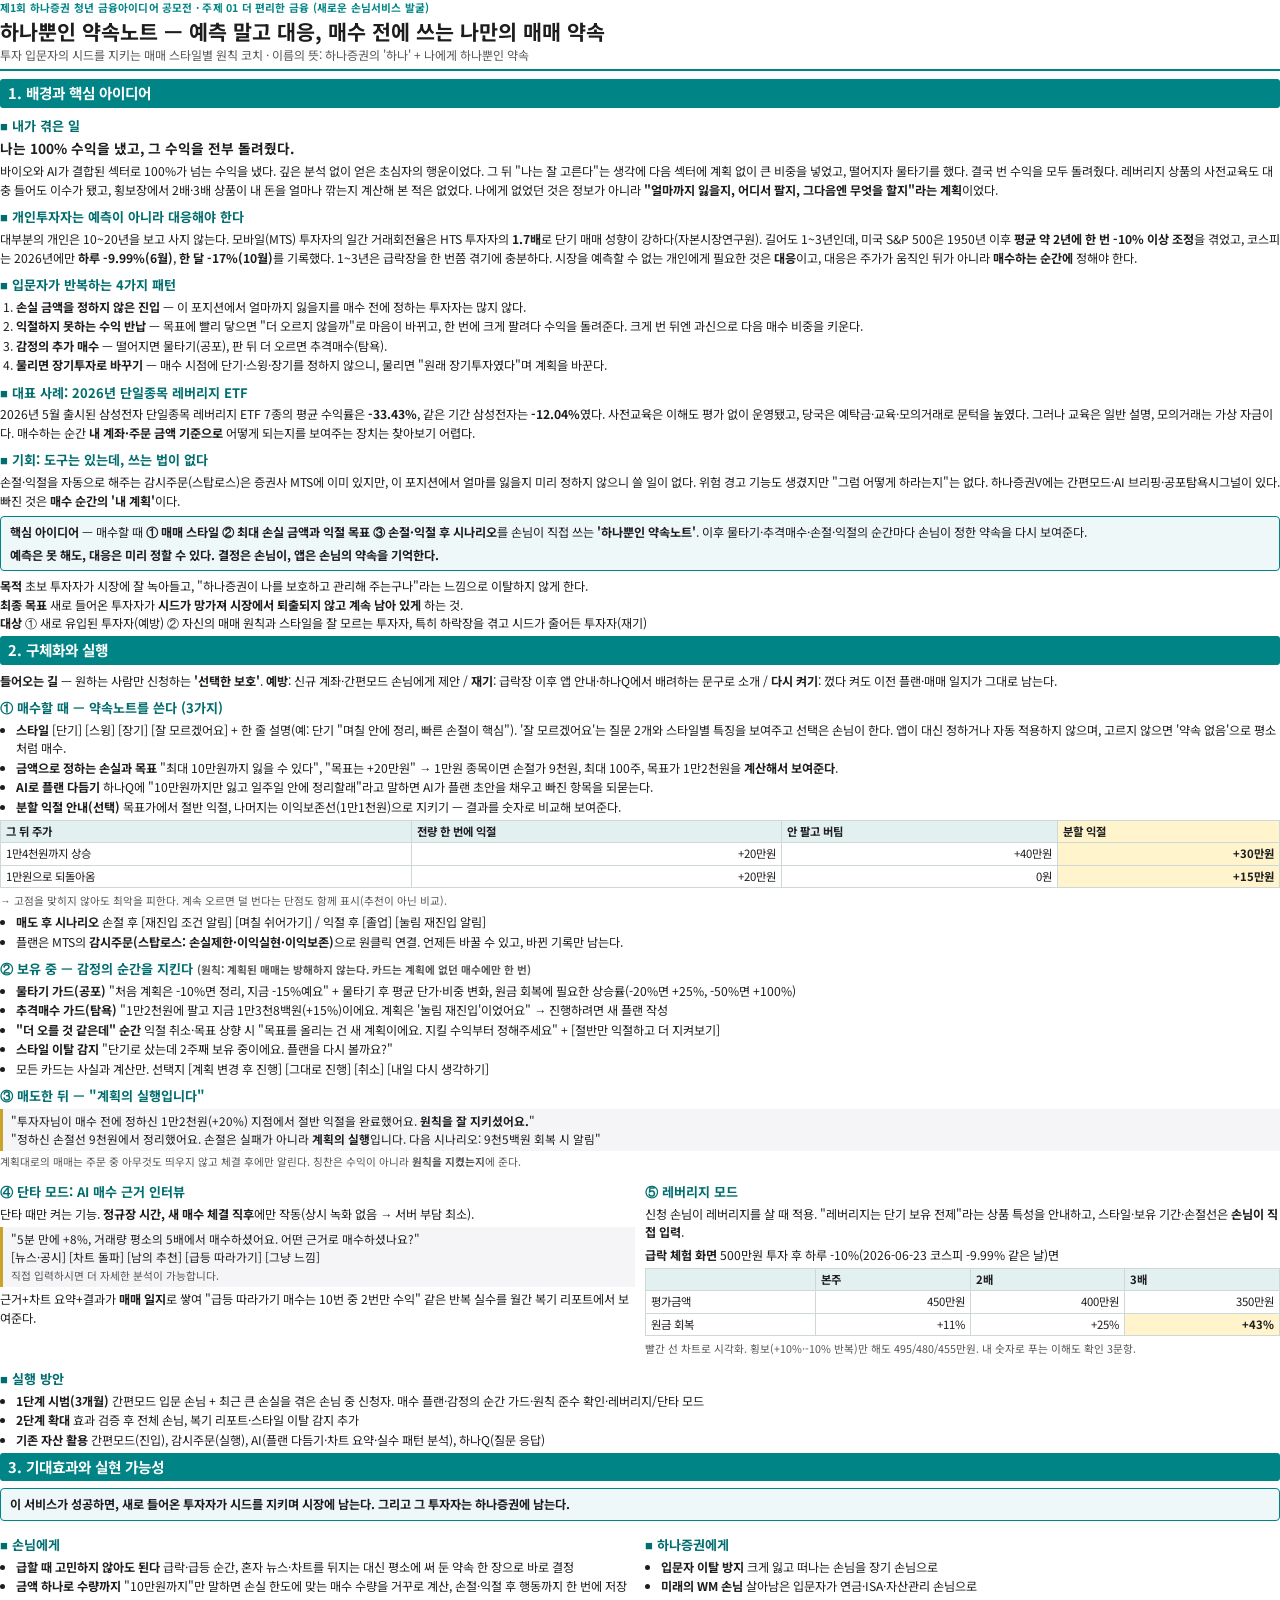
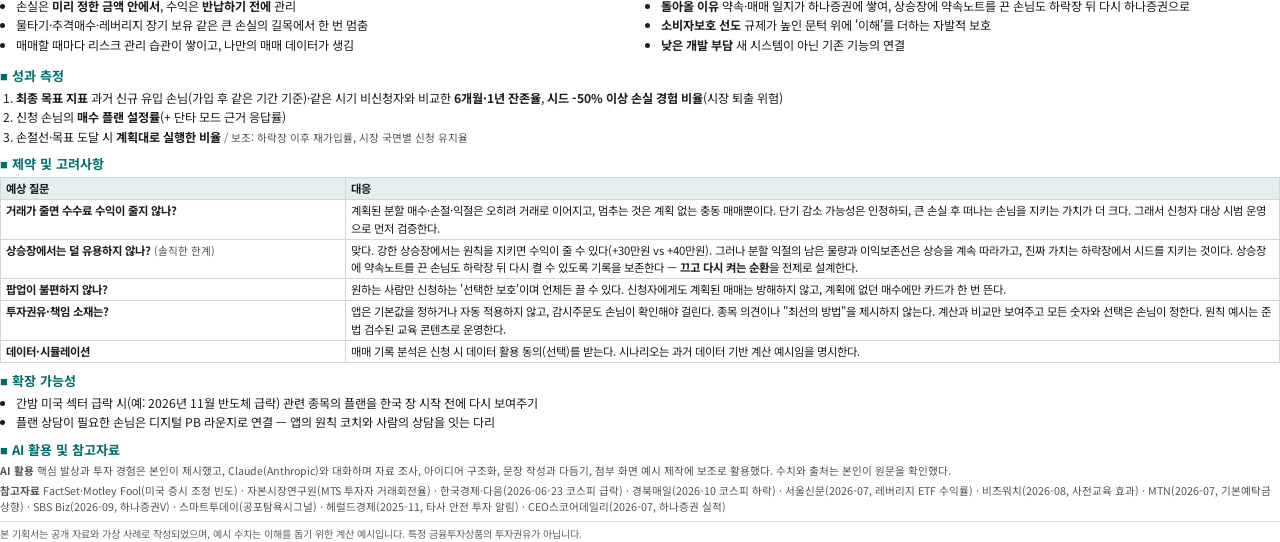
<file: contest/report/기획서_3쪽.html>
<!DOCTYPE html>
<html lang="ko">
<head>
<meta charset="utf-8">
<title>하나뿐인 약속노트 — 기획서</title>
<style>
@font-face{font-family:"NotoKR";font-weight:400;src:url(fonts/noto-sans-kr-korean-400-normal.woff2) format("woff2");}
@font-face{font-family:"NotoKR";font-weight:700;src:url(fonts/noto-sans-kr-korean-700-normal.woff2) format("woff2");}
@font-face{font-family:"NotoKRL";font-weight:400;src:url(fonts/noto-sans-kr-latin-400-normal.woff2) format("woff2");}
@font-face{font-family:"NotoKRL";font-weight:700;src:url(fonts/noto-sans-kr-latin-700-normal.woff2) format("woff2");}
@page{size:A4;margin:14mm 15mm 13mm 15mm;}
*{box-sizing:border-box;}
body{font-family:"NotoKRL","NotoKR",sans-serif;font-size:9.1pt;line-height:1.52;color:#1d1d1f;margin:0;}
.page{page-break-after:always;}
.page:last-child{page-break-after:auto;}
.top{border-bottom:2px solid #008485;padding-bottom:5px;margin-bottom:8px;}
.tag{font-size:8pt;color:#008485;font-weight:700;letter-spacing:.02em;}
h1{font-size:15.5pt;margin:2px 0 1px;line-height:1.3;}
.sub{font-size:9pt;color:#555;}
h2{font-size:11pt;color:#fff;background:#008485;padding:3px 8px;margin:0 0 7px;border-radius:3px;}
h3{font-size:9.8pt;margin:8px 0 3px;color:#006d6e;}
p{margin:0 0 4px;}
ul,ol{margin:0 0 4px;padding-left:16px;}
li{margin:1px 0;}
b{font-weight:700;}
.hook{font-size:10.3pt;font-weight:700;margin-bottom:3px;}
.key{border:1.5px solid #008485;background:#eef8f8;border-radius:4px;padding:6px 9px;margin:6px 0;}
.key p:last-child{margin:0;}
.quote{background:#f5f5f7;border-left:3px solid #c9a227;padding:3px 8px;margin:3px 0;font-size:8.8pt;}
table{border-collapse:collapse;width:100%;margin:3px 0 5px;font-size:8.5pt;}
th,td{border:1px solid #cfd8d8;padding:2px 5px;text-align:left;vertical-align:top;}
th{background:#e3f0f0;font-weight:700;}
td.num{text-align:right;white-space:nowrap;}
.hl{background:#fff4cc;font-weight:700;}
.small{font-size:8pt;color:#555;}
.two{display:flex;gap:10px;}
.two>div{flex:1;}
.foot{font-size:7.6pt;color:#666;border-top:1px solid #ddd;margin-top:6px;padding-top:4px;}
</style>
</head>
<body>

<!-- ======================== 1쪽 ======================== -->
<div class="page">
<div class="top">
  <div class="tag">제1회 하나증권 청년 금융아이디어 공모전 · 주제 01 더 편리한 금융 (새로운 손님서비스 발굴)</div>
  <h1>하나뿐인 약속노트 — 예측 말고 대응, 매수 전에 쓰는 나만의 매매 약속</h1>
  <div class="sub">투자 입문자의 시드를 지키는 매매 스타일별 원칙 코치 · 이름의 뜻: 하나증권의 '하나' + 나에게 하나뿐인 약속</div>
</div>

<h2>1. 배경과 핵심 아이디어</h2>

<h3>■ 내가 겪은 일</h3>
<p class="hook">나는 100% 수익을 냈고, 그 수익을 전부 돌려줬다.</p>
<p>바이오와 AI가 결합된 섹터로 100%가 넘는 수익을 냈다. 깊은 분석 없이 얻은 초심자의 행운이었다. 그 뒤 "나는 잘 고른다"는 생각에 다음 섹터에 계획 없이 큰 비중을 넣었고, 떨어지자 물타기를 했다. 결국 번 수익을 모두 돌려줬다. 레버리지 상품의 사전교육도 대충 들어도 이수가 됐고, 횡보장에서 2배·3배 상품이 내 돈을 얼마나 깎는지 계산해 본 적은 없었다. 나에게 없었던 것은 정보가 아니라 <b>"얼마까지 잃을지, 어디서 팔지, 그다음엔 무엇을 할지"라는 계획</b>이었다.</p>

<h3>■ 개인투자자는 예측이 아니라 대응해야 한다</h3>
<p>대부분의 개인은 10~20년을 보고 사지 않는다. 모바일(MTS) 투자자의 일간 거래회전율은 HTS 투자자의 <b>1.7배</b>로 단기 매매 성향이 강하다(자본시장연구원). 길어도 1~3년인데, 미국 S&amp;P 500은 1950년 이후 <b>평균 약 2년에 한 번 -10% 이상 조정</b>을 겪었고, 코스피는 2026년에만 <b>하루 -9.99%(6월)</b>, <b>한 달 -17%(10월)</b>를 기록했다. 1~3년은 급락장을 한 번쯤 겪기에 충분하다. 시장을 예측할 수 없는 개인에게 필요한 것은 <b>대응</b>이고, 대응은 주가가 움직인 뒤가 아니라 <b>매수하는 순간에</b> 정해야 한다.</p>

<h3>■ 입문자가 반복하는 4가지 패턴</h3>
<ol>
<li><b>손실 금액을 정하지 않은 진입</b> — 이 포지션에서 얼마까지 잃을지를 매수 전에 정하는 투자자는 많지 않다.</li>
<li><b>익절하지 못하는 수익 반납</b> — 목표에 빨리 닿으면 "더 오르지 않을까"로 마음이 바뀌고, 한 번에 크게 팔려다 수익을 돌려준다. 크게 번 뒤엔 과신으로 다음 매수 비중을 키운다.</li>
<li><b>감정의 추가 매수</b> — 떨어지면 물타기(공포), 판 뒤 더 오르면 추격매수(탐욕).</li>
<li><b>물리면 장기투자로 바꾸기</b> — 매수 시점에 단기·스윙·장기를 정하지 않으니, 물리면 "원래 장기투자였다"며 계획을 바꾼다.</li>
</ol>

<h3>■ 대표 사례: 2026년 단일종목 레버리지 ETF</h3>
<p>2026년 5월 출시된 삼성전자 단일종목 레버리지 ETF 7종의 평균 수익률은 <b>-33.43%</b>, 같은 기간 삼성전자는 <b>-12.04%</b>였다. 사전교육은 이해도 평가 없이 운영됐고, 당국은 예탁금·교육·모의거래로 문턱을 높였다. 그러나 교육은 일반 설명, 모의거래는 가상 자금이다. 매수하는 순간 <b>내 계좌·주문 금액 기준으로</b> 어떻게 되는지를 보여주는 장치는 찾아보기 어렵다.</p>

<h3>■ 기회: 도구는 있는데, 쓰는 법이 없다</h3>
<p>손절·익절을 자동으로 해주는 감시주문(스탑로스)은 증권사 MTS에 이미 있지만, 이 포지션에서 얼마를 잃을지 미리 정하지 않으니 쓸 일이 없다. 위험 경고 기능도 생겼지만 "그럼 어떻게 하라는지"는 없다. 하나증권V에는 간편모드·AI 브리핑·공포탐욕시그널이 있다. 빠진 것은 <b>매수 순간의 '내 계획'</b>이다.</p>

<div class="key">
<p><b>핵심 아이디어</b> — 매수할 때 <b>① 매매 스타일 ② 최대 손실 금액과 익절 목표 ③ 손절·익절 후 시나리오</b>를 손님이 직접 쓰는 <b>'하나뿐인 약속노트'</b>. 이후 물타기·추격매수·손절·익절의 순간마다 손님이 정한 약속을 다시 보여준다.</p>
<p><b>예측은 못 해도, 대응은 미리 정할 수 있다. 결정은 손님이, 앱은 손님의 약속을 기억한다.</b></p>
</div>

<p><b>목적</b> 초보 투자자가 시장에 잘 녹아들고, "하나증권이 나를 보호하고 관리해 주는구나"라는 느낌으로 이탈하지 않게 한다.<br>
<b>최종 목표</b> 새로 들어온 투자자가 <b>시드가 망가져 시장에서 퇴출되지 않고 계속 남아 있게</b> 하는 것.<br>
<b>대상</b> ① 새로 유입된 투자자(예방) ② 자신의 매매 원칙과 스타일을 잘 모르는 투자자, 특히 하락장을 겪고 시드가 줄어든 투자자(재기)</p>
</div>

<!-- ======================== 2쪽 ======================== -->
<div class="page">
<h2>2. 구체화와 실행</h2>

<p><b>들어오는 길</b> — 원하는 사람만 신청하는 <b>'선택한 보호'</b>. <b>예방</b>: 신규 계좌·간편모드 손님에게 제안 / <b>재기</b>: 급락장 이후 앱 안내·하나Q에서 배려하는 문구로 소개 / <b>다시 켜기</b>: 껐다 켜도 이전 플랜·매매 일지가 그대로 남는다.</p>

<h3>① 매수할 때 — 약속노트를 쓴다 (3가지)</h3>
<ul>
<li><b>스타일</b> [단기] [스윙] [장기] [잘 모르겠어요] + 한 줄 설명(예: 단기 "며칠 안에 정리, 빠른 손절이 핵심"). '잘 모르겠어요'는 질문 2개와 스타일별 특징을 보여주고 선택은 손님이 한다. 앱이 대신 정하거나 자동 적용하지 않으며, 고르지 않으면 '약속 없음'으로 평소처럼 매수.</li>
<li><b>금액으로 정하는 손실과 목표</b> "최대 10만원까지 잃을 수 있다", "목표는 +20만원" → 1만원 종목이면 손절가 9천원, 최대 100주, 목표가 1만2천원을 <b>계산해서 보여준다</b>.</li>
<li><b>AI로 플랜 다듬기</b> 하나Q에 "10만원까지만 잃고 일주일 안에 정리할래"라고 말하면 AI가 플랜 초안을 채우고 빠진 항목을 되묻는다.</li>
<li><b>분할 익절 안내(선택)</b> 목표가에서 절반 익절, 나머지는 이익보존선(1만1천원)으로 지키기 — 결과를 숫자로 비교해 보여준다.</li>
</ul>
<table>
<tr><th>그 뒤 주가</th><th>전량 한 번에 익절</th><th>안 팔고 버팀</th><th class="hl">분할 익절</th></tr>
<tr><td>1만4천원까지 상승</td><td class="num">+20만원</td><td class="num">+40만원</td><td class="num hl">+30만원</td></tr>
<tr><td>1만원으로 되돌아옴</td><td class="num">+20만원</td><td class="num">0원</td><td class="num hl">+15만원</td></tr>
</table>
<p class="small">→ 고점을 맞히지 않아도 최악을 피한다. 계속 오르면 덜 번다는 단점도 함께 표시(추천이 아닌 비교).</p>
<ul>
<li><b>매도 후 시나리오</b> 손절 후 [재진입 조건 알림] [며칠 쉬어가기] / 익절 후 [졸업] [눌림 재진입 알림]</li>
<li>플랜은 MTS의 <b>감시주문(스탑로스: 손실제한·이익실현·이익보존)</b>으로 원클릭 연결. 언제든 바꿀 수 있고, 바뀐 기록만 남는다.</li>
</ul>

<h3>② 보유 중 — 감정의 순간을 지킨다 <span class="small">(원칙: 계획된 매매는 방해하지 않는다. 카드는 계획에 없던 매수에만 한 번)</span></h3>
<ul>
<li><b>물타기 가드(공포)</b> "처음 계획은 -10%면 정리, 지금 -15%예요" + 물타기 후 평균 단가·비중 변화, 원금 회복에 필요한 상승률(-20%면 +25%, -50%면 +100%)</li>
<li><b>추격매수 가드(탐욕)</b> "1만2천원에 팔고 지금 1만3천8백원(+15%)이에요. 계획은 '눌림 재진입'이었어요" → 진행하려면 새 플랜 작성</li>
<li><b>"더 오를 것 같은데" 순간</b> 익절 취소·목표 상향 시 "목표를 올리는 건 새 계획이에요. 지킬 수익부터 정해주세요" + [절반만 익절하고 더 지켜보기]</li>
<li><b>스타일 이탈 감지</b> "단기로 샀는데 2주째 보유 중이에요. 플랜을 다시 볼까요?"</li>
<li>모든 카드는 사실과 계산만. 선택지 [계획 변경 후 진행] [그대로 진행] [취소] [내일 다시 생각하기]</li>
</ul>

<h3>③ 매도한 뒤 — "계획의 실행입니다"</h3>
<div class="quote">"투자자님이 매수 전에 정하신 1만2천원(+20%) 지점에서 절반 익절을 완료했어요. <b>원칙을 잘 지키셨어요.</b>"<br>
"정하신 손절선 9천원에서 정리했어요. 손절은 실패가 아니라 <b>계획의 실행</b>입니다. 다음 시나리오: 9천5백원 회복 시 알림"</div>
<p class="small">계획대로의 매매는 주문 중 아무것도 띄우지 않고 체결 후에만 알린다. 칭찬은 수익이 아니라 <b>원칙을 지켰는지</b>에 준다.</p>

<div class="two">
<div>
<h3>④ 단타 모드: AI 매수 근거 인터뷰</h3>
<p>단타 때만 켜는 기능. <b>정규장 시간, 새 매수 체결 직후</b>에만 작동(상시 녹화 없음 → 서버 부담 최소).</p>
<div class="quote">"5분 만에 +8%, 거래량 평소의 5배에서 매수하셨어요. 어떤 근거로 매수하셨나요?"<br>[뉴스·공시] [차트 돌파] [남의 추천] [급등 따라가기] [그냥 느낌]<br><span class="small">직접 입력하시면 더 자세한 분석이 가능합니다.</span></div>
<p>근거+차트 요약+결과가 <b>매매 일지</b>로 쌓여 "급등 따라가기 매수는 10번 중 2번만 수익" 같은 반복 실수를 월간 복기 리포트에서 보여준다.</p>
</div>
<div>
<h3>⑤ 레버리지 모드</h3>
<p>신청 손님이 레버리지를 살 때 적용. "레버리지는 단기 보유 전제"라는 상품 특성을 안내하고, 스타일·보유 기간·손절선은 <b>손님이 직접 입력</b>.</p>
<p><b>급락 체험 화면</b> 500만원 투자 후 하루 -10%(2026-06-23 코스피 -9.99% 같은 날)면</p>
<table>
<tr><th></th><th>본주</th><th>2배</th><th>3배</th></tr>
<tr><td>평가금액</td><td class="num">450만원</td><td class="num">400만원</td><td class="num">350만원</td></tr>
<tr><td>원금 회복</td><td class="num">+11%</td><td class="num">+25%</td><td class="num hl">+43%</td></tr>
</table>
<p class="small">빨간 선 차트로 시각화. 횡보(+10%·-10% 반복)만 해도 495/480/455만원. 내 숫자로 푸는 이해도 확인 3문항.</p>
</div>
</div>

<h3>■ 실행 방안</h3>
<ul>
<li><b>1단계 시범(3개월)</b> 간편모드 입문 손님 + 최근 큰 손실을 겪은 손님 중 신청자. 매수 플랜·감정의 순간 가드·원칙 준수 확인·레버리지/단타 모드</li>
<li><b>2단계 확대</b> 효과 검증 후 전체 손님, 복기 리포트·스타일 이탈 감지 추가</li>
<li><b>기존 자산 활용</b> 간편모드(진입), 감시주문(실행), AI(플랜 다듬기·차트 요약·실수 패턴 분석), 하나Q(질문 응답)</li>
</ul>
</div>

<!-- ======================== 3쪽 ======================== -->
<div class="page">
<h2>3. 기대효과와 실현 가능성</h2>

<div class="key"><p><b>이 서비스가 성공하면, 새로 들어온 투자자가 시드를 지키며 시장에 남는다. 그리고 그 투자자는 하나증권에 남는다.</b></p></div>

<div class="two">
<div>
<h3>■ 손님에게</h3>
<ul>
<li><b>급할 때 고민하지 않아도 된다</b> 급락·급등 순간, 혼자 뉴스·차트를 뒤지는 대신 평소에 써 둔 약속 한 장으로 바로 결정</li>
<li><b>금액 하나로 수량까지</b> "10만원까지"만 말하면 손실 한도에 맞는 매수 수량을 거꾸로 계산, 손절·익절 후 행동까지 한 번에 저장</li>
<li>손실은 <b>미리 정한 금액 안에서</b>, 수익은 <b>반납하기 전에</b> 관리</li>
<li>물타기·추격매수·레버리지 장기 보유 같은 큰 손실의 길목에서 한 번 멈춤</li>
<li>매매할 때마다 리스크 관리 습관이 쌓이고, 나만의 매매 데이터가 생김</li>
</ul>
</div>
<div>
<h3>■ 하나증권에게</h3>
<ul>
<li><b>입문자 이탈 방지</b> 크게 잃고 떠나는 손님을 장기 손님으로</li>
<li><b>미래의 WM 손님</b> 살아남은 입문자가 연금·ISA·자산관리 손님으로</li>
<li><b>돌아올 이유</b> 약속·매매 일지가 하나증권에 쌓여, 상승장에 약속노트를 끈 손님도 하락장 뒤 다시 하나증권으로</li>
<li><b>소비자보호 선도</b> 규제가 높인 문턱 위에 '이해'를 더하는 자발적 보호</li>
<li><b>낮은 개발 부담</b> 새 시스템이 아닌 기존 기능의 연결</li>
</ul>
</div>
</div>

<h3>■ 성과 측정</h3>
<ol>
<li><b>최종 목표 지표</b> 과거 신규 유입 손님(가입 후 같은 기간 기준)·같은 시기 비신청자와 비교한 <b>6개월·1년 잔존율</b>, <b>시드 -50% 이상 손실 경험 비율</b>(시장 퇴출 위험)</li>
<li>신청 손님의 <b>매수 플랜 설정률</b>(+ 단타 모드 근거 응답률)</li>
<li>손절선·목표 도달 시 <b>계획대로 실행한 비율</b> <span class="small">/ 보조: 하락장 이후 재가입률, 시장 국면별 신청 유지율</span></li>
</ol>

<h3>■ 제약 및 고려사항</h3>
<table>
<tr><th style="width:27%">예상 질문</th><th>대응</th></tr>
<tr><td><b>거래가 줄면 수수료 수익이 줄지 않나?</b></td><td>계획된 분할 매수·손절·익절은 오히려 거래로 이어지고, 멈추는 것은 계획 없는 충동 매매뿐이다. 단기 감소 가능성은 인정하되, 큰 손실 후 떠나는 손님을 지키는 가치가 더 크다. 그래서 신청자 대상 시범 운영으로 먼저 검증한다.</td></tr>
<tr><td><b>상승장에서는 덜 유용하지 않나?</b> <span class="small">(솔직한 한계)</span></td><td>맞다. 강한 상승장에서는 원칙을 지키면 수익이 줄 수 있다(+30만원 vs +40만원). 그러나 분할 익절의 남은 물량과 이익보존선은 상승을 계속 따라가고, 진짜 가치는 하락장에서 시드를 지키는 것이다. 상승장에 약속노트를 끈 손님도 하락장 뒤 다시 켤 수 있도록 기록을 보존한다 — <b>끄고 다시 켜는 순환</b>을 전제로 설계한다.</td></tr>
<tr><td><b>팝업이 불편하지 않나?</b></td><td>원하는 사람만 신청하는 '선택한 보호'이며 언제든 끌 수 있다. 신청자에게도 계획된 매매는 방해하지 않고, 계획에 없던 매수에만 카드가 한 번 뜬다.</td></tr>
<tr><td><b>투자권유·책임 소재는?</b></td><td>앱은 기본값을 정하거나 자동 적용하지 않고, 감시주문도 손님이 확인해야 걸린다. 종목 의견이나 "최선의 방법"을 제시하지 않는다. 계산과 비교만 보여주고 모든 숫자와 선택은 손님이 정한다. 원칙 예시는 준법 검수된 교육 콘텐츠로 운영한다.</td></tr>
<tr><td><b>데이터·시뮬레이션</b></td><td>매매 기록 분석은 신청 시 데이터 활용 동의(선택)를 받는다. 시나리오는 과거 데이터 기반 계산 예시임을 명시한다.</td></tr>
</table>

<h3>■ 확장 가능성</h3>
<ul>
<li>간밤 미국 섹터 급락 시(예: 2026년 11월 반도체 급락) 관련 종목의 플랜을 한국 장 시작 전에 다시 보여주기</li>
<li>플랜 상담이 필요한 손님은 디지털 PB 라운지로 연결 — 앱의 원칙 코치와 사람의 상담을 잇는 다리</li>
</ul>

<h3>■ AI 활용 및 참고자료</h3>
<p class="small"><b>AI 활용</b> 핵심 발상과 투자 경험은 본인이 제시했고, Claude(Anthropic)와 대화하며 자료 조사, 아이디어 구조화, 문장 작성과 다듬기, 첨부 화면 예시 제작에 보조로 활용했다. 수치와 출처는 본인이 원문을 확인했다.</p>
<p class="small"><b>참고자료</b> FactSet·Motley Fool(미국 증시 조정 빈도) · 자본시장연구원(MTS 투자자 거래회전율) · 한국경제·다음(2026-06-23 코스피 급락) · 경북매일(2026-10 코스피 하락) · 서울신문(2026-07, 레버리지 ETF 수익률) · 비즈워치(2026-08, 사전교육 효과) · MTN(2026-07, 기본예탁금 상향) · SBS Biz(2026-09, 하나증권V) · 스마트투데이(공포탐욕시그널) · 헤럴드경제(2025-11, 타사 안전 투자 알림) · CEO스코어데일리(2026-07, 하나증권 실적)</p>

<div class="foot">본 기획서는 공개 자료와 가상 사례로 작성되었으며, 예시 수치는 이해를 돕기 위한 계산 예시입니다. 특정 금융투자상품의 투자권유가 아닙니다.</div>
</div>

</body>
</html>
</file>
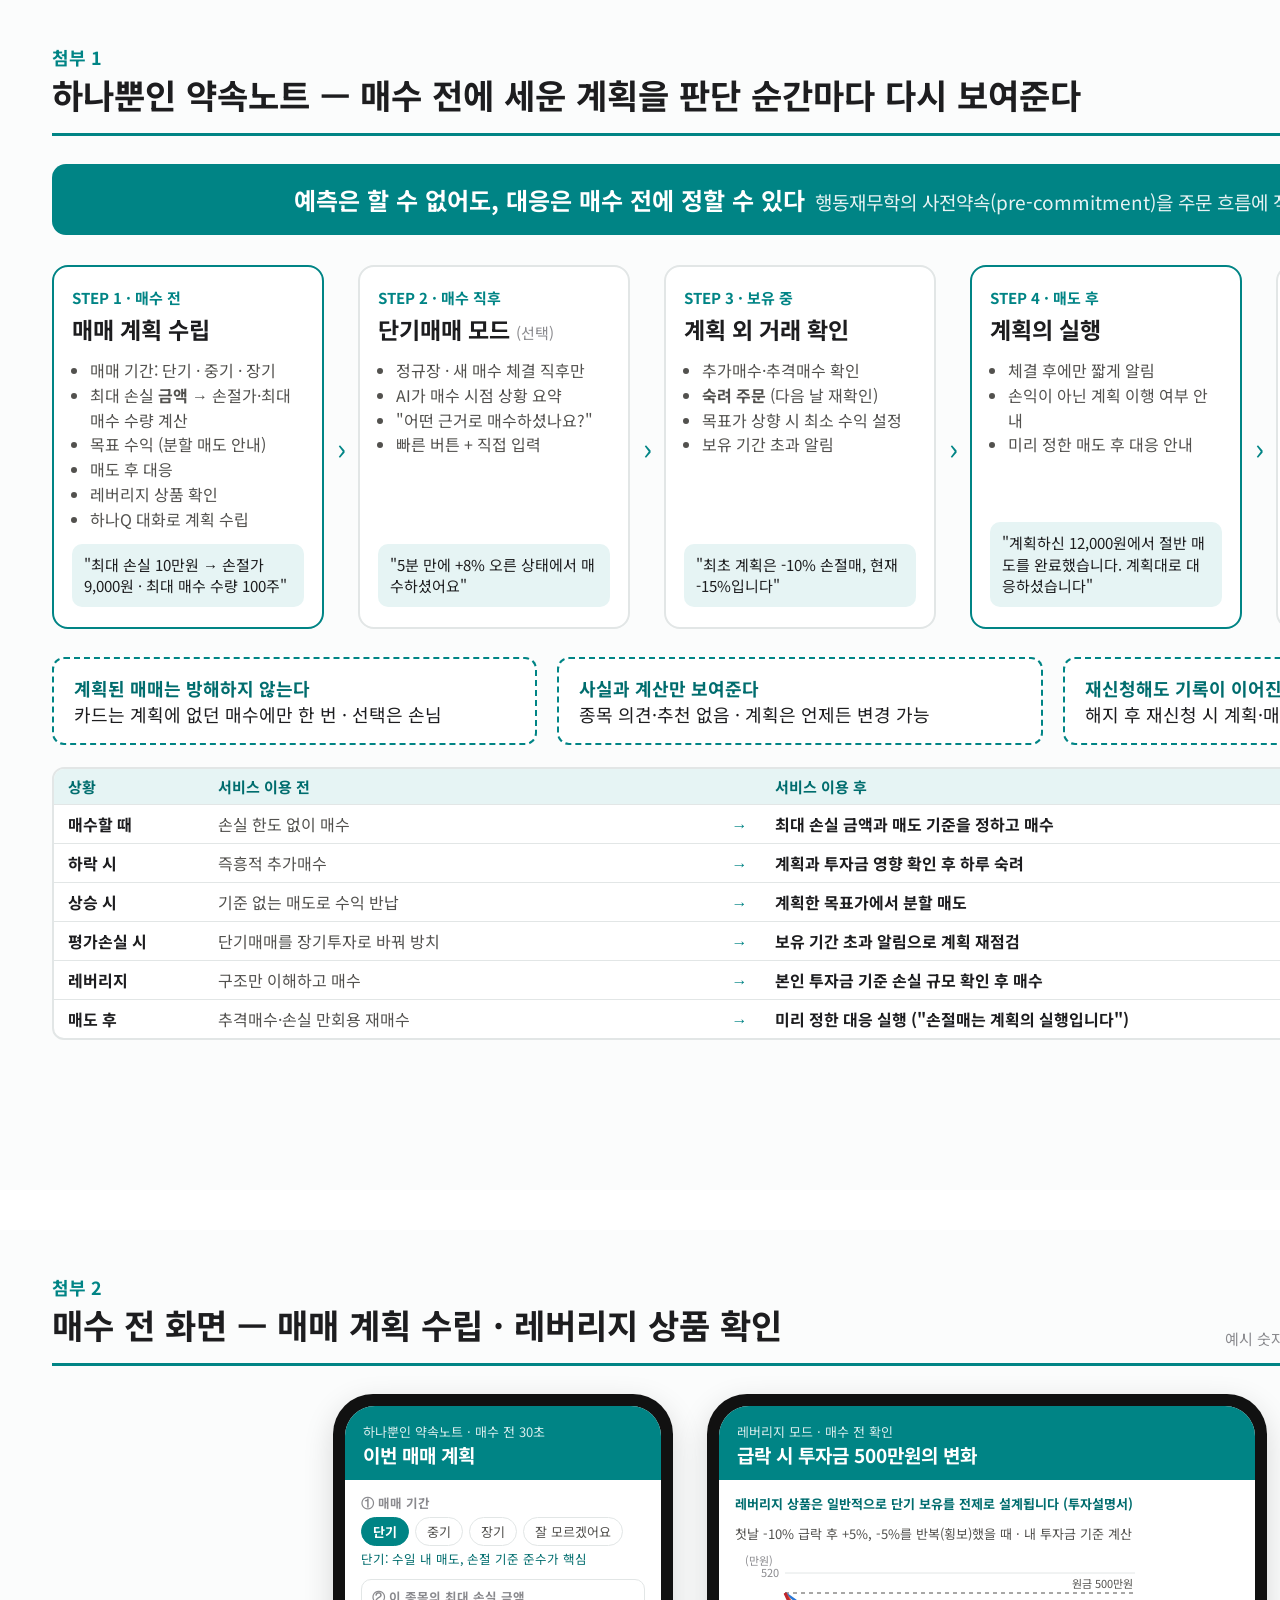
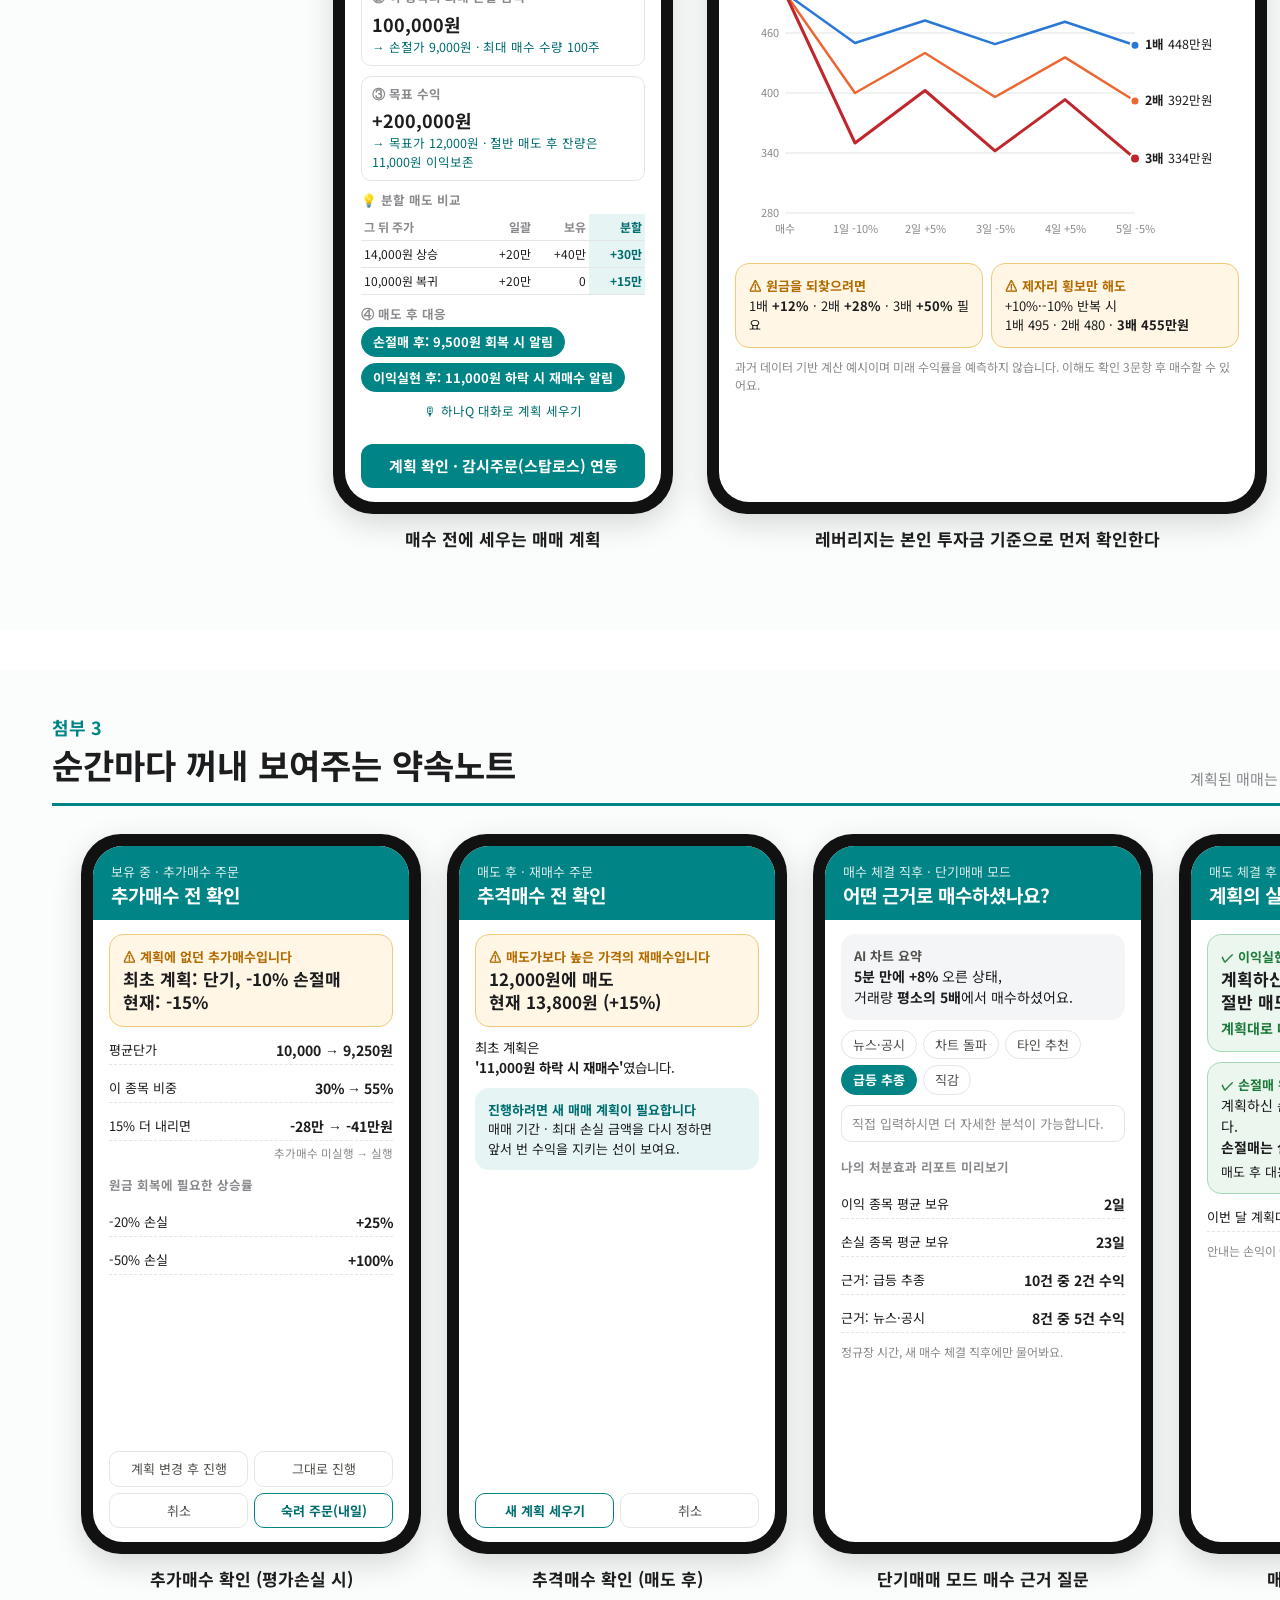
<file: contest/report/첨부이미지.html>
<!DOCTYPE html>
<html lang="ko">
<head>
<meta charset="utf-8">
<style>
@font-face{font-family:"NotoKR";font-weight:400;src:url(fonts/noto-sans-kr-korean-400-normal.woff2) format("woff2");}
@font-face{font-family:"NotoKR";font-weight:700;src:url(fonts/noto-sans-kr-korean-700-normal.woff2) format("woff2");}
@font-face{font-family:"NotoKRL";font-weight:400;src:url(fonts/noto-sans-kr-latin-400-normal.woff2) format("woff2");}
@font-face{font-family:"NotoKRL";font-weight:700;src:url(fonts/noto-sans-kr-latin-700-normal.woff2) format("woff2");}
:root{--teal:#008485;--teal-d:#006d6e;--teal-l:#e6f4f4;--ink:#1d1d1f;--ink2:#52514e;--muted:#8a8a8e;--line:#e2e6e6;
  --s1:#2a78d6;--s2:#eb6834;--s3:#c0262d;--warn-bg:#fff6e5;--warn:#b26b00;--good-bg:#eaf6ee;--good:#1d7a3a;}
*{box-sizing:border-box;}
body{margin:0;font-family:"NotoKRL","NotoKR",sans-serif;color:var(--ink);background:#fff;}
.sheet{width:1600px;height:1000px;padding:44px 52px;position:relative;background:#fbfcfc;overflow:hidden;}
.sheet+.sheet{margin-top:40px;}
.head{display:flex;justify-content:space-between;align-items:flex-end;border-bottom:3px solid var(--teal);padding-bottom:14px;margin-bottom:28px;}
.head h1{font-size:34px;margin:0;}
.head .no{font-size:18px;color:var(--teal);font-weight:700;}
.head .note{font-size:15px;color:var(--muted);}
/* ---------- flow ---------- */
.banner{background:var(--teal);color:#fff;border-radius:14px;padding:18px 26px;font-size:24px;font-weight:700;text-align:center;margin-bottom:30px;}
.banner span{font-weight:400;font-size:19px;opacity:.9;margin-left:10px;}
.flow{display:flex;align-items:stretch;gap:0;}
.stage{flex:1;background:#fff;border:2px solid var(--line);border-radius:16px;padding:20px 18px;display:flex;flex-direction:column;}
.stage .when{font-size:15px;color:var(--teal);font-weight:700;}
.stage h3{font-size:23px;margin:4px 0 12px;}
.stage ul{margin:0;padding-left:18px;font-size:16px;line-height:1.55;color:var(--ink2);flex:1;}
.stage .msg{margin-top:12px;background:var(--teal-l);border-radius:10px;padding:10px 12px;font-size:15px;line-height:1.45;}
.stage.hot{border-color:var(--teal);}
.arrow{width:34px;display:flex;align-items:center;justify-content:center;font-size:30px;color:var(--teal);}
.rules{display:flex;gap:20px;margin-top:28px;}
.rule{flex:1;border-radius:12px;padding:16px 20px;font-size:18px;background:#fff;border:2px dashed var(--teal);}
.rule b{color:var(--teal-d);}
/* ---------- phones ---------- */
.phones{display:flex;gap:34px;justify-content:center;align-items:flex-start;}
.phone{width:340px;height:720px;border-radius:40px;background:#111;padding:12px;box-shadow:0 10px 30px rgba(0,0,0,.15);flex:none;}
.screen{width:100%;height:100%;border-radius:30px;background:#fff;overflow:hidden;display:flex;flex-direction:column;}
.bar{background:var(--teal);color:#fff;padding:16px 18px 12px;}
.bar .t{font-size:13px;opacity:.85;}
.bar .h{font-size:19px;font-weight:700;}
.body{padding:14px 16px;font-size:14px;line-height:1.5;flex:1;display:flex;flex-direction:column;gap:10px;}
.lbl{font-size:12.5px;color:var(--muted);font-weight:700;margin-bottom:4px;}
.chips{display:flex;gap:6px;flex-wrap:wrap;}
.chip{border:1.5px solid var(--line);border-radius:999px;padding:4px 11px;font-size:13px;color:var(--ink2);}
.chip.on{border-color:var(--teal);background:var(--teal);color:#fff;font-weight:700;}
.field{border:1.5px solid var(--line);border-radius:10px;padding:8px 10px;}
.field .v{font-size:18px;font-weight:700;}
.calc{font-size:12.5px;color:var(--teal-d);}
.mini{width:100%;border-collapse:collapse;font-size:12px;}
.mini th,.mini td{border-bottom:1px solid var(--line);padding:4px 3px;text-align:right;}
.mini th:first-child,.mini td:first-child{text-align:left;}
.mini th{color:var(--muted);font-weight:700;}
.mini .me{color:var(--teal-d);font-weight:700;background:var(--teal-l);}
.btn{background:var(--teal);color:#fff;text-align:center;border-radius:12px;padding:11px;font-weight:700;font-size:15px;margin-top:auto;}
.btn2{border:1.5px solid var(--line);text-align:center;border-radius:10px;padding:7px;font-size:13px;color:var(--ink2);}
.btns{display:grid;grid-template-columns:1fr 1fr;gap:6px;margin-top:auto;}
.card{border-radius:14px;padding:12px 13px;}
.card.warn{background:var(--warn-bg);border:1.5px solid #f2c97a;}
.card.good{background:var(--good-bg);border:1.5px solid #a9d8b8;}
.card .ic{font-size:13px;font-weight:700;}
.card.warn .ic{color:var(--warn);}
.card.good .ic{color:var(--good);}
.big{font-size:17px;font-weight:700;line-height:1.4;}
.row{display:flex;justify-content:space-between;font-size:13px;padding:3px 0;border-bottom:1px dashed var(--line);}
.row b{font-size:14px;}
.cap{text-align:center;font-size:17px;font-weight:700;margin-top:12px;color:var(--ink);}
.capw{display:flex;flex-direction:column;align-items:center;}
.ba{width:100%;border-collapse:separate;border-spacing:0;margin-top:22px;font-size:16px;background:#fff;border:2px solid var(--line);border-radius:12px;overflow:hidden;}
.ba th,.ba td{padding:7px 14px;border-bottom:1px solid var(--line);text-align:left;}
.ba tr:last-child td{border-bottom:none;}
.ba th{background:var(--teal-l);color:var(--teal-d);font-size:15px;}
.ba td.k{font-weight:700;width:150px;}
.ba td.b{color:var(--ink2);}
.ba td.a{font-weight:700;}
.ba td.ar{color:var(--teal);width:30px;text-align:center;font-weight:700;}
.virtual{position:absolute;right:52px;bottom:22px;font-size:14px;color:var(--muted);}
svg text{font-family:"NotoKRL","NotoKR",sans-serif;}
</style>
</head>
<body>

<!-- ================= 1. 서비스 흐름도 ================= -->
<div class="sheet" id="img1" style="height:1190px">
  <div class="head"><div><div class="no">첨부 1</div><h1>하나뿐인 약속노트 — 매수 전에 세운 계획을 판단 순간마다 다시 보여준다</h1></div><div class="note">신청한 손님만 이용하는 선택형 서비스</div></div>
  <div class="banner">예측은 할 수 없어도, 대응은 매수 전에 정할 수 있다<span>행동재무학의 사전약속(pre-commitment)을 주문 흐름에 적용</span></div>
  <div class="flow">
    <div class="stage hot"><div class="when">STEP 1 · 매수 전</div><h3>매매 계획 수립</h3>
      <ul><li>매매 기간: 단기 · 중기 · 장기</li><li>최대 손실 <b>금액</b> → 손절가·최대 매수 수량 계산</li><li>목표 수익 (분할 매도 안내)</li><li>매도 후 대응</li><li>레버리지 상품 확인</li><li>하나Q 대화로 계획 수립</li></ul>
      <div class="msg">"최대 손실 10만원 → 손절가 9,000원 · 최대 매수 수량 100주"</div></div>
    <div class="arrow">›</div>
    <div class="stage"><div class="when">STEP 2 · 매수 직후</div><h3>단기매매 모드 <span style="font-size:15px;color:var(--muted);font-weight:400">(선택)</span></h3>
      <ul><li>정규장 · 새 매수 체결 직후만</li><li>AI가 매수 시점 상황 요약</li><li>"어떤 근거로 매수하셨나요?"</li><li>빠른 버튼 + 직접 입력</li></ul>
      <div class="msg">"5분 만에 +8% 오른 상태에서 매수하셨어요"</div></div>
    <div class="arrow">›</div>
    <div class="stage"><div class="when">STEP 3 · 보유 중</div><h3>계획 외 거래 확인</h3>
      <ul><li>추가매수·추격매수 확인</li><li><b>숙려 주문</b> (다음 날 재확인)</li><li>목표가 상향 시 최소 수익 설정</li><li>보유 기간 초과 알림</li></ul>
      <div class="msg">"최초 계획은 -10% 손절매, 현재 -15%입니다"</div></div>
    <div class="arrow">›</div>
    <div class="stage hot"><div class="when">STEP 4 · 매도 후</div><h3>계획의 실행</h3>
      <ul><li>체결 후에만 짧게 알림</li><li>손익이 아닌 계획 이행 여부 안내</li><li>미리 정한 매도 후 대응 안내</li></ul>
      <div class="msg">"계획하신 12,000원에서 절반 매도를 완료했습니다. 계획대로 대응하셨습니다"</div></div>
    <div class="arrow">›</div>
    <div class="stage"><div class="when">STEP 5 · 월간</div><h3>나의 처분효과 리포트</h3>
      <ul><li>이익·손실 종목 평균 보유 기간</li><li>계획 이행률</li><li>매수 근거별 성과</li></ul>
      <div class="msg">"이익 종목 평균 2일, 손실 종목 평균 23일 보유"</div></div>
  </div>
  <div class="rules">
    <div class="rule"><b>계획된 매매는 방해하지 않는다</b><br>카드는 계획에 없던 매수에만 한 번 · 선택은 손님</div>
    <div class="rule"><b>사실과 계산만 보여준다</b><br>종목 의견·추천 없음 · 계획은 언제든 변경 가능</div>
    <div class="rule"><b>재신청해도 기록이 이어진다</b><br>해지 후 재신청 시 계획·매매 기록 유지</div>
  </div>
  <table class="ba">
    <tr><th>상황</th><th>서비스 이용 전</th><th></th><th>서비스 이용 후</th></tr>
    <tr><td class="k">매수할 때</td><td class="b">손실 한도 없이 매수</td><td class="ar">→</td><td class="a">최대 손실 금액과 매도 기준을 정하고 매수</td></tr>
    <tr><td class="k">하락 시</td><td class="b">즉흥적 추가매수</td><td class="ar">→</td><td class="a">계획과 투자금 영향 확인 후 하루 숙려</td></tr>
    <tr><td class="k">상승 시</td><td class="b">기준 없는 매도로 수익 반납</td><td class="ar">→</td><td class="a">계획한 목표가에서 분할 매도</td></tr>
    <tr><td class="k">평가손실 시</td><td class="b">단기매매를 장기투자로 바꿔 방치</td><td class="ar">→</td><td class="a">보유 기간 초과 알림으로 계획 재점검</td></tr>
    <tr><td class="k">레버리지</td><td class="b">구조만 이해하고 매수</td><td class="ar">→</td><td class="a">본인 투자금 기준 손실 규모 확인 후 매수</td></tr>
    <tr><td class="k">매도 후</td><td class="b">추격매수·손실 만회용 재매수</td><td class="ar">→</td><td class="a">미리 정한 대응 실행 ("손절매는 계획의 실행입니다")</td></tr>
  </table>
  <div class="virtual">※ 서비스 구조 예시 (가상)</div>
</div>

<!-- ================= 2. 매수 플랜 + 레버리지 ================= -->
<div class="sheet" id="img2">
  <div class="head"><div><div class="no">첨부 2</div><h1>매수 전 화면 — 매매 계획 수립 · 레버리지 상품 확인</h1></div><div class="note">예시 숫자: 1만원 × 100주 / 레버리지 500만원 투자</div></div>
  <div class="phones">
    <div class="capw"><div class="phone"><div class="screen">
      <div class="bar"><div class="t">하나뿐인 약속노트 · 매수 전 30초</div><div class="h">이번 매매 계획</div></div>
      <div class="body">
        <div><div class="lbl">① 매매 기간</div><div class="chips"><span class="chip on">단기</span><span class="chip">중기</span><span class="chip">장기</span><span class="chip">잘 모르겠어요</span></div>
          <div class="calc" style="margin-top:4px">단기: 수일 내 매도, 손절 기준 준수가 핵심</div></div>
        <div class="field"><div class="lbl">② 이 종목의 최대 손실 금액</div><div class="v">100,000원</div><div class="calc">→ 손절가 9,000원 · 최대 매수 수량 100주</div></div>
        <div class="field"><div class="lbl">③ 목표 수익</div><div class="v">+200,000원</div><div class="calc">→ 목표가 12,000원 · 절반 매도 후 잔량은 11,000원 이익보존</div></div>
        <div><div class="lbl">💡 분할 매도 비교</div>
          <table class="mini"><tr><th>그 뒤 주가</th><th>일괄</th><th>보유</th><th class="me">분할</th></tr>
          <tr><td>14,000원 상승</td><td>+20만</td><td>+40만</td><td class="me">+30만</td></tr>
          <tr><td>10,000원 복귀</td><td>+20만</td><td>0</td><td class="me">+15만</td></tr></table></div>
        <div><div class="lbl">④ 매도 후 대응</div><div class="chips"><span class="chip on">손절매 후: 9,500원 회복 시 알림</span><span class="chip on">이익실현 후: 11,000원 하락 시 재매수 알림</span></div></div>
        <div style="font-size:12.5px;color:var(--teal-d);text-align:center">🎙 하나Q 대화로 계획 세우기</div>
        <div class="btn">계획 확인 · 감시주문(스탑로스) 연동</div>
      </div></div></div><div class="cap">매수 전에 세우는 매매 계획</div></div>

    <div class="capw"><div class="phone" style="width:560px"><div class="screen">
      <div class="bar"><div class="t">레버리지 모드 · 매수 전 확인</div><div class="h">급락 시 투자금 500만원의 변화</div></div>
      <div class="body">
        <div style="font-size:13px;color:var(--teal-d);font-weight:700">레버리지 상품은 일반적으로 단기 보유를 전제로 설계됩니다 (투자설명서)</div>
        <div style="font-size:13px;color:var(--ink2)">첫날 -10% 급락 후 +5%, -5%를 반복(횡보)했을 때 · 내 투자금 기준 계산</div>
        <svg width="510" height="300" viewBox="0 0 510 300" role="img" aria-label="1배, 2배, 3배 레버리지의 평가금액 변화">
          <!-- axes: x 0..5 days -> 50..400 ; y 300..520만원 -> 260..20 -->
          <g stroke="#e2e6e6" stroke-width="1">
            <line x1="50" y1="20" x2="400" y2="20"/><line x1="50" y1="80" x2="400" y2="80"/><line x1="50" y1="140" x2="400" y2="140"/><line x1="50" y1="200" x2="400" y2="200"/><line x1="50" y1="260" x2="400" y2="260"/>
          </g>
          <g font-size="11" fill="#8a8a8e" text-anchor="end">
            <text x="44" y="24">520</text><text x="44" y="84">460</text><text x="44" y="144">400</text><text x="44" y="204">340</text><text x="44" y="264">280</text>
          </g>
          <text x="10" y="12" font-size="11" fill="#8a8a8e">(만원)</text>
          <line x1="50" y1="40" x2="400" y2="40" stroke="#52514e" stroke-width="1.2" stroke-dasharray="4 4"/>
          <text x="398" y="35" font-size="11" fill="#52514e" text-anchor="end">원금 500만원</text>
          <g font-size="11" fill="#8a8a8e" text-anchor="middle">
            <text x="50" y="280">매수</text><text x="120" y="280">1일 -10%</text><text x="190" y="280">2일 +5%</text><text x="260" y="280">3일 -5%</text><text x="330" y="280">4일 +5%</text><text x="400" y="280">5일 -5%</text>
          </g>
          <!-- y = 260 - (v-280)*1 -->
          <polyline fill="none" stroke="#2a78d6" stroke-width="2.5" stroke-linejoin="round" points="50,40 120,90 190,67.5 260,91.1 330,68.7 400,92.2"/>
          <polyline fill="none" stroke="#eb6834" stroke-width="2.5" stroke-linejoin="round" points="50,40 120,140 190,100 260,144 330,104.4 400,148"/>
          <polyline fill="none" stroke="#c0262d" stroke-width="3" stroke-linejoin="round" points="50,40 120,190 190,137.5 260,197.9 330,146.6 400,205.6"/>
          <g><circle cx="400" cy="92.2" r="4.5" fill="#2a78d6" stroke="#fff" stroke-width="2"/><circle cx="400" cy="148" r="4.5" fill="#eb6834" stroke="#fff" stroke-width="2"/><circle cx="400" cy="205.6" r="5" fill="#c0262d" stroke="#fff" stroke-width="2"/></g>
          <g font-size="12.5" fill="#1d1d1f">
            <text x="410" y="96"><tspan font-weight="700">1배</tspan> 448만원</text>
            <text x="410" y="152"><tspan font-weight="700">2배</tspan> 392만원</text>
            <text x="410" y="210"><tspan font-weight="700">3배</tspan> 334만원</text>
          </g>
        </svg>
        <div style="display:flex;gap:8px">
          <div class="card warn" style="flex:1"><div class="ic">⚠ 원금을 되찾으려면</div><div style="font-size:13px">1배 <b>+12%</b> · 2배 <b>+28%</b> · 3배 <b>+50%</b> 필요</div></div>
          <div class="card warn" style="flex:1"><div class="ic">⚠ 제자리 횡보만 해도</div><div style="font-size:13px">+10%·-10% 반복 시<br>1배 495 · 2배 480 · <b>3배 455만원</b></div></div>
        </div>
        <div style="font-size:12px;color:var(--muted)">과거 데이터 기반 계산 예시이며 미래 수익률을 예측하지 않습니다. 이해도 확인 3문항 후 매수할 수 있어요.</div>
      </div></div></div><div class="cap">레버리지는 본인 투자금 기준으로 먼저 확인한다</div></div>
  </div>
  <div class="virtual">※ 화면 예시 (가상)</div>
</div>

<!-- ================= 3. 감정의 순간 & 매도 후 ================= -->
<div class="sheet" id="img3">
  <div class="head"><div><div class="no">첨부 3</div><h1>순간마다 꺼내 보여주는 약속노트</h1></div><div class="note">계획된 매매는 방해하지 않고, 계획에 없던 순간에만 한 번</div></div>
  <div class="phones" style="gap:26px">
    <div class="capw"><div class="phone"><div class="screen">
      <div class="bar"><div class="t">보유 중 · 추가매수 주문</div><div class="h">추가매수 전 확인</div></div>
      <div class="body">
        <div class="card warn"><div class="ic">⚠ 계획에 없던 추가매수입니다</div><div class="big">최초 계획: 단기, -10% 손절매<br>현재: -15%</div></div>
        <div class="row"><span>평균단가</span><b>10,000 → 9,250원</b></div>
        <div class="row"><span>이 종목 비중</span><b>30% → 55%</b></div>
        <div class="row"><span>15% 더 내리면</span><b style="white-space:nowrap">-28만 → -41만원</b></div>
        <div style="font-size:11.5px;color:var(--muted);text-align:right;margin-top:-6px">추가매수 미실행 → 실행</div>
        <div class="lbl" style="margin-top:4px">원금 회복에 필요한 상승률</div>
        <div class="row"><span>-20% 손실</span><b>+25%</b></div>
        <div class="row"><span>-50% 손실</span><b>+100%</b></div>
        <div class="btns"><div class="btn2">계획 변경 후 진행</div><div class="btn2">그대로 진행</div><div class="btn2">취소</div><div class="btn2" style="border-color:var(--teal);color:var(--teal-d);font-weight:700">숙려 주문(내일)</div></div>
      </div></div></div><div class="cap">추가매수 확인 (평가손실 시)</div></div>

    <div class="capw"><div class="phone"><div class="screen">
      <div class="bar"><div class="t">매도 후 · 재매수 주문</div><div class="h">추격매수 전 확인</div></div>
      <div class="body">
        <div class="card warn"><div class="ic">⚠ 매도가보다 높은 가격의 재매수입니다</div><div class="big">12,000원에 매도<br>현재 13,800원 (+15%)</div></div>
        <div style="font-size:13.5px">최초 계획은<br><b>'11,000원 하락 시 재매수'</b>였습니다.</div>
        <div class="card" style="background:var(--teal-l)"><div class="ic" style="color:var(--teal-d)">진행하려면 새 매매 계획이 필요합니다</div><div style="font-size:13px">매매 기간 · 최대 손실 금액을 다시 정하면<br>앞서 번 수익을 지키는 선이 보여요.</div></div>
        <div class="btns"><div class="btn2" style="border-color:var(--teal);color:var(--teal-d);font-weight:700">새 계획 세우기</div><div class="btn2">취소</div></div>
      </div></div></div><div class="cap">추격매수 확인 (매도 후)</div></div>

    <div class="capw"><div class="phone"><div class="screen">
      <div class="bar"><div class="t">매수 체결 직후 · 단기매매 모드</div><div class="h">어떤 근거로 매수하셨나요?</div></div>
      <div class="body">
        <div class="card" style="background:#f3f5f7"><div class="ic" style="color:var(--ink2)">AI 차트 요약</div><div style="font-size:14px"><b>5분 만에 +8%</b> 오른 상태,<br>거래량 <b>평소의 5배</b>에서 매수하셨어요.</div></div>
        <div class="chips"><span class="chip">뉴스·공시</span><span class="chip">차트 돌파</span><span class="chip">타인 추천</span><span class="chip on">급등 추종</span><span class="chip">직감</span></div>
        <div class="field" style="color:var(--muted);font-size:13px">직접 입력하시면 더 자세한 분석이 가능합니다.</div>
        <div class="lbl" style="margin-top:6px">나의 처분효과 리포트 미리보기</div>
        <div class="row"><span>이익 종목 평균 보유</span><b>2일</b></div>
        <div class="row"><span>손실 종목 평균 보유</span><b>23일</b></div>
        <div class="row"><span>근거: 급등 추종</span><b>10건 중 2건 수익</b></div>
        <div class="row"><span>근거: 뉴스·공시</span><b>8건 중 5건 수익</b></div>
        <div style="font-size:12px;color:var(--muted)">정규장 시간, 새 매수 체결 직후에만 물어봐요.</div>
      </div></div></div><div class="cap">단기매매 모드 매수 근거 질문</div></div>

    <div class="capw"><div class="phone"><div class="screen">
      <div class="bar"><div class="t">매도 체결 후</div><div class="h">계획의 실행</div></div>
      <div class="body">
        <div class="card good"><div class="ic">✓ 이익실현 완료</div><div class="big">계획하신 12,000원(+20%)에서<br>절반 매도를 완료했습니다.</div><div style="margin-top:4px;font-weight:700;color:var(--good)">계획대로 대응하셨습니다.</div></div>
        <div class="card good"><div class="ic">✓ 손절매 완료</div><div style="font-size:14px">계획하신 손절가 9,000원에서 매도했습니다.<br><b>손절매는 실패가 아니라 계획의 실행입니다.</b></div><div style="font-size:13px;margin-top:4px">매도 후 대응: 9,500원 회복 시 알림</div></div>
        <div class="row"><span>이번 달 계획대로 한 거래</span><b>7 / 9회</b></div>
        <div style="font-size:12px;color:var(--muted)">안내는 손익이 아닌 계획 이행 여부를 기준으로 합니다.</div>
      </div></div></div><div class="cap">매도 후 계획 이행 안내</div></div>
  </div>
  <div class="virtual">※ 화면 예시 (가상) · 숫자는 계산 예시</div>
</div>

</body>
</html>
</file>
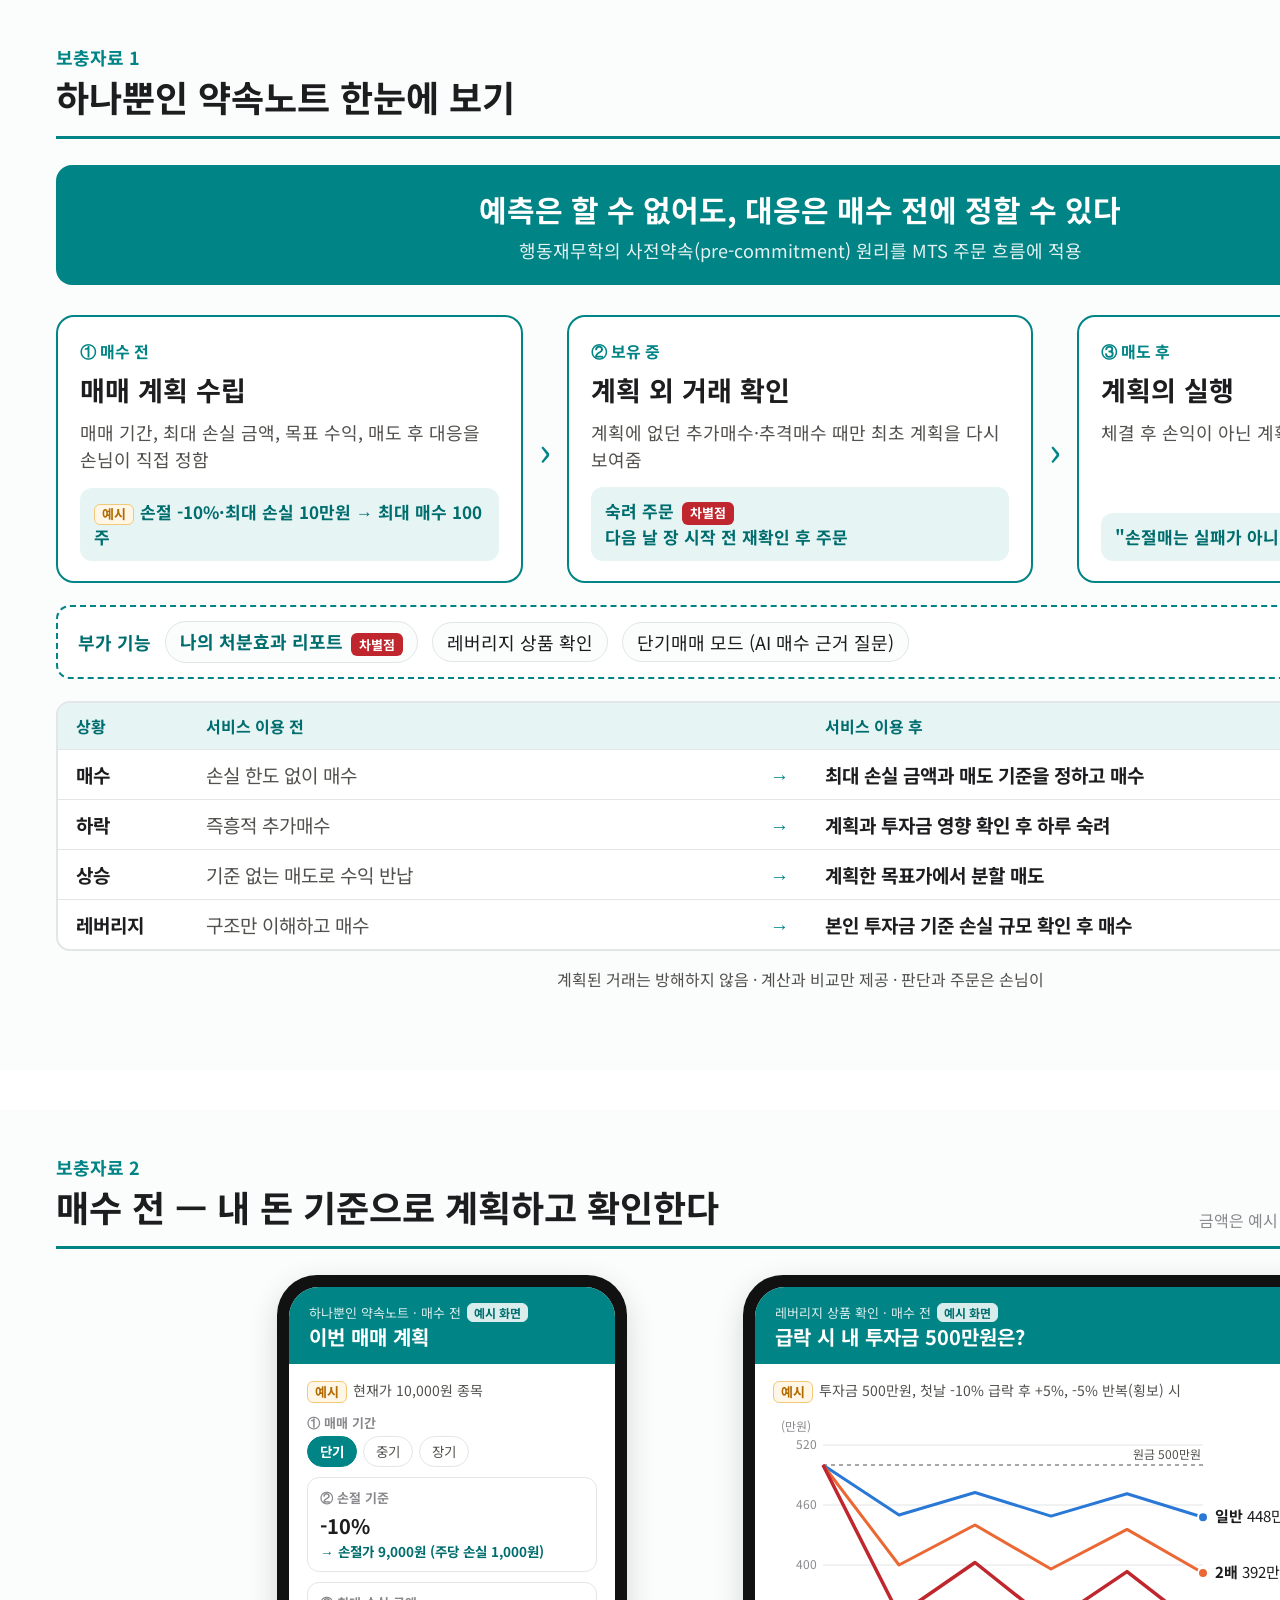
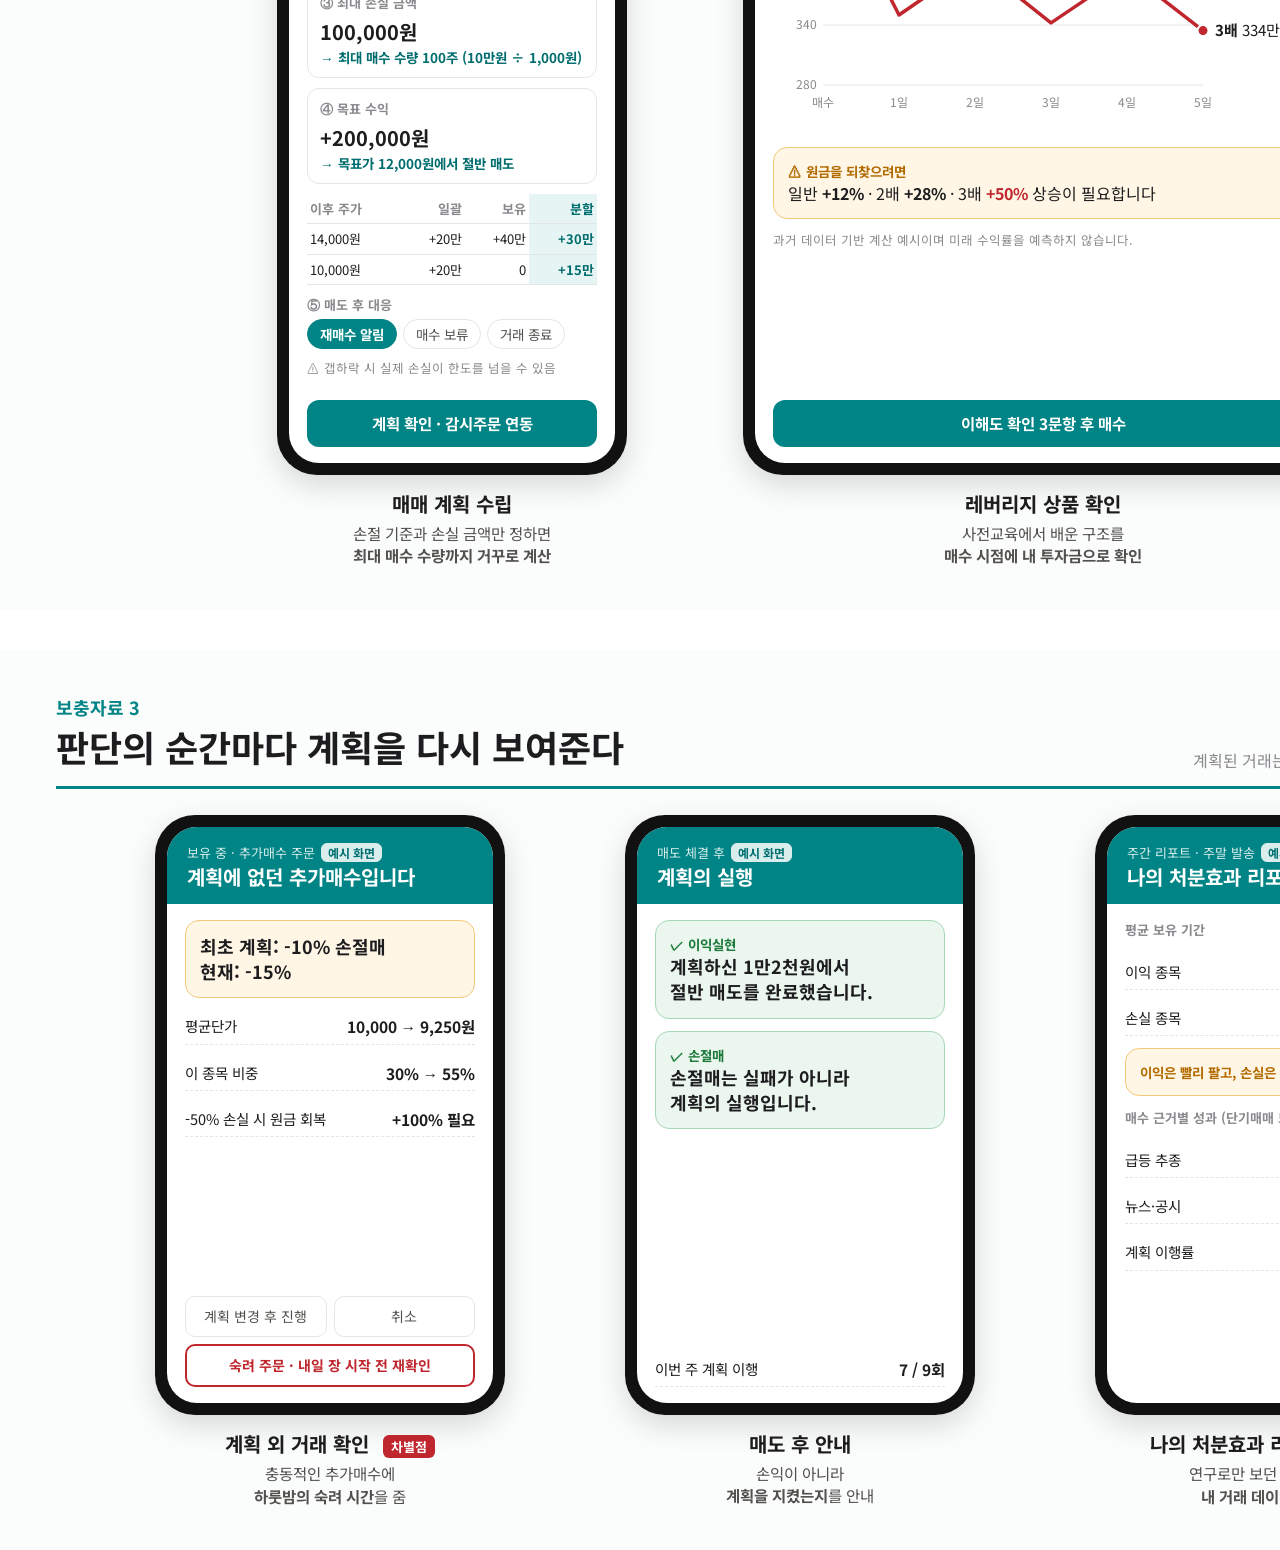
<file: contest/report/첨부이미지_v2.html>
<!DOCTYPE html>
<html lang="ko">
<head>
<meta charset="utf-8">
<style>
@font-face{font-family:"NotoKR";font-weight:400;src:url(fonts/noto-sans-kr-korean-400-normal.woff2) format("woff2");}
@font-face{font-family:"NotoKR";font-weight:700;src:url(fonts/noto-sans-kr-korean-700-normal.woff2) format("woff2");}
@font-face{font-family:"NotoKRL";font-weight:400;src:url(fonts/noto-sans-kr-latin-400-normal.woff2) format("woff2");}
@font-face{font-family:"NotoKRL";font-weight:700;src:url(fonts/noto-sans-kr-latin-700-normal.woff2) format("woff2");}
:root{--teal:#008485;--teal-d:#006d6e;--teal-l:#e6f4f4;--ink:#1d1d1f;--ink2:#52514e;--muted:#8a8a8e;--line:#e2e6e6;
  --s1:#2a78d6;--s2:#eb6834;--s3:#c0262d;--warn-bg:#fff6e5;--warn:#b26b00;--good-bg:#eaf6ee;--good:#1d7a3a;--new:#c0262d;}
*{box-sizing:border-box;}
body{margin:0;font-family:"NotoKRL","NotoKR",sans-serif;color:var(--ink);background:#fff;}
.sheet{width:1600px;height:1000px;padding:44px 56px;position:relative;background:#fbfcfc;overflow:hidden;}
.sheet+.sheet{margin-top:40px;}
.head{display:flex;justify-content:space-between;align-items:flex-end;border-bottom:3px solid var(--teal);padding-bottom:14px;margin-bottom:26px;}
.head h1{font-size:36px;margin:0;}
.head .no{font-size:18px;color:var(--teal);font-weight:700;}
.head .note{font-size:16px;color:var(--muted);}
.ex{display:inline-block;background:#fff;color:var(--teal-d);border:1.5px solid #fff;border-radius:6px;font-size:12px;font-weight:700;padding:0 6px;margin-left:6px;}
.exb{display:inline-block;background:var(--warn-bg);color:var(--warn);border:1.5px solid #f2c97a;border-radius:6px;font-size:13px;font-weight:700;padding:0 7px;margin-right:6px;vertical-align:middle;}
.virtual{position:absolute;right:56px;bottom:20px;font-size:14px;color:var(--muted);}
.new{display:inline-block;background:var(--new);color:#fff;font-size:13px;font-weight:700;border-radius:6px;padding:2px 8px;margin-left:8px;vertical-align:middle;}
/* image1 */
.banner{background:var(--teal);color:#fff;border-radius:16px;padding:22px 30px;text-align:center;margin-bottom:30px;}
.banner .m{font-size:30px;font-weight:700;}
.banner .s{font-size:18px;opacity:.9;margin-top:6px;}
.flow{display:flex;align-items:stretch;}
.step{flex:1;background:#fff;border:2.5px solid var(--teal);border-radius:18px;padding:22px 22px 20px;display:flex;flex-direction:column;}
.step .when{font-size:16px;color:var(--teal);font-weight:700;}
.step h3{font-size:27px;margin:6px 0 10px;}
.step .d{font-size:18px;color:var(--ink2);line-height:1.5;flex:1;}
.step .q{margin-top:14px;background:var(--teal-l);border-radius:12px;padding:12px 14px;font-size:17px;line-height:1.45;font-weight:700;color:var(--teal-d);}
.arrow{width:44px;display:flex;align-items:center;justify-content:center;font-size:40px;color:var(--teal);}
.addon{display:flex;align-items:center;gap:14px;margin-top:22px;background:#fff;border:2px dashed var(--teal);border-radius:14px;padding:14px 20px;font-size:18px;}
.addon b{color:var(--teal-d);white-space:nowrap;}
.chipx{border:1.5px solid var(--line);border-radius:999px;padding:6px 14px;background:#fbfcfc;}
.ba{width:100%;border-collapse:separate;border-spacing:0;margin-top:22px;font-size:19px;background:#fff;border:2px solid var(--line);border-radius:14px;overflow:hidden;}
.ba th,.ba td{padding:11px 18px;border-bottom:1px solid var(--line);text-align:left;}
.ba tr:last-child td{border-bottom:none;}
.ba th{background:var(--teal-l);color:var(--teal-d);font-size:16px;}
.ba td.k{font-weight:700;width:130px;}
.ba td.b{color:var(--ink2);width:38%;}
.ba td.ar{color:var(--teal);width:40px;text-align:center;font-weight:700;}
.ba td.a{font-weight:700;}
.foot{margin-top:16px;font-size:16px;color:var(--ink2);text-align:center;}
/* phones */
.phones{display:flex;gap:56px;justify-content:center;align-items:flex-start;}
.phone{width:350px;height:700px;border-radius:40px;background:#111;padding:12px;box-shadow:0 10px 30px rgba(0,0,0,.15);flex:none;}
.screen{width:100%;height:100%;border-radius:30px;background:#fff;overflow:hidden;display:flex;flex-direction:column;}
.bar{background:var(--teal);color:#fff;padding:16px 20px 13px;}
.bar .t{font-size:13px;opacity:.85;}
.bar .h{font-size:20px;font-weight:700;}
.body{padding:16px 18px;font-size:14.5px;line-height:1.5;flex:1;display:flex;flex-direction:column;gap:12px;}
.lbl{font-size:13px;color:var(--muted);font-weight:700;margin-bottom:4px;}
.chips{display:flex;gap:6px;flex-wrap:wrap;}
.chip{border:1.5px solid var(--line);border-radius:999px;padding:4px 12px;font-size:13.5px;color:var(--ink2);}
.chip.on{border-color:var(--teal);background:var(--teal);color:#fff;font-weight:700;}
.field{border:1.5px solid var(--line);border-radius:12px;padding:10px 12px;}
.field .v{font-size:20px;font-weight:700;}
.calc{font-size:13.5px;color:var(--teal-d);font-weight:700;}
.mini{width:100%;border-collapse:collapse;font-size:13px;}
.mini th,.mini td{border-bottom:1px solid var(--line);padding:5px 3px;text-align:right;}
.mini th:first-child,.mini td:first-child{text-align:left;}
.mini th{color:var(--muted);}
.mini .me{color:var(--teal-d);font-weight:700;background:var(--teal-l);}
.btn{background:var(--teal);color:#fff;text-align:center;border-radius:12px;padding:12px;font-weight:700;font-size:15.5px;margin-top:auto;}
.btn2{border:1.5px solid var(--line);text-align:center;border-radius:10px;padding:9px;font-size:14px;color:var(--ink2);}
.btn2.hl{border:2.5px solid var(--new);color:var(--new);font-weight:700;}
.btns{display:grid;grid-template-columns:1fr 1fr;gap:7px;margin-top:auto;}
.card{border-radius:14px;padding:13px 14px;}
.card.warn{background:var(--warn-bg);border:1.5px solid #f2c97a;}
.card.good{background:var(--good-bg);border:1.5px solid #a9d8b8;}
.card .ic{font-size:13.5px;font-weight:700;}
.card.warn .ic{color:var(--warn);}
.card.good .ic{color:var(--good);}
.big{font-size:18px;font-weight:700;line-height:1.4;}
.row{display:flex;justify-content:space-between;font-size:14.5px;padding:5px 0;border-bottom:1px dashed var(--line);}
.row b{font-size:15.5px;}
.note{font-size:12.5px;color:var(--muted);}
.capw{display:flex;flex-direction:column;align-items:center;width:430px;}
.cap{text-align:center;font-size:20px;font-weight:700;margin-top:14px;}
.capd{text-align:center;font-size:15.5px;color:var(--ink2);margin-top:4px;line-height:1.45;}
svg text{font-family:"NotoKRL","NotoKR",sans-serif;}
</style>
</head>
<body>

<!-- ================= 첨부 1: 한눈에 보는 서비스 ================= -->
<div class="sheet" id="img1" style="height:1070px">
  <div class="head"><div><div class="no">보충자료 1</div><h1>하나뿐인 약속노트 한눈에 보기</h1></div><div class="note">신청한 손님만 이용하는 선택형 서비스</div></div>
  <div class="banner"><div class="m">예측은 할 수 없어도, 대응은 매수 전에 정할 수 있다</div><div class="s">행동재무학의 사전약속(pre-commitment) 원리를 MTS 주문 흐름에 적용</div></div>
  <div class="flow">
    <div class="step"><div class="when">① 매수 전</div><h3>매매 계획 수립</h3>
      <div class="d">매매 기간, 최대 손실 금액, 목표 수익, 매도 후 대응을 손님이 직접 정함</div>
      <div class="q"><span class="exb">예시</span>손절 -10%·최대 손실 10만원 → 최대 매수 100주</div></div>
    <div class="arrow">›</div>
    <div class="step"><div class="when">② 보유 중</div><h3>계획 외 거래 확인</h3>
      <div class="d">계획에 없던 추가매수·추격매수 때만 최초 계획을 다시 보여줌</div>
      <div class="q">숙려 주문<span class="new">차별점</span><br>다음 날 장 시작 전 재확인 후 주문</div></div>
    <div class="arrow">›</div>
    <div class="step"><div class="when">③ 매도 후</div><h3>계획의 실행</h3>
      <div class="d">체결 후 손익이 아닌 계획 이행 여부를 안내함</div>
      <div class="q">"손절매는 실패가 아니라 계획의 실행입니다."</div></div>
  </div>
  <div class="addon"><b>부가 기능</b>
    <span class="chipx"><b>나의 처분효과 리포트</b><span class="new">차별점</span></span>
    <span class="chipx">레버리지 상품 확인</span>
    <span class="chipx">단기매매 모드 (AI 매수 근거 질문)</span>
  </div>
  <table class="ba">
    <tr><th>상황</th><th>서비스 이용 전</th><th></th><th>서비스 이용 후</th></tr>
    <tr><td class="k">매수</td><td class="b">손실 한도 없이 매수</td><td class="ar">→</td><td class="a">최대 손실 금액과 매도 기준을 정하고 매수</td></tr>
    <tr><td class="k">하락</td><td class="b">즉흥적 추가매수</td><td class="ar">→</td><td class="a">계획과 투자금 영향 확인 후 하루 숙려</td></tr>
    <tr><td class="k">상승</td><td class="b">기준 없는 매도로 수익 반납</td><td class="ar">→</td><td class="a">계획한 목표가에서 분할 매도</td></tr>
    <tr><td class="k">레버리지</td><td class="b">구조만 이해하고 매수</td><td class="ar">→</td><td class="a">본인 투자금 기준 손실 규모 확인 후 매수</td></tr>
  </table>
  <div class="foot">계획된 거래는 방해하지 않음 · 계산과 비교만 제공 · 판단과 주문은 손님이</div>
  <div class="virtual">※ 서비스 구조 예시 (가상)</div>
</div>

<!-- ================= 첨부 2: 매수 전 화면 ================= -->
<div class="sheet" id="img2" style="height:1100px"><style>#img2 .phone{height:800px}</style>
  <div class="head"><div><div class="no">보충자료 2</div><h1>매수 전 — 내 돈 기준으로 계획하고 확인한다</h1></div><div class="note">금액은 예시 · 1만원 종목 100주 / 레버리지 500만원</div></div>
  <div class="phones">
    <div class="capw"><div class="phone"><div class="screen">
      <div class="bar"><div class="t">하나뿐인 약속노트 · 매수 전<span class="ex">예시 화면</span></div><div class="h">이번 매매 계획</div></div>
      <div class="body" style="gap:10px">
        <div style="font-size:14px;color:var(--ink2)"><span class="exb">예시</span>현재가 10,000원 종목</div>
        <div><div class="lbl">① 매매 기간</div><div class="chips"><span class="chip on">단기</span><span class="chip">중기</span><span class="chip">장기</span></div></div>
        <div class="field"><div class="lbl">② 손절 기준</div><div class="v">-10%</div><div class="calc">→ 손절가 9,000원 (주당 손실 1,000원)</div></div>
        <div class="field"><div class="lbl">③ 최대 손실 금액</div><div class="v">100,000원</div><div class="calc">→ 최대 매수 수량 100주 (10만원 ÷ 1,000원)</div></div>
        <div class="field"><div class="lbl">④ 목표 수익</div><div class="v">+200,000원</div><div class="calc">→ 목표가 12,000원에서 절반 매도</div></div>
        <table class="mini"><tr><th>이후 주가</th><th>일괄</th><th>보유</th><th class="me">분할</th></tr>
          <tr><td>14,000원</td><td>+20만</td><td>+40만</td><td class="me">+30만</td></tr>
          <tr><td>10,000원</td><td>+20만</td><td>0</td><td class="me">+15만</td></tr></table>
        <div><div class="lbl">⑤ 매도 후 대응</div><div class="chips"><span class="chip on">재매수 알림</span><span class="chip">매수 보류</span><span class="chip">거래 종료</span></div></div>
        <div class="note">⚠ 갭하락 시 실제 손실이 한도를 넘을 수 있음</div>
        <div class="btn">계획 확인 · 감시주문 연동</div>
      </div></div></div>
      <div class="cap">매매 계획 수립</div><div class="capd">손절 기준과 손실 금액만 정하면<br><b>최대 매수 수량까지 거꾸로 계산</b></div></div>

    <div class="capw" style="width:640px"><div class="phone" style="width:600px"><div class="screen">
      <div class="bar"><div class="t">레버리지 상품 확인 · 매수 전<span class="ex">예시 화면</span></div><div class="h">급락 시 내 투자금 500만원은?</div></div>
      <div class="body">
        <div style="font-size:14px;color:var(--ink2)"><span class="exb">예시</span>투자금 500만원, 첫날 -10% 급락 후 +5%, -5% 반복(횡보) 시</div>
        <svg width="560" height="320" viewBox="0 0 560 320" role="img" aria-label="1배, 2배, 3배 투자금 변화">
          <g stroke="#e2e6e6" stroke-width="1"><line x1="50" y1="30" x2="430" y2="30"/><line x1="50" y1="90" x2="430" y2="90"/><line x1="50" y1="150" x2="430" y2="150"/><line x1="50" y1="210" x2="430" y2="210"/><line x1="50" y1="270" x2="430" y2="270"/></g>
          <g font-size="12" fill="#8a8a8e" text-anchor="end"><text x="44" y="34">520</text><text x="44" y="94">460</text><text x="44" y="154">400</text><text x="44" y="214">340</text><text x="44" y="274">280</text></g>
          <text x="8" y="16" font-size="12" fill="#8a8a8e">(만원)</text>
          <line x1="50" y1="50" x2="430" y2="50" stroke="#52514e" stroke-width="1.2" stroke-dasharray="4 4"/>
          <text x="428" y="44" font-size="12" fill="#52514e" text-anchor="end">원금 500만원</text>
          <g font-size="12" fill="#8a8a8e" text-anchor="middle"><text x="50" y="292">매수</text><text x="126" y="292">1일</text><text x="202" y="292">2일</text><text x="278" y="292">3일</text><text x="354" y="292">4일</text><text x="430" y="292">5일</text></g>
          <!-- y = 270 - (v-280) -->
          <polyline fill="none" stroke="#2a78d6" stroke-width="3" stroke-linejoin="round" points="50,50 126,100 202,77.5 278,101.1 354,78.7 430,102.2"/>
          <polyline fill="none" stroke="#eb6834" stroke-width="3" stroke-linejoin="round" points="50,50 126,150 202,110 278,154 354,114.4 430,158"/>
          <polyline fill="none" stroke="#c0262d" stroke-width="3.5" stroke-linejoin="round" points="50,50 126,200 202,147.5 278,207.9 354,156.6 430,215.6"/>
          <circle cx="430" cy="102.2" r="5" fill="#2a78d6" stroke="#fff" stroke-width="2"/><circle cx="430" cy="158" r="5" fill="#eb6834" stroke="#fff" stroke-width="2"/><circle cx="430" cy="215.6" r="5.5" fill="#c0262d" stroke="#fff" stroke-width="2"/>
          <g font-size="15" fill="#1d1d1f"><text x="442" y="107"><tspan font-weight="700">일반</tspan> 448만원</text><text x="442" y="163"><tspan font-weight="700">2배</tspan> 392만원</text><text x="442" y="221"><tspan font-weight="700">3배</tspan> 334만원</text></g>
        </svg>
        <div class="card warn"><div class="ic">⚠ 원금을 되찾으려면</div><div style="font-size:16px">일반 <b>+12%</b> · 2배 <b>+28%</b> · 3배 <b style="color:var(--s3)">+50%</b> 상승이 필요합니다</div></div>
        <div class="note">과거 데이터 기반 계산 예시이며 미래 수익률을 예측하지 않습니다.</div>
        <div class="btn">이해도 확인 3문항 후 매수</div>
      </div></div></div>
      <div class="cap">레버리지 상품 확인</div><div class="capd">사전교육에서 배운 구조를<br><b>매수 시점에 내 투자금으로 확인</b></div></div>
  </div>
  <div class="virtual">※ 화면 예시 (가상)</div>
</div>

<!-- ================= 첨부 3: 보유 중 · 매도 후 · 주간 ================= -->
<div class="sheet" id="img3" style="height:900px"><style>#img3 .phone{height:600px}</style>
  <div class="head"><div><div class="no">보충자료 3</div><h1>판단의 순간마다 계획을 다시 보여준다</h1></div><div class="note">계획된 거래는 방해하지 않고, 계획 외 거래에만 한 번</div></div>
  <div class="phones" style="gap:40px">
    <div class="capw"><div class="phone"><div class="screen">
      <div class="bar"><div class="t">보유 중 · 추가매수 주문<span class="ex">예시 화면</span></div><div class="h">계획에 없던 추가매수입니다</div></div>
      <div class="body">
        <div class="card warn"><div class="big">최초 계획: -10% 손절매<br>현재: -15%</div></div>
        <div class="row"><span>평균단가</span><b>10,000 → 9,250원</b></div>
        <div class="row"><span>이 종목 비중</span><b>30% → 55%</b></div>
        <div class="row"><span>-50% 손실 시 원금 회복</span><b>+100% 필요</b></div>
        <div class="btns"><div class="btn2">계획 변경 후 진행</div><div class="btn2">취소</div>
          <div class="btn2 hl" style="grid-column:1 / span 2">숙려 주문 · 내일 장 시작 전 재확인</div></div>
      </div></div></div>
      <div class="cap">계획 외 거래 확인 <span class="new">차별점</span></div><div class="capd">충동적인 추가매수에<br><b>하룻밤의 숙려 시간</b>을 줌</div></div>

    <div class="capw"><div class="phone"><div class="screen">
      <div class="bar"><div class="t">매도 체결 후<span class="ex">예시 화면</span></div><div class="h">계획의 실행</div></div>
      <div class="body">
        <div class="card good"><div class="ic">✓ 이익실현</div><div class="big">계획하신 1만2천원에서<br>절반 매도를 완료했습니다.</div></div>
        <div class="card good"><div class="ic">✓ 손절매</div><div class="big">손절매는 실패가 아니라<br>계획의 실행입니다.</div></div>
        <div class="row" style="margin-top:auto"><span>이번 주 계획 이행</span><b>7 / 9회</b></div>
      </div></div></div>
      <div class="cap">매도 후 안내</div><div class="capd">손익이 아니라<br><b>계획을 지켰는지</b>를 안내</div></div>

    <div class="capw"><div class="phone"><div class="screen">
      <div class="bar"><div class="t">주간 리포트 · 주말 발송<span class="ex">예시 화면</span></div><div class="h">나의 처분효과 리포트</div></div>
      <div class="body">
        <div class="lbl">평균 보유 기간</div>
        <div class="row"><span>이익 종목</span><b>2일</b></div>
        <div class="row"><span>손실 종목</span><b style="color:var(--s3)">23일</b></div>
        <div class="card warn"><div class="ic">이익은 빨리 팔고, 손실은 오래 들고 있어요</div></div>
        <div class="lbl">매수 근거별 성과 (단기매매 모드)</div>
        <div class="row"><span>급등 추종</span><b>10건 중 2건 수익</b></div>
        <div class="row"><span>뉴스·공시</span><b>8건 중 5건 수익</b></div>
        <div class="row"><span>계획 이행률</span><b>78%</b></div>
      </div></div></div>
      <div class="cap">나의 처분효과 리포트 <span class="new">차별점</span></div><div class="capd">연구로만 보던 처분효과를<br><b>내 거래 데이터로 확인</b></div></div>
  </div>
  <div class="virtual">※ 화면 예시 (가상) · 숫자는 계산 예시</div>
</div>

</body>
</html>
</file>
<file: css/style.css>
* { box-sizing: border-box; }

html, body {
  margin: 0;
  height: 100%;
  background: #0f1217;
  color: #d1d4dc;
  font-family: -apple-system, BlinkMacSystemFont, "Apple SD Gothic Neo", "Malgun Gothic", sans-serif;
  font-size: 13px;
}

body { display: flex; flex-direction: column; }

.toolbar {
  display: flex;
  flex-wrap: wrap;
  align-items: center;
  gap: 10px 16px;
  padding: 8px 12px;
  border-bottom: 1px solid #222731;
  background: #151922;
}

.brand { font-weight: 700; font-size: 15px; }

.group { display: flex; align-items: center; gap: 4px; }

input#symbol, select {
  background: #0f1217;
  color: inherit;
  border: 1px solid #2a2f3a;
  border-radius: 6px;
  padding: 5px 8px;
  font: inherit;
}
input#symbol { width: 120px; text-transform: uppercase; font-weight: 600; }

button {
  background: transparent;
  color: inherit;
  border: 1px solid transparent;
  border-radius: 6px;
  padding: 5px 9px;
  font: inherit;
  cursor: pointer;
}
button:hover { background: #222731; }
button.active { background: #2962ff; color: #fff; }

.indicators { flex-wrap: wrap; gap: 4px 12px; }
.indicators label { cursor: pointer; user-select: none; white-space: nowrap; }

.status { margin-left: auto; font-size: 12px; color: #8a8f9c; }
.status.live::before { content: "●"; color: #26a69a; margin-right: 4px; }
.status.sample::before { content: "●"; color: #f0b90b; margin-right: 4px; }

.legend {
  padding: 6px 12px;
  font-size: 12px;
  min-height: 26px;
  color: #b2b5be;
}
.legend b { color: #fff; margin-right: 8px; }
.legend .up { color: #26a69a; }
.legend .down { color: #ef5350; }
.legend span { margin-right: 10px; }

#panes { flex: 1; display: flex; flex-direction: column; min-height: 0; }

.pane { position: relative; border-top: 1px solid #222731; }
.pane.main { flex: 3; min-height: 200px; }
.pane.sub { flex: 1; min-height: 100px; }
.pane.hidden { display: none; }

.pane-title {
  position: absolute;
  top: 4px;
  left: 8px;
  z-index: 2;
  font-size: 11px;
  color: #8a8f9c;
  pointer-events: none;
}
</file>
